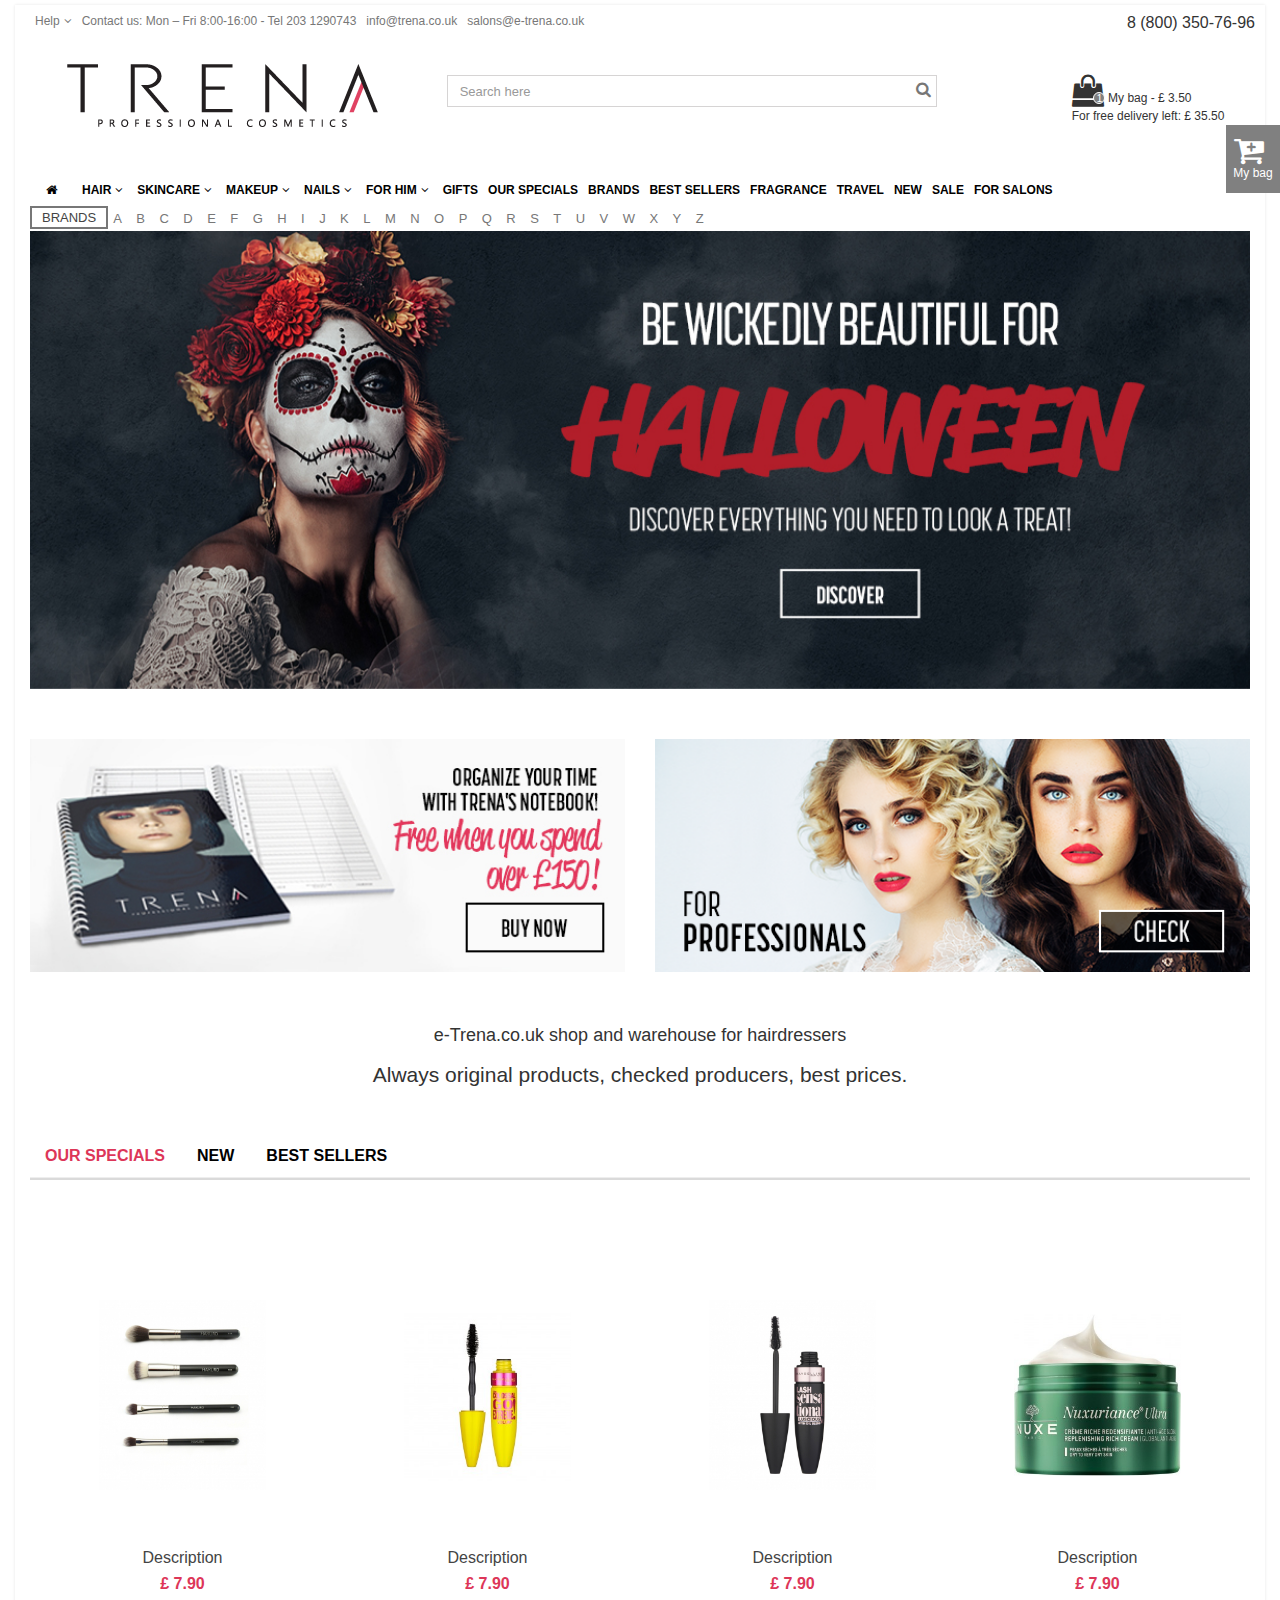
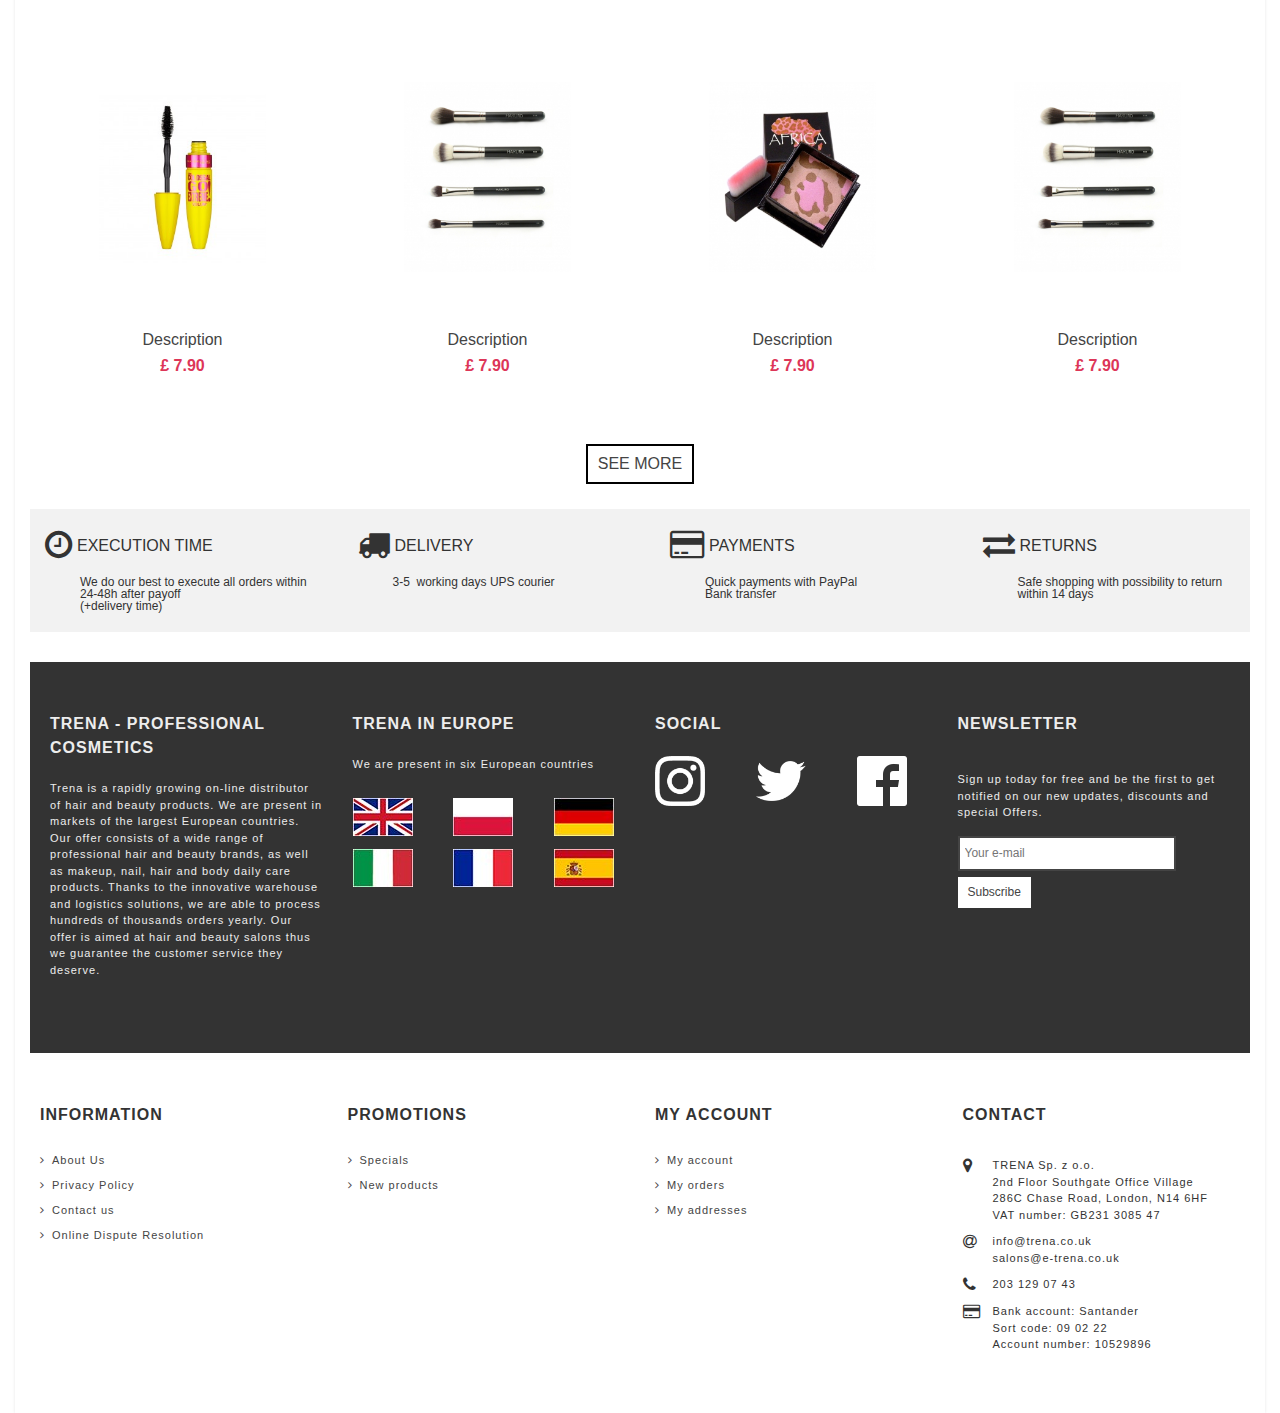
<file: index.html>
<!DOCTYPE html>
<html lang="en">
<head>
    <meta charset="UTF-8">
    <title>Title</title>
    <meta name="viewport" content="width=device-width, initial-scale=1">
    <link href="trena/skin/bootstrap.min.css" rel="stylesheet"/>
    <link href="trena/skin/fonts/bootstrap/bootstrap-social.css" rel="stylesheet"/>
    <link href="trena/skin/css/font-awesome.css" rel="stylesheet"/>
    <link href="trena/skin/css/font-awesome.min.css" rel="stylesheet"/>
    <link rel="stylesheet"
          href="trena/skin/js/OwlCarousel2-2.2.1/docs/assets/owlcarousel/assets/owl.carousel.min.css"/>
    <link rel="stylesheet"
          href="trena/skin/js/OwlCarousel2-2.2.1/docs/assets/owlcarousel/assets/owl.theme.default.css"/>
    <link rel="stylesheet"
          href="trena/skin/js/OwlCarousel2-2.2.1/docs_src/assets/css/animate.css"/>
    <!--<link href="trena/sass/styles.css" rel="stylesheet" type="text/css"/>-->
    <link href="trena/stylesheets/screen.css" rel="stylesheet" type="text/css"/>
    <link href="trena/stylesheets/print.css" rel="stylesheet" type="text/css"/>
    <!--[if IE]>
    <link href="trena/stylesheets/ie.css" media="screen, projection" rel="stylesheet" type="text/css"/>
    <![endif]-->
    <!--<link href="/stylesheets/styles.css" rel="stylesheet" type="text/css"/>-->
    <link href="trena/sass/styles.css" rel="stylesheet" type="text/css"/>
</head>
<body id="site-index" class="container" onscroll="fixedMainMenu()">
<div id="modal"></div>
<header>
    <div class="element_to_pop_up">
        <a class="b-close close_popup"><i class="fa fa-remove"></i></a>
        <div class="popup_cart_block">
            <div class="cart_block_list">
                <div class="products">
                    <div data-id="cart_block_product" class="clearfix">
                        <a class="cart_images" href="#" title="Maybelline Rocket Volume Express 9.6 ml"><img
                                src="trena/skin/images/products/mascara-colossal-volum-express-go-extreme-maybelline-noir.jpg"
                                alt="Maybelline Rocket Volume Express 9.6 ml"></a>
                        <a class="cart_block_product_name" href="#" title="Maybelline Rocket Volume Express 9.6 ml">Maybelline
                            Rocket Volume Express 9.6 ml</a>
                    </div>
                </div>
                <div id="pro_added_success" class="success">Product successfully added to your shopping cart</div>

                <div class="layer_details">
                    <div class="layer_popup_cart">
                        <span>There are&nbsp;<span>1&nbsp;</span>products in your cart.</span>
                    </div>
                    <div class="layer_popup_cart">
                        <span>Total products&nbsp;(tax incl.)</span>
                        <span class="cart_price">£ 77.61</span>
                    </div>
                    <div class="layer_popup_cart">
                        <span>Total with shipping&nbsp;(tax incl.)</span>
                        <span class="cart_price">£ 77.61</span>
                    </div>
                </div>
                <div class="buttons_container row">
                    <div class="col-xxs-12 col-xs-12 col-md-6">
            <span class="btn btn-default btn-bootstrap b-close" title="Back">
                Back
            </span>
                    </div>
                    <div class="col-xxs-12 col-xs-12 col-md-6 btn_checkout_container">
                        <a class="btn btn-default btn-bootstrap" href="trena/Pages/product-details-page.html"
                           title="Proceed to checkout" rel="nofollow">
                            Checkout
                        </a>
                    </div>
                </div>
            </div>
        </div>
    </div>
    <!-- /Element to pop up -->
    <!-- Contact us top header -->
    <section class="row top_information_links">
        <ul class="menu info_block hidden-xs hidden-sm">
            <li><h2>Help<i class="fa fa-angle-down" aria-hidden="true"></i></h2>
                <ul class="submenu">
                    <li class="border_bottom_links"><a href='trena/Pages/returns-payment-delivery.html'>Returns &
                        Payment Delivery</a></li>
                    <li><a href='trena/Pages/contact-us.html'>Contact us</a></li>
                </ul>
            </li>
        </ul>
        <ul class="info_block hidden-xs hidden-sm">
            <li><a href="#">Contact us: Mon – Fri 8:00-16:00 - Tel 203
                1290743</a></li>
        </ul>
        <ul class="info_block hidden-xs hidden-sm">
            <li><a href="#">info@trena.co.uk</a></li>
        </ul>
        <ul class="info_block">
            <li><a href="#">salons@e-trena.co.uk</a></li>
        </ul>
        <div class="phone-number">8 (800) 350-76-96</div>
    </section>
    <!-- middle header container (logo, search, my bag) -->
    <section class="middle_container">
        <div class="row">
            <div class="logo_left col-md-4 text-center">
                <a class="logo_brand" href="#"><img
                        src="trena/skin/images/e-trenacouk-1451293131-6.jpg" alt="Trena"/></a>
            </div>
            <!-- Mobile navigition menu -->
            <div class="mob_menu hidden-md hidden-lg col-sm-4 col-xs-4">
                <div id="mySidenav" class="sidenav">
                    <a href="#" class="closebtn" onclick="closeNav()"><i class="fa fa-angle-left"></i></a>
                    <aside class="column_block mobile_main_sidebar">
                        <h3 class="title_block"><span>Menu</span></h3>
                        <!--menu 2 -->
                        <div class="block_mob_content_menu">
                            <div class="group_list_mobile">
                                <a href="#open_group_list_2_1r" class="list_group_item open_close"
                                   data-toggle="collapse">
                                    Hair
                                    <i class="fa fa-plus "></i>
                                </a>
                                <!--submenu 2-1 -->
                                <div class="group_box_list collapse" id="open_group_list_2_1r">
                                    <a href="#open_submenu2_2r" data-toggle="collapse" class="open_close">
                                        Shampoos<i class="fa fa-plus "></i></a>
                                    <!--submenu 2-2 -->
                                    <div class="collapse open_indoor" id="open_submenu2_2r">
                                        <a href="#open_submenu2_3r" data-toggle="collapse" class="open_close">
                                            Conditioners<i class="fa fa-plus "></i>
                                        </a>
                                    </div>
                                    <!--submenu 2-3 -->
                                    <div class="collapse open_submenu_lvl3" id="open_submenu2_3r">
                                        <a href="#"><p>Product</p></a>
                                        <a href="#"><p>Product</p></a>
                                        <a href="#"><p>Product</p></a>
                                    </div>
                                </div>
                            </div>
                        </div>
                        <!--menu 3 -->
                        <div class="block_mob_content_menu">
                            <div class="group_list_mobile">
                                <a href="#open_group_list_3_1b" class="list_group_item open_close"
                                   data-toggle="collapse">
                                    Skincare
                                    <i class="fa fa-plus "></i>
                                </a>
                                <!--submenu 3-1 -->
                                <div class="group_box_list collapse" id="open_group_list_3_1b">
                                    <a href="#open_submenu3_2b" data-toggle="collapse" class="open_close">
                                        Make-up Removal<i class="fa fa-plus "></i></a>
                                    <!--submenu 3-2 -->
                                    <div class="collapse open_indoor" id="open_submenu3_2b">
                                        <a href="#open_submenu3_3b" data-toggle="collapse" class="open_close">
                                            Sets<i class="fa fa-plus "></i>
                                        </a>
                                    </div>
                                    <!--submenu 3-3 -->
                                    <div class="collapse open_submenu_lvl3" id="open_submenu3_3b">
                                        <a href="#"><p>Product</p></a>
                                        <a href="#"><p>Product</p></a>
                                        <a href="#"><p>Product</p></a>
                                    </div>
                                </div>
                            </div>
                        </div>
                    </aside>
                </div>
                <span class="mobile_menu_btn" onclick="openNav()">&#9776;
                    Menu</span>
            </div>

            <div class="header_top_right col-md-5 col-sm-4 col-xs-5">
                <form class="stylish-input-group">
                    <input type="text"
                           class="form-control search_field_header"
                           placeholder="Search here"/>
                    <button type="submit"
                            name="submit_search"
                            class="button-search button_search_header">
                        <i class="fa fa-search"></i></button>
                </form>
            </div>

            <div id="top_my_bag" class="top_my_bag col-sm-3 col-md-offset-1 col-md-2 col-xs-3">
                <!-- popup my bag -->
                <div class="popup_my_bag info_block hidden-xs hidden-sm">
                    <div class="popup_content_my_bag">
                        <div class="cart_block">
                            <div class="cart_block_list">
                                <div class="products">
                                    <div data-id="cart_block_product" class="clearfix">
                                        <a class="cart_images"
                                           href="#" title="Maybelline Rocket Volume Express 9.6 ml"><img
                                                src="trena/skin/images/products/mascara-colossal-volum-express-go-extreme-maybelline-noir.jpg"
                                                alt="Maybelline Rocket Volume Express 9.6 ml"></a>

                                        <span class="quantity_formated"><span class="quantity">1</span>x</span><a
                                            class="cart_block_product_name" href="#"
                                            title="Maybelline Rocket Volume Express 9.6 ml">Maybelline Rocket...</a>
                                        <span class="price_mob_cart">£ 6.99<i class="fa fa-remove"></i></span>
                                    </div>
                                </div>

                                <div class="cart_prices">
                                    <div class="cart_prices_line first-line">
                                        <span class="price_mob_cart">£ 5.35</span>
                                        <span>Shipping</span>
                                    </div>

                                    <div class="cart_prices_line">
                                        <span class="price_mob_cart">£ 2.06</span>
                                        <span>Tax</span>
                                    </div>

                                    <div class="cart_prices_line last-line">
                                        <span class="price_mob_cart cart_block_total">£ 12.34</span>
                                        <span>Total</span>
                                    </div>
                                    <p>Prices are tax included</p>
                                </div>
                                <div class="row">
                                    <div class="col-xs-6">
                                        <a class="btn_mob_cart btn_site_default"
                                           href="trena/Pages/product-details-page.html" title="Checkout" rel="nofollow">
                                            Checkout</a>
                                    </div>
                                </div>
                            </div>
                        </div>
                    </div>

                </div>
                <!-- /popup my bag -->
                <div class="quantity_bag"><span class="quantity_number">1</span></div>
                <i class="fa fa-shopping-bag fa-2x" aria-hidden="true"></i>
                <span class="sum_in_bag">My bag - £ 3.50</span><br>
                <span class="sum_in_bag">For free delivery left: £ 35.50</span>
            </div>

            <div class="right_bag_wrap hidden-sm">
                <a class="right_fix_shop_cart open_bt" href="#" onclick="openCart()">
                    <i class="fa fa-cart-plus fa-2x" aria-hidden="true"></i>
                    <p>My bag</p>
                </a>
            </div>
            <div id="myCart" class="sidenav_cart">
                <a href="#" class="closebtn" onclick="closeCart()"><i class="fa fa-angle-right"></i></a>

                <div class="st_menu_title">
                    <h3 class="">Shopping bag</h3>
                    <a href="#" class="close_right_side_cart"></a>
                </div>
                <div class="cart_block">
                    <div class="cart_block_list">
                        <div class="products">
                            <div data-id="cart_block_product" class="clearfix">
                                <a class="cart_images"
                                   href="#" title="Maybelline Rocket Volume Express 9.6 ml"><img
                                        src="trena/skin/images/products/mascara-colossal-volum-express-go-extreme-maybelline-noir.jpg"
                                        alt="Maybelline Rocket Volume Express 9.6 ml"></a>

                                <span class="quantity_formated"><span class="quantity">1</span>x</span><a
                                    class="cart_block_product_name" href="#"
                                    title="Maybelline Rocket Volume Express 9.6 ml">Maybelline Rocket...</a>
                                <span class="price_mob_cart">£ 6.99<i class="fa fa-remove"></i></span>
                            </div>
                        </div>

                        <div class="cart_prices">
                            <div class="cart_prices_line first-line">
                                <span class="price_mob_cart">£ 5.35</span>
                                <span>Shipping</span>
                            </div>

                            <div class="cart_prices_line">
                                <span class="price_mob_cart">£ 2.06</span>
                                <span>Tax</span>
                            </div>

                            <div class="cart_prices_line last-line">
                                <span class="price_mob_cart cart_block_total ajax_block_cart_total">£ 12.34</span>
                                <span>Total</span>
                            </div>
                            <p>Prices are tax included</p>
                        </div>
                        <div class="shopping_bag_btns_container row">
                            <div class="col-xxs-6 col-xs-6 col-md-6">
                                <a href="#" onclick="closeCart()" class="btn btn_site_default mob_btn_shopping_cart b-close"
                                   title="Back">Back</a>
                            </div>
                            <div class="col-xxs-6 col-xs-6 col-md-6">
                                <a class="btn btn_site_default mob_btn_shopping_cart"
                                   href="trena/Pages/product-details-page.html"
                                   title="Proceed to checkout" rel="nofollow">Checkout</a>
                            </div>
                        </div>
                    </div>
                </div>
            </div>
        </div>
    </section><!--/middle header container-->

    <div class="row nav_container">
        <!-- desktop main Menu -->
        <nav id="navbar" class="col-md-12 nav_bar_menu hidden-sm hidden-xs">
            <ul class="elem_menu menu">
                <li><a href="#"><i class="fa fa-home icon_home"></i></a>

                    <!-- dropdown submenu for main menu -->

                    <div id="float_wind" class="row col-md-12 float_main_menu">
                        <div class="col-md-2">
                            <div class="float_menu_block">
                                <ul class="mu_level_1">
                                    <li class="ml_level_1">
                                        <a href="#" title="Hair Care" class="ma_level_1 ma_item title_block">Hair
                                            Care</a>
                                        <ul class="mu_level_2">
                                            <li class="ml_level_2">
                                                <a href="trena/Pages/products-page.html" title="Shampoos"
                                                   class="ma_level_2 ma_item ">Shampoos</a>
                                            </li>
                                            <li class="ml_level_2">
                                                <a href="trena/Pages/products-page.html" title="Conditioners"
                                                   class="ma_level_2 ma_item ">Conditioners</a>
                                            </li>
                                            <li class="ml_level_2">
                                                <a href="trena/Pages/products-page.html" title="Masks"
                                                   class="ma_level_2 ma_item ">Masks</a>
                                            </li>
                                            <li class="ml_level_2">
                                                <a href="trena/Pages/products-page.html" title="Treatments"
                                                   class="ma_level_2 ma_item ">Treatments</a>
                                            </li>
                                            <li class="ml_level_2">
                                                <a href="trena/Pages/products-page.html" title="Oils"
                                                   class="ma_level_2 ma_item ">Oils</a>
                                            </li>
                                            <li class="ml_level_2">
                                                <a href="trena/Pages/products-page.html" title="Silks and Serums "
                                                   class="ma_level_2 ma_item ">Silks
                                                    and Serums </a>
                                            </li>
                                            <li class="ml_level_2">
                                                <a href="trena/Pages/products-page.html" title="Fluids and Tonics"
                                                   class="ma_level_2 ma_item ">Fluids
                                                    and Tonics</a>
                                            </li>
                                            <li class="ml_level_2">
                                                <a href="trena/Pages/products-page.html" title="Care Sets"
                                                   class="ma_level_2 ma_item ">Care Sets</a>
                                            </li>
                                        </ul>
                                    </li>
                                </ul>
                            </div>
                        </div>
                        <div class="col-md-2">
                            <div class="float_menu_block">
                                <ul class="mu_level_1">
                                    <li class="ml_level_1">
                                        <a href="#" title="Hair Care" class="ma_level_1 ma_item title_block">Hair
                                            Care</a>
                                        <ul class="mu_level_2">
                                            <li class="ml_level_2">
                                                <a href="trena/Pages/products-page.html" title="Shampoos"
                                                   class="ma_level_2 ma_item ">Shampoos</a>
                                            </li>
                                            <li class="ml_level_2">
                                                <a href="trena/Pages/products-page.html" title="Conditioners"
                                                   class="ma_level_2 ma_item ">Conditioners</a>
                                            </li>
                                            <li class="ml_level_2">
                                                <a href="trena/Pages/products-page.html" title="Masks"
                                                   class="ma_level_2 ma_item ">Masks</a>
                                            </li>
                                            <li class="ml_level_2">
                                                <a href="trena/Pages/products-page.html" title="Oils"
                                                   class="ma_level_2 ma_item ">Oils</a>
                                            </li>
                                            <li class="ml_level_2">
                                                <a href="trena/Pages/products-page.html" title="Silks and Serums "
                                                   class="ma_level_2 ma_item ">Silks
                                                    and Serums </a>
                                            </li>
                                            <li class="ml_level_2">
                                                <a href="trena/Pages/products-page.html" title="Fluids and Tonics"
                                                   class="ma_level_2 ma_item ">Fluids
                                                    and Tonics</a>
                                            </li>
                                            <li class="ml_level_2">
                                                <a href="trena/Pages/products-page.html" title="Care Sets"
                                                   class="ma_level_2 ma_item ">Care Sets</a>
                                            </li>
                                        </ul>
                                    </li>
                                </ul>
                            </div>
                        </div>
                        <div class="col-md-2">
                            <div class="float_menu_block">
                                <ul class="mu_level_1">
                                    <li class="ml_level_1">
                                        <a href="#" title="Hair Care" class="ma_level_1 ma_item title_block">Hair
                                            Care</a>
                                        <ul class="mu_level_2">
                                            <li class="ml_level_2">
                                                <a href="trena/Pages/products-page.html" title="Shampoos"
                                                   class="ma_level_2 ma_item ">Shampoos</a>
                                            </li>
                                            <li class="ml_level_2">
                                                <a href="trena/Pages/products-page.html" title="Conditioners"
                                                   class="ma_level_2 ma_item ">Conditioners</a>
                                            </li>
                                            <li class="ml_level_2">
                                                <a href="trena/Pages/products-page.html" title="Masks"
                                                   class="ma_level_2 ma_item ">Masks</a>
                                            </li>
                                            <li class="ml_level_2">
                                                <a href="trena/Pages/products-page.html" title="Treatments"
                                                   class="ma_level_2 ma_item ">Treatments</a>
                                            </li>
                                            <li class="ml_level_2">
                                                <a href="trena/Pages/products-page.html" title="Oils"
                                                   class="ma_level_2 ma_item ">Oils</a>
                                            </li>
                                            <li class="ml_level_2">
                                                <a href="trena/Pages/products-page.html" title="Silks and Serums "
                                                   class="ma_level_2 ma_item ">Silks
                                                    and Serums </a>
                                            </li>
                                            <li class="ml_level_2">
                                                <a href="trena/Pages/products-page.html" title="Fluids and Tonics"
                                                   class="ma_level_2 ma_item ">Fluids
                                                    and Tonics</a>
                                            </li>
                                            <li class="ml_level_2">
                                                <a href="trena/Pages/products-page.html" title="Care Sets"
                                                   class="ma_level_2 ma_item ">Care Sets</a>
                                            </li>
                                        </ul>
                                    </li>
                                </ul>
                            </div>
                        </div>
                        <div class="col-md-2">
                            <div class="float_menu_block">
                                <ul class="mu_level_1">
                                    <li class="ml_level_1">
                                        <a href="#" title="Hair Care" class="ma_level_1 ma_item title_block">Hair
                                            Care</a>
                                        <ul class="mu_level_2">
                                            <li class="ml_level_2">
                                                <a href="trena/Pages/products-page.html" title="Shampoos"
                                                   class="ma_level_2 ma_item ">Shampoos</a>
                                            </li>
                                            <li class="ml_level_2">
                                                <a href="trena/Pages/products-page.html" title="Conditioners"
                                                   class="ma_level_2 ma_item ">Conditioners</a>
                                            </li>
                                            <li class="ml_level_2">
                                                <a href="trena/Pages/products-page.html" title="Masks"
                                                   class="ma_level_2 ma_item ">Masks</a>
                                            </li>
                                            <li class="ml_level_2">
                                                <a href="trena/Pages/products-page.html" title="Treatments"
                                                   class="ma_level_2 ma_item ">Treatments</a>
                                            </li>
                                            <li class="ml_level_2">
                                                <a href="trena/Pages/products-page.html" title="Oils"
                                                   class="ma_level_2 ma_item ">Oils</a>
                                            </li>
                                            <li class="ml_level_2">
                                                <a href="trena/Pages/products-page.html" title="Silks and Serums "
                                                   class="ma_level_2 ma_item ">Silks
                                                    and Serums </a>
                                            </li>
                                            <li class="ml_level_2">
                                                <a href="trena/Pages/products-page.html" title="Fluids and Tonics"
                                                   class="ma_level_2 ma_item ">Fluids
                                                    and Tonics</a>
                                            </li>
                                            <li class="ml_level_2">
                                                <a href="trena/Pages/products-page.html" title="Care Sets"
                                                   class="ma_level_2 ma_item ">Care Sets</a>
                                            </li>
                                        </ul>
                                    </li>
                                </ul>
                            </div>
                        </div>
                    </div>

                    <!-- /dropdown submenu for main menu -->

                </li>
                <li><a class="show_el" id="a1" href=#>HAIR<i class="fa fa-angle-down"></i></a>
                </li>
                <li><a href="#" class="show_el">SKINCARE<i class="fa fa-angle-down" aria-hidden="true"></i></a>
                </li>
                <li><a href="#" class="show_el">MAKEUP<i class="fa fa-angle-down" aria-hidden="true"></i></a>
                </li>
                <li><a href="#" class="show_el">NAILS<i class="fa fa-angle-down" aria-hidden="true"></i></a>
                </li>
                <li><a href="#" class="show_el">FOR HIM<i class="fa fa-angle-down" aria-hidden="true"></i></a>
                </li>
                <li>
                    <a href="#">GIFTS</a>
                </li>
                <li>
                    <a href="#">OUR SPECIALS</a>
                </li>
                <li>
                    <a href="trena/Pages/brands-page.html">BRANDS</a>
                </li>
                <li>
                    <a href="trena/Pages/products-page.html">BEST SELLERS</a>
                </li>
                <li>
                    <a href="#">FRAGRANCE</a>
                </li>
                <li>
                    <a href="#">TRAVEL</a>
                </li>
                <li>
                    <a href="#">NEW</a>
                </li>
                <li>
                    <a href="#">SALE</a>
                </li>
                <li>
                    <a href="#">FOR SALONS</a>
                </li>
            </ul>
        </nav>
    </div>
    <!--brands-->
    <div class="row brands_nav">
        <div class="col-md-12 bradns_block">
            <a href="trena/Pages/brands-page.html"><button class="brands_btn btn_site_default">brands</button></a>
            <ul class="alphabet_nav">
                <li class="dropdown_brands">
                    <a href="#">A</a>
                    <!-- dropdowm list -->
                    <ul class="submenu_brands">
                        <li><a href="#">AAAAAAAAAAAAAAAA</a></li>
                        <li><a href="#">Brand</a></li>
                        <li><a href="#">Brand</a></li>
                        <li><a href="#">Brand</a></li>
                        <li><a href="#">Brand</a></li>
                        <li><a href="#">Brand</a></li>
                        <li><a href="#">Brand</a></li>
                        <li><a href="#">Brand</a></li>
                        <li><a href="#">Brand</a></li>
                    </ul><!-- /dropdowm list -->
                </li>
                <li class="dropdown_brands">
                    <a href="#">B</a>
                    <!-- dropdowm list -->
                    <ul class="submenu_brands">
                        <li><a href="#">BBBBBBBBBBBB</a></li>
                        <li><a href="#">Brand</a></li>
                        <li><a href="#">Brand</a></li>
                    </ul><!-- /dropdowm list -->
                </li>
                <li class="dropdown_brands">
                    <a href="#">C</a>
                    <ul class="submenu_brands">
                        <li><a href="#">CCCCCCCCCCCC</a></li>
                        <li><a href="#">Brand</a></li>
                        <li><a href="#">Brand</a></li>
                    </ul><!-- /dropdowm list -->
                </li>
                <li class="dropdown_brands">
                    <a href="#">D</a>
                    <!-- dropdowm list -->
                    <ul class="submenu_brands">
                        <li><a href="#">DDDDDDDDDDDDD</a></li>
                        <li><a href="#">Brand</a></li>
                        <li><a href="#">Brand</a></li>
                    </ul><!-- /dropdowm list -->
                </li>
                <li class="dropdown_brands">
                    <a href="#">E</a>
                    <!-- dropdowm list -->
                    <ul class="submenu_brands">
                        <li><a href="#">EEEEEEEE</a></li>
                        <li><a href="#">Brand</a></li>
                        <li><a href="#">Brand</a></li>
                    </ul><!-- /dropdowm list -->
                </li>
                <li class="dropdown_brands">
                    <a href="#">F</a>
                    <!-- dropdowm list -->
                    <ul class="submenu_brands">
                        <li><a href="#">FFFFFFFFFF</a></li>
                        <li><a href="#">Brand</a></li>
                        <li><a href="#">Brand</a></li>
                    </ul><!-- /dropdowm list -->
                </li>
                <li class="dropdown_brands">
                    <a href="#">G</a>
                    <!-- dropdowm list -->
                    <ul class="submenu_brands">
                        <li><a href="#">GGGGGGGGGGGG</a></li>
                        <li><a href="#">Brand</a></li>
                        <li><a href="#">Brand</a></li>
                    </ul><!-- /dropdowm list -->
                </li>
                <li class="dropdown_brands">
                    <a href="#">H</a>
                    <!-- dropdowm list -->
                    <ul class="submenu_brands">
                        <li><a href="#">HHHHHHHHHHHH</a></li>
                        <li><a href="#">Brand</a></li>
                        <li><a href="#">Brand</a></li>
                    </ul><!-- /dropdowm list -->
                </li>
                <li class="dropdown_brands">
                    <a href="#">I</a>
                    <!-- dropdowm list -->
                    <ul class="submenu_brands">
                        <li><a href="#">IIIIIIIIIIII</a></li>
                        <li><a href="#">Brand</a></li>
                        <li><a href="#">Brand</a></li>
                    </ul><!-- /dropdowm list -->
                </li>
                <li class="dropdown_brands">
                    <a href="#">J</a>
                    <!-- dropdowm list -->
                    <ul class="submenu_brands">
                        <li><a href="#">JJJJJJJJJJJJ</a></li>
                        <li><a href="#">Brand</a></li>
                        <li><a href="#">Brand</a></li>
                    </ul><!-- /dropdowm list -->
                </li>
                <li class="dropdown_brands">
                    <a href="#">K</a>
                    <!-- dropdowm list -->
                    <ul class="submenu_brands">
                        <li><a href="#">KKKKKKKKKKK</a></li>
                        <li><a href="#">Brand</a></li>
                        <li><a href="#">Brand</a></li>
                    </ul><!-- /dropdowm list -->
                </li>
                <li class="dropdown_brands">
                    <a href="#">L</a>
                    <!-- dropdowm list -->
                    <ul class="submenu_brands">
                        <li><a href="#">LLLLLLLLLLL</a></li>
                        <li><a href="#">Brand</a></li>
                        <li><a href="#">Brand</a></li>
                    </ul><!-- /dropdowm list -->
                </li>
                <li class="dropdown_brands">
                    <a href="#">M</a>
                    <!-- dropdowm list -->
                    <ul class="submenu_brands">
                        <li><a href="#">MMMMMMMMMMM</a></li>
                        <li><a href="#">Brand</a></li>
                        <li><a href="#">Brand</a></li>
                    </ul><!-- /dropdowm list -->
                </li>
                <li class="dropdown_brands">
                    <a href="#">N</a>
                    <!-- dropdowm list -->
                    <ul class="submenu_brands">
                        <li><a href="#">NNNNNNNNNNNN</a></li>
                        <li><a href="#">Brand</a></li>
                        <li><a href="#">Brand</a></li>
                    </ul><!-- /dropdowm list -->
                </li>
                <li class="dropdown_brands">
                    <a href="#">O</a>
                    <!-- dropdowm list -->
                    <ul class="submenu_brands">
                        <li><a href="#">OOOOOOOOOOOOO</a></li>
                        <li><a href="#">Brand</a></li>
                        <li><a href="#">Brand</a></li>
                    </ul><!-- /dropdowm list -->
                </li>
                <li class="dropdown_brands">
                    <a href="#">P</a>
                    <!-- dropdowm list -->
                    <ul class="submenu_brands">
                        <li><a href="#">PPPPPPPPPPPPP</a></li>
                        <li><a href="#">Brand</a></li>
                        <li><a href="#">Brand</a></li>
                    </ul><!-- /dropdowm list -->
                </li>
                <li class="dropdown_brands">
                    <a href="#">Q</a>
                    <!-- dropdowm list -->
                    <ul class="submenu_brands">
                        <li><a href="#">QQQQQQQQQQQQQ</a></li>
                        <li><a href="#">Brand</a></li>
                        <li><a href="#">Brand</a></li>
                    </ul><!-- /dropdowm list -->
                </li>
                <li class="dropdown_brands">
                    <a href="#">R</a>
                    <!-- dropdowm list -->
                    <ul class="submenu_brands">
                        <li><a href="#">RRRRRRRRRRRRR</a></li>
                        <li><a href="#">Brand</a></li>
                        <li><a href="#">Brand</a></li>
                    </ul><!-- /dropdowm list -->
                </li>
                <li class="dropdown_brands">
                    <a href="#">S</a>
                    <!-- dropdowm list -->
                    <ul class="submenu_brands">
                        <li><a href="#">SSSSSSSSSSSSS</a></li>
                        <li><a href="#">Brand</a></li>
                        <li><a href="#">Brand</a></li>
                    </ul><!-- /dropdowm list -->
                </li>
                <li class="dropdown_brands">
                    <a href="#">T</a>
                    <!-- dropdowm list -->
                    <ul class="submenu_brands">
                        <li><a href="#">TTTTTTTTTTTTT</a></li>
                        <li><a href="#">Brand</a></li>
                        <li><a href="#">Brand</a></li>
                    </ul><!-- /dropdowm list -->
                </li>
                <li class="dropdown_brands">
                    <a href="#">U</a>
                    <!-- dropdowm list -->
                    <ul class="submenu_brands">
                        <li><a href="#">UUUUUUUUU</a></li>
                        <li><a href="#">Brand</a></li>
                        <li><a href="#">Brand</a></li>
                    </ul><!-- /dropdowm list -->
                </li>
                <li class="dropdown_brands">
                    <a href="#">V</a>
                    <!-- dropdowm list -->
                    <ul class="submenu_brands">
                        <li><a href="#">VVVVVVVV</a></li>
                        <li><a href="#">Brand</a></li>
                        <li><a href="#">Brand</a></li>
                    </ul><!-- /dropdowm list -->
                </li>
                <li class="dropdown_brands">
                    <a href="#">W</a>
                    <!-- dropdowm list -->
                    <ul class="submenu_brands">
                        <li><a href="#">WWWWWWWWWWWW</a></li>
                        <li><a href="#">Brand</a></li>
                        <li><a href="#">Brand</a></li>
                    </ul><!-- /dropdowm list -->
                </li>
                <li class="dropdown_brands">
                    <a href="#">X</a>
                    <!-- dropdowm list -->
                    <ul class="submenu_brands">
                        <li><a href="#">XXXXXXXXXXX</a></li>
                        <li><a href="#">Brand</a></li>
                        <li><a href="#">Brand</a></li>
                    </ul><!-- /dropdowm list -->
                </li>
                <li class="dropdown_brands">
                    <a href="#">Y</a>
                    <!-- dropdowm list -->
                    <ul class="submenu_brands">
                        <li><a href="#">YYYYYYY</a></li>
                        <li><a href="#">Brand</a></li>
                        <li><a href="#">Brand</a></li>
                    </ul><!-- /dropdowm list -->
                </li>
                <li class="dropdown_brands">
                    <a href="#">Z</a>
                    <!-- dropdowm list -->
                    <ul class="submenu_brands">
                        <li><a href="#">ZZZZZZZZZZZZZ</a></li>
                        <li><a href="#">Brand</a></li>
                        <li><a href="#">Brand</a></li>
                    </ul><!-- /dropdowm list -->
                </li>
            </ul>
        </div>
    </div><!--/brands-->
</header>
<main>
    <section id="top_slider">
        <div class="container_slider">
            <div id="carousel_main_page" class="carousel">
                <div id="owl_carousel" class="owl-carousel carousel owl-theme main-owl-carousel">
                    <div class="item"><img src="trena/skin/images/slider/058b8d11180ff4878dddfc5f6b3fc55b.jpg" alt="Mirror Edge"></div>
                    <div class="item"><img src="trena/skin/images/slider/eece271004c21874228ab9a9e57e9e14.jpg" alt="The Last of us"></div>
                    <div class="item active"><img src="trena/skin/images/slider/c98053adee3efdae9f5ad07ae7d48726.jpg" alt="GTA V"></div>
                    <div class="item"><img src="trena/skin/images/slider/058b8d11180ff4878dddfc5f6b3fc55b.jpg" alt="Mirror Edge"></div>
                    <div class="item"><img src="trena/skin/images/slider/eece271004c21874228ab9a9e57e9e14.jpg" alt="The Last of us"></div>
                </div>
            </div>
        </div>
    </section> <!-- /#top_slider -->
    <!--banners-->
    <section id="banner_home_page">
        <div class="top_banner_container">
            <div class="row">
                <div class="col-sm-6 banner_block">
                    <a href="#" target="_self">
                        <img src="trena/skin/images/banners/3d7f82cec82e5024ea8b43750497dcca.jpg" alt="default-image">
                    </a>
                </div>
                <div class="col-sm-6 banner_block">
                    <h6><a href="#">
                        <img src="trena/skin/images/banners/8c9ee5798345da94024561e19f493221.png" alt="default-image">
                    </a></h6>
                </div>
            </div>
        </div>
    </section><!--/banners-->
    <!--short information about trena-->
    <article id="middle_info" class="hidden-xs middle_info_block">
        <h2>e-Trena.co.uk shop and warehouse for hairdressers</h2>
        <h5>Always original products, checked producers, best prices.</h5>
    </article>
    <!--Products container-->
    <section>
        <div class="tabs">
            <ul class="nav nav-tabs" id="tabs_list">
                <li class="active"><a href="#our_specials" data-toggle="tab">OUR SPECIALS</a></li>
                <li><a href="#tab_new" data-toggle="tab">NEW</a></li>
                <li><a href="#best_sellers" data-toggle="tab">BEST SELLERS</a></li>
            </ul>
            <hr class="top_line_product_list">
            <div class="tab-content tabs_container">
                <div class="tab-pane active" id="our_specials">
                    <div class="row">
                        <div class="col-xs-6 col-sm-4 col-md-3">
                            <div class="product_post">
                                <ul class="product_container">
                                    <li>
                                        <a href="trena/Pages/product-details-page.html"><img
                                                src="trena/skin/images/products/hakuro-set-de-brochas-de-maquillaje-y-contorno-de-ojos-h65-h69-h54-h14.jpg"
                                                alt="product-image"
                                                class="img-responsive"/>
                                        </a>
                                            <div class="show">
                                                <button type="button" class="btn_add_bag">
                                                    <span>Add to my bag</span>
                                                </button>
                                            </div>
                                    </li>
                                </ul>
                                <div class="product_name">
                                    <a href=""><span>Description</span></a>
                                    <div class="price_product_container">
                                        <span>£ 7.90</span>
                                    </div>
                                </div>
                            </div>
                        </div>
                        <div class="col-xs-6 col-sm-4 col-md-3">
                            <div class="product_post">
                                <ul class="product_container">
                                    <li>
                                        <a href="trena/Pages/product-details-page.html"><img
                                                src="trena/skin/images/products/mascara-colossal-volum-express-go-extreme-maybelline-noir.jpg"
                                                alt="product-image"
                                                class="img-responsive"/>
                                            </a>
                                            <div class="show">
                                                <button type="button" class="btn_add_bag"><span>Add to my bag</span>
                                                </button>
                                            </div>
                                    </li>
                                </ul>
                                <div class="product_name">
                                    <a href=""><span>Description</span></a>
                                    <div class="price_product_container">
                                        <span>£ 7.90</span>
                                    </div>
                                </div>
                            </div>
                        </div>
                        <div class="col-xs-6 col-sm-4 col-md-3">
                            <div class="product_post">
                                <ul class="product_container">
                                    <li>
                                        <a href="trena/Pages/product-details-page.html"><img
                                                src="trena/skin/images/products/maybelline-lash-sensational-luscious-mascara-occhi-nero-intenso-95ml.jpg"
                                                alt="product-image"
                                                class="img-responsive"/>
                                            </a>
                                            <div class="show">
                                                <button type="button" class="btn_add_bag"><span>Add to my bag</span>
                                                </button>
                                            </div>

                                    </li>
                                </ul>
                                <div class="product_name">
                                    <a href=""><span>Description</span></a>
                                    <div class="price_product_container">
                                        <span>£ 7.90</span>
                                    </div>
                                </div>
                            </div>
                        </div>
                        <div class="col-xs-6 col-sm-4 hidden-sm col-md-3">
                            <div class="product_post">
                                <ul class="product_container">
                                    <li>
                                        <a href="trena/Pages/product-details-page.html"><img
                                                src="trena/skin/images/products/nuxe-nuxuriance-ultra-replenishing-rich-cream-50ml.jpg"
                                                alt="product-image"
                                                class="img-responsive"/>
                                            </a>
                                            <div class="show">
                                                <button type="button" class="btn_add_bag"><span>Add to my bag</span>
                                                </button>
                                            </div>
                                    </li>
                                </ul>
                                <div class="product_name">
                                    <a href=""><span>Description</span></a>
                                    <div class="price_product_container">
                                        <span>£ 7.90</span>
                                    </div>
                                </div>
                            </div>
                        </div>
                    </div>
                    <div class="row">
                        <div class="col-xs-6 col-sm-4 col-md-3">
                            <div class="product_post">
                                <ul class="product_container">
                                    <li>
                                        <a href="trena/Pages/product-details-page.html"><img
                                                src="trena/skin/images/products/mascara-colossal-volum-express-go-extreme-maybelline-noir.jpg"
                                                alt="product-image"
                                                class="img-responsive"/>
                                            </a>
                                            <div class="show">
                                                <button type="button" class="btn_add_bag"><span>Add to my bag</span>
                                                </button>
                                            </div>
                                    </li>
                                </ul>
                                <div class="product_name">
                                    <a href=""><span>Description</span></a>
                                    <div class="price_product_container">
                                        <span>£ 7.90</span>
                                    </div>
                                </div>
                            </div>
                        </div>
                        <div class="col-xs-6 col-sm-4 col-md-3">
                            <div class="product_post">
                                <ul class="product_container">
                                    <li>
                                        <a href="trena/Pages/product-details-page.html"> <img
                                                src="trena/skin/images/products/hakuro-set-de-brochas-de-maquillaje-y-contorno-de-ojos-h65-h69-h54-h14.jpg"
                                                alt="product-image"
                                                class="img-responsive"/>
                                            </a>
                                            <div class="show">
                                                <button type="button" class="btn_add_bag"><span>Add to my bag</span>
                                                </button>
                                            </div>
                                    </li>
                                </ul>
                                <div class="product_name">
                                    <a href=""><span>Description</span></a>
                                    <div class="price_product_container">
                                        <span>£ 7.90</span>
                                    </div>
                                </div>
                            </div>
                        </div>
                        <div class="col-xs-6 col-sm-4 col-md-3">
                            <div class="product_post">
                                <ul class="product_container">
                                    <li>
                                        <a href="trena/Pages/product-details-page.html"><img
                                                src="trena/skin/images/products/w7-africa-blush-braungspuder-mit-pinsel-8g.jpg"
                                                alt="product-image"
                                                class="img-responsive"/>
                                            </a>
                                            <div class="show">
                                                <button type="button" class="btn_add_bag"><span>Add to my bag</span>
                                                </button>
                                            </div>
                                    </li>
                                </ul>
                                <div class="product_name">
                                    <a href=""><span>Description</span></a>
                                    <div class="price_product_container">
                                        <span>£ 7.90</span>
                                    </div>
                                </div>
                            </div>
                        </div>
                        <div class="col-xs-6 col-sm-4 hidden-sm col-md-3">
                            <div class="product_post">
                                <ul class="product_container">
                                    <li>
                                        <a href="trena/Pages/product-details-page.html"> <img
                                                src="trena/skin/images/products/hakuro-set-de-brochas-de-maquillaje-y-contorno-de-ojos-h65-h69-h54-h14.jpg"
                                                alt="product-image"
                                                class="img-responsive"/>
                                            </a>
                                            <div class="show">
                                                <button type="button" class="btn_add_bag"><span>Add to my bag</span>
                                                </button>
                                            </div>
                                    </li>
                                </ul>
                                <div class="product_name">
                                    <a href=""><span>Description</span></a>
                                    <div class="price_product_container">
                                        <span>£ 7.90</span>
                                    </div>
                                </div>
                            </div>
                        </div>
                    </div>
                </div>
                <div class="tab-pane" id="tab_new">

                    <div class="row">
                        <div class="col-xs-6 col-sm-4 col-md-3">
                            <div class="product_post">
                                <ul class="product_container">
                                    <li>
                                        <a href="trena/Pages/product-details-page.html"> <img
                                                src="trena/skin/images/products/hakuro-set-de-brochas-de-maquillaje-y-contorno-de-ojos-h65-h69-h54-h14.jpg"
                                                alt="product-image"
                                                class="img-responsive"/>
                                            </a>
                                            <div class="show">
                                                <button type="button" class="btn_add_bag"><span>Add to my bag</span>
                                                </button>
                                            </div>
                                    </li>
                                </ul>
                                <div class="product_name">
                                    <a href=""><span>Description</span></a>
                                    <div class="price_product_container">
                                        <span>£ 7.90</span>
                                    </div>
                                </div>
                            </div>
                        </div>
                        <div class="col-xs-6 col-sm-4 col-md-3">
                            <div class="product_post">
                                <ul class="product_container">
                                    <li>
                                        <a href="trena/Pages/product-details-page.html"><img
                                                src="trena/skin/images/products/hakuro-set-de-brochas-de-maquillaje-y-contorno-de-ojos-h65-h69-h54-h14.jpg"
                                                alt="product-image"
                                                class="img-responsive"/>
                                            </a>
                                            <div class="show">
                                                <button type="button" class="btn_add_bag"><span>Add to my bag</span>
                                                </button>
                                            </div>
                                    </li>
                                </ul>
                                <div class="product_name">
                                    <a href=""><span>Description</span></a>
                                    <div class="price_product_container">
                                        <span>£ 7.90</span>
                                    </div>
                                </div>
                            </div>
                        </div>
                        <div class="col-xs-6 col-sm-4 col-md-3">
                            <div class="product_post">
                                <ul class="product_container">
                                    <li>
                                        <a href="trena/Pages/product-details-page.html"><img
                                                src="trena/skin/images/products/hakuro-set-de-brochas-de-maquillaje-y-contorno-de-ojos-h65-h69-h54-h14.jpg"
                                                alt="product-image"
                                                class="img-responsive"/>
                                            </a>
                                            <div class="show">
                                                <button type="button" class="btn_add_bag"><span>Add to my bag</span>
                                                </button>
                                            </div>
                                    </li>
                                </ul>
                                <div class="product_name">
                                    <a href=""><span>Description</span></a>
                                    <div class="price_product_container">
                                        <span>£ 7.90</span>
                                    </div>
                                </div>
                            </div>
                        </div>
                        <div class="col-xs-6 col-sm-4 col-md-3">
                            <div class="product_post">
                                <ul class="product_container">
                                    <li>
                                        <a href="trena/Pages/product-details-page.html"><img
                                                src="trena/skin/images/products/hakuro-set-de-brochas-de-maquillaje-y-contorno-de-ojos-h65-h69-h54-h14.jpg"
                                                alt="product-image"
                                                class="img-responsive"/>
                                            </a>
                                            <div class="show">
                                                <button type="button" class="btn_add_bag"><span>Add to my bag</span>
                                                </button>
                                            </div>
                                    </li>
                                </ul>
                                <div class="product_name">
                                    <a href=""><span>Description</span></a>
                                    <div class="price_product_container">
                                        <span>£ 7.90</span>
                                    </div>
                                </div>
                            </div>
                        </div>

                    </div>

                    <div class="row">
                        <div class="col-xs-6 col-sm-4 col-md-3">
                            <div class="product_post">
                                <ul class="product_container">
                                    <li>
                                        <a href="trena/Pages/product-details-page.html"><img
                                                src="trena/skin/images/products/hakuro-set-de-brochas-de-maquillaje-y-contorno-de-ojos-h65-h69-h54-h14.jpg"
                                                alt="product-image"
                                                class="img-responsive"/>
                                            </a>
                                            <div class="show">
                                                <button type="button" class="btn_add_bag"><span>Add to my bag</span>
                                                </button>
                                            </div>
                                    </li>
                                </ul>
                                <div class="product_name">
                                    <a href=""><span>Description</span></a>
                                    <div class="price_product_container">
                                        <span>£ 7.90</span>
                                    </div>
                                </div>
                            </div>
                        </div>
                        <div class="col-xs-6 col-sm-4 col-md-3">
                            <div class="product_post">
                                <ul class="product_container">
                                    <li>
                                        <a href="trena/Pages/product-details-page.html"><img
                                                src="trena/skin/images/products/hakuro-set-de-brochas-de-maquillaje-y-contorno-de-ojos-h65-h69-h54-h14.jpg"
                                                alt="product-image"
                                                class="img-responsive"/>
                                            </a>
                                            <div class="show">
                                                <button type="button" class="btn_add_bag"><span>Add to my bag</span>
                                                </button>
                                            </div>
                                    </li>
                                </ul>
                                <div class="product_name">
                                    <a href=""><span>Description</span></a>
                                    <div class="price_product_container">
                                        <span>£ 7.90</span>
                                    </div>
                                </div>
                            </div>
                        </div>
                        <div class="col-xs-6 col-sm-4 col-md-3">
                            <div class="product_post">
                                <ul class="product_container">
                                    <li>
                                        <a href="trena/Pages/product-details-page.html"> <img
                                                src="trena/skin/images/products/hakuro-set-de-brochas-de-maquillaje-y-contorno-de-ojos-h65-h69-h54-h14.jpg"
                                                alt="product-image"
                                                class="img-responsive"/>
                                            </a>
                                            <div class="show">
                                                <button type="button" class="btn_add_bag"><span>Add to my bag</span>
                                                </button>
                                            </div>
                                    </li>
                                </ul>
                                <div class="product_name">
                                    <a href=""><span>Description</span></a>
                                    <div class="price_product_container">
                                        <span>£ 7.90</span>
                                    </div>
                                </div>
                            </div>
                        </div>
                        <div class="col-xs-6 col-sm-4 col-md-3">
                            <div class="product_post">
                                <ul class="product_container">
                                    <li>
                                        <a href="trena/Pages/product-details-page.html"> <img
                                                src="trena/skin/images/products/hakuro-set-de-brochas-de-maquillaje-y-contorno-de-ojos-h65-h69-h54-h14.jpg"
                                                alt="product-image"
                                                class="img-responsive"/>
                                            </a>
                                            <div class="show">
                                                <button type="button" class="btn_add_bag"><span>Add to my bag</span>
                                                </button>
                                            </div>
                                    </li>
                                </ul>
                                <div class="product_name">
                                    <a href=""><span>Description</span></a>
                                    <div class="price_product_container">
                                        <span>£ 7.90</span>
                                    </div>
                                </div>
                            </div>
                        </div>
                    </div>
                </div>
                <div class="tab-pane" id="best_sellers">

                    <div class="row">
                        <div class="col-xs-6 col-sm-4 col-md-3">
                            <div class="product_post">
                                <ul class="product_container">
                                    <li>
                                        <a href="trena/Pages/product-details-page.html"> <img
                                                src="trena/skin/images/products/maybelline-lash-sensational-luscious-mascara-occhi-nero-intenso-95ml.jpg"
                                                alt="product-image"
                                                class="img-responsive"/>
                                            </a>
                                            <div class="show">
                                                <button type="button" class="btn_add_bag"><span>Add to my bag</span>
                                                </button>
                                            </div>
                                    </li>
                                </ul>
                                <div class="product_name">
                                    <a href=""><span>Description</span></a>
                                    <div class="price_product_container">
                                        <span>£ 7.90</span>
                                    </div>
                                </div>
                            </div>
                        </div>
                        <div class="col-xs-6 col-sm-4 col-md-3">
                            <div class="product_post">
                                <ul class="product_container">
                                    <li>
                                        <a href="trena/Pages/product-details-page.html"><img
                                                src="trena/skin/images/products/w7-africa-blush-braungspuder-mit-pinsel-8g.jpg"
                                                alt="product-image"
                                                class="img-responsive"/>
                                            </a>
                                            <div class="show">
                                                <button type="button" class="btn_add_bag"><span>Add to my bag</span>
                                                </button>
                                            </div>
                                    </li>
                                </ul>
                                <div class="product_name">
                                    <a href=""><span>Description</span></a>
                                    <div class="price_product_container">
                                        <span>£ 7.90</span>
                                    </div>
                                </div>
                            </div>
                        </div>
                        <div class="col-xs-6 col-sm-4 col-md-3">
                            <div class="product_post">
                                <ul class="product_container">
                                    <li>
                                        <a href="trena/Pages/product-details-page.html"><img
                                                src="trena/skin/images/products/hakuro-set-de-brochas-de-maquillaje-y-contorno-de-ojos-h65-h69-h54-h14.jpg"
                                                alt="product-image"
                                                class="img-responsive"/>
                                            </a>
                                            <div class="show">
                                                <button type="button" class="btn_add_bag"><span>Add to my bag</span>
                                                </button>
                                            </div>
                                    </li>
                                </ul>
                                <div class="product_name">
                                    <a href=""><span>Description</span></a>
                                    <div class="price_product_container">
                                        <span>£ 7.90</span>
                                    </div>
                                </div>
                            </div>
                        </div>
                        <div class="col-xs-6 col-sm-4 hidden-sm col-md-3">
                            <div class="product_post">
                                <ul class="product_container">
                                    <li>
                                        <a href="trena/Pages/product-details-page.html"><img
                                                src="trena/skin/images/products/w7-africa-blush-braungspuder-mit-pinsel-8g.jpg"
                                                alt="product-image"
                                                class="img-responsive"/>
                                            </a>
                                            <div class="show">
                                                <button type="button" class="btn_add_bag"><span>Add to my bag</span>
                                                </button>
                                            </div>
                                    </li>
                                </ul>
                                <div class="product_name">
                                    <a href=""><span>Description</span></a>
                                    <div class="price_product_container">
                                        <span>£ 7.90</span>
                                    </div>
                                </div>
                            </div>
                        </div>
                    </div>

                    <div class="row">
                        <div class="col-xs-6 col-sm-4 col-md-3">
                            <div class="product_post">
                                <ul class="product_container">
                                    <li>
                                        <a href="trena/Pages/product-details-page.html"><img
                                                src="trena/skin/images/products/hakuro-set-de-brochas-de-maquillaje-y-contorno-de-ojos-h65-h69-h54-h14.jpg"
                                                alt="product-image"
                                                class="img-responsive"/>
                                            </a>
                                            <div class="show">
                                                <button type="button" class="btn_add_bag"><span>Add to my bag</span>
                                                </button>
                                            </div>
                                    </li>
                                </ul>
                                <div class="product_name">
                                    <a href=""><span>Description</span></a>
                                    <div class="price_product_container">
                                        <span>£ 7.90</span>
                                    </div>
                                </div>
                            </div>
                        </div>
                        <div class="col-xs-6 col-sm-4 col-md-3">
                            <div class="product_post">
                                <ul class="product_container">
                                    <li>
                                        <a href="trena/Pages/product-details-page.html"><img
                                                src="trena/skin/images/products/hakuro-set-de-brochas-de-maquillaje-y-contorno-de-ojos-h65-h69-h54-h14.jpg"
                                                alt="product-image"
                                                class="img-responsive"/>
                                            </a>
                                            <div class="show">
                                                <button type="button" class="btn_add_bag"><span>Add to my bag</span>
                                                </button>
                                            </div>
                                    </li>
                                </ul>
                                <div class="product_name">
                                    <a href=""><span>Description</span></a>
                                    <div class="price_product_container">
                                        <span>£ 7.90</span>
                                    </div>
                                </div>
                            </div>
                        </div>
                        <div class="col-xs-6 col-sm-4 col-md-3">
                            <div class="product_post">
                                <ul class="product_container">
                                    <li>
                                        <a href="trena/Pages/product-details-page.html"> <img
                                                src="trena/skin/images/products/hakuro-set-de-brochas-de-maquillaje-y-contorno-de-ojos-h65-h69-h54-h14.jpg"
                                                alt="product-image"
                                                class="img-responsive"/>
                                            </a>
                                            <div class="show">
                                                <button type="button" class="btn_add_bag"><span>Add to my bag</span>
                                                </button>
                                            </div>
                                    </li>
                                </ul>
                                <div class="product_name">
                                    <a href=""><span>Description</span></a>
                                    <div class="price_product_container">
                                        <span>£ 7.90</span>
                                    </div>
                                </div>
                            </div>
                        </div>
                        <div class="col-xs-6 col-sm-4 hidden-sm col-md-3">
                            <div class="product_post">
                                <ul class="product_container">
                                    <li>
                                        <a href="trena/Pages/product-details-page.html"><img
                                                src="trena/skin/images/products/hakuro-set-de-brochas-de-maquillaje-y-contorno-de-ojos-h65-h69-h54-h14.jpg"
                                                alt="product-image"
                                                class="img-responsive"/>
                                            </a>
                                            <div class="show">
                                                <button type="button" class="btn_add_bag"><span>Add to my bag</span>
                                                </button>
                                            </div>
                                    </li>
                                </ul>
                                <div class="product_name">
                                    <a href=""><span>Description</span></a>
                                    <div class="price_product_container">
                                        <span>£ 7.90</span>
                                    </div>
                                </div>
                            </div>
                        </div>
                    </div>
                </div>
            </div>
            <div class="block_more_products">
                <button class="btn_see_more btn_site_default">
                    <span>See more</span>
                </button>
            </div>
        </div>
        <!--Information block after products-->
        <aside>
            <div class="bottom_block_content">
                <div class="row">
                    <div class="col-xs-12 col-sm-3">
                        <div class="bottom_small_block">
                            <div class="clearfix small_content"><i
                                    class="fa fa-clock-o fa-2x" aria-hidden="true"></i>
                                <span>EXECUTION TIME</span>
                            </div>
                            <div class="clearfix small_description">
                                <p>We do our best to execute all orders within 24-48h after payoff <br>(+delivery
                                    time)</p>
                            </div>
                        </div>
                    </div>
                    <div class="col-xs-12 col-sm-3">
                        <div class="bottom_small_block">
                            <div class="clearfix small_content"><i class="fa fa-truck fa-2x"
                                                                   aria-hidden="true"></i><span>DELIVERY</span>
                            </div>
                            <div class="clearfix small_description"><strong>3-5 &nbsp;working days </strong>UPS
                                courier<span><br></span></div>
                        </div>
                    </div>
                    <div class="col-xs-12 col-sm-3">
                        <div class="bottom_small_block">
                            <div class="clearfix small_content"><i class="fa fa-credit-card fa-2x"
                                                                   aria-hidden="true"></i><span>PAYMENTS</span>
                            </div>
                            <div class="clearfix small_description"><p>Quick payments with PayPal<br>Bank
                                transfer</p></div>
                        </div>
                    </div>
                    <div class="col-xs-12 col-sm-3">
                        <div class="bottom_small_block">
                            <div class="clearfix small_content">
                                <i class="fa fa-exchange fa-2x"
                                   aria-hidden="true"></i>
                                <span>RETURNS</span>
                            </div>
                            <div class="clearfix small_description">
                                <p>Safe shopping with possibility to return within 14 days<br></p>
                            </div>
                        </div>
                    </div>
                </div>
            </div>
        </aside> <!--/Information block after products-->
    </section>
</main>
<!-- FOOTER-->
<footer>
    <!--Top black part of footer-->
    <section id="footer-top">
        <div class="row">
            <div class="about_block col-xs-12 col-sm-3">
                <div class="row">
                    <h3 class="title_block panel-title col-xs-11" id="headingOne">TRENA - PROFESSIONAL COSMETICS</h3>
                    <a class="btn collapse-button collapsed visible-xs col-xs-1 open_close"
                       data-toggle="collapse"
                       data-parent="#accordion" href="#collapseOne" aria-expanded="false"
                       aria-controls="collapseOne"><i class="fa fa-plus"></i></a>
                </div>
                <div class="footer_block_content">
                    <div id="collapseOne" class="js-collapsible collapse in" role="tabpanel"
                         aria-labelledby="headingOne">
                        <p>Trena is a rapidly growing on-line distributor of hair and beauty products. We are
                            present in
                            markets of the largest European countries. Our offer consists of a wide range of
                            professional hair and beauty brands, as well as makeup, nail, hair and body daily
                            care
                            products. Thanks to the innovative warehouse and logistics solutions, we are able to
                            process
                            hundreds of thousands orders yearly. Our offer is aimed at hair and beauty salons
                            thus
                            we
                            guarantee the customer service they deserve.</p>
                    </div>
                </div>
            </div>
            <hr class="visible-xs mobile_white_line">
            <!--End - About Block-->

            <!--Block with flags-->
            <div class="flags_block col-xs-12 col-sm-3">
                <div class="row">
                    <h3 class="title_block panel-title col-xs-11" id="headingTwo">TRENA IN EUROPE</h3>
                    <a class="btn collapse-button collapsed visible-xs col-xs-1 open_close" data-toggle="collapse"
                       data-parent="#accordion" href="#collapseTwo" aria-expanded="false"
                       aria-controls="collapseTwo"><i class="fa fa-plus"></i></a>
                </div>
                <div class="footer_block_content">
                    <div id="collapseTwo" class="js-collapsible collapse in" role="tabpanel"
                         aria-labelledby="headingTwo">
                        <p>We are present in six European countries</p>
                        <div class="row flag_container">
                            <div class="col-xs-4">
                                <a href="#" target="_blank">
                                    <img src="trena/skin/images/CO-UK.JPG" alt="flag-image"></a>
                            </div>
                            <div class="col-xs-4">
                                <a href="#" target="_blank">
                                    <img src="trena/skin/images/PL.JPG" alt="flag-image"></a>
                            </div>
                            <div class="col-xs-4">
                                <a href="#" target="_blank">
                                    <img src="trena/skin/images/DE.JPG" alt="flag-image"></a>
                            </div>
                        </div>
                        <div class="row flag_container">
                            <div class="col-xs-4">
                                <a href="#" target="_blank">
                                    <img src="trena/skin/images/IT.JPG" alt="flag-image"></a>
                            </div>
                            <div class="col-xs-4">
                                <a href="#" target="_blank">
                                    <img src="trena/skin/images/FR.JPG" alt="flag-image"></a>
                            </div>
                            <div class="col-xs-4">
                                <a href="#" target="_blank">
                                    <img src="trena/skin/images/ES.JPG" alt="flag-image"></a>
                            </div>
                        </div>
                    </div>
                </div>
            </div>
            <hr class="visible-xs mobile_white_line">
            <!--End - Block with flags-->

            <!--Social accounts block-->
            <div class="social_accounts_block col-xs-12 col-sm-3">
                <div class="row">
                    <h3 class="title_block panel-title col-xs-11" id="headingThree">SOCIAL</h3>
                    <a class="btn collapse-button collapsed visible-xs col-xs-1 open_close" data-toggle="collapse"
                       data-parent="#accordion" href="#collapseThree" aria-expanded="false"
                       aria-controls="collapseThree"><i class="fa fa-plus"></i>
                    </a>
                </div>
                <div id="collapseThree" class="js-collapsible collapse in" role="tabpanel"
                     aria-labelledby="headingThree">
                    <div class="row footer_social_links">
                        <div class="col-xs-4">
                            <a href="#" target="_blank">
                                <img src="trena/skin/images/instagram.png" alt="social-network-image"></a>
                        </div>
                        <div class="col-xs-4">
                            <a href="#" target="_blank">
                                <img src="trena/skin/images/twitter.png" alt="social-network-image"></a>
                        </div>
                        <div class="col-xs-4">
                            <a href="#" target="_blank">
                                <img src="trena/skin/images/faceboook.png" alt="social-network-image"></a>
                        </div>
                    </div>
                </div>
            </div>
            <hr class="visible-xs mobile_white_line">
            <!--End - Social accounts block-->

            <!-- Newsletter block-->
            <div class="newsletter_block col-xs-12 col-sm-3">
                <div class="row">
                    <h3 class="title_block panel-title col-xs-11" id="headingFour">Newsletter</h3>
                    <a class="btn collapse-button collapsed visible-xs col-xs-1 open_close" data-toggle="collapse"
                       data-parent="#accordion" href="#collapseFour" aria-expanded="false"
                       aria-controls="collapseFour"><i class="fa fa-plus"></i></a>
                </div>
                <div id="collapseFour" class="js-collapsible collapse in" role="tabpanel"
                     aria-labelledby="headingFour">
                    <div class="footer_block_content">
                        <form action="//e-trena.co.uk/" method="post">
                            <div class="form-group">
                                <div class="footer_block_content">
                                    <p>Sign up today for free and be the first to get notified on our new
                                        updates,
                                        discounts and special Offers.</p>
                                </div>
                                <input class="newsletter_input" id="newsletter-input" type="text"
                                       name="email" size="18" value="" placeholder="Your e-mail"><br>
                                <button type="submit" class="btn btn-primary btn_subscribe">
                                    Subscribe
                                </button>
                            </div>
                        </form>
                    </div>
                </div>
            </div>
            <hr class="visible-xs mobile_white_line">
            <!--End - Newsletter block-->
        </div>
    </section>
    <!--End - Top black part of footer-->

    <!--Bottom white part of footer-->
    <section id="footer-bottom">
        <div class="row">
            <!-- Information footer block -->
            <div class="links_footer col-xs-12 col-sm-3">
                <div class="row">
                    <h3 class="title_block panel-title col-xs-11" id="headingFive">INFORMATION</h3>
                    <a class="btn collapse-button collapsed visible-xs col-xs-1 open_close" data-toggle="collapse"
                       data-parent="#accordion" href="#collapseFive" aria-expanded="false"
                       aria-controls="collapseFive"><i class="fa fa-plus"></i></a>
                </div>
                <div id="collapseFive" class="js-collapsible collapse in" role="tabpanel"
                     aria-labelledby="headingFive">
                    <ul class="links_list">
                        <li>
                            <a href="#">About Us</a>
                        </li>
                        <li>
                            <a href="#">Privacy Policy</a>
                        </li>
                        <li>
                            <a href="#">Contact us</a>
                        </li>
                        <li>
                            <a href="#">Online Dispute Resolution</a>
                        </li>
                    </ul>
                </div>
            </div>

            <hr class="visible-xs mobile_grey_line">
            <!-- End - Information footer block -->

            <!-- Promotions footer block-->
            <div class="links_footer col-xs-12 col-sm-3">
                <div class="row">
                    <h3 class="title_block panel-title col-xs-11" id="headingSix">PROMOTIONS</h3>
                    <a class="btn collapse-button collapsed visible-xs col-xs-1 open_close" data-toggle="collapse"
                       data-parent="#accordion" href="#collapseSix" aria-expanded="false"
                       aria-controls="collapseSix"><i class="fa fa-plus"></i></a>
                </div>
                <div id="collapseSix" class="js-collapsible collapse in" role="tabpanel"
                     aria-labelledby="headingSix">
                    <ul class="links_list">
                        <li>
                            <a href="#">Specials</a>
                        </li>
                        <li>
                            <a href="#">New products</a>
                        </li>

                    </ul>
                </div>
            </div>
            <hr class="visible-xs mobile_grey_line">
            <!-- End - Promotions footer block-->

            <!--My account footer block-->
            <div class="links_footer col-xs-12 col-sm-3">
                <div class="row">
                    <h3 class="title_block panel-title col-xs-11" id="headingSeven">MY ACCOUNT</h3>
                    <a class="btn collapse-button collapsed visible-xs col-xs-1 open_close" data-toggle="collapse"
                       data-parent="#accordion" href="#collapseSeven" aria-expanded="false"
                       aria-controls="collapseSeven"><i class="fa fa-plus"></i></a>
                </div>
                <div id="collapseSeven" class="js-collapsible collapse in" role="tabpanel"
                     aria-labelledby="headingSeven">
                    <ul class="links_list">
                        <li>
                            <a href="#">My account</a>
                        </li>
                        <li>
                            <a href="#">My orders</a>
                        </li>
                        <li>
                            <a href="#">My addresses</a>
                        </li>
                    </ul>
                </div>
            </div>
            <hr class="visible-xs mobile_grey_line">
            <!--End - My account footer block-->


            <!-- Contact footer block -->
            <div class="contact_block col-xs-12 col-sm-3">
                <div class="row">
                    <h3 class="title_block panel-title col-xs-11" id="headingEight">CONTACT</h3>
                    <a class="btn collapse-button collapsed visible-xs col-xs-1 open_close" data-toggle="collapse"
                       data-parent="#accordion" href="#collapseEight" aria-expanded="false"
                       aria-controls="collapseEight"><i class="fa fa-plus"></i></a>
                </div>
                <div id="collapseEight" class="js-collapsible collapse in" role="tabpanel"
                     aria-labelledby="headingSeven">
                    <div class="row">
                        <div class="col-xs-1">
                            <i class="fa fa-map-marker"></i>
                        </div>
                        <div class="footer_info_block col-xs-10">
                            <p>TRENA Sp. z o.o.</p>
                            <p>2nd Floor Southgate Office Village</p>
                            <p>286C Chase Road, London, N14 6HF</p>
                            <p>VAT number: GB231 3085 47</p>
                        </div>
                    </div>
                    <div class="row">
                        <div class="col-xs-1">
                            <i class="fa fa-at"></i>
                        </div>
                        <div class="footer_info_block col-xs-10">
                            <p>info@trena.co.uk</p>
                            <p>salons@e-trena.co.uk</p>
                        </div>
                    </div>
                    <div class="row">
                        <div class="col-xs-1">
                            <i class="fa fa-phone"></i>
                        </div>
                        <div class="footer_info_block col-xs-10">
                            <p>203 129 07 43</p>
                        </div>
                    </div>
                    <div class="row">
                        <div class="col-xs-1">
                            <i class="fa fa-credit-card"></i>
                        </div>
                        <div class="footer_info_block col-xs-10">
                            <p>Bank account: Santander</p>
                            <p>Sort code: 09 02 22</p>
                            <p>Account number: 10529896</p>
                        </div>
                    </div>
                </div>
            </div>
            <hr class="visible-xs mobile_grey_line">
        </div>
        <!-- End - Contact footer block -->

    </section>
    <!--End - Bottom white part of footer-->
</footer>

<script src="jQuery-1.12.4.js"></script>
<script src="trena/skin/js/bPopup/bpopup-x.x.x.min.js"></script>
<script src="bootstrap.js"></script>
<script src="trena/skin/js/OwlCarousel2-2.2.1/docs/assets/owlcarousel/owl.carousel.min.js"></script>
<script src="trena/skin/js/owlCarousel.js"></script>
<script src="trena/skin/js/custom.js"></script>
</body>
</html>
</file>
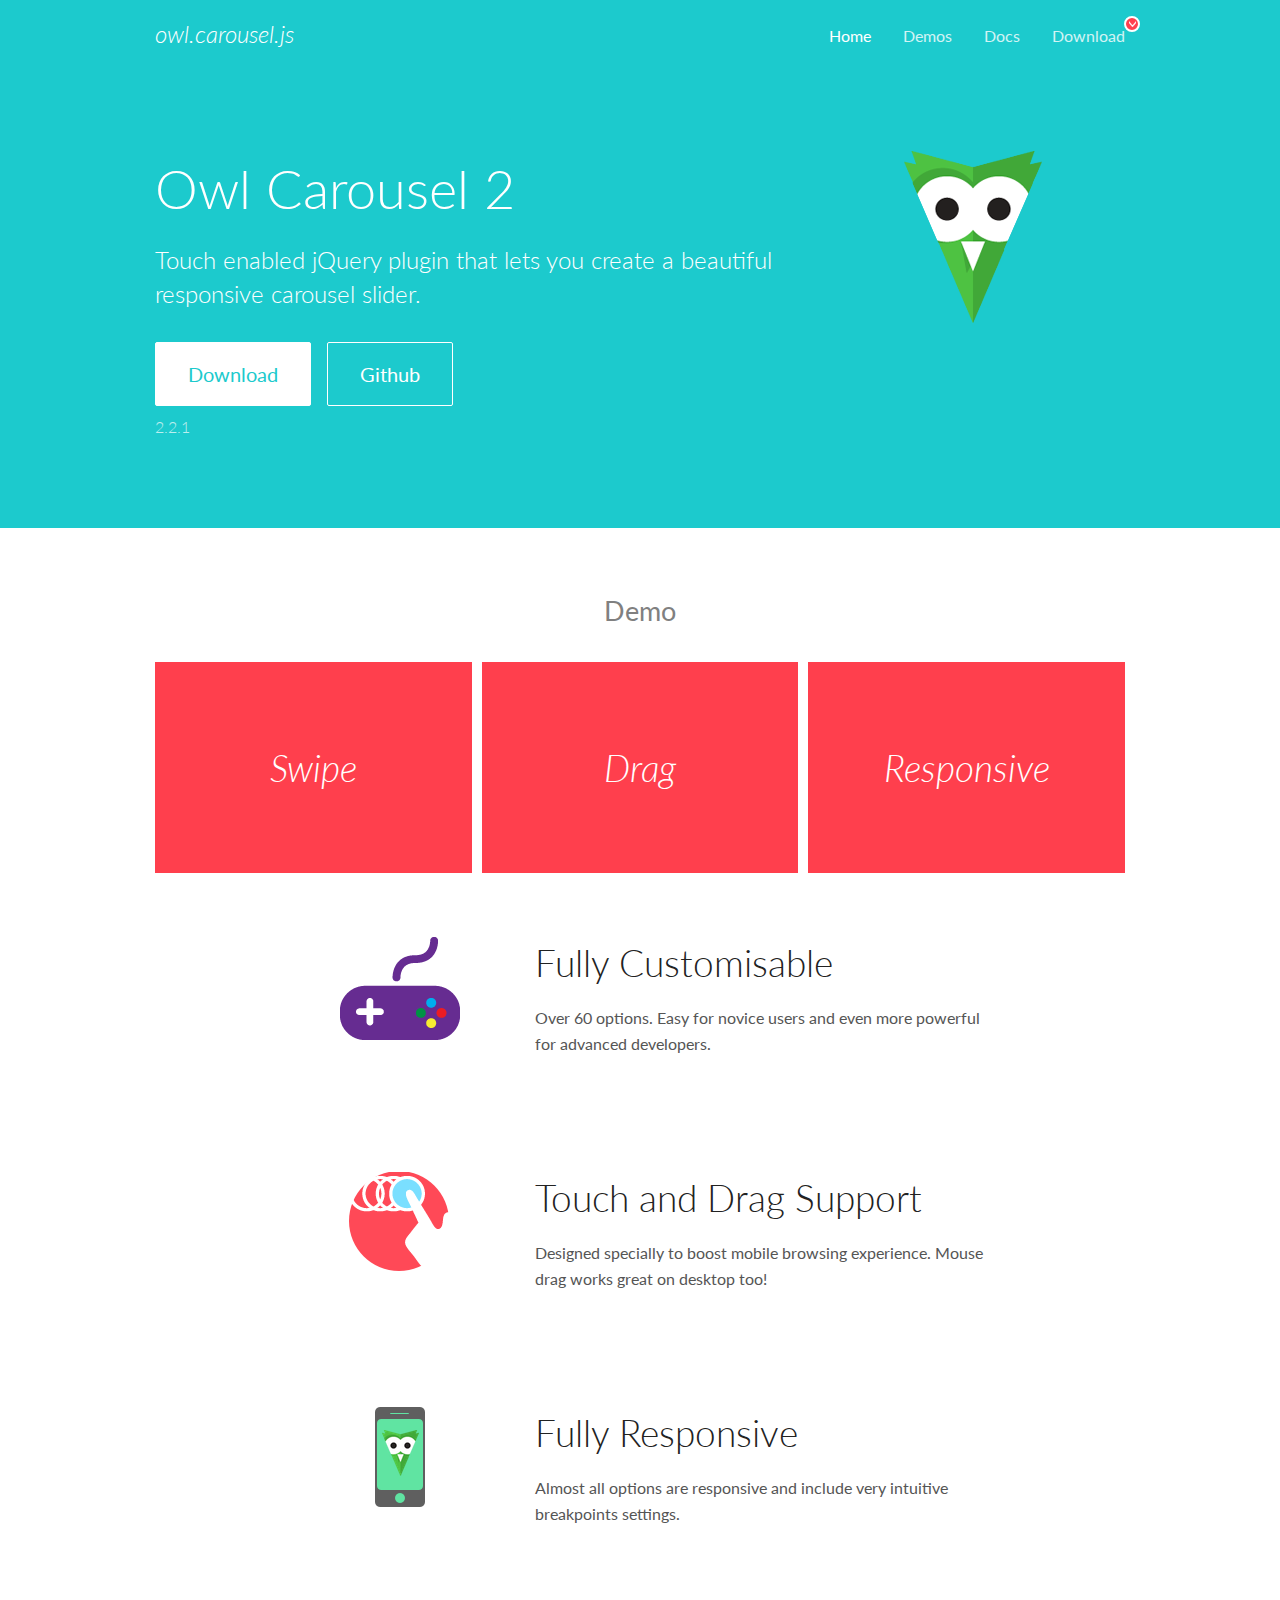
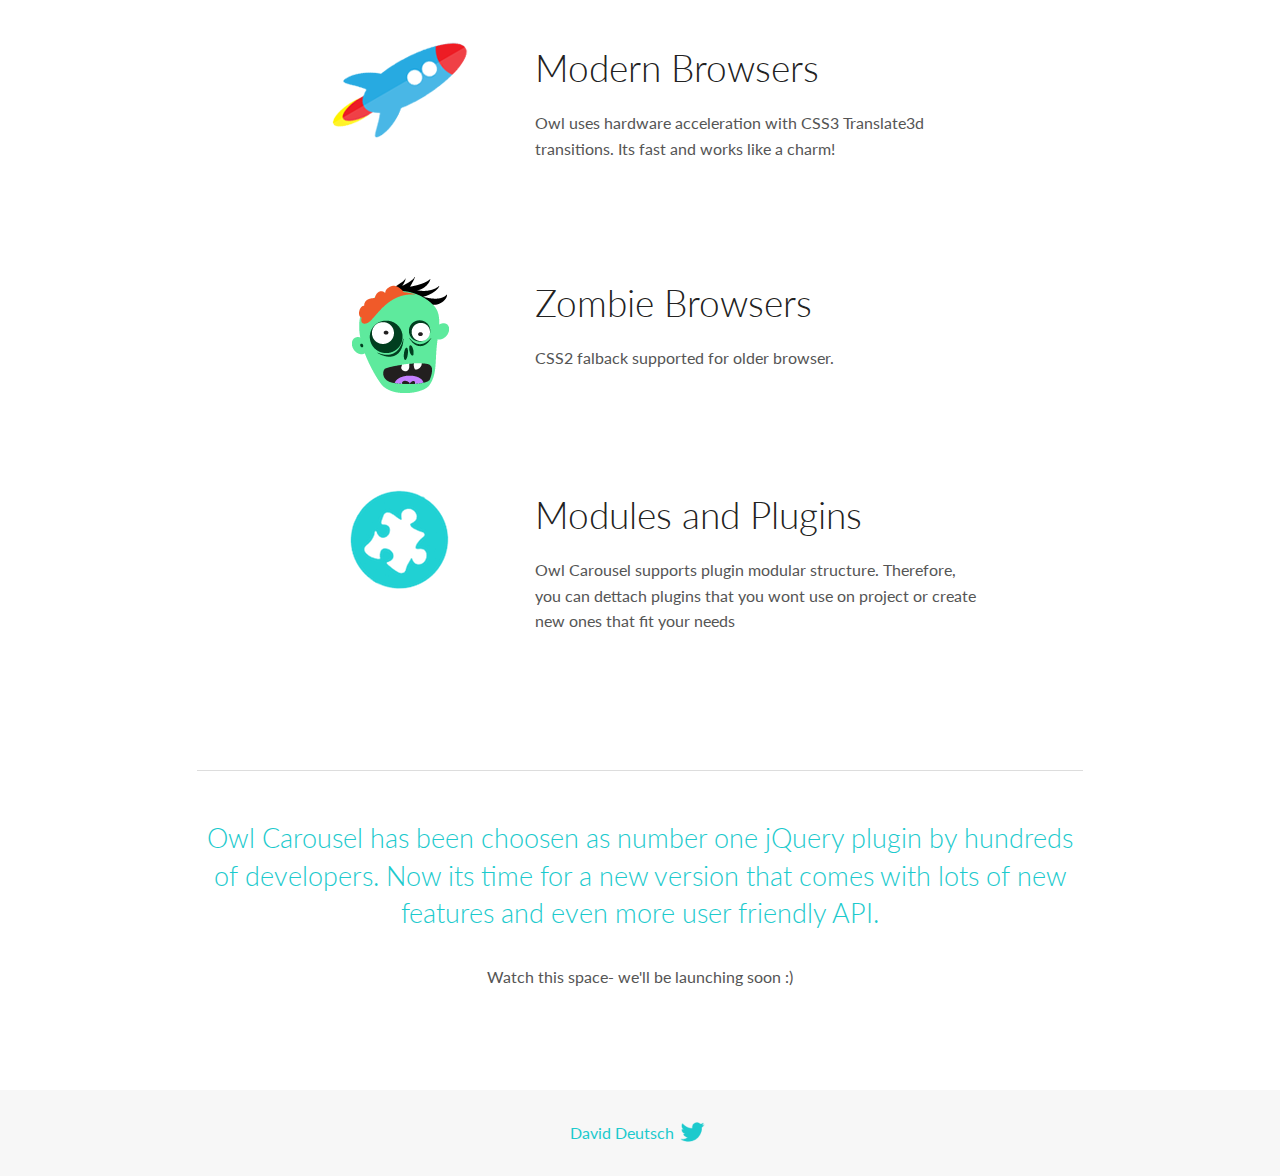
<file: trena/skin/js/OwlCarousel2-2.2.1/docs/index.html>
<!DOCTYPE html>
<html lang="en">
  <head>

    <!-- head -->
    <meta charset="utf-8">
    <meta name="msapplication-tap-highlight" content="no" />
    <meta name="viewport" content="width=device-width, initial-scale=1.0" />
    <meta name="description" content="Touch enabled jQuery plugin that lets you create beautiful responsive carousel slider.">
    <meta name="author" content="David Deutsch">
    <title>
      Home | Owl Carousel | 2.2.1
    </title>

    <!-- Stylesheets -->
    <link href='https://fonts.googleapis.com/css?family=Lato:300,400,700,400italic,300italic' rel='stylesheet' type='text/css'>
    <link rel="stylesheet" href="assets/css/docs.theme.min.css">

    <!-- Owl Stylesheets -->
    <link rel="stylesheet" href="assets/owlcarousel/assets/owl.carousel.min.css">
    <link rel="stylesheet" href="assets/owlcarousel/assets/owl.theme.default.min.css">

    <!-- HTML5 shim and Respond.js IE8 support of HTML5 elements and media queries -->

    <!--[if lt IE 9]>
      <script src="https://oss.maxcdn.com/libs/html5shiv/3.7.0/html5shiv.js"></script>
      <script src="https://oss.maxcdn.com/libs/respond.js/1.3.0/respond.min.js"></script>
    <![endif]-->

    <!-- Favicons -->
    <link rel="apple-touch-icon-precomposed" sizes="144x144" href="assets/ico/apple-touch-icon-144-precomposed.png">
    <link rel="shortcut icon" href="assets/ico/favicon.png">
    <link rel="shortcut icon" href="favicon.ico">

    <!-- Yeah i know js should not be in header. Its required for demos.-->

    <!-- javascript -->
    <script src="assets/vendors/jquery.min.js"></script>
    <script src="assets/owlcarousel/owl.carousel.js"></script>
  </head>
  <body>

    <!-- header -->
    <header class="header">
      <div class="row">
        <div class="large-12 columns">
          <div class="brand left">
            <h3>
              <a href="/OwlCarousel2/">owl.carousel.js</a> 
            </h3>
          </div>
          <a id="toggle-nav" class="right">
            <span></span> <span></span> <span></span> 
          </a> 
          <div class="nav-bar">
            <ul class="clearfix">
              <li class="active">
                <a href="/OwlCarousel2/index.html">Home</a> 
              </li>
              <li> <a href="/OwlCarousel2/demos/demos.html">Demos</a>  </li>
              <li> <a href="/OwlCarousel2/docs/started-welcome.html">Docs</a>  </li>
              <li>
                <a href="https://github.com/OwlCarousel2/OwlCarousel2/archive/2.2.1.zip">Download</a> 
                <span class="download"></span> 
              </li>
            </ul>
          </div>
        </div>
      </div>
    </header>

    <!-- home panel -->
    <section id="hero">
      <div class="row">
        <div class="large-8 medium-8 columns">
          <h1>Owl Carousel 2</h1>
          <h4>Touch enabled jQuery plugin that lets you create a beautiful responsive carousel slider.</h4>
          <a href="https://github.com/OwlCarousel2/OwlCarousel2/archive/2.2.1.zip" class="hero-button">Download</a> 
          <a href="https://github.com/OwlCarousel2/OwlCarousel2" class="hero-button outline">Github</a> 
          <p>2.2.1</p>
        </div>
        <div class="large-4 medium-4 columns">
          <img class="owl-logo" src="assets/img/owl-logo.png" alt="mr. Owl">
        </div>
      </div>
    </section>

    <!-- body -->
    <div class="home-demo">
      <div class="row">
        <div class="large-12 columns">
          <h3>Demo</h3>
          <div class="owl-carousel">
            <div class="item">
              <h2>Swipe</h2>
            </div>
            <div class="item">
              <h2>Drag</h2>
            </div>
            <div class="item">
              <h2>Responsive</h2>
            </div>
            <div class="item">
              <h2>CSS3</h2>
            </div>
            <div class="item">
              <h2>Fast</h2>
            </div>
            <div class="item">
              <h2>Easy</h2>
            </div>
            <div class="item">
              <h2>Free</h2>
            </div>
            <div class="item">
              <h2>Upgradable</h2>
            </div>
            <div class="item">
              <h2>Tons of options</h2>
            </div>
            <div class="item">
              <h2>Infinity</h2>
            </div>
            <div class="item">
              <h2>Auto Width</h2>
            </div>
          </div>
        </div>
      </div>
    </div>
    <script>
      var owl = $('.owl-carousel');
      owl.owlCarousel({
        margin: 10,
        loop: true,
        responsive: {
          0: {
            items: 1
          },
          600: {
            items: 2
          },
          1000: {
            items: 3
          }
        }
      })
    </script>

    <!-- features -->
    <div id="features">
      <div class="row">
        <div class="small-12 medium-9 small-centered columns">
          <section class="row feature">
            <div class="medium-4 small-12 columns">
              <img src="assets/img/feature-options.png" alt="">
            </div>
            <div class="medium-8 small-12 columns">
              <h2>Fully Customisable</h2>
              <p>Over 60 options. Easy for novice users and even more powerful for advanced developers.</p>
            </div>
          </section>
          <section class="row feature">
            <div class="medium-4 small-12 columns">
              <img src="assets/img/feature-drag.png" alt="">
            </div>
            <div class="medium-8 small-12 columns">
              <h2>Touch and Drag Support</h2>
              <p>Designed specially to boost mobile browsing experience. Mouse drag works great on desktop too!</p>
            </div>
          </section>
          <section class="row feature">
            <div class="medium-4 small-12 columns">
              <img src="assets/img/feature-responsive.png" alt="">
            </div>
            <div class="medium-8 small-12 columns">
              <h2>Fully Responsive</h2>
              <p>Almost all options are responsive and include very intuitive breakpoints settings.</p>
            </div>
          </section>
          <section class="row feature">
            <div class="medium-4 small-12 columns">
              <img src="assets/img/feature-modern.png" alt="">
            </div>
            <div class="medium-8 small-12 columns">
              <h2>Modern Browsers</h2>
              <p>Owl uses hardware acceleration with CSS3 Translate3d transitions. Its fast and works like a charm! </p>
            </div>
          </section>
          <section class="row feature">
            <div class="medium-4 small-12 columns">
              <img src="assets/img/feature-zombie.png" alt="">
            </div>
            <div class="medium-8 small-12 columns">
              <h2>Zombie Browsers</h2>
              <p>CSS2 falback supported for older browser.</p>
            </div>
          </section>
          <section class="row feature">
            <div class="medium-4 small-12 columns">
              <img src="assets/img/feature-module.png" alt="">
            </div>
            <div class="medium-8 small-12 columns">
              <h2>Modules and Plugins</h2>
              <p>Owl Carousel supports plugin modular structure. Therefore, you can dettach plugins that you wont use on project or create new ones that fit your needs</p>
            </div>
          </section>
        </div>
      </div>
    </div>

    <!-- footer -->
    <section id="teaser-text">
      <div class="row">
        <div class="small-12 medium-11 small-centered columns">
          <hr>
          <h3 id="owl-carousel-has-been-choosen-as-number-one-jquery-plugin-by-hundreds-of-developers-now-its-time-for-a-new-version-that-comes-with-lots-of-new-features-and-even-more-user-friendly-api-">Owl Carousel has been choosen as number one jQuery plugin by hundreds of developers. Now its time for a new version that comes with lots of new features and even more user friendly API.</h3>
          <p>Watch this space- we&#39;ll be launching soon :)</p>
        </div>
      </div>
    </section>

    <!-- footer -->
    <footer class="footer">
      <div class="row">
        <div class="large-12 columns">
          <h5>
            <a href="/OwlCarousel2/docs/support-contact.html">David Deutsch</a> 
            <a id="custom-tweet-button" href="https://twitter.com/share?url=https://github.com/OwlCarousel2/OwlCarousel2&text=Owl Carousel - This is so awesome! " target="_blank"></a> 
          </h5>
        </div>
      </div>
    </footer>

    <!-- vendors -->
    <script src="assets/vendors/highlight.js"></script>
    <script src="assets/js/app.js"></script>
  </body>
</html>
</file>
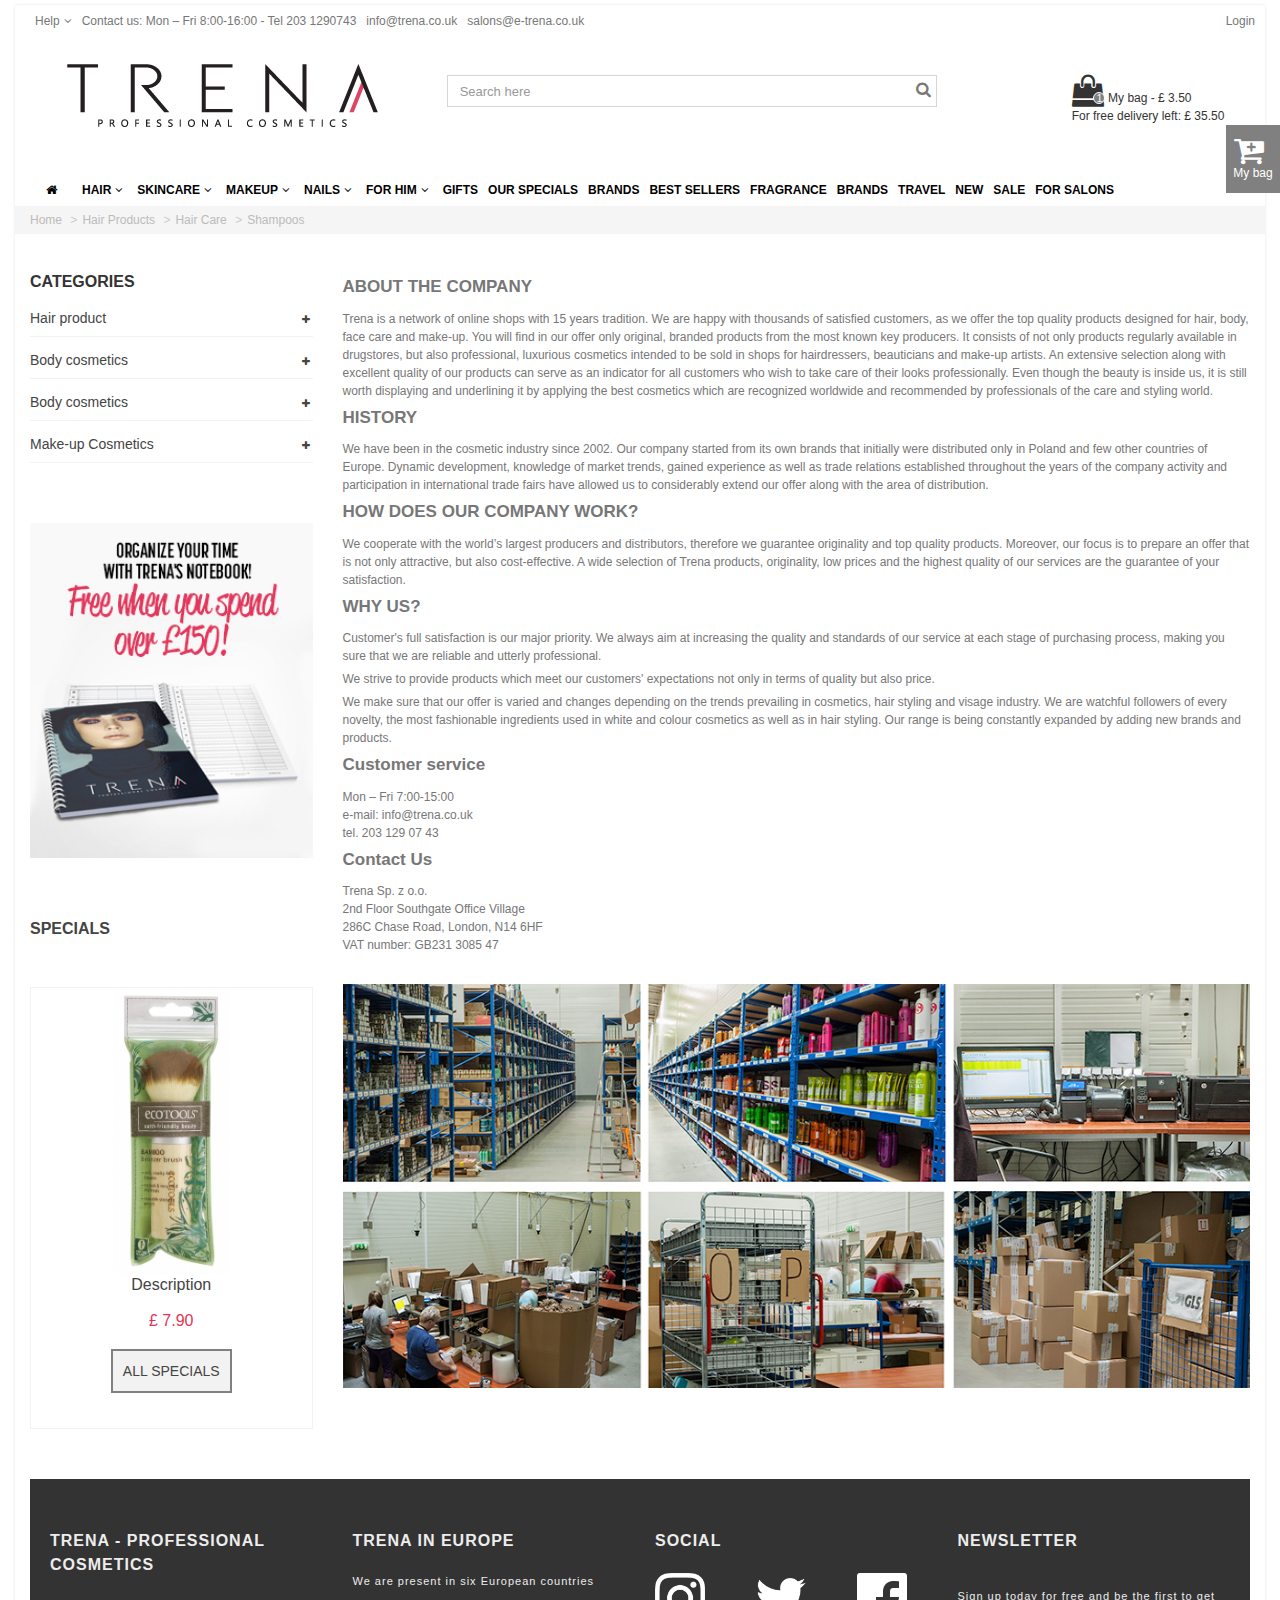
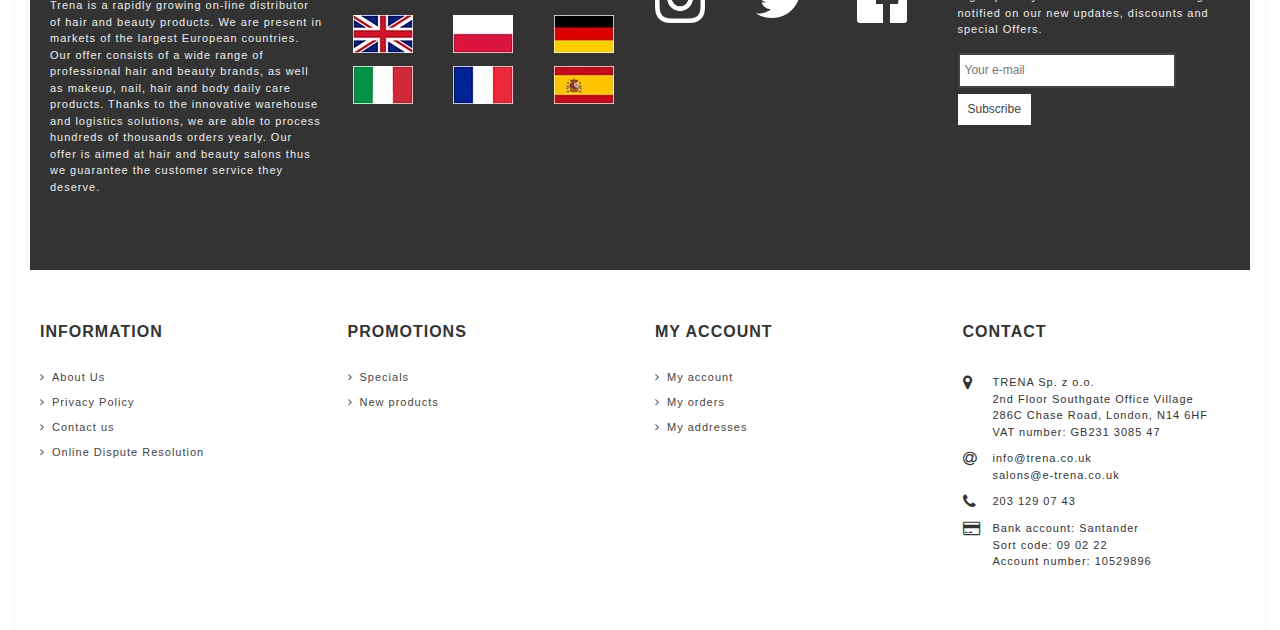
<file: trena/Pages/about-us.html>
<!DOCTYPE html>
<html lang="en">
<head>
    <meta charset="UTF-8">
    <title>Title</title>
    <meta name="viewport" content="width=device-width, initial-scale=1">
    <link href="../../trena/skin/bootstrap.min.css" rel="stylesheet"/>
    <link href="../../trena/skin/fonts/bootstrap/bootstrap-social.css" rel="stylesheet"/>
    <link href="../../trena/skin/css/font-awesome.css" rel="stylesheet"/>
    <link href="../../trena/skin/css/font-awesome.min.css" rel="stylesheet"/>
    <!-- slider-range -->
    <link rel="stylesheet" href="../../trena/skin/js/jQuery.ui/jquery-ui.min.css"/>
    <!-- /slider-range -->
    <link href="../../trena/stylesheets/screen.css" rel="stylesheet" type="text/css"/>
    <link href="../../trena/stylesheets/print.css" rel="stylesheet" type="text/css"/>
    <!--[if IE]>
    <link href="../../trena/stylesheets/ie.css" media="screen, projection" rel="stylesheet" type="text/css"/>
    <![endif]-->
    <!--<link href="/stylesheets/styles.css" rel="stylesheet" type="text/css"/>-->
    <link href="../../trena/sass/styles.css" rel="stylesheet" type="text/css"/>


</head>
<body id="site-index" class="container" onscroll="fixedMainMenu()">
<div id="modal"></div>
<header>
    <div class="element_to_pop_up">
        <a class="b-close"><i class="fa fa-remove"></i></a>
        <div class="popup_cart_block">
            <div class="cart_block_list">
                <div class="products">
                    <div data-id="cart_block_product" class="clearfix">
                        <a class="cart_images" href="#" title="Maybelline Rocket Volume Express 9.6 ml"><img
                                src="../../trena/skin/images/products/mascara-colossal-volum-express-go-extreme-maybelline-noir.jpg"
                                alt="Maybelline Rocket Volume Express 9.6 ml"></a>
                        <a class="cart_block_product_name" href="#" title="Maybelline Rocket Volume Express 9.6 ml">Maybelline
                            Rocket Volume Express 9.6 ml</a>
                    </div>
                </div>
                <div id="pro_added_success" class="success">Product successfully added to your shopping cart</div>

                <div class="layer_details">
                    <div class="layer_popup_cart">
                        <span>There are&nbsp;<span>1&nbsp;</span>products in your cart.</span>
                    </div>
                    <div class="layer_popup_cart">
                        <span>Total products&nbsp;(tax incl.)</span>
                        <span class="cart_price">£ 77.61</span>
                    </div>
                    <div class="layer_popup_cart">
                        <span>Total with shipping&nbsp;(tax incl.)</span>
                        <span class="cart_price">£ 77.61</span>
                    </div>
                </div>
                <div class="buttons_container row">
                    <div class="col-xxs-12 col-xs-12 col-md-6">
            <span class="btn btn-default btn-bootstrap" title="Back">
                Back
            </span>
                    </div>
                    <div class="col-xxs-12 col-xs-12 col-md-6 btn_checkout_container">
                        <a class="btn btn-default btn-bootstrap" href="../../trena/Pages/product-details-page.html"
                           title="Proceed to checkout" rel="nofollow">
                            Checkout
                        </a>
                    </div>
                </div>
            </div>
        </div>
    </div>
    <!-- /Element to pop up -->
    <!-- Contact us top header -->
    <section class="row top_information_links">
        <ul class="menu info_block hidden-xs hidden-sm">
            <li><h2>Help<i class="fa fa-angle-down" aria-hidden="true"></i></h2>
                <ul class="submenu">
                    <li class="border_bottom_links"><a href='../../trena/Pages/returns-payment-delivery.html'>Returns &
                        Payment Delivery</a></li>
                    <li><a href='../../trena/Pages/contact-us.html'>Contact us</a></li>
                </ul>
            </li>
        </ul>
        <ul class="info_block hidden-xs hidden-sm">
            <li><a href="#">Contact us: Mon – Fri 8:00-16:00 - Tel 203
                1290743</a></li>
        </ul>
        <ul class="info_block hidden-xs hidden-sm">
            <li><a href="#">info@trena.co.uk</a></li>
        </ul>
        <ul class="info_block">
            <li><a href="#">salons@e-trena.co.uk</a></li>
        </ul>
        <ul class="info_block login_site pull-right">
            <li>
                <a class="header_login_item"
                   href="../../trena/Pages/login.html"><span class="header_item">Login</span></a>
            </li>
        </ul>
    </section>
    <!-- middle header container (logo, search, my bag) -->
    <section class="middle_container">
        <div class="row">
            <div class="logo_left col-md-4 text-center">
                <a class="logo_brand" href="../../index.html"><img
                        src="../../trena/skin/images/e-trenacouk-1451293131-6.jpg" alt="Trena"/></a>
            </div>
            <!-- Mobile navigition menu -->
            <div class="mob_menu hidden-md hidden-lg col-sm-4 col-xs-4">
                <div id="mySidenav" class="sidenav">
                    <a href="#" class="closebtn" onclick="closeNav()"><i class="fa fa-angle-left"></i></a>
                    <aside class="column_block mobile_main_sidebar">
                        <h3 class="title_block"><span>Menu</span></h3>
                        <!--menu 2 -->
                        <div class="block_mob_content_menu">
                            <div class="group_list_mobile">
                                <a href="#open_group_list_2_1r" class="list_group_item open_close"
                                   data-toggle="collapse">
                                    Hair
                                    <i class="fa fa-plus "></i>
                                </a>
                                <!--submenu 2-1 -->
                                <div class="group_box_list collapse" id="open_group_list_2_1r">
                                    <a href="#open_submenu2_2r" data-toggle="collapse" class="open_close">
                                        Shampoos<i class="fa fa-plus "></i></a>
                                    <!--submenu 2-2 -->
                                    <div class="collapse open_indoor" id="open_submenu2_2r">
                                        <a href="#open_submenu2_3r" data-toggle="collapse" class="open_close">
                                            Conditioners<i class="fa fa-plus "></i>
                                        </a>
                                    </div>
                                    <!--submenu 2-3 -->
                                    <div class="collapse open_submenu_lvl3" id="open_submenu2_3r">
                                        <a href="#"><p>Product</p></a>
                                        <a href="#"><p>Product</p></a>
                                        <a href="#"><p>Product</p></a>
                                    </div>
                                </div>
                            </div>
                        </div>
                        <!--menu 3 -->
                        <div class="block_mob_content_menu">
                            <div class="group_list_mobile">
                                <a href="#open_group_list_3_1b" class="list_group_item open_close"
                                   data-toggle="collapse">
                                    Skincare
                                    <i class="fa fa-plus "></i>
                                </a>
                                <!--submenu 3-1 -->
                                <div class="group_box_list collapse" id="open_group_list_3_1b">
                                    <a href="#open_submenu3_2b" data-toggle="collapse" class="open_close">
                                        Make-up Removal<i class="fa fa-plus "></i></a>
                                    <!--submenu 3-2 -->
                                    <div class="collapse open_indoor" id="open_submenu3_2b">
                                        <a href="#open_submenu3_3b" data-toggle="collapse" class="open_close">
                                            Sets<i class="fa fa-plus "></i>
                                        </a>
                                    </div>
                                    <!--submenu 3-3 -->
                                    <div class="collapse open_submenu_lvl3" id="open_submenu3_3b">
                                        <a href="#"><p>Product</p></a>
                                        <a href="#"><p>Product</p></a>
                                        <a href="#"><p>Product</p></a>
                                    </div>
                                </div>
                            </div>
                        </div>
                    </aside>
                </div>
                <span class="mobile_menu_btn" onclick="openNav()">&#9776;
                    Menu</span>
            </div>

            <div class="header_top_right col-md-5 col-sm-4 col-xs-5">
                <form class="stylish-input-group">
                    <input type="text"
                           class="form-control search_field_header"
                           placeholder="Search here"/>
                    <button type="submit"
                            name="submit_search"
                            class="button-search button_search_header">
                        <i class="fa fa-search"></i></button>
                </form>
            </div>

            <div id="top_my_bag" class="top_my_bag col-sm-3 col-md-offset-1 col-md-2 col-xs-3">
                <!-- popup my bag -->
                <div class="popup_my_bag info_block hidden-xs hidden-sm">
                    <div class="popup_content_my_bag">
                        <div class="cart_block">
                            <div class="cart_block_list">
                                <div class="products">
                                    <div data-id="cart_block_product" class="clearfix">
                                        <a class="cart_images"
                                           href="#" title="Maybelline Rocket Volume Express 9.6 ml"><img
                                                src="../../trena/skin/images/products/mascara-colossal-volum-express-go-extreme-maybelline-noir.jpg"
                                                alt="Maybelline Rocket Volume Express 9.6 ml"></a>

                                        <span class="quantity_formated"><span class="quantity">1</span>x</span><a
                                            class="cart_block_product_name" href="#"
                                            title="Maybelline Rocket Volume Express 9.6 ml">Maybelline Rocket...</a>
                                        <span class="price_mob_cart">£ 6.99<i class="fa fa-remove"></i></span>
                                    </div>
                                </div>

                                <div class="cart_prices">
                                    <div class="cart_prices_line first-line">
                                        <span class="price_mob_cart">£ 5.35</span>
                                        <span>Shipping</span>
                                    </div>

                                    <div class="cart_prices_line">
                                        <span class="price_mob_cart">£ 2.06</span>
                                        <span>Tax</span>
                                    </div>

                                    <div class="cart_prices_line last-line">
                                        <span class="price_mob_cart cart_block_total">£ 12.34</span>
                                        <span>Total</span>
                                    </div>
                                    <p>Prices are tax included</p>
                                </div>
                                <div class="row">
                                    <div class="col-xs-6">
                                        <a class="btn_mob_cart btn_site_default"
                                           href="../../trena/Pages/product-details-page.html" title="Checkout" rel="nofollow">
                                            Checkout</a>
                                    </div>
                                </div>
                            </div>
                        </div>
                    </div>

                </div>
                <!-- /popup my bag -->
                <div class="quantity_bag"><span class="quantity_number">1</span></div>
                <i class="fa fa-shopping-bag fa-2x" aria-hidden="true"></i>
                <span class="sum_in_bag">My bag - £ 3.50</span><br>
                <span class="sum_in_bag">For free delivery left: £ 35.50</span>
            </div>

            <div class="right_bag_wrap hidden-sm">
                <a class="right_fix_shop_cart open_bt" href="#" onclick="openCart()">
                    <i class="fa fa-cart-plus fa-2x" aria-hidden="true"></i>
                    <p>My bag</p>
                </a>
            </div>
            <div id="myCart" class="sidenav_cart">
                <a href="#" class="closebtn" onclick="closeCart()"><i class="fa fa-angle-right"></i></a>

                <!--<div class="st_menu_title">-->
                <h3 class="title_block">
                    <span>Shopping bag</span>
                </h3>
                <a href="#" class="close_right_side_cart"></a>
                <!--</div>-->
                <div class="cart_block">
                    <div class="cart_block_list">
                        <div class="products">
                            <div data-id="cart_block_product" class="clearfix">
                                <a class="cart_images"
                                   href="#" title="Maybelline Rocket Volume Express 9.6 ml"><img
                                        src="../../trena/skin/images/products/mascara-colossal-volum-express-go-extreme-maybelline-noir.jpg"
                                        alt="Maybelline Rocket Volume Express 9.6 ml"></a>

                                <span class="quantity_formated"><span class="quantity">1</span>x</span><a
                                    class="cart_block_product_name" href="#"
                                    title="Maybelline Rocket Volume Express 9.6 ml">Maybelline Rocket...</a>
                                <span class="price_mob_cart">£ 6.99<i class="fa fa-remove"></i></span>
                            </div>
                        </div>

                        <div class="cart_prices">
                            <div class="cart_prices_line first-line">
                                <span class="price_mob_cart">£ 5.35</span>
                                <span>Shipping</span>
                            </div>

                            <div class="cart_prices_line">
                                <span class="price_mob_cart">£ 2.06</span>
                                <span>Tax</span>
                            </div>

                            <div class="cart_prices_line last-line">
                                <span class="price_mob_cart cart_block_total ajax_block_cart_total">£ 12.34</span>
                                <span>Total</span>
                            </div>
                            <p>Prices are tax included</p>
                        </div>
                        <div class="shopping_bag_btns_container row">
                            <div class="col-xxs-6 col-xs-6 col-md-6">
                                <a href="#" onclick="closeCart()" class="btn btn_site_default mob_btn_shopping_cart b-close"
                                   title="Back">Back</a>
                            </div>
                            <div class="col-xxs-6 col-xs-6 col-md-6">
                                <a class="btn btn_site_default mob_btn_shopping_cart"
                                   href="../../trena/Pages/product-details-page.html"
                                   title="Proceed to checkout" rel="nofollow">Checkout</a>
                            </div>
                        </div>
                    </div>
                </div>
            </div>
        </div>
    </section><!--/middle header container-->


        <!-- desktop main Menu -->
    <div class="row nav_container">
        <!-- desktop main Menu -->
        <nav id="navbar" class="col-md-12 nav_bar_menu hidden-sm hidden-xs">
            <ul class="elem_menu menu">
                <li><a href="#"><i class="fa fa-home icon_home"></i></a>

                    <!-- dropdown submenu for main menu -->

                    <div id="float_wind" class="row col-md-12 float_main_menu">
                        <div class="col-md-2">
                            <div class="float_menu_block">
                                <ul class="mu_level_1">
                                    <li class="ml_level_1">
                                        <a href="#" title="Hair Care" class="ma_level_1 ma_item title_block">Hair
                                            Care</a>
                                        <ul class="mu_level_2">
                                            <li class="ml_level_2">
                                                <a href="../../trena/Pages/products-page.html" title="Shampoos"
                                                   class="ma_level_2 ma_item ">Shampoos</a>
                                            </li>
                                            <li class="ml_level_2">
                                                <a href="../../trena/Pages/products-page.html" title="Conditioners"
                                                   class="ma_level_2 ma_item ">Conditioners</a>
                                            </li>
                                            <li class="ml_level_2">
                                                <a href="../../trena/Pages/products-page.html" title="Masks"
                                                   class="ma_level_2 ma_item ">Masks</a>
                                            </li>
                                            <li class="ml_level_2">
                                                <a href="../../trena/Pages/products-page.html" title="Treatments"
                                                   class="ma_level_2 ma_item ">Treatments</a>
                                            </li>
                                            <li class="ml_level_2">
                                                <a href="../../trena/Pages/products-page.html" title="Oils"
                                                   class="ma_level_2 ma_item ">Oils</a>
                                            </li>
                                            <li class="ml_level_2">
                                                <a href="../../trena/Pages/products-page.html" title="Silks and Serums "
                                                   class="ma_level_2 ma_item ">Silks
                                                    and Serums </a>
                                            </li>
                                            <li class="ml_level_2">
                                                <a href="../../trena/Pages/products-page.html" title="Fluids and Tonics"
                                                   class="ma_level_2 ma_item ">Fluids
                                                    and Tonics</a>
                                            </li>
                                            <li class="ml_level_2">
                                                <a href="../../trena/Pages/products-page.html" title="Care Sets"
                                                   class="ma_level_2 ma_item ">Care Sets</a>
                                            </li>
                                        </ul>
                                    </li>
                                </ul>
                            </div>
                        </div>
                        <div class="col-md-2">
                            <div class="float_menu_block">
                                <ul class="mu_level_1">
                                    <li class="ml_level_1">
                                        <a href="#" title="Hair Care" class="ma_level_1 ma_item title_block">Hair
                                            Care</a>
                                        <ul class="mu_level_2">
                                            <li class="ml_level_2">
                                                <a href="../../trena/Pages/products-page.html" title="Shampoos"
                                                   class="ma_level_2 ma_item ">Shampoos</a>
                                            </li>
                                            <li class="ml_level_2">
                                                <a href="../../trena/Pages/products-page.html" title="Conditioners"
                                                   class="ma_level_2 ma_item ">Conditioners</a>
                                            </li>
                                            <li class="ml_level_2">
                                                <a href="../../trena/Pages/products-page.html" title="Masks"
                                                   class="ma_level_2 ma_item ">Masks</a>
                                            </li>
                                            <li class="ml_level_2">
                                                <a href="../../trena/Pages/products-page.html" title="Oils"
                                                   class="ma_level_2 ma_item ">Oils</a>
                                            </li>
                                            <li class="ml_level_2">
                                                <a href="../../trena/Pages/products-page.html" title="Silks and Serums "
                                                   class="ma_level_2 ma_item ">Silks
                                                    and Serums </a>
                                            </li>
                                            <li class="ml_level_2">
                                                <a href="../../trena/Pages/products-page.html" title="Fluids and Tonics"
                                                   class="ma_level_2 ma_item ">Fluids
                                                    and Tonics</a>
                                            </li>
                                            <li class="ml_level_2">
                                                <a href="../../trena/Pages/products-page.html" title="Care Sets"
                                                   class="ma_level_2 ma_item ">Care Sets</a>
                                            </li>
                                        </ul>
                                    </li>
                                </ul>
                            </div>
                        </div>
                        <div class="col-md-2">
                            <div class="float_menu_block">
                                <ul class="mu_level_1">
                                    <li class="ml_level_1">
                                        <a href="#" title="Hair Care" class="ma_level_1 ma_item title_block">Hair
                                            Care</a>
                                        <ul class="mu_level_2">
                                            <li class="ml_level_2">
                                                <a href="../../trena/Pages/products-page.html" title="Shampoos"
                                                   class="ma_level_2 ma_item ">Shampoos</a>
                                            </li>
                                            <li class="ml_level_2">
                                                <a href="../../trena/Pages/products-page.html" title="Conditioners"
                                                   class="ma_level_2 ma_item ">Conditioners</a>
                                            </li>
                                            <li class="ml_level_2">
                                                <a href="../../trena/Pages/products-page.html" title="Masks"
                                                   class="ma_level_2 ma_item ">Masks</a>
                                            </li>
                                            <li class="ml_level_2">
                                                <a href="../../trena/Pages/products-page.html" title="Treatments"
                                                   class="ma_level_2 ma_item ">Treatments</a>
                                            </li>
                                            <li class="ml_level_2">
                                                <a href="../../trena/Pages/products-page.html" title="Oils"
                                                   class="ma_level_2 ma_item ">Oils</a>
                                            </li>
                                            <li class="ml_level_2">
                                                <a href="../../trena/Pages/products-page.html" title="Silks and Serums "
                                                   class="ma_level_2 ma_item ">Silks
                                                    and Serums </a>
                                            </li>
                                            <li class="ml_level_2">
                                                <a href="../../trena/Pages/products-page.html" title="Fluids and Tonics"
                                                   class="ma_level_2 ma_item ">Fluids
                                                    and Tonics</a>
                                            </li>
                                            <li class="ml_level_2">
                                                <a href="../../trena/Pages/products-page.html" title="Care Sets"
                                                   class="ma_level_2 ma_item ">Care Sets</a>
                                            </li>
                                        </ul>
                                    </li>
                                </ul>
                            </div>
                        </div>
                        <div class="col-md-2">
                            <div class="float_menu_block">
                                <ul class="mu_level_1">
                                    <li class="ml_level_1">
                                        <a href="#" title="Hair Care" class="ma_level_1 ma_item title_block">Hair
                                            Care</a>
                                        <ul class="mu_level_2">
                                            <li class="ml_level_2">
                                                <a href="../../trena/Pages/products-page.html" title="Shampoos"
                                                   class="ma_level_2 ma_item ">Shampoos</a>
                                            </li>
                                            <li class="ml_level_2">
                                                <a href="../../trena/Pages/products-page.html" title="Conditioners"
                                                   class="ma_level_2 ma_item ">Conditioners</a>
                                            </li>
                                            <li class="ml_level_2">
                                                <a href="../../trena/Pages/products-page.html" title="Masks"
                                                   class="ma_level_2 ma_item ">Masks</a>
                                            </li>
                                            <li class="ml_level_2">
                                                <a href="../../trena/Pages/products-page.html" title="Treatments"
                                                   class="ma_level_2 ma_item ">Treatments</a>
                                            </li>
                                            <li class="ml_level_2">
                                                <a href="../../trena/Pages/products-page.html" title="Oils"
                                                   class="ma_level_2 ma_item ">Oils</a>
                                            </li>
                                            <li class="ml_level_2">
                                                <a href="../../trena/Pages/products-page.html" title="Silks and Serums "
                                                   class="ma_level_2 ma_item ">Silks
                                                    and Serums </a>
                                            </li>
                                            <li class="ml_level_2">
                                                <a href="../../trena/Pages/products-page.html" title="Fluids and Tonics"
                                                   class="ma_level_2 ma_item ">Fluids
                                                    and Tonics</a>
                                            </li>
                                            <li class="ml_level_2">
                                                <a href="../../trena/Pages/products-page.html" title="Care Sets"
                                                   class="ma_level_2 ma_item ">Care Sets</a>
                                            </li>
                                        </ul>
                                    </li>
                                </ul>
                            </div>
                        </div>
                    </div>

                    <!-- /dropdown submenu for main menu -->

                </li>
                <li><a class="show_el" id="a1" href=#>HAIR<i class="fa fa-angle-down"></i></a>
                </li>
                <li><a href="#" class="show_el">SKINCARE<i class="fa fa-angle-down" aria-hidden="true"></i></a>
                </li>
                <li><a href="#" class="show_el">MAKEUP<i class="fa fa-angle-down" aria-hidden="true"></i></a>
                </li>
                <li><a href="#" class="show_el">NAILS<i class="fa fa-angle-down" aria-hidden="true"></i></a>
                </li>
                <li><a href="#" class="show_el">FOR HIM<i class="fa fa-angle-down" aria-hidden="true"></i></a>
                </li>
                <li>
                    <a href="#">GIFTS</a>
                </li>
                <li>
                    <a href="#">OUR SPECIALS</a>
                </li>
                <li>
                    <a href="#">BRANDS</a>
                </li>
                <li>
                    <a href="#">BEST SELLERS</a>
                </li>
                <li>
                    <a href="#">FRAGRANCE</a>
                </li>
                <li>
                    <a href="#">BRANDS</a>
                </li>
                <li>
                    <a href="#">TRAVEL</a>
                </li>
                <li>
                    <a href="#">NEW</a>
                </li>
                <li>
                    <a href="#">SALE</a>
                </li>
                <li>
                    <a href="#">FOR SALONS</a>
                </li>
            </ul>
        </nav>
    </div>

</header>
<section class="row">
    <div class="col-xs-12 clearfix breadcrumb_container">
        <ul class="breadcrumb breadcrumb_ul">
            <li><a href="#"><h2>Home</h2></a></li>
            <li><a href="#">Hair Products</a></li>
            <li><a href="#">Hair Care</a></li>
            <li><a href="#">Shampoos</a></li>
        </ul>
    </div>
</section>

<div class="contact_page">
    <div class="row">
        <div id="sidebar" class="left_bar col-xs-12 col-sm-3">    <!-- Block categories -->

            <aside class="column_block left_dropdown_menu left_sidebar">
                <h3 class="title_block"><span>Categories</span></h3>
                <!--menu 1 -->
                <div class="block_content">
                    <div class="group_list">
                        <a href="#open_group_list_1_1u" class="list_group_item open_close"
                           data-toggle="collapse">
                            Hair product
                            <i class="fa fa-plus "></i>
                        </a>
                        <!--submenu 1-1-->
                        <div class="group_box_list collapse" id="open_group_list_1_1u">
                            <a href="#open_submenu1_2u" data-toggle="collapse" class="open_close">
                                Hair care<i class="fa fa-plus "></i></a>
                            <!--submenu 1-2-->
                            <div class="collapse open_indoor" id="open_submenu1_2u">
                                <a href="#open_submenu1_3u" data-toggle="collapse" class="open_close">
                                    Hair styling<i class="fa fa-plus "></i>
                                </a>
                            </div>
                            <!--submenu 1-3-->
                            <div class="collapse open_submenu_lvl3" id="open_submenu1_3u">
                                <a href="#"><p>Product</p></a>
                                <a href="#"><p>Product</p></a>
                                <a href="#"><p>Product</p></a>
                            </div>


                            <a href="#open_group_list_1_2_1u" class="list_group_item open_close"
                               data-toggle="collapse">
                                Hair styling
                                <i class="fa fa-plus "></i>
                            </a>
                            <div class="group_box_list collapse" id="open_group_list_1_2_1u">
                                <a href="#open_submenu1_3_1u" data-toggle="collapse" class="open_close">
                                    Hairsprays<i class="fa fa-plus "></i></a>
                            </div>
                            <div class="collapse open_submenu_lvl3" id="open_submenu1_3_1u">
                                <a href="#"><p>Product</p></a>
                                <a href="#"><p>Product</p></a>
                                <a href="#"><p>Product</p></a>
                            </div>
                        </div>
                    </div>
                </div>

                <!--menu 2-->
                <div class="block_content">
                    <div class="group_list">
                        <a href="#open_group_list_2_1u" class="list_group_item open_close"
                           data-toggle="collapse">
                            Body cosmetics
                            <i class="fa fa-plus "></i>
                        </a>
                        <!--submenu 2-1-->
                        <div class="group_box_list collapse" id="open_group_list_2_1u">
                            <a href="#open_submenu2_2u" data-toggle="collapse" class="open_close">
                                Face<i class="fa fa-plus "></i></a>
                            <!--submenu 2-2-->
                            <div class="collapse open_indoor" id="open_submenu2_2u">
                                <a href="#open_submenu2_3u" data-toggle="collapse">
                                    Make-up Removal<i class="fa fa-plus "></i>
                                </a>
                            </div>
                            <!--submenu 2-3-->
                            <div class="collapse open_submenu_lvl3" id="open_submenu2_3u">
                                <a href="#"><p>Product</p></a>
                                <a href="#"><p>Product</p></a>
                                <a href="#"><p>Product</p></a>
                            </div>
                        </div>
                    </div>
                </div>
                <!--menu 3-->
                <div class="block_content">
                    <div class="group_list">
                        <a href="#open_group_list_3_1" class="list_group_item open_close"
                           data-toggle="collapse">
                            Body cosmetics
                            <i class="fa fa-plus "></i>
                        </a>
                        <!--submenu 3-1-->
                        <div class="group_box_list collapse" id="open_group_list_3_1">
                            <a href="#open_submenu3_2" data-toggle="collapse" class="open_close">
                                Face<i class="fa fa-plus "></i></a>
                            <!--submenu 3-2-->
                            <div class="collapse open_indoor" id="open_submenu3_2">
                                <a href="#open_submenu3_3" data-toggle="collapse" class="open_close">
                                    Make-up Removal<i class="fa fa-plus "></i>
                                </a>
                            </div>
                            <!--submenu 3-3-->
                            <div class="collapse open_submenu_lvl3" id="open_submenu3_3">
                                <a href="#"><p>Product</p></a>
                                <a href="#"><p>Product</p></a>
                                <a href="#"><p>Product</p></a>
                            </div>
                        </div>
                    </div>
                </div>
                <!--menu 4-->
                <div class="block_content">
                    <div class="group_list">
                        <a href="#open_group_list_4_1" class="list_group_item open_close"
                           data-toggle="collapse">
                            Make-up Cosmetics
                            <i class="fa fa-plus "></i>
                        </a>
                        <!--submenu 4-1 -->
                        <div class="group_box_list collapse" id="open_group_list_4_1">
                            <a href="#open_submenu4_2" data-toggle="collapse" class="open_close">
                                Accessories<i class="fa fa-plus "></i></a>
                            <!--submenu 4-2-->
                            <div class="collapse open_indoor" id="open_submenu4_2">
                                <a href="#open_submenu4_3" data-toggle="collapse" class="open_close">
                                    Brushes and sponges
                                    <i class="fa fa-plus "></i>
                                </a>
                            </div>
                            <!--submenu 4-3-->
                            <div class="collapse open_submenu_lvl3" id="open_submenu4_3">
                                <a href="#"><p>Product</p></a>
                                <a href="#"><p>Product</p></a>
                                <a href="#"><p>Product</p></a>
                            </div>
                        </div>
                    </div>
                </div>
            </aside>

            <aside class="col-xs-12 col-sm-12 left_banners_product_page">
                <a href="#"
                   target="_self" title="">
                    <img class="top_banner_image"
                         src="../../trena/skin/images/banners/7c2cfa11ad7aab2f34d98df6aa090d99.jpg"
                         alt="left_banner_image"></a>
            </aside>
            <aside class="col-xs-12 left_banners_product_page">
                <h2 class="title_block">
                    <a href="" title="Specials">Specials</a>
                </h2>
            </aside>
            <aside class="col-xs-12 col-sm-12 bottom_banners_product_page">
                <a href="#"
                   target="_self" title="">
                    <img class="bottom_banner_image"
                         src="../../trena/skin/images/banners/ecotools-bronzer-brush.jpg"
                         alt="left_banner_image"></a>

                <div class="product_name_banners text-center">
                    <a href=""><h5><span>Description</span></h5></a>
                    <div class="price_product_banner">
                        <span>£ 7.90</span>
                    </div>
                    <p>
                        <a class="btn btn-default btn_all_specials" href="#" title="All specials">All specials</a>
                    </p>
                </div>
            </aside>
        </div>
        <!--RTE list-->
        <section class="info_container col-xs-12 col-sm-9">
            <h4 class="title_block">ABOUT THE COMPANY</h4>
            <p>Trena is a network of online shops with 15 years tradition. We are happy with thousands of satisfied customers, as we offer the top quality products designed for hair, body, face care and make-up. You will find in our offer only original, branded products from the most known key producers. It consists of not only products regularly available in drugstores, but also professional, luxurious cosmetics intended to be sold in shops for hairdressers, beauticians and make-up artists. An extensive selection along with excellent quality of our products can serve as an indicator for all customers who wish to take care of their looks professionally. Even though the beauty is inside us, it is still worth displaying and underlining it by applying the best cosmetics which are recognized worldwide and recommended by professionals of the care and styling world.</p>
            <h4 class="title_block">HISTORY</h4>
            <p>We have been in the cosmetic industry since 2002. Our company started from its own brands that initially were distributed only in Poland and few other countries of Europe. Dynamic development, knowledge of market trends, gained experience as well as trade relations established throughout the years of the company activity and participation in international trade fairs have allowed us to considerably extend our offer along with the area of distribution.</p>
            <h4 class="title_block">HOW DOES OUR COMPANY WORK?</h4>
            <p>We cooperate with the world’s largest producers and distributors, therefore we guarantee originality and top quality products. Moreover, our focus is to prepare an offer that is not only attractive, but also cost-effective. A wide selection of Trena products, originality, low prices and the highest quality of our services are the guarantee of your satisfaction.</p>
            <h4 class="title_block">WHY US?</h4>
            <p>Customer's full satisfaction is our major priority. We always aim at increasing the quality and standards of our service at each stage of purchasing process, making you sure that we are reliable and utterly professional.</p>
            <p>We strive to provide products which meet our customers' expectations not only in terms of quality but also price.</p>
            <p>We make sure that our offer is varied and changes depending on the trends prevailing in cosmetics, hair styling and visage industry. We are watchful followers of every novelty, the most fashionable ingredients used in white and colour cosmetics as well as in hair styling. Our range is being constantly expanded by adding new brands and products.</p>
            <h4 class="title_block_small">Customer service</h4>
            <p>Mon – Fri 7:00-15:00<br>
                e-mail: info@trena.co.uk<br>
                tel. 203 129 07 43</p>
            <h4 class="title_block_small">Contact Us</h4>
            <p>Trena Sp. z o.o.<br>
                2nd Floor Southgate Office Village<br>
                286C Chase Road, London, N14 6HF<br>
                VAT number: GB231 3085 47</p>
            <img src="../../trena/skin/images/magazyn_1.jpg" class="img-responsive" alt="about company">
            <!--END-->
        </section>
    </div>
</div>


<footer>
    <!--Top black part of footer-->
    <section id="footer-top">
        <div class="row">
            <div class="about_block col-xs-12 col-sm-3">
                <div class="row">
                    <h3 class="title_block panel-title col-xs-11" id="headingOne">TRENA - PROFESSIONAL COSMETICS</h3>
                    <a class="btn collapse-button collapsed visible-xs col-xs-1 open_close"
                       data-toggle="collapse"
                       data-parent="#accordion" href="#collapseOne" aria-expanded="false"
                       aria-controls="collapseOne"><i class="fa fa-plus"></i></a>
                </div>
                <div class="footer_block_content">
                    <div id="collapseOne" class="js-collapsible collapse in" role="tabpanel"
                         aria-labelledby="headingOne">
                        <p>Trena is a rapidly growing on-line distributor of hair and beauty products. We are
                            present in
                            markets of the largest European countries. Our offer consists of a wide range of
                            professional hair and beauty brands, as well as makeup, nail, hair and body daily
                            care
                            products. Thanks to the innovative warehouse and logistics solutions, we are able to
                            process
                            hundreds of thousands orders yearly. Our offer is aimed at hair and beauty salons
                            thus
                            we
                            guarantee the customer service they deserve.</p>
                    </div>
                </div>
            </div>
            <hr class="visible-xs mobile_white_line">
            <!--End - About Block-->

            <!--Block with flags-->
            <div class="flags_block col-xs-12 col-sm-3">
                <div class="row">
                    <h3 class="title_block panel-title col-xs-11" id="headingTwo">TRENA IN EUROPE</h3>
                    <a class="btn collapse-button collapsed visible-xs col-xs-1 open_close" data-toggle="collapse"
                       data-parent="#accordion" href="#collapseTwo" aria-expanded="false"
                       aria-controls="collapseTwo"><i class="fa fa-plus"></i></a>
                </div>
                <div class="footer_block_content">
                    <div id="collapseTwo" class="js-collapsible collapse in" role="tabpanel"
                         aria-labelledby="headingTwo">
                        <p>We are present in six European countries</p>
                        <div class="row flag_container">
                            <div class="col-xs-4">
                                <a href="#" target="_blank">
                                    <img src="../../trena/skin/images/CO-UK.JPG" alt="flag-image"></a>
                            </div>
                            <div class="col-xs-4">
                                <a href="#" target="_blank">
                                    <img src="../../trena/skin/images/PL.JPG" alt="flag-image"></a>
                            </div>
                            <div class="col-xs-4">
                                <a href="#" target="_blank">
                                    <img src="../../trena/skin/images/DE.JPG" alt="flag-image"></a>
                            </div>
                        </div>
                        <div class="row flag_container">
                            <div class="col-xs-4">
                                <a href="#" target="_blank">
                                    <img src="../../trena/skin/images/IT.JPG" alt="flag-image"></a>
                            </div>
                            <div class="col-xs-4">
                                <a href="#" target="_blank">
                                    <img src="../../trena/skin/images/FR.JPG" alt="flag-image"></a>
                            </div>
                            <div class="col-xs-4">
                                <a href="#" target="_blank">
                                    <img src="../../trena/skin/images/ES.JPG" alt="flag-image"></a>
                            </div>
                        </div>
                    </div>
                </div>
            </div>
            <hr class="visible-xs mobile_white_line">
            <!--End - Block with flags-->

            <!--Social accounts block-->
            <div class="social_accounts_block col-xs-12 col-sm-3">
                <div class="row">
                    <h3 class="title_block panel-title col-xs-11" id="headingThree">SOCIAL</h3>
                    <a class="btn collapse-button collapsed visible-xs col-xs-1 open_close" data-toggle="collapse"
                       data-parent="#accordion" href="#collapseThree" aria-expanded="false"
                       aria-controls="collapseThree"><i class="fa fa-plus"></i>
                    </a>
                </div>
                <div id="collapseThree" class="js-collapsible collapse in" role="tabpanel"
                     aria-labelledby="headingThree">
                    <div class="row footer_social_links">
                        <div class="col-xs-4">
                            <a href="#" target="_blank">
                                <img src="../../trena/skin/images/instagram.png" alt="social-network-image"></a>
                        </div>
                        <div class="col-xs-4">
                            <a href="#" target="_blank">
                                <img src="../../trena/skin/images/twitter.png" alt="social-network-image"></a>
                        </div>
                        <div class="col-xs-4">
                            <a href="#" target="_blank">
                                <img src="../../trena/skin/images/faceboook.png" alt="social-network-image"></a>
                        </div>
                    </div>
                </div>
            </div>
            <hr class="visible-xs mobile_white_line">
            <!--End - Social accounts block-->

            <!-- Newsletter block-->
            <div class="newsletter_block col-xs-12 col-sm-3">
                <div class="row">
                    <h3 class="title_block panel-title col-xs-11" id="headingFour">Newsletter</h3>
                    <a class="btn collapse-button collapsed visible-xs col-xs-1 open_close" data-toggle="collapse"
                       data-parent="#accordion" href="#collapseFour" aria-expanded="false"
                       aria-controls="collapseFour"><i class="fa fa-plus"></i></a>
                </div>
                <div id="collapseFour" class="js-collapsible collapse in" role="tabpanel"
                     aria-labelledby="headingFour">
                    <div class="footer_block_content">
                        <form action="//e-trena.co.uk/" method="post">
                            <div class="form-group">
                                <div class="footer_block_content">
                                    <p>Sign up today for free and be the first to get notified on our new
                                        updates,
                                        discounts and special Offers.</p>
                                </div>
                                <input class="newsletter_input" id="newsletter-input" type="text"
                                       name="email" size="18" value="" placeholder="Your e-mail"><br>
                                <button type="submit" class="btn btn-primary btn_subscribe">
                                    Subscribe
                                </button>
                            </div>
                        </form>
                    </div>
                </div>
            </div>
            <hr class="visible-xs mobile_white_line">
            <!--End - Newsletter block-->
        </div>
    </section>
    <!--End - Top black part of footer-->

    <!--Bottom white part of footer-->
    <section id="footer-bottom">
        <div class="row">
            <!-- Information footer block -->
            <div class="links_footer col-xs-12 col-sm-3">
                <div class="row">
                    <h3 class="title_block panel-title col-xs-11" id="headingFive">INFORMATION</h3>
                    <a class="btn collapse-button collapsed visible-xs col-xs-1 open_close" data-toggle="collapse"
                       data-parent="#accordion" href="#collapseFive" aria-expanded="false"
                       aria-controls="collapseFive"><i class="fa fa-plus"></i></a>
                </div>
                <div id="collapseFive" class="js-collapsible collapse in" role="tabpanel"
                     aria-labelledby="headingFive">
                    <ul class="links_list">
                        <li>
                            <a href="#">About Us</a>
                        </li>
                        <li>
                            <a href="#">Privacy Policy</a>
                        </li>
                        <li>
                            <a href="#">Contact us</a>
                        </li>
                        <li>
                            <a href="#">Online Dispute Resolution</a>
                        </li>
                    </ul>
                </div>
            </div>

            <hr class="visible-xs mobile_grey_line">
            <!-- End - Information footer block -->

            <!-- Promotions footer block-->
            <div class="links_footer col-xs-12 col-sm-3">
                <div class="row">
                    <h3 class="title_block panel-title col-xs-11" id="headingSix">PROMOTIONS</h3>
                    <a class="btn collapse-button collapsed visible-xs col-xs-1 open_close" data-toggle="collapse"
                       data-parent="#accordion" href="#collapseSix" aria-expanded="false"
                       aria-controls="collapseSix"><i class="fa fa-plus"></i></a>
                </div>
                <div id="collapseSix" class="js-collapsible collapse in" role="tabpanel"
                     aria-labelledby="headingSix">
                    <ul class="links_list">
                        <li>
                            <a href="#">Specials</a>
                        </li>
                        <li>
                            <a href="#">New products</a>
                        </li>

                    </ul>
                </div>
            </div>
            <hr class="visible-xs mobile_grey_line">
            <!-- End - Promotions footer block-->

            <!--My account footer block-->
            <div class="links_footer col-xs-12 col-sm-3">
                <div class="row">
                    <h3 class="title_block panel-title col-xs-11" id="headingSeven">MY ACCOUNT</h3>
                    <a class="btn collapse-button collapsed visible-xs col-xs-1 open_close" data-toggle="collapse"
                       data-parent="#accordion" href="#collapseSeven" aria-expanded="false"
                       aria-controls="collapseSeven"><i class="fa fa-plus"></i></a>
                </div>
                <div id="collapseSeven" class="js-collapsible collapse in" role="tabpanel"
                     aria-labelledby="headingSeven">
                    <ul class="links_list">
                        <li>
                            <a href="#">My account</a>
                        </li>
                        <li>
                            <a href="#">My orders</a>
                        </li>
                        <li>
                            <a href="#">My addresses</a>
                        </li>
                    </ul>
                </div>
            </div>
            <hr class="visible-xs mobile_grey_line">
            <!--End - My account footer block-->


            <!-- Contact footer block -->
            <div class="contact_block col-xs-12 col-sm-3">
                <div class="row">
                    <h3 class="title_block panel-title col-xs-11" id="headingEight">CONTACT</h3>
                    <a class="btn collapse-button collapsed visible-xs col-xs-1 open_close" data-toggle="collapse"
                       data-parent="#accordion" href="#collapseEight" aria-expanded="false"
                       aria-controls="collapseEight"><i class="fa fa-plus"></i></a>
                </div>
                <div id="collapseEight" class="js-collapsible collapse in" role="tabpanel"
                     aria-labelledby="headingSeven">
                    <div class="row">
                        <div class="col-xs-1">
                            <i class="fa fa-map-marker"></i>
                        </div>
                        <div class="footer_info_block col-xs-10">
                            <p>TRENA Sp. z o.o.</p>
                            <p>2nd Floor Southgate Office Village</p>
                            <p>286C Chase Road, London, N14 6HF</p>
                            <p>VAT number: GB231 3085 47</p>
                        </div>
                    </div>
                    <div class="row">
                        <div class="col-xs-1">
                            <i class="fa fa-at"></i>
                        </div>
                        <div class="footer_info_block col-xs-10">
                            <p>info@trena.co.uk</p>
                            <p>salons@e-trena.co.uk</p>
                        </div>
                    </div>
                    <div class="row">
                        <div class="col-xs-1">
                            <i class="fa fa-phone"></i>
                        </div>
                        <div class="footer_info_block col-xs-10">
                            <p>203 129 07 43</p>
                        </div>
                    </div>
                    <div class="row">
                        <div class="col-xs-1">
                            <i class="fa fa-credit-card"></i>
                        </div>
                        <div class="footer_info_block col-xs-10">
                            <p>Bank account: Santander</p>
                            <p>Sort code: 09 02 22</p>
                            <p>Account number: 10529896</p>
                        </div>
                    </div>
                </div>
            </div>
            <hr class="visible-xs mobile_grey_line">
        </div>
        <!-- End - Contact footer block -->

    </section>
    <!--End - Bottom white part of footer-->
</footer>

<script src="../../jQuery-1.12.4.js"></script>
<script src="../../trena/skin/js/jQuery.ui/jquery-ui.min.js"></script>
<script src="../../bootstrap.js"></script>
<script src="../../trena/skin/js/custom.js"></script>
</body>
</html>
</file>
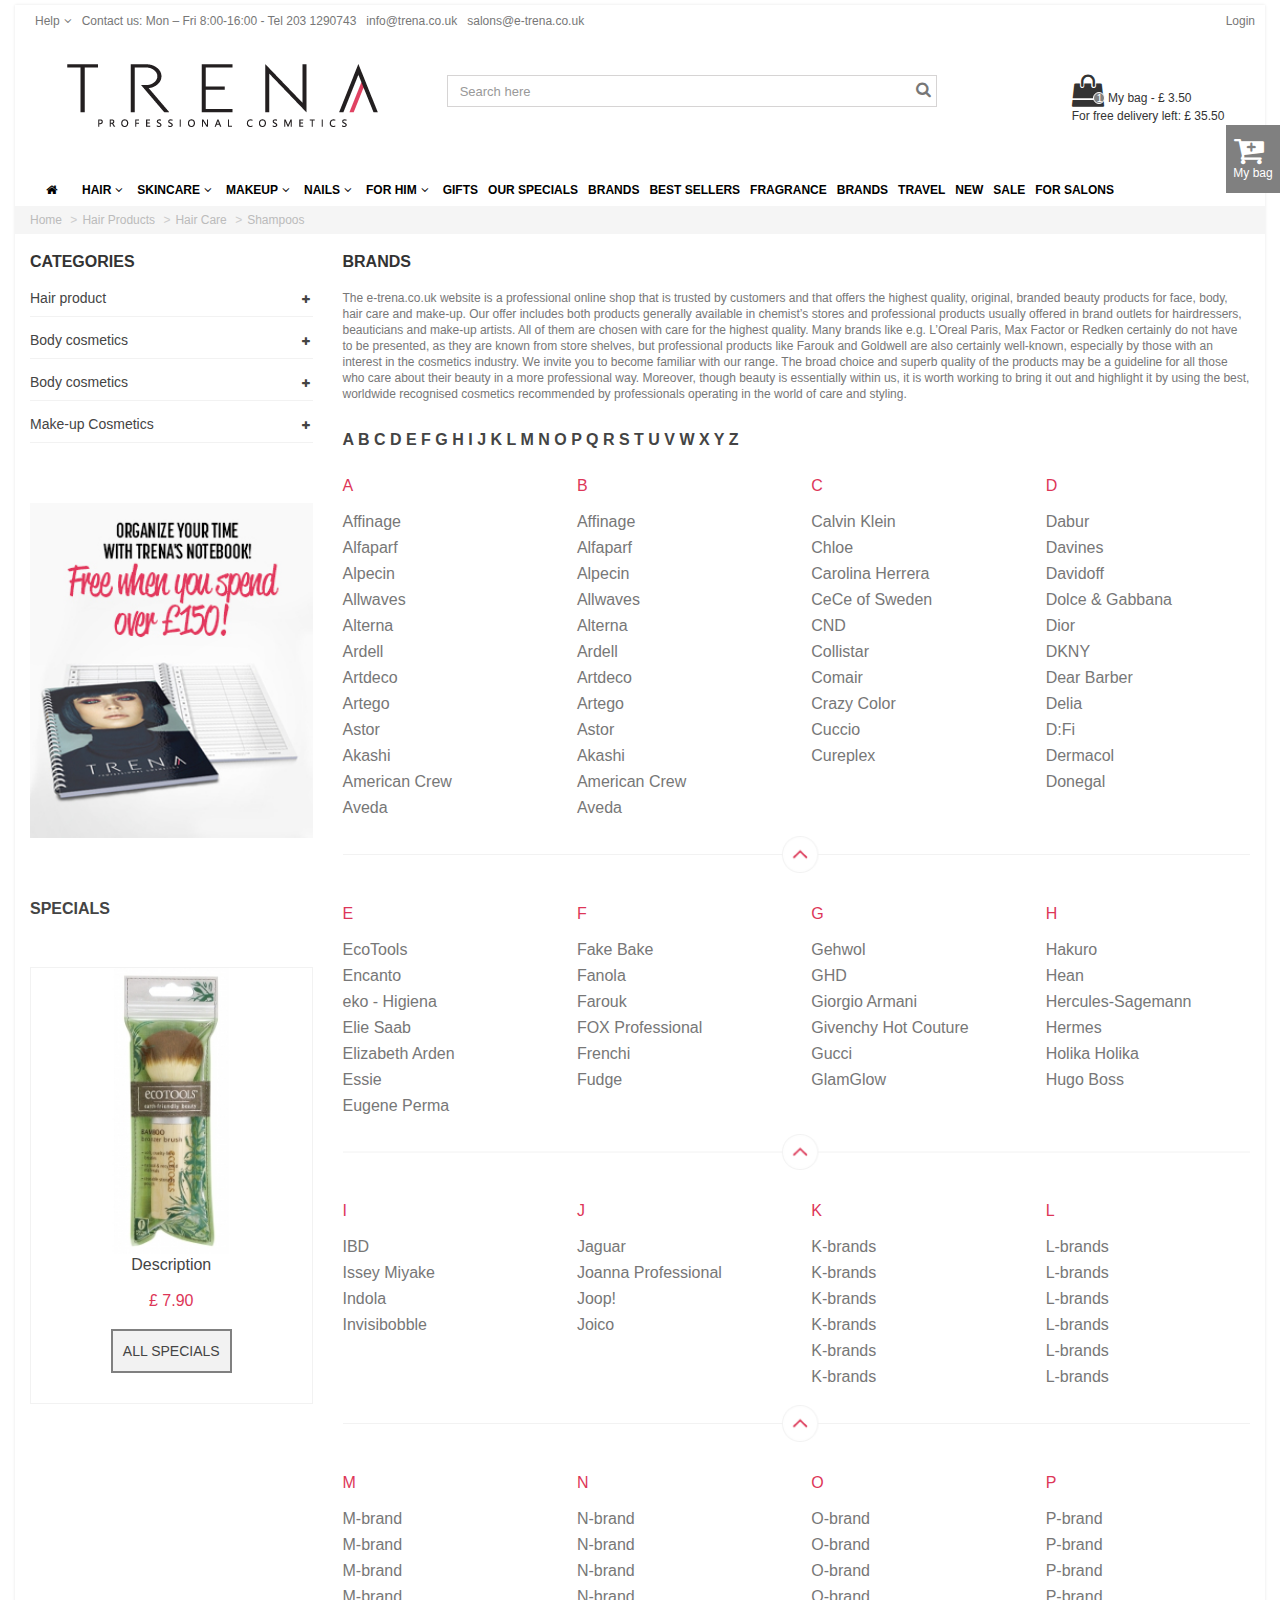
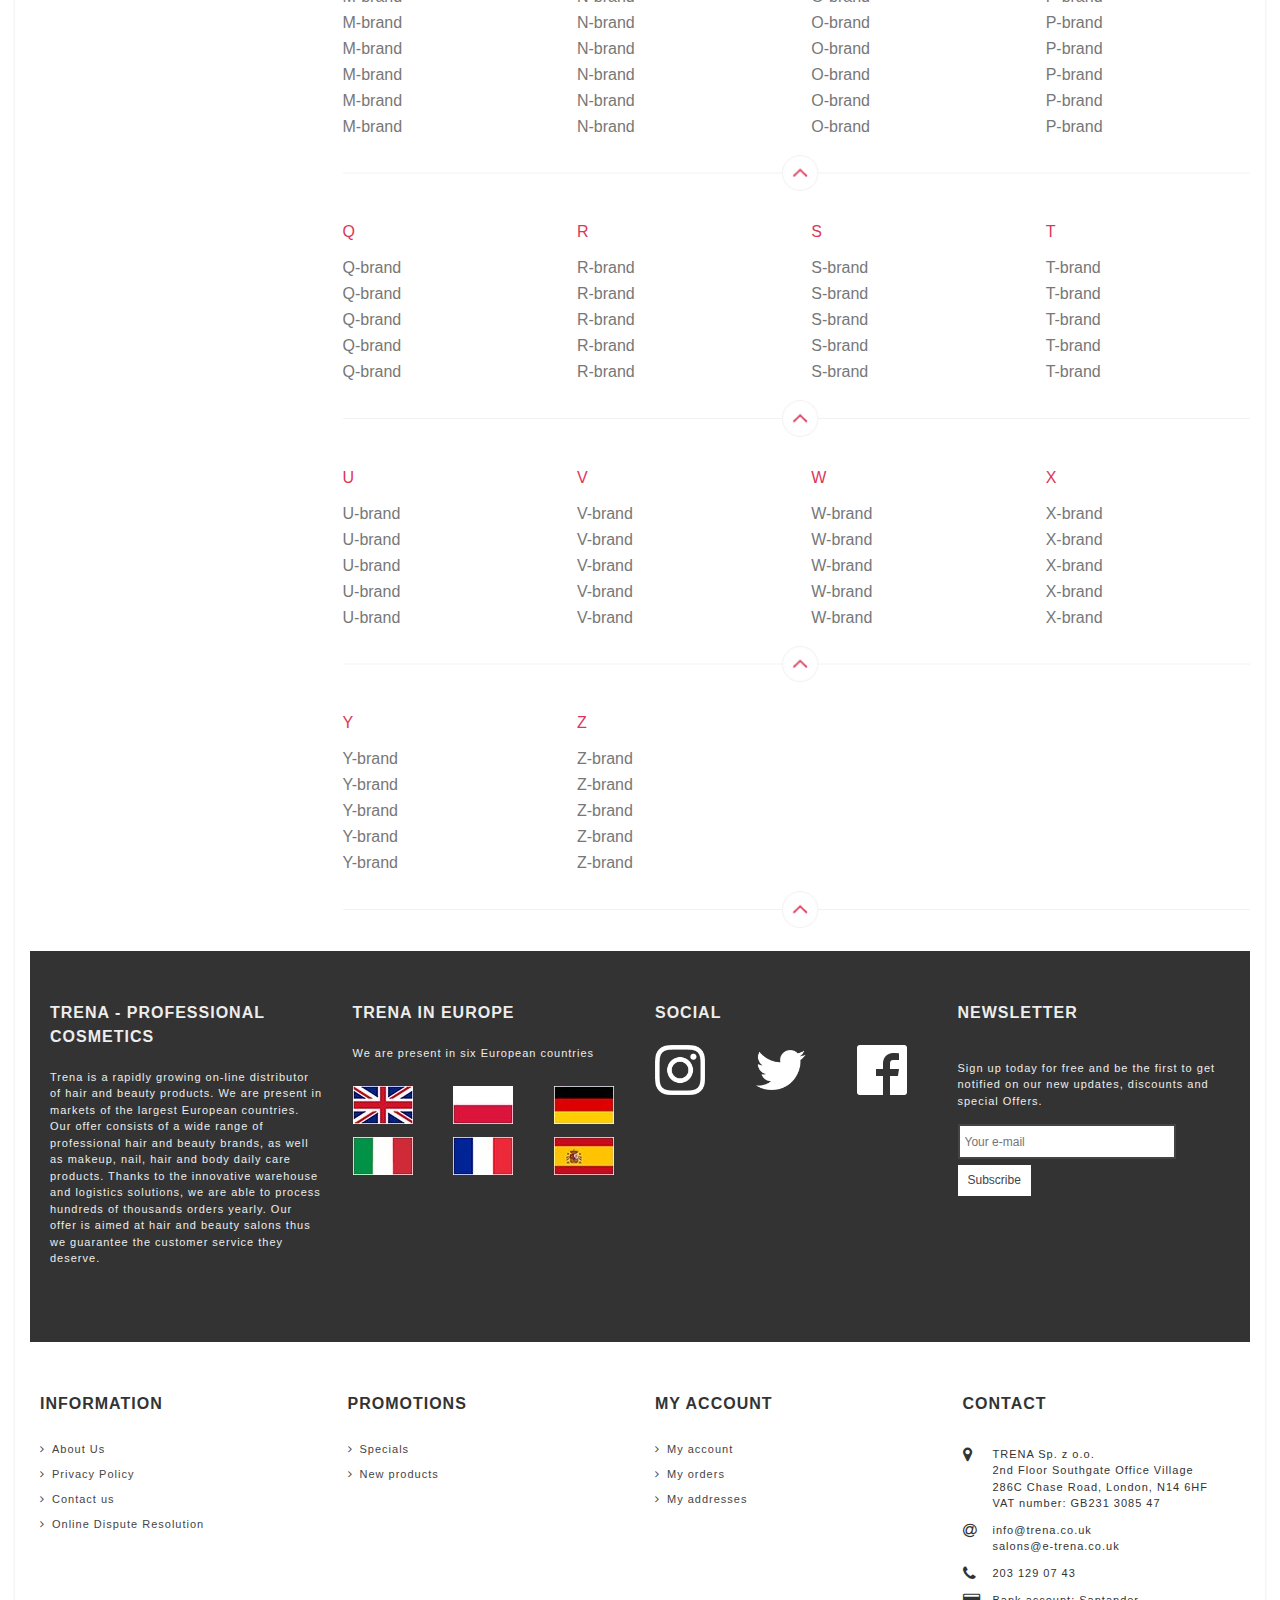
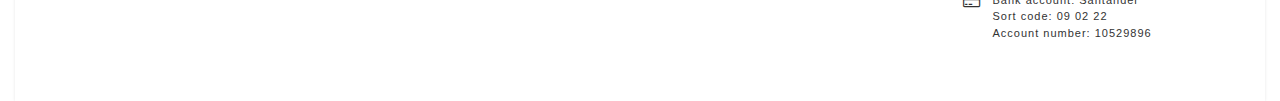
<file: trena/Pages/brands-page.html>
<!DOCTYPE html>
<html lang="en">
<head>
    <meta charset="UTF-8">
    <title>Title</title>
    <meta name="viewport" content="width=device-width, initial-scale=1">
    <link href="../../trena/skin/bootstrap.min.css" rel="stylesheet"/>
    <link href="../../trena/skin/fonts/bootstrap/bootstrap-social.css" rel="stylesheet"/>
    <link href="../../trena/skin/css/font-awesome.css" rel="stylesheet"/>
    <link href="../../trena/skin/css/font-awesome.min.css" rel="stylesheet"/>
    <!-- slider-range -->
    <link rel="stylesheet" href="../../trena/skin/js/jQuery.ui/jquery-ui.min.css"/>
    <!-- /slider-range -->
    <link href="../../trena/stylesheets/screen.css" rel="stylesheet" type="text/css"/>
    <link href="../../trena/stylesheets/print.css" rel="stylesheet" type="text/css"/>
    <!--[if IE]>
    <link href="../../trena/stylesheets/ie.css" media="screen, projection" rel="stylesheet" type="text/css"/>
    <![endif]-->
    <!--<link href="/stylesheets/styles.css" rel="stylesheet" type="text/css"/>-->
    <link href="../../trena/sass/styles.css" rel="stylesheet" type="text/css"/>


</head>
<body id="site-index" class="container" onscroll="fixedMainMenu()">
<div id="modal"></div>
<header>

    <div class="element_to_pop_up">
        <a class="b-close"><i class="fa fa-remove"></i></a>
        <div class="popup_cart_block">
            <div class="cart_block_list">
                <div class="products">
                    <div data-id="cart_block_product" class="clearfix">
                        <a class="cart_images" href="#" title="Maybelline Rocket Volume Express 9.6 ml"><img
                                src="../../trena/skin/images/products/mascara-colossal-volum-express-go-extreme-maybelline-noir.jpg"
                                alt="Maybelline Rocket Volume Express 9.6 ml"></a>
                        <a class="cart_block_product_name" href="#" title="Maybelline Rocket Volume Express 9.6 ml">Maybelline
                            Rocket Volume Express 9.6 ml</a>
                    </div>
                </div>
                <div id="pro_added_success" class="success">Product successfully added to your shopping cart</div>

                <div class="layer_details">
                    <div class="layer_popup_cart">
                        <span>There are&nbsp;<span>1&nbsp;</span>products in your cart.</span>
                    </div>
                    <div class="layer_popup_cart">
                        <span>Total products&nbsp;(tax incl.)</span>
                        <span class="cart_price">£ 77.61</span>
                    </div>
                    <div class="layer_popup_cart">
                        <span>Total with shipping&nbsp;(tax incl.)</span>
                        <span class="cart_price">£ 77.61</span>
                    </div>
                </div>
                <div class="buttons_container row">
                    <div class="col-xxs-12 col-xs-12 col-md-6">
            <span class="btn btn-default btn-bootstrap" title="Back">
                Back
            </span>
                    </div>
                    <div class="col-xxs-12 col-xs-12 col-md-6 btn_checkout_container">
                        <a class="btn btn-default btn-bootstrap" href="../../trena/Pages/product-details-page.html"
                           title="Proceed to checkout" rel="nofollow">
                            Checkout
                        </a>
                    </div>
                </div>
            </div>
        </div>
    </div>
    <!-- /Element to pop up -->
    <!-- Contact us top header -->
    <section class="row top_information_links">
        <ul class="menu info_block hidden-xs hidden-sm">
            <li><h2>Help<i class="fa fa-angle-down" aria-hidden="true"></i></h2>
                <ul class="submenu">
                    <li class="border_bottom_links"><a href='../../trena/Pages/returns-payment-delivery.html'>Returns &
                        Payment Delivery</a></li>
                    <li><a href='../../trena/Pages/contact-us.html'>Contact us</a></li>
                </ul>
            </li>
        </ul>
        <ul class="info_block hidden-xs hidden-sm">
            <li><a href="#">Contact us: Mon – Fri 8:00-16:00 - Tel 203
                1290743</a></li>
        </ul>
        <ul class="info_block hidden-xs hidden-sm">
            <li><a href="#">info@trena.co.uk</a></li>
        </ul>
        <ul class="info_block">
            <li><a href="#">salons@e-trena.co.uk</a></li>
        </ul>
        <ul class="info_block login_site pull-right">
            <li>
                <a class="header_login_item"
                   href="../../trena/Pages/login.html"><span class="header_item">Login</span></a>
            </li>
        </ul>
    </section>
    <!-- middle header container (logo, search, my bag) -->
    <section class="middle_container">
        <div class="row">
            <div class="logo_left col-md-4 text-center">
                <a class="logo_brand" href="../../index.html"><img
                        src="../../trena/skin/images/e-trenacouk-1451293131-6.jpg" alt="Trena"/></a>
            </div>
            <!-- Mobile navigition menu -->
            <div class="mob_menu hidden-md hidden-lg col-sm-4 col-xs-4">
                <div id="mySidenav" class="sidenav">
                    <a href="#" class="closebtn" onclick="closeNav()"><i class="fa fa-angle-left"></i></a>
                    <aside class="column_block mobile_main_sidebar">
                        <h3 class="title_block"><span>Menu</span></h3>
                        <!--menu 2 -->
                        <div class="block_mob_content_menu">
                            <div class="group_list_mobile">
                                <a href="#open_group_list_2_1r" class="list_group_item open_close"
                                   data-toggle="collapse">
                                    Hair
                                    <i class="fa fa-plus"></i>
                                </a>
                                <!--submenu 2-1 -->
                                <div class="group_box_list collapse" id="open_group_list_2_1r">
                                    <a href="#open_submenu2_2r" data-toggle="collapse" class="open_close">
                                        Shampoos<i class="fa fa-plus"></i></a>
                                    <!--submenu 2-2 -->
                                    <div class="collapse open_indoor" id="open_submenu2_2r">
                                        <a href="#open_submenu2_3r" data-toggle="collapse" class="open_close">
                                            Conditioners<i class="fa fa-plus"></i>
                                        </a>
                                    </div>
                                    <!--submenu 2-3 -->
                                    <div class="collapse open_submenu_lvl3" id="open_submenu2_3r">
                                        <a href="#"><p>Product</p></a>
                                        <a href="#"><p>Product</p></a>
                                        <a href="#"><p>Product</p></a>
                                    </div>
                                </div>
                            </div>
                        </div>
                        <!--menu 3 -->
                        <div class="block_mob_content_menu">
                            <div class="group_list_mobile">
                                <a href="#open_group_list_3_1b" class="list_group_item open_close"
                                   data-toggle="collapse">
                                    Skincare
                                    <i class="fa fa-plus"></i>
                                </a>
                                <!--submenu 3-1 -->
                                <div class="group_box_list collapse" id="open_group_list_3_1b">
                                    <a href="#open_submenu3_2b" data-toggle="collapse" class="open_close">
                                        Make-up Removal<i class="fa fa-plus"></i></a>
                                    <!--submenu 3-2 -->
                                    <div class="collapse open_indoor" id="open_submenu3_2b">
                                        <a href="#open_submenu3_3b" data-toggle="collapse" class="open_close">
                                            Sets<i class="fa fa-plus"></i>
                                        </a>
                                    </div>
                                    <!--submenu 3-3 -->
                                    <div class="collapse open_submenu_lvl3" id="open_submenu3_3b">
                                        <a href="#"><p>Product</p></a>
                                        <a href="#"><p>Product</p></a>
                                        <a href="#"><p>Product</p></a>
                                    </div>
                                </div>
                            </div>
                        </div>
                    </aside>
                </div>
                <span class="mobile_menu_btn" onclick="openNav()">&#9776;
                    Menu</span>
            </div>

            <div class="header_top_right col-md-5 col-sm-4 col-xs-5">
                <form class="stylish-input-group">
                    <input type="text"
                           class="form-control search_field_header"
                           placeholder="Search here"/>
                    <button type="submit"
                            name="submit_search"
                            class="button-search button_search_header">
                        <i class="fa fa-search"></i></button>
                </form>
            </div>

            <div id="top_my_bag" class="top_my_bag col-sm-3 col-md-offset-1 col-md-2 col-xs-3">
                <!-- popup my bag -->
                <div class="popup_my_bag info_block hidden-xs hidden-sm">
                    <div class="popup_content_my_bag">
                        <div class="cart_block">
                            <div class="cart_block_list">
                                <div class="products">
                                    <div data-id="cart_block_product" class="clearfix">
                                        <a class="cart_images"
                                           href="#" title="Maybelline Rocket Volume Express 9.6 ml"><img
                                                src="../../trena/skin/images/products/mascara-colossal-volum-express-go-extreme-maybelline-noir.jpg"
                                                alt="Maybelline Rocket Volume Express 9.6 ml"></a>

                                        <span class="quantity_formated"><span class="quantity">1</span>x</span><a
                                            class="cart_block_product_name" href="#"
                                            title="Maybelline Rocket Volume Express 9.6 ml">Maybelline Rocket...</a>
                                        <span class="price_mob_cart">£ 6.99<i class="fa fa-remove"></i></span>
                                    </div>
                                </div>

                                <div class="cart_prices">
                                    <div class="cart_prices_line first-line">
                                        <span class="price_mob_cart">£ 5.35</span>
                                        <span>Shipping</span>
                                    </div>

                                    <div class="cart_prices_line">
                                        <span class="price_mob_cart">£ 2.06</span>
                                        <span>Tax</span>
                                    </div>

                                    <div class="cart_prices_line last-line">
                                        <span class="price_mob_cart cart_block_total">£ 12.34</span>
                                        <span>Total</span>
                                    </div>
                                    <p>Prices are tax included</p>
                                </div>
                                <div class="row">
                                    <div class="col-xs-6">
                                        <a class="btn_mob_cart btn_site_default"
                                           href="../../trena/Pages/product-details-page.html" title="Checkout"
                                           rel="nofollow">
                                            Checkout</a>
                                    </div>
                                </div>
                            </div>
                        </div>
                    </div>

                </div>
                <!-- /popup my bag -->
                <div class="quantity_bag"><span class="quantity_number">1</span></div>
                <i class="fa fa-shopping-bag fa-2x" aria-hidden="true"></i>
                <span class="sum_in_bag">My bag - £ 3.50</span><br>
                <span class="sum_in_bag">For free delivery left: £ 35.50</span>
            </div>

            <div class="right_bag_wrap hidden-sm">
                <a class="right_fix_shop_cart open_bt" href="#" onclick="openCart()">
                    <i class="fa fa-cart-plus fa-2x" aria-hidden="true"></i>
                    <p>My bag</p>
                </a>
            </div>
            <div id="myCart" class="sidenav_cart">
                <a href="#" class="closebtn" onclick="closeCart()"><i class="fa fa-angle-right"></i></a>
                <h3 class="title_block">
                    <span>Shopping bag</span>
                </h3>
                <a href="#" class="close_right_side_cart"></a>
                <div class="cart_block">
                    <div class="cart_block_list">
                        <div class="products">
                            <div data-id="cart_block_product" class="clearfix">
                                <a class="cart_images"
                                   href="#" title="Maybelline Rocket Volume Express 9.6 ml"><img
                                        src="../../trena/skin/images/products/mascara-colossal-volum-express-go-extreme-maybelline-noir.jpg"
                                        alt="Maybelline Rocket Volume Express 9.6 ml"></a>

                                <span class="quantity_formated"><span class="quantity">1</span>x</span><a
                                    class="cart_block_product_name" href="#"
                                    title="Maybelline Rocket Volume Express 9.6 ml">Maybelline Rocket...</a>
                                <span class="price_mob_cart">£ 6.99<i class="fa fa-remove"></i></span>
                            </div>
                        </div>

                        <div class="cart_prices">
                            <div class="cart_prices_line first-line">
                                <span class="price_mob_cart">£ 5.35</span>
                                <span>Shipping</span>
                            </div>

                            <div class="cart_prices_line">
                                <span class="price_mob_cart">£ 2.06</span>
                                <span>Tax</span>
                            </div>

                            <div class="cart_prices_line last-line">
                                <span class="price_mob_cart cart_block_total">£ 12.34</span>
                                <span>Total</span>
                            </div>
                            <p>Prices are tax included</p>
                        </div>
                        <div class="shopping_bag_btns_container row">
                            <div class="col-xxs-6 col-xs-6 col-md-6">
                                <a href="#" onclick="closeCart()"
                                   class="btn btn_site_default mob_btn_shopping_cart"
                                   title="Back">Back</a>
                            </div>
                            <div class="col-xxs-6 col-xs-6 col-md-6">
                                <a class="btn btn_site_default mob_btn_shopping_cart"
                                   href="../../trena/Pages/product-details-page.html"
                                   title="Proceed to checkout" rel="nofollow">Checkout</a>
                            </div>
                        </div>
                    </div>
                </div>
            </div>
        </div>
    </section><!--/middle header container-->


    <div class="row nav_container">
        <!-- desktop main Menu -->
        <nav id="navbar" class="col-md-12 nav_bar_menu hidden-sm hidden-xs">
            <ul class="elem_menu menu">
                <li><a href="#"><i class="fa fa-home icon_home"></i></a>

                    <!-- dropdown submenu for main menu -->

                    <div id="float_wind" class="row col-md-12 float_main_menu">
                        <div class="col-md-2">
                            <div class="float_menu_block">
                                <ul class="mu_level_1">
                                    <li class="ml_level_1">
                                        <a href="#" title="Hair Care" class="ma_level_1 ma_item title_block">Hair
                                            Care</a>
                                        <ul class="mu_level_2">
                                            <li class="ml_level_2">
                                                <a href="../../trena/Pages/products-page.html" title="Shampoos"
                                                   class="ma_level_2 ma_item ">Shampoos</a>
                                            </li>
                                            <li class="ml_level_2">
                                                <a href="../../trena/Pages/products-page.html" title="Conditioners"
                                                   class="ma_level_2 ma_item ">Conditioners</a>
                                            </li>
                                            <li class="ml_level_2">
                                                <a href="../../trena/Pages/products-page.html" title="Masks"
                                                   class="ma_level_2 ma_item ">Masks</a>
                                            </li>
                                            <li class="ml_level_2">
                                                <a href="../../trena/Pages/products-page.html" title="Treatments"
                                                   class="ma_level_2 ma_item ">Treatments</a>
                                            </li>
                                            <li class="ml_level_2">
                                                <a href="../../trena/Pages/products-page.html" title="Oils"
                                                   class="ma_level_2 ma_item ">Oils</a>
                                            </li>
                                            <li class="ml_level_2">
                                                <a href="../../trena/Pages/products-page.html" title="Silks and Serums "
                                                   class="ma_level_2 ma_item ">Silks
                                                    and Serums </a>
                                            </li>
                                            <li class="ml_level_2">
                                                <a href="../../trena/Pages/products-page.html" title="Fluids and Tonics"
                                                   class="ma_level_2 ma_item ">Fluids
                                                    and Tonics</a>
                                            </li>
                                            <li class="ml_level_2">
                                                <a href="../../trena/Pages/products-page.html" title="Care Sets"
                                                   class="ma_level_2 ma_item ">Care Sets</a>
                                            </li>
                                        </ul>
                                    </li>
                                </ul>
                            </div>
                        </div>
                        <div class="col-md-2">
                            <div class="float_menu_block">
                                <ul class="mu_level_1">
                                    <li class="ml_level_1">
                                        <a href="#" title="Hair Care" class="ma_level_1 ma_item title_block">Hair
                                            Care</a>
                                        <ul class="mu_level_2">
                                            <li class="ml_level_2">
                                                <a href="../../trena/Pages/products-page.html" title="Shampoos"
                                                   class="ma_level_2 ma_item ">Shampoos</a>
                                            </li>
                                            <li class="ml_level_2">
                                                <a href="../../trena/Pages/products-page.html" title="Conditioners"
                                                   class="ma_level_2 ma_item ">Conditioners</a>
                                            </li>
                                            <li class="ml_level_2">
                                                <a href="../../trena/Pages/products-page.html" title="Masks"
                                                   class="ma_level_2 ma_item ">Masks</a>
                                            </li>
                                            <li class="ml_level_2">
                                                <a href="../../trena/Pages/products-page.html" title="Oils"
                                                   class="ma_level_2 ma_item ">Oils</a>
                                            </li>
                                            <li class="ml_level_2">
                                                <a href="../../trena/Pages/products-page.html" title="Silks and Serums "
                                                   class="ma_level_2 ma_item ">Silks
                                                    and Serums </a>
                                            </li>
                                            <li class="ml_level_2">
                                                <a href="../../trena/Pages/products-page.html" title="Fluids and Tonics"
                                                   class="ma_level_2 ma_item ">Fluids
                                                    and Tonics</a>
                                            </li>
                                            <li class="ml_level_2">
                                                <a href="../../trena/Pages/products-page.html" title="Care Sets"
                                                   class="ma_level_2 ma_item ">Care Sets</a>
                                            </li>
                                        </ul>
                                    </li>
                                </ul>
                            </div>
                        </div>
                        <div class="col-md-2">
                            <div class="float_menu_block">
                                <ul class="mu_level_1">
                                    <li class="ml_level_1">
                                        <a href="#" title="Hair Care" class="ma_level_1 ma_item title_block">Hair
                                            Care</a>
                                        <ul class="mu_level_2">
                                            <li class="ml_level_2">
                                                <a href="../../trena/Pages/products-page.html" title="Shampoos"
                                                   class="ma_level_2 ma_item ">Shampoos</a>
                                            </li>
                                            <li class="ml_level_2">
                                                <a href="../../trena/Pages/products-page.html" title="Conditioners"
                                                   class="ma_level_2 ma_item ">Conditioners</a>
                                            </li>
                                            <li class="ml_level_2">
                                                <a href="../../trena/Pages/products-page.html" title="Masks"
                                                   class="ma_level_2 ma_item ">Masks</a>
                                            </li>
                                            <li class="ml_level_2">
                                                <a href="../../trena/Pages/products-page.html" title="Treatments"
                                                   class="ma_level_2 ma_item ">Treatments</a>
                                            </li>
                                            <li class="ml_level_2">
                                                <a href="../../trena/Pages/products-page.html" title="Oils"
                                                   class="ma_level_2 ma_item ">Oils</a>
                                            </li>
                                            <li class="ml_level_2">
                                                <a href="../../trena/Pages/products-page.html" title="Silks and Serums "
                                                   class="ma_level_2 ma_item ">Silks
                                                    and Serums </a>
                                            </li>
                                            <li class="ml_level_2">
                                                <a href="../../trena/Pages/products-page.html" title="Fluids and Tonics"
                                                   class="ma_level_2 ma_item ">Fluids
                                                    and Tonics</a>
                                            </li>
                                            <li class="ml_level_2">
                                                <a href="../../trena/Pages/products-page.html" title="Care Sets"
                                                   class="ma_level_2 ma_item ">Care Sets</a>
                                            </li>
                                        </ul>
                                    </li>
                                </ul>
                            </div>
                        </div>
                        <div class="col-md-2">
                            <div class="float_menu_block">
                                <ul class="mu_level_1">
                                    <li class="ml_level_1">
                                        <a href="#" title="Hair Care" class="ma_level_1 ma_item title_block">Hair
                                            Care</a>
                                        <ul class="mu_level_2">
                                            <li class="ml_level_2">
                                                <a href="../../trena/Pages/products-page.html" title="Shampoos"
                                                   class="ma_level_2 ma_item ">Shampoos</a>
                                            </li>
                                            <li class="ml_level_2">
                                                <a href="../../trena/Pages/products-page.html" title="Conditioners"
                                                   class="ma_level_2 ma_item ">Conditioners</a>
                                            </li>
                                            <li class="ml_level_2">
                                                <a href="../../trena/Pages/products-page.html" title="Masks"
                                                   class="ma_level_2 ma_item ">Masks</a>
                                            </li>
                                            <li class="ml_level_2">
                                                <a href="../../trena/Pages/products-page.html" title="Treatments"
                                                   class="ma_level_2 ma_item ">Treatments</a>
                                            </li>
                                            <li class="ml_level_2">
                                                <a href="../../trena/Pages/products-page.html" title="Oils"
                                                   class="ma_level_2 ma_item ">Oils</a>
                                            </li>
                                            <li class="ml_level_2">
                                                <a href="../../trena/Pages/products-page.html" title="Silks and Serums "
                                                   class="ma_level_2 ma_item ">Silks
                                                    and Serums </a>
                                            </li>
                                            <li class="ml_level_2">
                                                <a href="../../trena/Pages/products-page.html" title="Fluids and Tonics"
                                                   class="ma_level_2 ma_item ">Fluids
                                                    and Tonics</a>
                                            </li>
                                            <li class="ml_level_2">
                                                <a href="../../trena/Pages/products-page.html" title="Care Sets"
                                                   class="ma_level_2 ma_item ">Care Sets</a>
                                            </li>
                                        </ul>
                                    </li>
                                </ul>
                            </div>
                        </div>
                    </div>

                    <!-- /dropdown submenu for main menu -->
                </li>
                <li><a class="show_el" id="a1" href=#>HAIR<i class="fa fa-angle-down"></i></a>
                </li>
                <li><a href="#" class="show_el">SKINCARE<i class="fa fa-angle-down" aria-hidden="true"></i></a>
                </li>
                <li><a href="#" class="show_el">MAKEUP<i class="fa fa-angle-down" aria-hidden="true"></i></a>
                </li>
                <li><a href="#" class="show_el">NAILS<i class="fa fa-angle-down" aria-hidden="true"></i></a>
                </li>
                <li><a href="#" class="show_el">FOR HIM<i class="fa fa-angle-down" aria-hidden="true"></i></a>
                </li>
                <li>
                    <a href="#">GIFTS</a>
                </li>
                <li>
                    <a href="#">OUR SPECIALS</a>
                </li>
                <li>
                    <a href="#">BRANDS</a>
                </li>
                <li>
                    <a href="#">BEST SELLERS</a>
                </li>
                <li>
                    <a href="#">FRAGRANCE</a>
                </li>
                <li>
                    <a href="#">BRANDS</a>
                </li>
                <li>
                    <a href="#">TRAVEL</a>
                </li>
                <li>
                    <a href="#">NEW</a>
                </li>
                <li>
                    <a href="#">SALE</a>
                </li>
                <li>
                    <a href="#">FOR SALONS</a>
                </li>
            </ul>
        </nav>
    </div>

</header>
<section class="row">
    <div class="col-xs-12 clearfix breadcrumb_container">
        <ul class="breadcrumb breadcrumb_ul">
            <li><a href="#"><h2>Home</h2></a></li>
            <li><a href="#">Hair Products</a></li>
            <li><a href="#">Hair Care</a></li>
            <li><a href="#">Shampoos</a></li>
        </ul>
    </div>
</section>

<div class="brands_page">
    <div class="row">
        <div id="sidebar" class="left_bar col-xs-12 col-sm-3">    <!-- Block categories -->

            <aside class="column_block left_dropdown_menu left_sidebar">
                <h3 class="title_block"><span>Categories</span></h3>
                <!--menu 1 -->
                <div class="block_content">
                    <div class="group_list">
                        <a href="#open_group_list_1_1d" class="list_group_item open_close"
                           data-toggle="collapse">
                            Hair product
                            <i class="fa fa-plus"></i>
                        </a>
                        <!--submenu 1-1-->
                        <div class="group_box_list collapse" id="open_group_list_1_1d">
                            <a href="#open_submenu1_2d" data-toggle="collapse" class="open_close">
                                Hair care<i class="fa fa-plus"></i></a>
                            <!--submenu 1-2-->
                            <div class="collapse open_indoor" id="open_submenu1_2d">
                                <a href="#open_submenu1_3d" data-toggle="collapse" class="open_close">
                                    Hair styling<i class="fa fa-plus"></i>
                                </a>
                            </div>
                            <!--submenu 1-3-->
                            <div class="collapse open_submenu_lvl3" id="open_submenu1_3d">
                                <a href="#"><p>Product</p></a>
                                <a href="#"><p>Product</p></a>
                                <a href="#"><p>Product</p></a>
                            </div>


                            <a href="#open_group_list_1_2_1d" class="list_group_item open_close"
                               data-toggle="collapse">
                                Hair styling
                                <i class="fa fa-plus"></i>
                            </a>
                            <div class="group_box_list collapse" id="open_group_list_1_2_1d">
                                <a href="#open_submenu1_3_1d" data-toggle="collapse" class="open_close">
                                    Hairsprays<i class="fa fa-plus"></i></a>
                            </div>
                            <div class="collapse open_submenu_lvl3" id="open_submenu1_3_1d">
                                <a href="#"><p>Product</p></a>
                                <a href="#"><p>Product</p></a>
                                <a href="#"><p>Product</p></a>
                            </div>
                        </div>
                    </div>
                </div>

                <!--menu 2-->
                <div class="block_content">
                    <div class="group_list">
                        <a href="#open_group_list_2_1d" class="list_group_item open_close"
                           data-toggle="collapse">
                            Body cosmetics
                            <i class="fa fa-plus"></i>
                        </a>
                        <!--submenu 2-1-->
                        <div class="group_box_list collapse" id="open_group_list_2_1d">
                            <a href="#open_submenu2_2d" data-toggle="collapse" class="open_close">
                                Face<i class="fa fa-plus"></i></a>
                            <!--submenu 2-2-->
                            <div class="collapse open_indoor" id="open_submenu2_2d">
                                <a href="#open_submenu2_3d" data-toggle="collapse" class="open_close">
                                    Make-up Removal<i class="fa fa-plus"></i>
                                </a>
                            </div>
                            <!--submenu 2-3-->
                            <div class="collapse open_submenu_lvl3" id="open_submenu2_3d">
                                <a href="#"><p>Product</p></a>
                                <a href="#"><p>Product</p></a>
                                <a href="#"><p>Product</p></a>
                            </div>
                        </div>
                    </div>
                </div>
                <!--menu 3-->
                <div class="block_content">
                    <div class="group_list">
                        <a href="#open_group_list_3_1" class="list_group_item open_close"
                           data-toggle="collapse">
                            Body cosmetics
                            <i class="fa fa-plus"></i>
                        </a>
                        <!--submenu 3-1-->
                        <div class="group_box_list collapse" id="open_group_list_3_1">
                            <a href="#open_submenu3_2" data-toggle="collapse" class="open_close">
                                Face<i class="fa fa-plus"></i></a>
                            <!--submenu 3-2-->
                            <div class="collapse open_indoor" id="open_submenu3_2">
                                <a href="#open_submenu3_3" data-toggle="collapse" class="open_close">
                                    Make-up Removal<i class="fa fa-plus"></i>
                                </a>
                            </div>
                            <!--submenu 3-3-->
                            <div class="collapse open_submenu_lvl3" id="open_submenu3_3">
                                <a href="#"><p>Product</p></a>
                                <a href="#"><p>Product</p></a>
                                <a href="#"><p>Product</p></a>
                            </div>
                        </div>
                    </div>
                </div>
                <!--menu 4-->
                <div class="block_content">
                    <div class="group_list">
                        <a href="#open_group_list_4_1" class="list_group_item open_close"
                           data-toggle="collapse">
                            Make-up Cosmetics
                            <i class="fa fa-plus"></i>
                        </a>
                        <!--submenu 4-1 -->
                        <div class="group_box_list collapse" id="open_group_list_4_1">
                            <a href="#open_submenu4_2" data-toggle="collapse" class="open_close">
                                Accessories<i class="fa fa-plus"></i></a>
                            <!--submenu 4-2-->
                            <div class="collapse open_indoor" id="open_submenu4_2">
                                <a href="#open_submenu4_3" data-toggle="collapse" class="open_close">
                                    Brushes and sponges <i class="fa fa-plus"></i>
                                </a>
                            </div>
                            <!--submenu 4-3-->
                            <div class="collapse open_submenu_lvl3" id="open_submenu4_3">
                                <a href="#"><p>Product</p></a>
                                <a href="#"><p>Product</p></a>
                                <a href="#"><p>Product</p></a>
                            </div>
                        </div>
                    </div>
                </div>
            </aside>

            <aside class="col-xs-12 col-sm-12 left_banners_product_page">
                <a href="#"
                   target="_self" title="">
                    <img class="top_banner_image"
                         src="../../trena/skin/images/banners/7c2cfa11ad7aab2f34d98df6aa090d99.jpg"
                         alt="left_banner_image"></a>
            </aside>
            <aside class="col-xs-12 left_banners_product_page">
                <h2 class="title_block">
                    <a href="" title="Specials">Specials</a>
                </h2>
            </aside>
            <aside class="col-xs-12 col-sm-12 bottom_banners_product_page">
                <a href="#"
                   target="_self" title="">
                    <img class="bottom_banner_image"
                         src="../../trena/skin/images/banners/ecotools-bronzer-brush.jpg"
                         alt="left_banner_image"></a>

                <div class="product_name_banners text-center">
                    <a href=""><h5><span>Description</span></h5></a>
                    <div class="price_product_banner">
                        <span>£ 7.90</span>
                    </div>
                    <p>
                        <a class="btn btn-default btn_all_specials" href="#" title="All specials">All specials</a>
                    </p>
                </div>
            </aside>
        </div>
        <!--RTE list-->
        <section id="center_column" class="rte_container center_column col-xs-12 col-sm-9">

            <!--<div class="rte_container">-->
            <h4 class="title_block">BRANDS</h4>
            <p>The e-trena.co.uk website is a professional online shop that is trusted by customers and that offers
                the highest quality, original, branded beauty products for face, body, hair care and make-up. Our
                offer includes both products generally available in chemist’s stores and professional products
                usually offered in brand outlets for hairdressers, beauticians and make-up artists. All of them are
                chosen with care for the highest quality. Many brands like e.g. L’Oreal Paris, Max Factor or Redken
                certainly do not have to be presented, as they are known from store shelves, but professional
                products like Farouk and Goldwell are also certainly well-known, especially by those with an
                interest in the cosmetics industry. We invite you to become familiar with our range. The broad
                choice and superb quality of the products may be a guideline for all those who care about their
                beauty in a more professional way. Moreover, though beauty is essentially within us, it is worth
                working to bring it out and highlight it by using the best, worldwide recognised cosmetics
                recommended by professionals operating in the world of care and styling.</p>
            <div class="title_block">
                <h3><a href="#A">A</a>
                    <a href="#B">B</a>
                    <a href="#C">C</a>
                    <a href="#D">D</a>
                    <a href="#E">E</a>
                    <a href="#F">F</a>
                    <a href="#G">G</a>
                    <a href="#H">H</a>
                    <a href="#I">I</a>
                    <a href="#J">J</a>
                    <a href="#K">K</a>
                    <a href="#L">L</a>
                    <a href="#M">M</a>
                    <a href="#N">N</a>
                    <a href="#O">O</a>
                    <a href="#P">P</a>
                    <a href="#Q">Q</a>
                    <a href="#R">R</a>
                    <a href="#S">S</a>
                    <a href="#T">T</a>
                    <a href="#U">U</a>
                    <a href="#V">V</a>
                    <a href="#W">W</a>
                    <a href="#X">X</a>
                    <a href="#Y">Y</a>
                    <a href="#Z">Z</a></h3>
            </div>

            <div class="row">
                <div class="col-xs-3 col-md-3 rte_small_block">
                    <h3><a id="A"></a><span>A</span></h3>
                    <h4><a href="#">Affinage</a>
                        <a href="#">Alfaparf</a>
                        <a href="#">Alpecin</a>
                        <a href="#">Allwaves</a>
                        <a href="#">Alterna</a>
                        <a href="#">Ardell</a>
                        <a href="#">Artdeco</a>
                        <a href="#">Artego</a>
                        <a href="#">Astor</a>
                        <a href="#">Akashi</a>
                        <a href="#">American Crew</a>
                        <a href="#">Aveda</a>
                    </h4>
                </div>
                <div class="col-xs-3 col-md-3 rte_small_block">
                    <h3><a id="B"></a><span>B</span></h3>
                    <h4><a href="#">Affinage</a>
                        <a href="#">Alfaparf</a>
                        <a href="#">Alpecin</a>
                        <a href="#">Allwaves</a>
                        <a href="#">Alterna</a>
                        <a href="#">Ardell</a>
                        <a href="#">Artdeco</a>
                        <a href="#">Artego</a>
                        <a href="#">Astor</a>
                        <a href="#">Akashi</a>
                        <a href="#">American Crew</a>
                        <a href="#">Aveda</a>
                    </h4>
                </div>
                <div class="col-xs-3 col-md-3 rte_small_block">
                    <h3><a id="C"></a><span>C</span></h3>
                    <h4><a href="#">Calvin Klein</a>
                        <a href="#">Chloe</a>
                        <a href="#">Carolina Herrera</a>
                        <a href="#">CeCe of Sweden</a>
                        <a href="#">CND</a>
                        <a href="#">Collistar</a>
                        <a href="#">Comair</a>
                        <a href="#">Crazy Color</a>
                        <a href="#">Cuccio</a>
                        <a href="#">Cureplex</a>
                    </h4>
                </div>
                <div class="col-xs-3 col-md-3 rte_small_block">
                    <h3><a id="D"></a><span>D</span></h3>
                    <h4><a href="#">Dabur</a>
                        <a href="#">Davines</a>
                        <a href="#">Davidoff</a>
                        <a href="#">Dolce & Gabbana</a>
                        <a href="#">Dior</a>
                        <a href="#">DKNY</a>
                        <a href="#">Dear Barber</a>
                        <a href="#">Delia</a>
                        <a href="#">D:Fi</a>
                        <a href="#">Dermacol</a>
                        <a href="#">Donegal</a>
                    </h4>
                </div>
            </div>
            <div class="rte_line">
                <a href="#"><img src="../../trena/skin/images/top_line1.png" alt="top_line"></a>
            </div>

            <div class="row">
                <div class="col-xs-3 col-md-3 rte_small_block">
                    <h3><a id="E"></a><span>E</span></h3>
                    <h4><a href="#">EcoTools</a>
                        <a href="#">Encanto</a>
                        <a href="#">eko - Higiena</a>
                        <a href="#">Elie Saab</a>
                        <a href="#">Elizabeth Arden</a>
                        <a href="#">Essie</a>
                        <a href="#">Eugene Perma</a>
                    </h4>
                </div>
                <div class="col-xs-3 col-md-3 rte_small_block">
                    <h3><a id="F"></a><span>F</span></h3>
                    <h4><a href="#">Fake Bake</a>
                        <a href="#">Fanola</a>
                        <a href="#">Farouk</a>
                        <a href="#">FOX Professional</a>
                        <a href="#">Frenchi</a>
                        <a href="#">Fudge</a>
                    </h4>
                </div>
                <div class="col-xs-3 col-md-3 rte_small_block">
                    <h3><a id="G"></a><span>G</span></h3>
                    <h4><a href="#">Gehwol</a>
                        <a href="#">GHD</a>
                        <a href="#">Giorgio Armani</a>
                        <a href="#">Givenchy Hot Couture</a>
                        <a href="#">Gucci</a>
                        <a href="#">GlamGlow</a>
                    </h4>
                </div>
                <div class="col-xs-3 col-md-3 rte_small_block">
                    <h3><a id="H"></a><span>H</span></h3>
                    <h4><a href="#">Hakuro</a>
                        <a href="#">Hean</a>
                        <a href="#">Hercules-Sagemann</a>
                        <a href="#">Hermes</a>
                        <a href="#">Holika Holika</a>
                        <a href="#">Hugo Boss</a>
                    </h4>
                </div>
            </div>
            <div class="rte_line">
                <a href="#"><img src="../../trena/skin/images/top_line1.png" alt="top_line"></a>
            </div>

            <div class="row">
                <div class="col-xs-3 col-md-3 rte_small_block">
                    <h3><a id="I"></a><span>I</span></h3>
                    <h4><a href="#">IBD</a>
                        <a href="#">Issey Miyake</a>
                        <a href="#">Indola</a>
                        <a href="#">Invisibobble</a>
                    </h4>
                </div>
                <div class="col-xs-3 col-md-3 rte_small_block">
                    <h3><a id="J"></a><span>J</span></h3>
                    <h4><a href="#">Jaguar</a>
                        <a href="#">Joanna Professional</a>
                        <a href="#">Joop!</a>
                        <a href="#">Joico</a>
                    </h4>
                </div>
                <div class="col-xs-3 col-md-3 rte_small_block">
                    <h3><a id="K"></a><span>K</span></h3>
                    <h4><a href="#">K-brands</a>
                        <a href="#">K-brands</a>
                        <a href="#">K-brands</a>
                        <a href="#">K-brands</a>
                        <a href="#">K-brands</a>
                        <a href="#">K-brands</a>
                    </h4>
                </div>
                <div class="col-xs-3 col-md-3 rte_small_block">
                    <h3><a id="L"></a><span>L</span></h3>
                    <h4><a href="#">L-brands</a>
                        <a href="#">L-brands</a>
                        <a href="#">L-brands</a>
                        <a href="#">L-brands</a>
                        <a href="#">L-brands</a>
                        <a href="#">L-brands</a>
                    </h4>
                </div>
            </div>
            <div class="rte_line">
                <a href="#"><img src="../../trena/skin/images/top_line1.png" alt="top_line"></a>
            </div>

            <div class="row">
                <div class="col-xs-3 col-md-3 rte_small_block">
                    <h3><a id="M"></a><span>M</span></h3>
                    <h4><a href="#">M-brand</a>
                        <a href="#">M-brand</a>
                        <a href="#">M-brand</a>
                        <a href="#">M-brand</a>
                        <a href="#">M-brand</a>
                        <a href="#">M-brand</a>
                        <a href="#">M-brand</a>
                        <a href="#">M-brand</a>
                        <a href="#">M-brand</a>
                    </h4>
                </div>
                <div class="col-xs-3 col-md-3 rte_small_block">
                    <h3><a id="N"></a><span>N</span></h3>
                    <h4><a href="#">N-brand</a>
                        <a href="#">N-brand</a>
                        <a href="#">N-brand</a>
                        <a href="#">N-brand</a>
                        <a href="#">N-brand</a>
                        <a href="#">N-brand</a>
                        <a href="#">N-brand</a>
                        <a href="#">N-brand</a>
                        <a href="#">N-brand</a>
                    </h4>
                </div>
                <div class="col-xs-3 col-md-3 rte_small_block">
                    <h3><a id="O"></a><span>O</span></h3>
                    <h4><a href="#">O-brand</a>
                        <a href="#">O-brand</a>
                        <a href="#">O-brand</a>
                        <a href="#">O-brand</a>
                        <a href="#">O-brand</a>
                        <a href="#">O-brand</a>
                        <a href="#">O-brand</a>
                        <a href="#">O-brand</a>
                        <a href="#">O-brand</a>
                    </h4>
                </div>
                <div class="col-xs-3 col-md-3 rte_small_block">
                    <h3><a id="P"></a><span>P</span></h3>
                    <h4><a href="#">P-brand</a>
                        <a href="#">P-brand</a>
                        <a href="#">P-brand</a>
                        <a href="#">P-brand</a>
                        <a href="#">P-brand</a>
                        <a href="#">P-brand</a>
                        <a href="#">P-brand</a>
                        <a href="#">P-brand</a>
                        <a href="#">P-brand</a>
                    </h4>
                </div>
            </div>
            <div class="rte_line">
                <a href="#"><img src="../../trena/skin/images/top_line1.png" alt="top_line"></a>
            </div>

            <div class="row">
                <div class="col-xs-3 col-md-3 rte_small_block">
                    <h3><a id="Q"></a><span>Q</span></h3>
                    <h4><a href="#">Q-brand</a>
                        <a href="#">Q-brand</a>
                        <a href="#">Q-brand</a>
                        <a href="#">Q-brand</a>
                        <a href="#">Q-brand</a>
                    </h4>
                </div>
                <div class="col-xs-3 col-md-3 rte_small_block">
                    <h3><a id="R"></a><span>R</span></h3>
                    <h4><a href="#">R-brand</a>
                        <a href="#">R-brand</a>
                        <a href="#">R-brand</a>
                        <a href="#">R-brand</a>
                        <a href="#">R-brand</a>
                    </h4>
                </div>
                <div class="col-xs-3 col-md-3 rte_small_block">
                    <h3><a id="S"></a><span>S</span></h3>
                    <h4><a href="#">S-brand</a>
                        <a href="#">S-brand</a>
                        <a href="#">S-brand</a>
                        <a href="#">S-brand</a>
                        <a href="#">S-brand</a>
                    </h4>
                </div>
                <div class="col-xs-3 col-md-3 rte_small_block">
                    <h3><a id="T"></a><span>T</span></h3>
                    <h4><a href="#">T-brand</a>
                        <a href="#">T-brand</a>
                        <a href="#">T-brand</a>
                        <a href="#">T-brand</a>
                        <a href="#">T-brand</a>
                    </h4>
                </div>
            </div>
            <div class="rte_line">
                <a href="#"><img src="../../trena/skin/images/top_line1.png" alt="top_line"></a>
            </div>

            <div class="row">
                <div class="col-xs-3 col-md-3 rte_small_block">
                    <h3><a id="U"></a><span>U</span></h3>
                    <h4><a href="#">U-brand</a>
                        <a href="#">U-brand</a>
                        <a href="#">U-brand</a>
                        <a href="#">U-brand</a>
                        <a href="#">U-brand</a>
                    </h4>
                </div>
                <div class="col-xs-3 col-md-3 rte_small_block">
                    <h3><a id="V"></a><span>V</span></h3>
                    <h4><a href="#">V-brand</a>
                        <a href="#">V-brand</a>
                        <a href="#">V-brand</a>
                        <a href="#">V-brand</a>
                        <a href="#">V-brand</a>
                    </h4>
                </div>
                <div class="col-xs-3 col-md-3 rte_small_block">
                    <h3><a id="W"></a><span>W</span></h3>
                    <h4><a href="#">W-brand</a>
                        <a href="#">W-brand</a>
                        <a href="#">W-brand</a>
                        <a href="#">W-brand</a>
                        <a href="#">W-brand</a>
                    </h4>
                </div>
                <div class="col-xs-3 col-md-3 rte_small_block">
                    <h3><a id="X"></a><span>X</span></h3>
                    <h4><a href="#">X-brand</a>
                        <a href="#">X-brand</a>
                        <a href="#">X-brand</a>
                        <a href="#">X-brand</a>
                        <a href="#">X-brand</a>
                    </h4>
                </div>

            </div>
            <div class="rte_line">
                <a href="#"><img src="../../trena/skin/images/top_line1.png" alt="top_line"></a>
            </div>

            <div class="row">
                <div class="col-xs-3 col-md-3 rte_small_block">
                    <h3><a id="Y"></a><span>Y</span></h3>
                    <h4><a href="#">Y-brand</a>
                        <a href="#">Y-brand</a>
                        <a href="#">Y-brand</a>
                        <a href="#">Y-brand</a>
                        <a href="#">Y-brand</a>
                    </h4>
                </div>
                <div class="col-xs-3 col-md-3 rte_small_block">
                    <h3><a id="Z"></a><span>Z</span></h3>
                    <h4><a href="#">Z-brand</a>
                        <a href="#">Z-brand</a>
                        <a href="#">Z-brand</a>
                        <a href="#">Z-brand</a>
                        <a href="#">Z-brand</a>
                    </h4>
                </div>
            </div>
            <div class="rte_line">
                <a href="#"><img src="../../trena/skin/images/top_line1.png" alt=""></a>
            </div>
            <!--END-->
   
        </section>
    </div>
</div>


<footer>
    <!--Top black part of footer-->
    <section id="footer-top">
        <div class="row">
            <div class="about_block col-xs-12 col-sm-3">
                <div class="row">
                    <h3 class="title_block panel-title col-xs-11" id="headingOne">TRENA - PROFESSIONAL COSMETICS</h3>
                    <a class="btn collapse-button collapsed visible-xs col-xs-1 open_close"
                       data-toggle="collapse"
                       data-parent="#accordion" href="#collapseOne" aria-expanded="false"
                       aria-controls="collapseOne"><i class="fa fa-plus"></i></a>
                </div>
                <div class="footer_block_content">
                    <div id="collapseOne" class="js-collapsible collapse in" role="tabpanel"
                         aria-labelledby="headingOne">
                        <p>Trena is a rapidly growing on-line distributor of hair and beauty products. We are
                            present in
                            markets of the largest European countries. Our offer consists of a wide range of
                            professional hair and beauty brands, as well as makeup, nail, hair and body daily
                            care
                            products. Thanks to the innovative warehouse and logistics solutions, we are able to
                            process
                            hundreds of thousands orders yearly. Our offer is aimed at hair and beauty salons
                            thus
                            we
                            guarantee the customer service they deserve.</p>
                    </div>
                </div>
            </div>
            <hr class="visible-xs mobile_white_line">
            <!--End - About Block-->

            <!--Block with flags-->
            <div class="flags_block col-xs-12 col-sm-3">
                <div class="row">
                    <h3 class="title_block panel-title col-xs-11" id="headingTwo">TRENA IN EUROPE</h3>
                    <a class="btn collapse-button collapsed visible-xs col-xs-1 open_close" data-toggle="collapse"
                       data-parent="#accordion" href="#collapseTwo" aria-expanded="false"
                       aria-controls="collapseTwo"><i class="fa fa-plus"></i></a>
                </div>
                <div class="footer_block_content">
                    <div id="collapseTwo" class="js-collapsible collapse in" role="tabpanel"
                         aria-labelledby="headingTwo">
                        <p>We are present in six European countries</p>
                        <div class="row flag_container">
                            <div class="col-xs-4">
                                <a href="#" target="_blank">
                                    <img src="../../trena/skin/images/CO-UK.JPG" alt="flag-image"></a>
                            </div>
                            <div class="col-xs-4">
                                <a href="#" target="_blank">
                                    <img src="../../trena/skin/images/PL.JPG" alt="flag-image"></a>
                            </div>
                            <div class="col-xs-4">
                                <a href="#" target="_blank">
                                    <img src="../../trena/skin/images/DE.JPG" alt="flag-image"></a>
                            </div>
                        </div>
                        <div class="row flag_container">
                            <div class="col-xs-4">
                                <a href="#" target="_blank">
                                    <img src="../../trena/skin/images/IT.JPG" alt="flag-image"></a>
                            </div>
                            <div class="col-xs-4">
                                <a href="#" target="_blank">
                                    <img src="../../trena/skin/images/FR.JPG" alt="flag-image"></a>
                            </div>
                            <div class="col-xs-4">
                                <a href="#" target="_blank">
                                    <img src="../../trena/skin/images/ES.JPG" alt="flag-image"></a>
                            </div>
                        </div>
                    </div>
                </div>
            </div>
            <hr class="visible-xs mobile_white_line">
            <!--End - Block with flags-->

            <!--Social accounts block-->
            <div class="social_accounts_block col-xs-12 col-sm-3">
                <div class="row">
                    <h3 class="title_block panel-title col-xs-11" id="headingThree">SOCIAL</h3>
                    <a class="btn collapse-button collapsed visible-xs col-xs-1 open_close" data-toggle="collapse"
                       data-parent="#accordion" href="#collapseThree" aria-expanded="false"
                       aria-controls="collapseThree"><i class="fa fa-plus"></i>
                    </a>
                </div>
                <div id="collapseThree" class="js-collapsible collapse in" role="tabpanel"
                     aria-labelledby="headingThree">
                    <div class="row footer_social_links">
                        <div class="col-xs-4">
                            <a href="#" target="_blank">
                                <img src="../../trena/skin/images/instagram.png" alt="social-network-image"></a>
                        </div>
                        <div class="col-xs-4">
                            <a href="#" target="_blank">
                                <img src="../../trena/skin/images/twitter.png" alt="social-network-image"></a>
                        </div>
                        <div class="col-xs-4">
                            <a href="#" target="_blank">
                                <img src="../../trena/skin/images/faceboook.png" alt="social-network-image"></a>
                        </div>
                    </div>
                </div>
            </div>
            <hr class="visible-xs mobile_white_line">
            <!--End - Social accounts block-->

            <!-- Newsletter block-->
            <div class="newsletter_block col-xs-12 col-sm-3">
                <div class="row">
                    <h3 class="title_block panel-title col-xs-11" id="headingFour">Newsletter</h3>
                    <a class="btn collapse-button collapsed visible-xs col-xs-1 open_close" data-toggle="collapse"
                       data-parent="#accordion" href="#collapseFour" aria-expanded="false"
                       aria-controls="collapseFour"><i class="fa fa-plus"></i></a>
                </div>
                <div id="collapseFour" class="js-collapsible collapse in" role="tabpanel"
                     aria-labelledby="headingFour">
                    <div class="footer_block_content">
                        <form action="//e-trena.co.uk/" method="post">
                            <div class="form-group">
                                <div class="footer_block_content">
                                    <p>Sign up today for free and be the first to get notified on our new
                                        updates,
                                        discounts and special Offers.</p>
                                </div>
                                <input class="newsletter_input" id="newsletter-input" type="text"
                                       name="email" size="18" value="" placeholder="Your e-mail"><br>
                                <button type="submit" class="btn btn-primary btn_subscribe">
                                    Subscribe
                                </button>
                            </div>
                        </form>
                    </div>
                </div>
            </div>
            <hr class="visible-xs mobile_white_line">
            <!--End - Newsletter block-->
        </div>
    </section>
    <!--End - Top black part of footer-->

    <!--Bottom white part of footer-->
    <section id="footer-bottom">
        <div class="row">
            <!-- Information footer block -->
            <div class="links_footer col-xs-12 col-sm-3">
                <div class="row">
                    <h3 class="title_block panel-title col-xs-11" id="headingFive">INFORMATION</h3>
                    <a class="btn collapse-button collapsed visible-xs col-xs-1 open_close" data-toggle="collapse"
                       data-parent="#accordion" href="#collapseFive" aria-expanded="false"
                       aria-controls="collapseFive"><i class="fa fa-plus"></i></a>
                </div>
                <div id="collapseFive" class="js-collapsible collapse in" role="tabpanel"
                     aria-labelledby="headingFive">
                    <ul class="links_list">
                        <li>
                            <a href="#">About Us</a>
                        </li>
                        <li>
                            <a href="#">Privacy Policy</a>
                        </li>
                        <li>
                            <a href="#">Contact us</a>
                        </li>
                        <li>
                            <a href="#">Online Dispute Resolution</a>
                        </li>
                    </ul>
                </div>
            </div>

            <hr class="visible-xs mobile_grey_line">
            <!-- End - Information footer block -->

            <!-- Promotions footer block-->
            <div class="links_footer col-xs-12 col-sm-3">
                <div class="row">
                    <h3 class="title_block panel-title col-xs-11" id="headingSix">PROMOTIONS</h3>
                    <a class="btn collapse-button collapsed visible-xs col-xs-1 open_close" data-toggle="collapse"
                       data-parent="#accordion" href="#collapseSix" aria-expanded="false"
                       aria-controls="collapseSix"><i class="fa fa-plus"></i></a>
                </div>
                <div id="collapseSix" class="js-collapsible collapse in" role="tabpanel"
                     aria-labelledby="headingSix">
                    <ul class="links_list">
                        <li>
                            <a href="#">Specials</a>
                        </li>
                        <li>
                            <a href="#">New products</a>
                        </li>

                    </ul>
                </div>
            </div>
            <hr class="visible-xs mobile_grey_line">
            <!-- End - Promotions footer block-->

            <!--My account footer block-->
            <div class="links_footer col-xs-12 col-sm-3">
                <div class="row">
                    <h3 class="title_block panel-title col-xs-11" id="headingSeven">MY ACCOUNT</h3>
                    <a class="btn collapse-button collapsed visible-xs col-xs-1 open_close" data-toggle="collapse"
                       data-parent="#accordion" href="#collapseSeven" aria-expanded="false"
                       aria-controls="collapseSeven"><i class="fa fa-plus"></i></a>
                </div>
                <div id="collapseSeven" class="js-collapsible collapse in" role="tabpanel"
                     aria-labelledby="headingSeven">
                    <ul class="links_list">
                        <li>
                            <a href="#">My account</a>
                        </li>
                        <li>
                            <a href="#">My orders</a>
                        </li>
                        <li>
                            <a href="#">My addresses</a>
                        </li>
                    </ul>
                </div>
            </div>
            <hr class="visible-xs mobile_grey_line">
            <!--End - My account footer block-->


            <!-- Contact footer block -->
            <div class="contact_block col-xs-12 col-sm-3">
                <div class="row">
                    <h3 class="title_block panel-title col-xs-11" id="headingEight">CONTACT</h3>
                    <a class="btn collapse-button collapsed visible-xs col-xs-1 open_close" data-toggle="collapse"
                       data-parent="#accordion" href="#collapseEight" aria-expanded="false"
                       aria-controls="collapseEight"><i class="fa fa-plus"></i></a>
                </div>
                <div id="collapseEight" class="js-collapsible collapse in" role="tabpanel"
                     aria-labelledby="headingSeven">
                    <div class="row">
                        <div class="col-xs-1">
                            <i class="fa fa-map-marker"></i>
                        </div>
                        <div class="footer_info_block col-xs-10">
                            <p>TRENA Sp. z o.o.</p>
                            <p>2nd Floor Southgate Office Village</p>
                            <p>286C Chase Road, London, N14 6HF</p>
                            <p>VAT number: GB231 3085 47</p>
                        </div>
                    </div>
                    <div class="row">
                        <div class="col-xs-1">
                            <i class="fa fa-at"></i>
                        </div>
                        <div class="footer_info_block col-xs-10">
                            <p>info@trena.co.uk</p>
                            <p>salons@e-trena.co.uk</p>
                        </div>
                    </div>
                    <div class="row">
                        <div class="col-xs-1">
                            <i class="fa fa-phone"></i>
                        </div>
                        <div class="footer_info_block col-xs-10">
                            <p>203 129 07 43</p>
                        </div>
                    </div>
                    <div class="row">
                        <div class="col-xs-1">
                            <i class="fa fa-credit-card"></i>
                        </div>
                        <div class="footer_info_block col-xs-10">
                            <p>Bank account: Santander</p>
                            <p>Sort code: 09 02 22</p>
                            <p>Account number: 10529896</p>
                        </div>
                    </div>
                </div>
            </div>
            <hr class="visible-xs mobile_grey_line">
        </div>
        <!-- End - Contact footer block -->

    </section>
    <!--End - Bottom white part of footer-->
</footer>

<script src="../../jQuery-1.12.4.js"></script>
<script src="../../trena/skin/js/jQuery.ui/jquery-ui.min.js"></script>
<script src="../../bootstrap.js"></script>
<script src="../../trena/skin/js/custom.js"></script>
</body>
</html>
</file>
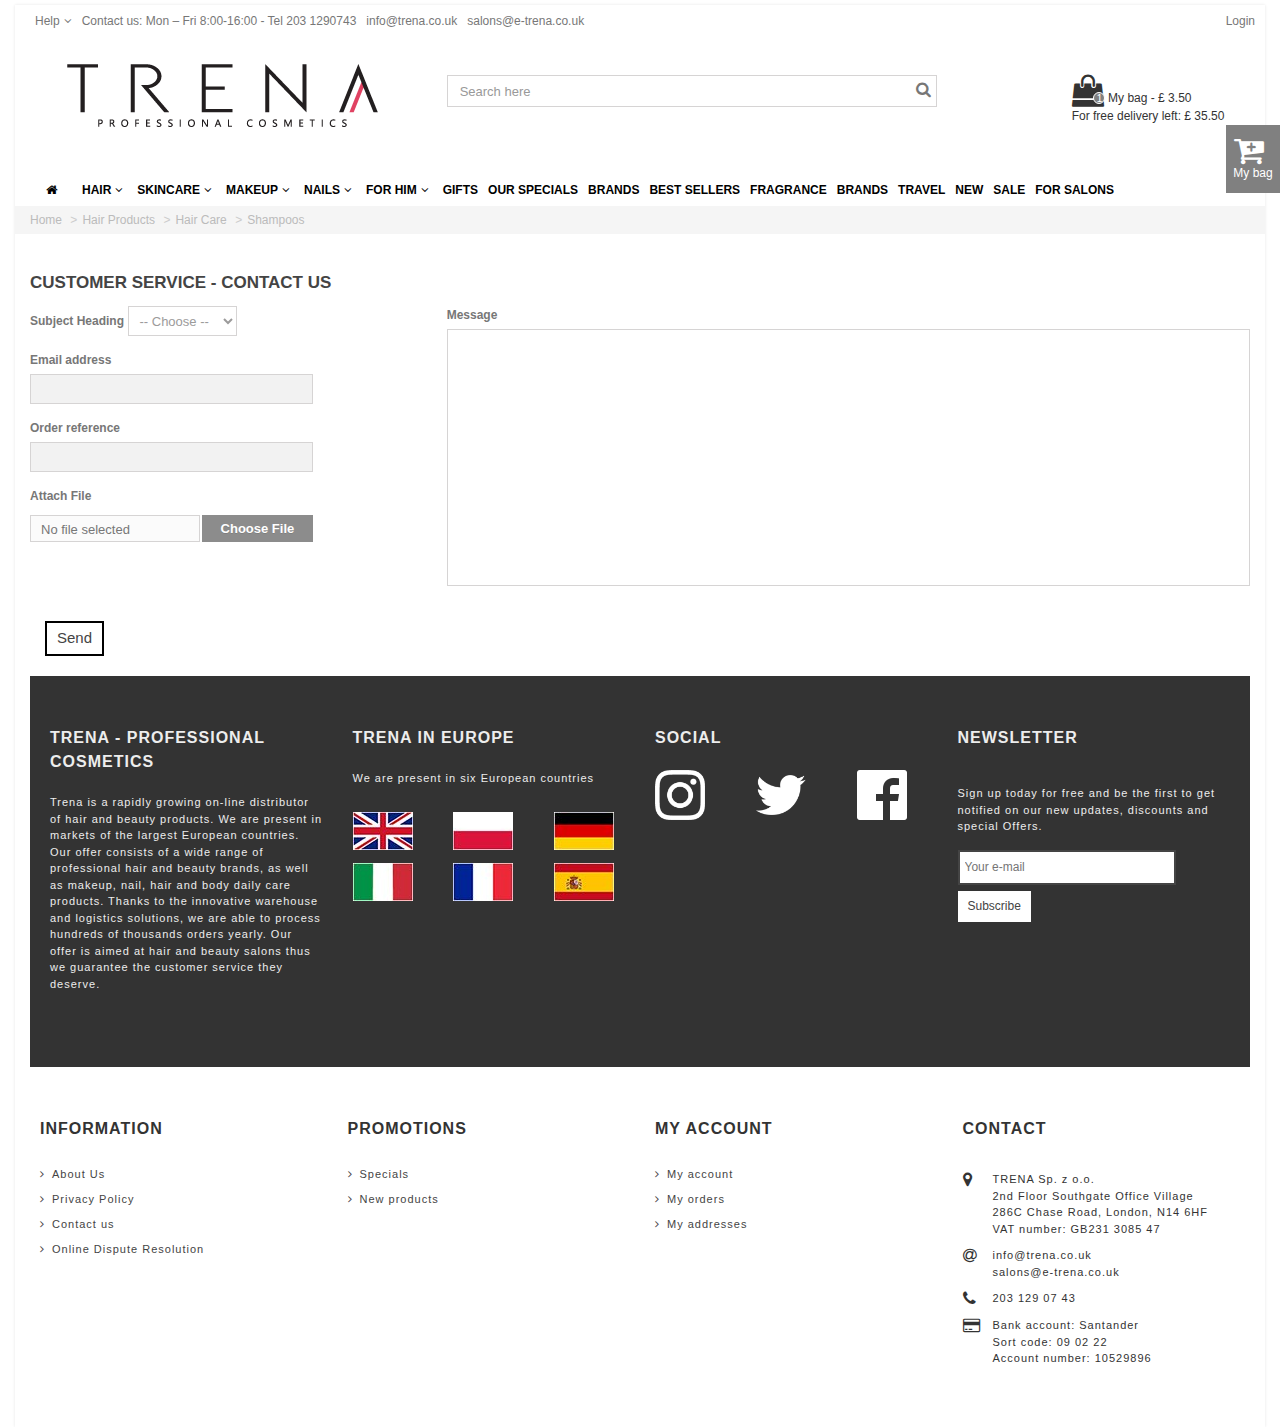
<file: trena/Pages/contact-us.html>
<!DOCTYPE html>
<html lang="en">
<head>
    <meta charset="UTF-8">
    <title>Title</title>
    <meta name="viewport" content="width=device-width, initial-scale=1">
    <link href="../../trena/skin/bootstrap.min.css" rel="stylesheet"/>
    <link href="../../trena/skin/fonts/bootstrap/bootstrap-social.css" rel="stylesheet"/>
    <link href="../../trena/skin/css/font-awesome.css" rel="stylesheet"/>
    <link href="../../trena/skin/css/font-awesome.min.css" rel="stylesheet"/>
    <!-- slider-range -->
    <link rel="stylesheet" href="../../trena/skin/js/jQuery.ui/jquery-ui.min.css"/>
    <!-- /slider-range -->
    <link href="../../trena/stylesheets/screen.css" rel="stylesheet" type="text/css"/>
    <link href="../../trena/stylesheets/print.css" rel="stylesheet" type="text/css"/>
    <!--[if IE]>
    <link href="../../trena/stylesheets/ie.css" media="screen, projection" rel="stylesheet" type="text/css"/>
    <![endif]-->
    <!--<link href="/stylesheets/styles.css" rel="stylesheet" type="text/css"/>-->
    <link href="../../trena/sass/styles.css" rel="stylesheet" type="text/css"/>
</head>
<body id="site-index" class="container" onscroll="fixedMainMenu()">
<div id="modal"></div>
<header>
    <div class="element_to_pop_up">
        <a class="b-close"><i class="fa fa-remove"></i></a>
        <div class="popup_cart_block">
            <div class="cart_block_list">
                <div class="products">
                    <div data-id="cart_block_product" class="clearfix">
                        <a class="cart_images" href="#" title="Maybelline Rocket Volume Express 9.6 ml"><img
                                src="../../trena/skin/images/products/mascara-colossal-volum-express-go-extreme-maybelline-noir.jpg"
                                alt="Maybelline Rocket Volume Express 9.6 ml"></a>
                        <a class="cart_block_product_name" href="#" title="Maybelline Rocket Volume Express 9.6 ml">Maybelline
                            Rocket Volume Express 9.6 ml</a>
                    </div>
                </div>
                <div id="pro_added_success" class="success">Product successfully added to your shopping cart</div>

                <div class="layer_details">
                    <div class="layer_popup_cart">
                        <span>There are&nbsp;<span>1&nbsp;</span>products in your cart.</span>
                    </div>
                    <div class="layer_popup_cart">
                        <span>Total products&nbsp;(tax incl.)</span>
                        <span class="cart_price">£ 77.61</span>
                    </div>
                    <div class="layer_popup_cart">
                        <span>Total with shipping&nbsp;(tax incl.)</span>
                        <span class="cart_price">£ 77.61</span>
                    </div>
                </div>
                <div class="buttons_container row">
                    <div class="col-xxs-12 col-xs-12 col-md-6">
            <span class="btn btn-default btn-bootstrap" title="Back">
                Back
            </span>
                    </div>
                    <div class="col-xxs-12 col-xs-12 col-md-6 btn_checkout_container">
                        <a class="btn btn-default btn-bootstrap" href="../../trena/Pages/product-details-page.html"
                           title="Proceed to checkout" rel="nofollow">
                            Checkout
                        </a>
                    </div>
                </div>
            </div>
        </div>
    </div>
    <!-- /Element to pop up -->
    <!-- Contact us top header -->
    <section class="row top_information_links">
        <ul class="menu info_block hidden-xs hidden-sm">
            <li><h2>Help<i class="fa fa-angle-down" aria-hidden="true"></i></h2>
                <ul class="submenu">
                    <li class="border_bottom_links"><a href='../../trena/Pages/returns-payment-delivery.html'>Returns &
                        Payment Delivery</a></li>
                    <li><a href='../../trena/Pages/contact-us.html'>Contact us</a></li>
                </ul>
            </li>
        </ul>
        <ul class="info_block hidden-xs hidden-sm">
            <li><a href="#">Contact us: Mon – Fri 8:00-16:00 - Tel 203
                1290743</a></li>
        </ul>
        <ul class="info_block hidden-xs hidden-sm">
            <li><a href="#">info@trena.co.uk</a></li>
        </ul>
        <ul class="info_block">
            <li><a href="#">salons@e-trena.co.uk</a></li>
        </ul>
        <ul class="info_block login_site pull-right">
            <li>
                <a class="header_login_item"
                   href="../../trena/Pages/login.html"><span class="header_item">Login</span></a>
            </li>
        </ul>
    </section>
    <!-- middle header container (logo, search, my bag) -->
    <section class="middle_container">
        <div class="row">
            <div class="logo_left col-md-4 text-center">
                <a class="logo_brand" href="../../index.html"><img
                        src="../../trena/skin/images/e-trenacouk-1451293131-6.jpg" alt="Trena"/></a>
            </div>
            <!-- Mobile navigition menu -->
            <div class="mob_menu hidden-md hidden-lg col-sm-4 col-xs-4">
                <div id="mySidenav" class="sidenav">
                    <a href="#" class="closebtn" onclick="closeNav()"><i class="fa fa-angle-left"></i></a>
                    <aside class="column_block mobile_main_sidebar">
                        <h3 class="title_block"><span>Menu</span></h3>
                        <!--menu 2 -->
                        <div class="block_mob_content_menu">
                            <div class="group_list_mobile">
                                <a href="#open_group_list_2_1r" class="list_group_item open_close"
                                   data-toggle="collapse">
                                    Hair
                                    <i class="fa fa-plus "></i>
                                </a>
                                <!--submenu 2-1 -->
                                <div class="group_box_list collapse" id="open_group_list_2_1r">
                                    <a href="#open_submenu2_2r" data-toggle="collapse" class="open_close">
                                        Shampoos<i class="fa fa-plus "></i></a>
                                    <!--submenu 2-2 -->
                                    <div class="collapse open_indoor" id="open_submenu2_2r">
                                        <a href="#open_submenu2_3r" data-toggle="collapse" class="open_close">
                                            Conditioners<i class="fa fa-plus "></i>
                                        </a>
                                    </div>
                                    <!--submenu 2-3 -->
                                    <div class="collapse open_submenu_lvl3" id="open_submenu2_3r">
                                        <a href="#"><p>Product</p></a>
                                        <a href="#"><p>Product</p></a>
                                        <a href="#"><p>Product</p></a>
                                    </div>
                                </div>
                            </div>
                        </div>
                        <!--menu 3 -->
                        <div class="block_mob_content_menu">
                            <div class="group_list_mobile">
                                <a href="#open_group_list_3_1b" class="list_group_item open_close"
                                   data-toggle="collapse">
                                    Skincare
                                    <i class="fa fa-plus "></i>
                                </a>
                                <!--submenu 3-1 -->
                                <div class="group_box_list collapse" id="open_group_list_3_1b">
                                    <a href="#open_submenu3_2b" data-toggle="collapse" class="open_close">
                                        Make-up Removal<i class="fa fa-plus "></i></a>
                                    <!--submenu 3-2 -->
                                    <div class="collapse open_indoor" id="open_submenu3_2b">
                                        <a href="#open_submenu3_3b" data-toggle="collapse" class="open_close">
                                            Sets<i class="fa fa-plus "></i>
                                        </a>
                                    </div>
                                    <!--submenu 3-3 -->
                                    <div class="collapse open_submenu_lvl3" id="open_submenu3_3b">
                                        <a href="#"><p>Product</p></a>
                                        <a href="#"><p>Product</p></a>
                                        <a href="#"><p>Product</p></a>
                                    </div>
                                </div>
                            </div>
                        </div>
                    </aside>
                </div>
                <span class="mobile_menu_btn" onclick="openNav()">&#9776;
                    Menu</span>
            </div>

            <div class="header_top_right col-md-5 col-sm-4 col-xs-5">
                <form class="stylish-input-group">
                    <input type="text"
                           class="form-control search_field_header"
                           placeholder="Search here"/>
                    <button type="submit"
                            name="submit_search"
                            class="button-search button_search_header">
                        <i class="fa fa-search"></i></button>
                </form>
            </div>

            <div id="top_my_bag" class="top_my_bag col-sm-3 col-md-offset-1 col-md-2 col-xs-3">
                <!-- popup my bag -->
                <div class="popup_my_bag info_block hidden-xs hidden-sm">
                    <div class="popup_content_my_bag">
                        <div class="cart_block">
                            <div class="cart_block_list">
                                <div class="products">btn_site_default
                                    <div data-id="cart_block_product" class="clearfix">
                                        <a class="cart_images"
                                           href="#" title="Maybelline Rocket Volume Express 9.6 ml"><img
                                                src="../../trena/skin/images/products/mascara-colossal-volum-express-go-extreme-maybelline-noir.jpg"
                                                alt="Maybelline Rocket Volume Express 9.6 ml"></a>

                                        <span class="quantity_formated"><span class="quantity">1</span>x</span><a
                                            class="cart_block_product_name" href="#"
                                            title="Maybelline Rocket Volume Express 9.6 ml">Maybelline Rocket...</a>
                                        <span class="price_mob_cart">£ 6.99<i class="fa fa-remove"></i></span>
                                    </div>
                                </div>

                                <div class="cart_prices">
                                    <div class="cart_prices_line first-line">
                                        <span class="price_mob_cart">£ 5.35</span>
                                        <span>Shipping</span>
                                    </div>

                                    <div class="cart_prices_line">
                                        <span class="price_mob_cart">£ 2.06</span>
                                        <span>Tax</span>
                                    </div>

                                    <div class="cart_prices_line last-line">
                                        <span class="price_mob_cart cart_block_total">£ 12.34</span>
                                        <span>Total</span>
                                    </div>
                                    <p>Prices are tax included</p>
                                </div>
                                <div class="row">
                                    <div class="col-xs-6">
                                        <a class="btn_mob_cart btn_site_default"
                                           href="../../trena/Pages/product-details-page.html" title="Checkout" rel="nofollow">
                                            Checkout</a>
                                    </div>
                                </div>
                            </div>
                        </div>
                    </div>

                </div>
                <!-- /popup my bag -->
                <div class="quantity_bag"><span class="quantity_number">1</span></div>
                <i class="fa fa-shopping-bag fa-2x" aria-hidden="true"></i>
                <span class="sum_in_bag">My bag - £ 3.50</span><br>
                <span class="sum_in_bag">For free delivery left: £ 35.50</span>
            </div>

            <div class="right_bag_wrap hidden-sm">
                <a class="right_fix_shop_cart open_bt" href="#" onclick="openCart()">
                    <i class="fa fa-cart-plus fa-2x" aria-hidden="true"></i>
                    <p>My bag</p>
                </a>
            </div>
            <div id="myCart" class="sidenav_cart">
                <a href="#" class="closebtn" onclick="closeCart()"><i class="fa fa-angle-right"></i></a>
                <h3 class="title_block">
                    <span>Shopping bag</span>
                </h3>
                <a href="#" class="close_right_side_cart"></a>
                <div class="cart_block">
                    <div class="cart_block_list">
                        <div class="products">
                            <div data-id="cart_block_product" class="clearfix">
                                <a class="cart_images"
                                   href="#" title="Maybelline Rocket Volume Express 9.6 ml"><img
                                        src="../../trena/skin/images/products/mascara-colossal-volum-express-go-extreme-maybelline-noir.jpg"
                                        alt="Maybelline Rocket Volume Express 9.6 ml"></a>

                                <span class="quantity_formated"><span class="quantity">1</span>x</span><a
                                    class="cart_block_product_name" href="#"
                                    title="Maybelline Rocket Volume Express 9.6 ml">Maybelline Rocket...</a>
                                <span class="price_mob_cart">£ 6.99<i class="fa fa-remove"></i></span>
                            </div>
                        </div>

                        <div class="cart_prices">
                            <div class="cart_prices_line first-line">
                                <span class="price_mob_cart">£ 5.35</span>
                                <span>Shipping</span>
                            </div>

                            <div class="cart_prices_line">
                                <span class="price_mob_cart">£ 2.06</span>
                                <span>Tax</span>
                            </div>

                            <div class="cart_prices_line last-line">
                                <span class="price_mob_cart cart_block_total ajax_block_cart_total">£ 12.34</span>
                                <span>Total</span>
                            </div>
                            <p>Prices are tax included</p>
                        </div>
                        <div class="shopping_bag_btns_container row">
                            <div class="col-xxs-6 col-xs-6 col-md-6">
                                <a href="#" onclick="closeCart()" class="btn btn_site_default mob_btn_shopping_cart b-close"
                                   title="Back">Back</a>
                            </div>
                            <div class="col-xxs-6 col-xs-6 col-md-6">
                                <a class="btn btn_site_default mob_btn_shopping_cart"
                                   href="../../trena/Pages/product-details-page.html"
                                   title="Proceed to checkout" rel="nofollow">Checkout</a>
                            </div>
                        </div>
                    </div>
                </div>
            </div>
        </div>
    </section><!--/middle header container-->


    <div class="row nav_container">
        <!-- desktop main Menu -->
        <nav id="navbar" class="col-md-12 nav_bar_menu hidden-sm hidden-xs">
            <ul class="elem_menu menu">
                <li><a href="#"><i class="fa fa-home icon_home"></i></a>

                    <!-- dropdown submenu for main menu -->

                    <div id="float_wind" class="row col-md-12 float_main_menu">
                        <div class="col-md-2">
                            <div class="float_menu_block">
                                <ul class="mu_level_1">
                                    <li class="ml_level_1">
                                        <a href="#" title="Hair Care" class="ma_level_1 ma_item title_block">Hair
                                            Care</a>
                                        <ul class="mu_level_2">
                                            <li class="ml_level_2">
                                                <a href="../../trena/Pages/products-page.html" title="Shampoos"
                                                   class="ma_level_2 ma_item ">Shampoos</a>
                                            </li>
                                            <li class="ml_level_2">
                                                <a href="../../trena/Pages/products-page.html" title="Conditioners"
                                                   class="ma_level_2 ma_item ">Conditioners</a>
                                            </li>
                                            <li class="ml_level_2">
                                                <a href="../../trena/Pages/products-page.html" title="Masks"
                                                   class="ma_level_2 ma_item ">Masks</a>
                                            </li>
                                            <li class="ml_level_2">
                                                <a href="../../trena/Pages/products-page.html" title="Treatments"
                                                   class="ma_level_2 ma_item ">Treatments</a>
                                            </li>
                                            <li class="ml_level_2">
                                                <a href="../../trena/Pages/products-page.html" title="Oils"
                                                   class="ma_level_2 ma_item ">Oils</a>
                                            </li>
                                            <li class="ml_level_2">
                                                <a href="../../trena/Pages/products-page.html" title="Silks and Serums "
                                                   class="ma_level_2 ma_item ">Silks
                                                    and Serums </a>
                                            </li>
                                            <li class="ml_level_2">
                                                <a href="../../trena/Pages/products-page.html" title="Fluids and Tonics"
                                                   class="ma_level_2 ma_item ">Fluids
                                                    and Tonics</a>
                                            </li>
                                            <li class="ml_level_2">
                                                <a href="../../trena/Pages/products-page.html" title="Care Sets"
                                                   class="ma_level_2 ma_item ">Care Sets</a>
                                            </li>
                                        </ul>
                                    </li>
                                </ul>
                            </div>
                        </div>
                        <div class="col-md-2">
                            <div class="float_menu_block">
                                <ul class="mu_level_1">
                                    <li class="ml_level_1">
                                        <a href="#" title="Hair Care" class="ma_level_1 ma_item title_block">Hair
                                            Care</a>
                                        <ul class="mu_level_2">
                                            <li class="ml_level_2">
                                                <a href="../../trena/Pages/products-page.html" title="Shampoos"
                                                   class="ma_level_2 ma_item ">Shampoos</a>
                                            </li>
                                            <li class="ml_level_2">
                                                <a href="../../trena/Pages/products-page.html" title="Conditioners"
                                                   class="ma_level_2 ma_item ">Conditioners</a>
                                            </li>
                                            <li class="ml_level_2">
                                                <a href="../../trena/Pages/products-page.html" title="Masks"
                                                   class="ma_level_2 ma_item ">Masks</a>
                                            </li>
                                            <li class="ml_level_2">
                                                <a href="../../trena/Pages/products-page.html" title="Oils"
                                                   class="ma_level_2 ma_item ">Oils</a>
                                            </li>
                                            <li class="ml_level_2">
                                                <a href="../../trena/Pages/products-page.html" title="Silks and Serums "
                                                   class="ma_level_2 ma_item ">Silks
                                                    and Serums </a>
                                            </li>
                                            <li class="ml_level_2">
                                                <a href="../../trena/Pages/products-page.html" title="Fluids and Tonics"
                                                   class="ma_level_2 ma_item ">Fluids
                                                    and Tonics</a>
                                            </li>
                                            <li class="ml_level_2">
                                                <a href="../../trena/Pages/products-page.html" title="Care Sets"
                                                   class="ma_level_2 ma_item ">Care Sets</a>
                                            </li>
                                        </ul>
                                    </li>
                                </ul>
                            </div>
                        </div>
                        <div class="col-md-2">
                            <div class="float_menu_block">
                                <ul class="mu_level_1">
                                    <li class="ml_level_1">
                                        <a href="#" title="Hair Care" class="ma_level_1 ma_item title_block">Hair
                                            Care</a>
                                        <ul class="mu_level_2">
                                            <li class="ml_level_2">
                                                <a href="../../trena/Pages/products-page.html" title="Shampoos"
                                                   class="ma_level_2 ma_item ">Shampoos</a>
                                            </li>
                                            <li class="ml_level_2">
                                                <a href="../../trena/Pages/products-page.html" title="Conditioners"
                                                   class="ma_level_2 ma_item ">Conditioners</a>
                                            </li>
                                            <li class="ml_level_2">
                                                <a href="../../trena/Pages/products-page.html" title="Masks"
                                                   class="ma_level_2 ma_item ">Masks</a>
                                            </li>
                                            <li class="ml_level_2">
                                                <a href="../../trena/Pages/products-page.html" title="Treatments"
                                                   class="ma_level_2 ma_item ">Treatments</a>
                                            </li>
                                            <li class="ml_level_2">
                                                <a href="../../trena/Pages/products-page.html" title="Oils"
                                                   class="ma_level_2 ma_item ">Oils</a>
                                            </li>
                                            <li class="ml_level_2">
                                                <a href="../../trena/Pages/products-page.html" title="Silks and Serums "
                                                   class="ma_level_2 ma_item ">Silks
                                                    and Serums </a>
                                            </li>
                                            <li class="ml_level_2">
                                                <a href="../../trena/Pages/products-page.html" title="Fluids and Tonics"
                                                   class="ma_level_2 ma_item ">Fluids
                                                    and Tonics</a>
                                            </li>
                                            <li class="ml_level_2">
                                                <a href="../../trena/Pages/products-page.html" title="Care Sets"
                                                   class="ma_level_2 ma_item ">Care Sets</a>
                                            </li>
                                        </ul>
                                    </li>
                                </ul>
                            </div>
                        </div>
                        <div class="col-md-2">
                            <div class="float_menu_block">
                                <ul class="mu_level_1">
                                    <li class="ml_level_1">
                                        <a href="#" title="Hair Care" class="ma_level_1 ma_item title_block">Hair
                                            Care</a>
                                        <ul class="mu_level_2">
                                            <li class="ml_level_2">
                                                <a href="../../trena/Pages/products-page.html" title="Shampoos"
                                                   class="ma_level_2 ma_item ">Shampoos</a>
                                            </li>
                                            <li class="ml_level_2">
                                                <a href="../../trena/Pages/products-page.html" title="Conditioners"
                                                   class="ma_level_2 ma_item ">Conditioners</a>
                                            </li>
                                            <li class="ml_level_2">
                                                <a href="../../trena/Pages/products-page.html" title="Masks"
                                                   class="ma_level_2 ma_item ">Masks</a>
                                            </li>
                                            <li class="ml_level_2">
                                                <a href="../../trena/Pages/products-page.html" title="Treatments"
                                                   class="ma_level_2 ma_item ">Treatments</a>
                                            </li>
                                            <li class="ml_level_2">
                                                <a href="../../trena/Pages/products-page.html" title="Oils"
                                                   class="ma_level_2 ma_item ">Oils</a>
                                            </li>
                                            <li class="ml_level_2">
                                                <a href="../../trena/Pages/products-page.html" title="Silks and Serums "
                                                   class="ma_level_2 ma_item ">Silks
                                                    and Serums </a>
                                            </li>
                                            <li class="ml_level_2">
                                                <a href="../../trena/Pages/products-page.html" title="Fluids and Tonics"
                                                   class="ma_level_2 ma_item ">Fluids
                                                    and Tonics</a>
                                            </li>
                                            <li class="ml_level_2">
                                                <a href="../../trena/Pages/products-page.html" title="Care Sets"
                                                   class="ma_level_2 ma_item ">Care Sets</a>
                                            </li>
                                        </ul>
                                    </li>
                                </ul>
                            </div>
                        </div>
                    </div>

                    <!-- /dropdown submenu for main menu -->

                </li>
                <li><a class="show_el" id="a1" href=#>HAIR<i class="fa fa-angle-down"></i></a>
                </li>
                <li><a href="#" class="show_el">SKINCARE<i class="fa fa-angle-down" aria-hidden="true"></i></a>
                </li>
                <li><a href="#" class="show_el">MAKEUP<i class="fa fa-angle-down" aria-hidden="true"></i></a>
                </li>
                <li><a href="#" class="show_el">NAILS<i class="fa fa-angle-down" aria-hidden="true"></i></a>
                </li>
                <li><a href="#" class="show_el">FOR HIM<i class="fa fa-angle-down" aria-hidden="true"></i></a>
                </li>
                <li>
                    <a href="#">GIFTS</a>
                </li>
                <li>
                    <a href="#">OUR SPECIALS</a>
                </li>
                <li>
                    <a href="#">BRANDS</a>
                </li>
                <li>
                    <a href="#">BEST SELLERS</a>
                </li>
                <li>
                    <a href="#">FRAGRANCE</a>
                </li>
                <li>
                    <a href="#">BRANDS</a>
                </li>
                <li>
                    <a href="#">TRAVEL</a>
                </li>
                <li>
                    <a href="#">NEW</a>
                </li>
                <li>
                    <a href="#">SALE</a>
                </li>
                <li>
                    <a href="#">FOR SALONS</a>
                </li>
            </ul>
        </nav>
    </div>

</header>
<section class="row">
    <div class="col-xs-12 clearfix breadcrumb_container">
        <ul class="breadcrumb breadcrumb_ul">
            <li><a href="#"><h2>Home</h2></a></li>
            <li><a href="#">Hair Products</a></li>
            <li><a href="#">Hair Care</a></li>
            <li><a href="#">Shampoos</a></li>
        </ul>
    </div>
</section>

<div class="contact_page">
    <div class="row">
        <div class="col-xs-12">
            <h1>Customer service - Contact us</h1>
            <form method="post" enctype="multipart/form-data">
                <fieldset>
                    <h3 class="hidden">send a message</h3>
                    <div class="row">
                        <div class="col-xs-12 col-md-3">
                            <div class="form-group">
                                <label for="id_contact">Subject Heading</label>
                                <div class="selector" id="uniform-id_contact">
                                    <select id="id_contact" class="form-control" name="id_contact">
                                        <option value="0">-- Choose --</option>
                                        <option value="5">Contact form</option>
                                    </select>
                                </div>
                            </div>
                            <p class="form-group">
                                <label for="email">Email address</label>
                                <input class="form-control grey validate" type="text"
                                       id="email" name="from" data-validate="isEmail" value="">
                            </p>
                            <div class="form-group">
                                <label>Order reference</label>
                                <input class="form-control grey" type="text"
                                       name="id_order" id="id_order" value="">
                            </div>
                            <p class="form-group">
                                <label for="fileUpload">Attach File</label>
                                <input type="hidden" name="MAX_FILE_SIZE" value="3145728000">
                            </p>
                            <div class="uploader" id="uniform-fileUpload">
                                <input type="file" name="fileUpload" id="fileUpload" class="form-control">
                                <span class="filename" style="user-select: none;">No file selected</span>
                                <span class="action" style="user-select: none;">Choose File</span>
                            </div>
                        </div>
                        <div class="col-xs-12 col-md-offset-1 col-md-8">
                            <div class="form-group">
                                <label for="message">Message</label>
                                <textarea class="form-control" id="message" name="message"></textarea>
                            </div>
                        </div>
                    </div>
                    <div class="col-xs-12">
                        <button type="submit" name="submitMessage" id="submitMessage" class="btn_send btn_site_default">
                            Send
                        </button>
                    </div>
                </fieldset>
            </form>
        </div>
    </div>
</div>
<footer>
    <!--Top black part of footer-->
    <section id="footer-top">
        <div class="row">
            <div class="about_block col-xs-12 col-sm-3">
                <div class="row">
                    <h3 class="title_block panel-title col-xs-11" id="headingOne">TRENA - PROFESSIONAL COSMETICS</h3>
                    <a class="btn collapse-button collapsed visible-xs col-xs-1 open_close"
                       data-toggle="collapse"
                       data-parent="#accordion" href="#collapseOne" aria-expanded="false"
                       aria-controls="collapseOne"><i class="fa fa-plus"></i></a>
                </div>
                <div class="footer_block_content">
                    <div id="collapseOne" class="js-collapsible collapse in" role="tabpanel"
                         aria-labelledby="headingOne">
                        <p>Trena is a rapidly growing on-line distributor of hair and beauty products. We are
                            present in
                            markets of the largest European countries. Our offer consists of a wide range of
                            professional hair and beauty brands, as well as makeup, nail, hair and body daily
                            care
                            products. Thanks to the innovative warehouse and logistics solutions, we are able to
                            process
                            hundreds of thousands orders yearly. Our offer is aimed at hair and beauty salons
                            thus
                            we
                            guarantee the customer service they deserve.</p>
                    </div>
                </div>
            </div>
            <hr class="visible-xs mobile_white_line">
            <!--End - About Block-->

            <!--Block with flags-->
            <div class="flags_block col-xs-12 col-sm-3">
                <div class="row">
                    <h3 class="title_block panel-title col-xs-11" id="headingTwo">TRENA IN EUROPE</h3>
                    <a class="btn collapse-button collapsed visible-xs col-xs-1 open_close" data-toggle="collapse"
                       data-parent="#accordion" href="#collapseTwo" aria-expanded="false"
                       aria-controls="collapseTwo"><i class="fa fa-plus"></i></a>
                </div>
                <div class="footer_block_content">
                    <div id="collapseTwo" class="js-collapsible collapse in" role="tabpanel"
                         aria-labelledby="headingTwo">
                        <p>We are present in six European countries</p>
                        <div class="row flag_container">
                            <div class="col-xs-4">
                                <a href="#" target="_blank">
                                    <img src="../../trena/skin/images/CO-UK.JPG" alt="flag-image"></a>
                            </div>
                            <div class="col-xs-4">
                                <a href="#" target="_blank">
                                    <img src="../../trena/skin/images/PL.JPG" alt="flag-image"></a>
                            </div>
                            <div class="col-xs-4">
                                <a href="#" target="_blank">
                                    <img src="../../trena/skin/images/DE.JPG" alt="flag-image"></a>
                            </div>
                        </div>
                        <div class="row flag_container">
                            <div class="col-xs-4">
                                <a href="#" target="_blank">
                                    <img src="../../trena/skin/images/IT.JPG" alt="flag-image"></a>
                            </div>
                            <div class="col-xs-4">
                                <a href="#" target="_blank">
                                    <img src="../../trena/skin/images/FR.JPG" alt="flag-image"></a>
                            </div>
                            <div class="col-xs-4">
                                <a href="#" target="_blank">
                                    <img src="../../trena/skin/images/ES.JPG" alt="flag-image"></a>
                            </div>
                        </div>
                    </div>
                </div>
            </div>
            <hr class="visible-xs mobile_white_line">
            <!--End - Block with flags-->

            <!--Social accounts block-->
            <div class="social_accounts_block col-xs-12 col-sm-3">
                <div class="row">
                    <h3 class="title_block panel-title col-xs-11" id="headingThree">SOCIAL</h3>
                    <a class="btn collapse-button collapsed visible-xs col-xs-1 open_close" data-toggle="collapse"
                       data-parent="#accordion" href="#collapseThree" aria-expanded="false"
                       aria-controls="collapseThree"><i class="fa fa-plus"></i>
                    </a>
                </div>
                <div id="collapseThree" class="js-collapsible collapse in" role="tabpanel"
                     aria-labelledby="headingThree">
                    <div class="row footer_social_links">
                        <div class="col-xs-4">
                            <a href="#" target="_blank">
                                <img src="../../trena/skin/images/instagram.png" alt="social-network-image"></a>
                        </div>
                        <div class="col-xs-4">
                            <a href="#" target="_blank">
                                <img src="../../trena/skin/images/twitter.png" alt="social-network-image"></a>
                        </div>
                        <div class="col-xs-4">
                            <a href="#" target="_blank">
                                <img src="../../trena/skin/images/faceboook.png" alt="social-network-image"></a>
                        </div>
                    </div>
                </div>
            </div>
            <hr class="visible-xs mobile_white_line">
            <!--End - Social accounts block-->

            <!-- Newsletter block-->
            <div class="newsletter_block col-xs-12 col-sm-3">
                <div class="row">
                    <h3 class="title_block panel-title col-xs-11" id="headingFour">Newsletter</h3>
                    <a class="btn collapse-button collapsed visible-xs col-xs-1 open_close" data-toggle="collapse"
                       data-parent="#accordion" href="#collapseFour" aria-expanded="false"
                       aria-controls="collapseFour"><i class="fa fa-plus"></i></a>
                </div>
                <div id="collapseFour" class="js-collapsible collapse in" role="tabpanel"
                     aria-labelledby="headingFour">
                    <div class="footer_block_content">
                        <form action="//e-trena.co.uk/" method="post">
                            <div class="form-group">
                                <div class="footer_block_content">
                                    <p>Sign up today for free and be the first to get notified on our new
                                        updates,
                                        discounts and special Offers.</p>
                                </div>
                                <input class="newsletter_input" id="newsletter-input" type="text"
                                       name="email" size="18" value="" placeholder="Your e-mail"><br>
                                <button type="submit" class="btn btn-primary btn_subscribe">
                                    Subscribe
                                </button>
                            </div>
                        </form>
                    </div>
                </div>
            </div>
            <hr class="visible-xs mobile_white_line">
            <!--End - Newsletter block-->
        </div>
    </section>
    <!--End - Top black part of footer-->

    <!--Bottom white part of footer-->
    <section id="footer-bottom">
        <div class="row">
            <!-- Information footer block -->
            <div class="links_footer col-xs-12 col-sm-3">
                <div class="row">
                    <h3 class="title_block panel-title col-xs-11" id="headingFive">INFORMATION</h3>
                    <a class="btn collapse-button collapsed visible-xs col-xs-1 open_close" data-toggle="collapse"
                       data-parent="#accordion" href="#collapseFive" aria-expanded="false"
                       aria-controls="collapseFive"><i class="fa fa-plus"></i></a>
                </div>
                <div id="collapseFive" class="js-collapsible collapse in" role="tabpanel"
                     aria-labelledby="headingFive">
                    <ul class="links_list">
                        <li>
                            <a href="#">About Us</a>
                        </li>
                        <li>
                            <a href="#">Privacy Policy</a>
                        </li>
                        <li>
                            <a href="#">Contact us</a>
                        </li>
                        <li>
                            <a href="#">Online Dispute Resolution</a>
                        </li>
                    </ul>
                </div>
            </div>

            <hr class="visible-xs mobile_grey_line">
            <!-- End - Information footer block -->

            <!-- Promotions footer block-->
            <div class="links_footer col-xs-12 col-sm-3">
                <div class="row">
                    <h3 class="title_block panel-title col-xs-11" id="headingSix">PROMOTIONS</h3>
                    <a class="btn collapse-button collapsed visible-xs col-xs-1 open_close" data-toggle="collapse"
                       data-parent="#accordion" href="#collapseSix" aria-expanded="false"
                       aria-controls="collapseSix"><i class="fa fa-plus"></i></a>
                </div>
                <div id="collapseSix" class="js-collapsible collapse in" role="tabpanel"
                     aria-labelledby="headingSix">
                    <ul class="links_list">
                        <li>
                            <a href="#">Specials</a>
                        </li>
                        <li>
                            <a href="#">New products</a>
                        </li>

                    </ul>
                </div>
            </div>
            <hr class="visible-xs mobile_grey_line">
            <!-- End - Promotions footer block-->

            <!--My account footer block-->
            <div class="links_footer col-xs-12 col-sm-3">
                <div class="row">
                    <h3 class="title_block panel-title col-xs-11" id="headingSeven">MY ACCOUNT</h3>
                    <a class="btn collapse-button collapsed visible-xs col-xs-1 open_close" data-toggle="collapse"
                       data-parent="#accordion" href="#collapseSeven" aria-expanded="false"
                       aria-controls="collapseSeven"><i class="fa fa-plus"></i></a>
                </div>
                <div id="collapseSeven" class="js-collapsible collapse in" role="tabpanel"
                     aria-labelledby="headingSeven">
                    <ul class="links_list">
                        <li>
                            <a href="#">My account</a>
                        </li>
                        <li>
                            <a href="#">My orders</a>
                        </li>
                        <li>
                            <a href="#">My addresses</a>
                        </li>
                    </ul>
                </div>
            </div>
            <hr class="visible-xs mobile_grey_line">
            <!--End - My account footer block-->


            <!-- Contact footer block -->
            <div class="contact_block col-xs-12 col-sm-3">
                <div class="row">
                    <h3 class="title_block panel-title col-xs-11" id="headingEight">CONTACT</h3>
                    <a class="btn collapse-button collapsed visible-xs col-xs-1 open_close" data-toggle="collapse"
                       data-parent="#accordion" href="#collapseEight" aria-expanded="false"
                       aria-controls="collapseEight"><i class="fa fa-plus"></i></a>
                </div>
                <div id="collapseEight" class="js-collapsible collapse in" role="tabpanel"
                     aria-labelledby="headingSeven">
                    <div class="row">
                        <div class="col-xs-1">
                            <i class="fa fa-map-marker"></i>
                        </div>
                        <div class="footer_info_block col-xs-10">
                            <p>TRENA Sp. z o.o.</p>
                            <p>2nd Floor Southgate Office Village</p>
                            <p>286C Chase Road, London, N14 6HF</p>
                            <p>VAT number: GB231 3085 47</p>
                        </div>
                    </div>
                    <div class="row">
                        <div class="col-xs-1">
                            <i class="fa fa-at"></i>
                        </div>
                        <div class="footer_info_block col-xs-10">
                            <p>info@trena.co.uk</p>
                            <p>salons@e-trena.co.uk</p>
                        </div>
                    </div>
                    <div class="row">
                        <div class="col-xs-1">
                            <i class="fa fa-phone"></i>
                        </div>
                        <div class="footer_info_block col-xs-10">
                            <p>203 129 07 43</p>
                        </div>
                    </div>
                    <div class="row">
                        <div class="col-xs-1">
                            <i class="fa fa-credit-card"></i>
                        </div>
                        <div class="footer_info_block col-xs-10">
                            <p>Bank account: Santander</p>
                            <p>Sort code: 09 02 22</p>
                            <p>Account number: 10529896</p>
                        </div>
                    </div>
                </div>
            </div>
            <hr class="visible-xs mobile_grey_line">
        </div>
        <!-- End - Contact footer block -->

    </section>
    <!--End - Bottom white part of footer-->
</footer>

<script src="../../jQuery-1.12.4.js"></script>
<script src="../../trena/skin/js/jQuery.ui/jquery-ui.min.js"></script>
<script src="../../bootstrap.js"></script>
<script src="../../trena/skin/js/custom.js"></script>
</body>
</html>
</file>
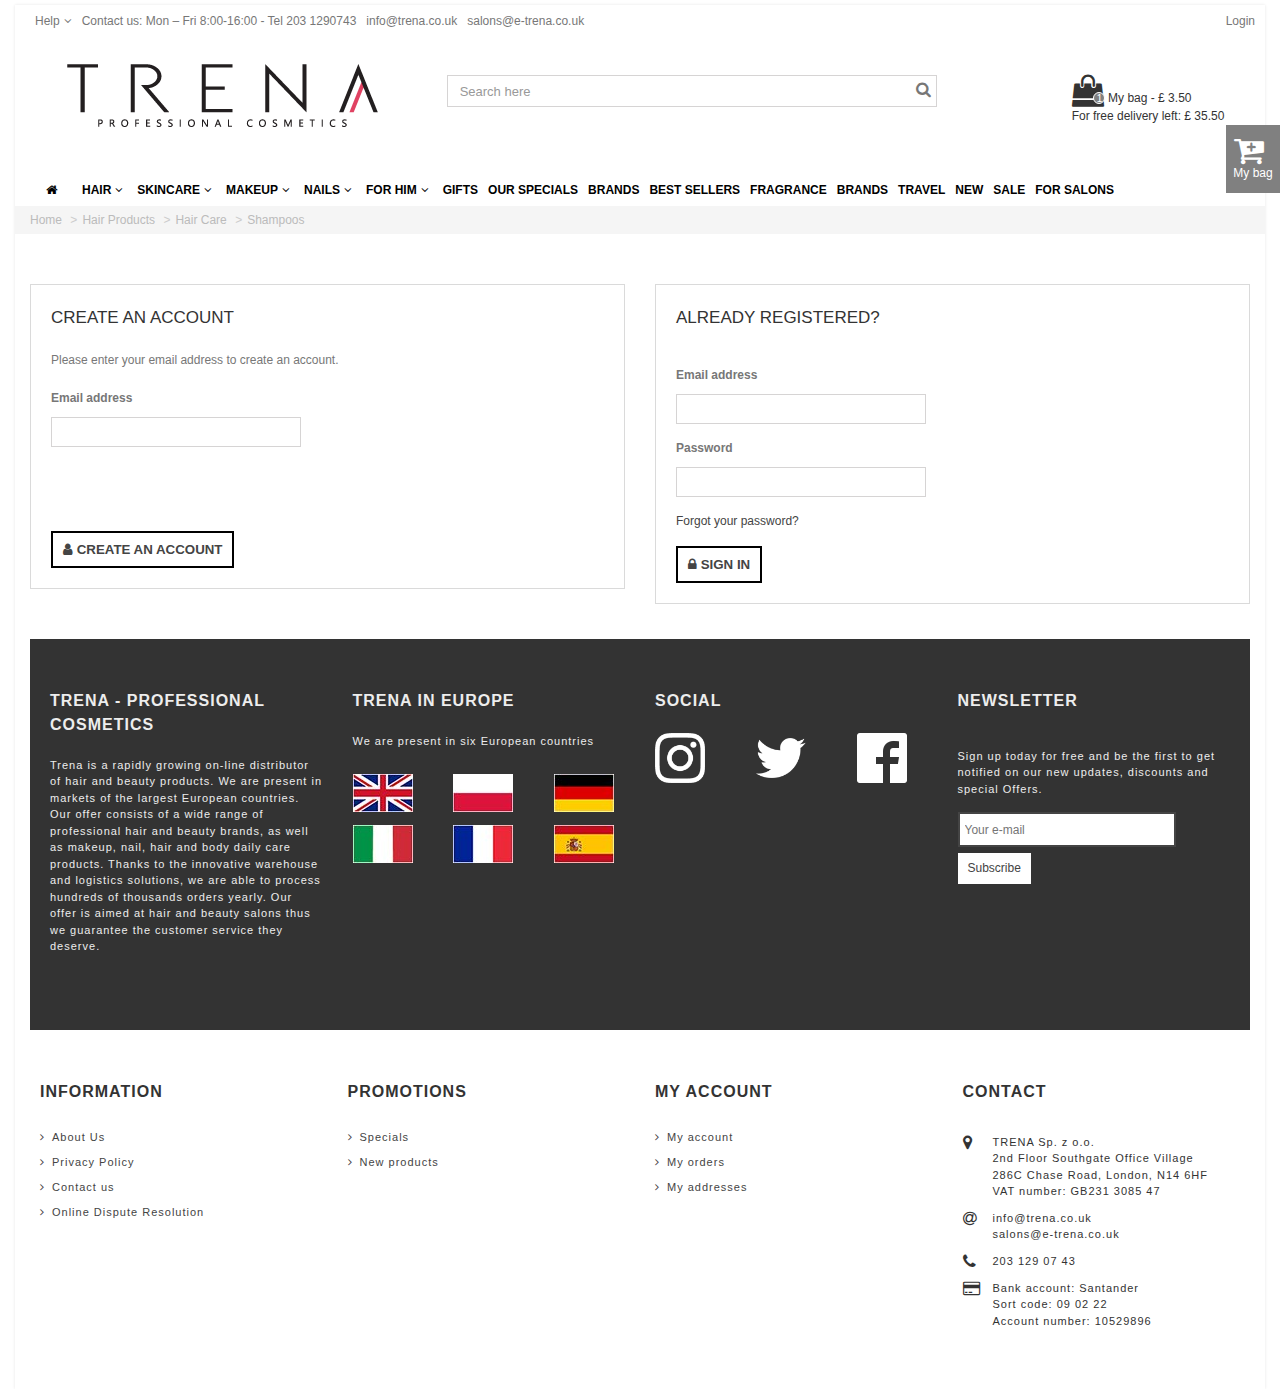
<file: trena/Pages/login.html>
<!DOCTYPE html>
<html lang="en">
<head>
    <meta charset="UTF-8">
    <title>Title</title>
    <meta name="viewport" content="width=device-width, initial-scale=1">
    <link href="../../trena/skin/bootstrap.min.css" rel="stylesheet"/>
    <link href="../../trena/skin/fonts/bootstrap/bootstrap-social.css" rel="stylesheet"/>
    <link href="../../trena/skin/css/font-awesome.css" rel="stylesheet"/>
    <link href="../../trena/skin/css/font-awesome.min.css" rel="stylesheet"/>
    <!-- slider-range -->
    <link rel="stylesheet" href="../../trena/skin/js/jQuery.ui/jquery-ui.min.css"/>
    <!-- /slider-range -->
    <link href="../../trena/stylesheets/screen.css" rel="stylesheet" type="text/css"/>
    <link href="../../trena/stylesheets/print.css" rel="stylesheet" type="text/css"/>
    <!--[if IE]>
    <link href="../../trena/stylesheets/ie.css" media="screen, projection" rel="stylesheet" type="text/css"/>
    <![endif]-->
    <!--<link href="/stylesheets/styles.css" rel="stylesheet" type="text/css"/>-->
    <link href="../../trena/sass/styles.css" rel="stylesheet" type="text/css"/>


</head>
<body id="site-index" class="container" onscroll="fixedMainMenu()">
<div id="modal"></div>
<header>
    <div class="element_to_pop_up">
        <a class="b-close"><i class="fa fa-remove"></i></a>
        <div class="popup_cart_block">
            <div class="cart_block_list">
                <div class="products">
                    <div data-id="cart_block_product" class="clearfix">
                        <a class="cart_images" href="#" title="Maybelline Rocket Volume Express 9.6 ml"><img
                                src="../../trena/skin/images/products/mascara-colossal-volum-express-go-extreme-maybelline-noir.jpg"
                                alt="Maybelline Rocket Volume Express 9.6 ml"></a>
                        <a class="cart_block_product_name" href="#" title="Maybelline Rocket Volume Express 9.6 ml">Maybelline
                            Rocket Volume Express 9.6 ml</a>
                    </div>
                </div>
                <div id="pro_added_success" class="success">Product successfully added to your shopping cart</div>

                <div class="layer_details">
                    <div class="layer_popup_cart">
                        <span>There are&nbsp;<span>1&nbsp;</span>products in your cart.</span>
                    </div>
                    <div class="layer_popup_cart">
                        <span>Total products&nbsp;(tax incl.)</span>
                        <span class="cart_price">£ 77.61</span>
                    </div>
                    <div class="layer_popup_cart">
                        <span>Total with shipping&nbsp;(tax incl.)</span>
                        <span class="cart_price">£ 77.61</span>
                    </div>
                </div>
                <div class="buttons_container row">
                    <div class="col-xxs-12 col-xs-12 col-md-6">
            <span class="btn btn-default btn-bootstrap" title="Back">
                Back
            </span>
                    </div>
                    <div class="col-xxs-12 col-xs-12 col-md-6 btn_checkout_container">
                        <a class="btn btn-default btn-bootstrap" href="../../trena/Pages/product-details-page.html"
                           title="Proceed to checkout" rel="nofollow">
                            Checkout
                        </a>
                    </div>
                </div>
            </div>
        </div>
    </div>
    <!-- /Element to pop up -->
    <!-- Contact us top header -->
    <section class="row top_information_links">
        <ul class="menu info_block hidden-xs hidden-sm">
            <li><h2>Help<i class="fa fa-angle-down" aria-hidden="true"></i></h2>
                <ul class="submenu">
                    <li class="border_bottom_links"><a href='../../trena/Pages/returns-payment-delivery.html'>Returns &
                        Payment Delivery</a></li>
                    <li><a href='../../trena/Pages/contact-us.html'>Contact us</a></li>
                </ul>
            </li>
        </ul>
        <ul class="info_block hidden-xs hidden-sm">
            <li><a href="#">Contact us: Mon – Fri 8:00-16:00 - Tel 203
                1290743</a></li>
        </ul>
        <ul class="info_block hidden-xs hidden-sm">
            <li><a href="#">info@trena.co.uk</a></li>
        </ul>
        <ul class="info_block">
            <li><a href="#">salons@e-trena.co.uk</a></li>
        </ul>
        <ul class="info_block login_site pull-right">
            <li>
                <a class="header_login_item"
                   href="../../trena/Pages/login.html"><span class="header_item">Login</span></a>
            </li>
        </ul>
    </section>
    <!-- middle header container (logo, search, my bag) -->
    <section class="middle_container">
        <div class="row">
            <div class="logo_left col-md-4 text-center">
                <a class="logo_brand" href="../../index.html"><img
                        src="../../trena/skin/images/e-trenacouk-1451293131-6.jpg" alt="Trena"/></a>
            </div>
            <!-- Mobile navigition menu -->
            <div class="mob_menu hidden-md hidden-lg col-sm-4 col-xs-4">
                <div id="mySidenav" class="sidenav">
                    <a href="#" class="closebtn" onclick="closeNav()"><i class="fa fa-angle-left"></i></a>
                    <aside class="column_block mobile_main_sidebar">
                        <h3 class="title_block"><span>Menu</span></h3>
                        <!--menu 2 -->
                        <div class="block_mob_content_menu">
                            <div class="group_list_mobile">
                                <a href="#open_group_list_2_1r" class="list_group_item open_close"
                                   data-toggle="collapse">
                                    Hair
                                    <i class="fa fa-plus "></i>
                                </a>
                                <!--submenu 2-1 -->
                                <div class="group_box_list collapse" id="open_group_list_2_1r">
                                    <a href="#open_submenu2_2r" data-toggle="collapse" class="open_close">
                                        Shampoos<i class="fa fa-plus "></i></a>
                                    <!--submenu 2-2 -->
                                    <div class="collapse open_indoor" id="open_submenu2_2r">
                                        <a href="#open_submenu2_3r" data-toggle="collapse" class="open_close">
                                            Conditioners<i class="fa fa-plus "></i>
                                        </a>
                                    </div>
                                    <!--submenu 2-3 -->
                                    <div class="collapse open_submenu_lvl3" id="open_submenu2_3r">
                                        <a href="#"><p>Product</p></a>
                                        <a href="#"><p>Product</p></a>
                                        <a href="#"><p>Product</p></a>
                                    </div>
                                </div>
                            </div>
                        </div>
                        <!--menu 3 -->
                        <div class="block_mob_content_menu">
                            <div class="group_list_mobile">
                                <a href="#open_group_list_3_1b" class="list_group_item open_close"
                                   data-toggle="collapse">
                                    Skincare
                                    <i class="fa fa-plus "></i>
                                </a>
                                <!--submenu 3-1 -->
                                <div class="group_box_list collapse" id="open_group_list_3_1b">
                                    <a href="#open_submenu3_2b" data-toggle="collapse" class="open_close">
                                        Make-up Removal<i class="fa fa-plus "></i></a>
                                    <!--submenu 3-2 -->
                                    <div class="collapse open_indoor" id="open_submenu3_2b">
                                        <a href="#open_submenu3_3b" data-toggle="collapse" class="open_close">
                                            Sets<i class="fa fa-plus "></i>
                                        </a>
                                    </div>
                                    <!--submenu 3-3 -->
                                    <div class="collapse open_submenu_lvl3" id="open_submenu3_3b">
                                        <a href="#"><p>Product</p></a>
                                        <a href="#"><p>Product</p></a>
                                        <a href="#"><p>Product</p></a>
                                    </div>
                                </div>
                            </div>
                        </div>
                    </aside>
                </div>
                <span class="mobile_menu_btn" onclick="openNav()">&#9776;Menu</span>
            </div>

            <div class="header_top_right col-md-5 col-sm-4 col-xs-5">
                <form class="stylish-input-group">
                    <input type="text"
                           class="form-control search_field_header"
                           placeholder="Search here"/>
                    <button type="submit"
                            name="submit_search"
                            class="button-search button_search_header">
                        <i class="fa fa-search"></i></button>
                </form>
            </div>

            <div id="top_my_bag" class="top_my_bag col-sm-3 col-md-offset-1 col-md-2 col-xs-3">
                <!-- popup my bag -->
                <div class="popup_my_bag info_block hidden-xs hidden-sm">
                    <div class="popup_content_my_bag">
                        <div class="cart_block">
                            <div class="cart_block_list">
                                <div class="products">
                                    <div data-id="cart_block_product" class="clearfix">
                                        <a class="cart_images"
                                           href="#" title="Maybelline Rocket Volume Express 9.6 ml"><img
                                                src="../../trena/skin/images/products/mascara-colossal-volum-express-go-extreme-maybelline-noir.jpg"
                                                alt="Maybelline Rocket Volume Express 9.6 ml"></a>

                                        <span class="quantity_formated"><span class="quantity">1</span>x</span><a
                                            class="cart_block_product_name" href="#"
                                            title="Maybelline Rocket Volume Express 9.6 ml">Maybelline Rocket...</a>
                                        <span class="price_mob_cart">£ 6.99<i class="fa fa-remove"></i></span>
                                    </div>
                                </div>

                                <div class="cart_prices">
                                    <div class="cart_prices_line first-line">
                                        <span class="price_mob_cart">£ 5.35</span>
                                        <span>Shipping</span>
                                    </div>

                                    <div class="cart_prices_line">
                                        <span class="price_mob_cart">£ 2.06</span>
                                        <span>Tax</span>
                                    </div>

                                    <div class="cart_prices_line last-line">
                                        <span class="price_mob_cart cart_block_total">£ 12.34</span>
                                        <span>Total</span>
                                    </div>
                                    <p>Prices are tax included</p>
                                </div>
                                <div class="row">
                                    <div class="col-xs-6">
                                        <a class="btn_mob_cart btn_site_default"
                                           href="../../trena/Pages/product-details-page.html" title="Checkout" rel="nofollow">
                                            Checkout</a>
                                    </div>
                                </div>
                            </div>
                        </div>
                    </div>
                </div>
                <!-- /popup my bag -->
                <div class="quantity_bag"><span class="quantity_number">1</span></div>
                <i class="fa fa-shopping-bag fa-2x" aria-hidden="true"></i>
                <span class="sum_in_bag">My bag - £ 3.50</span><br>
                <span class="sum_in_bag">For free delivery left: £ 35.50</span>
            </div>

            <div class="right_bag_wrap hidden-sm">
                <a class="right_fix_shop_cart open_bt" href="#" onclick="openCart()">
                    <i class="fa fa-cart-plus fa-2x" aria-hidden="true"></i>
                    <p>My bag</p>
                </a>
            </div>
            <div id="myCart" class="sidenav_cart">
                <a href="#" class="closebtn" onclick="closeCart()"><i class="fa fa-angle-right"></i></a>
                <h3 class="title_block">
                    <span>Shopping bag</span>
                </h3>
                <a href="#" class="close_right_side_cart"></a>
                <div class="cart_block">
                    <div class="cart_block_list">
                        <div class="products">
                            <div data-id="cart_block_product" class="clearfix">
                                <a class="cart_images"
                                   href="#" title="Maybelline Rocket Volume Express 9.6 ml"><img
                                        src="../../trena/skin/images/products/mascara-colossal-volum-express-go-extreme-maybelline-noir.jpg"
                                        alt="Maybelline Rocket Volume Express 9.6 ml"></a>

                                <span class="quantity_formated"><span class="quantity">1</span>x</span><a
                                    class="cart_block_product_name" href="#"
                                    title="Maybelline Rocket Volume Express 9.6 ml">Maybelline Rocket...</a>
                                <span class="price_mob_cart">£ 6.99<i class="fa fa-remove"></i></span>
                            </div>
                        </div>

                        <div class="cart_prices">
                            <div class="cart_prices_line first-line">
                                <span class="price_mob_cart">£ 5.35</span>
                                <span>Shipping</span>
                            </div>

                            <div class="cart_prices_line">
                                <span class="price_mob_cart">£ 2.06</span>
                                <span>Tax</span>
                            </div>

                            <div class="cart_prices_line last-line">
                                <span class="price_mob_cart cart_block_total ajax_block_cart_total">£ 12.34</span>
                                <span>Total</span>
                            </div>
                            <p>Prices are tax included</p>
                        </div>
                        <div class="shopping_bag_btns_container row">
                            <div class="col-xxs-6 col-xs-6 col-md-6">
                                <a href="#" onclick="closeCart()" class="btn btn_site_default mob_btn_shopping_cart b-close"
                                   title="Back">Back</a>
                            </div>
                            <div class="col-xxs-6 col-xs-6 col-md-6">
                                <a class="btn btn_site_default mob_btn_shopping_cart"
                                   href="../../trena/Pages/product-details-page.html"
                                   title="Proceed to checkout" rel="nofollow">Checkout</a>
                            </div>
                        </div>
                    </div>
                </div>
            </div>
        </div>
    </section><!--/middle header container-->


    <div class="row nav_container">
        <!-- desktop main Menu -->
        <nav id="navbar" class="col-md-12 nav_bar_menu hidden-sm hidden-xs">
            <ul class="elem_menu menu">
                <li><a href="#"><i class="fa fa-home icon_home"></i></a>

                    <!-- dropdown submenu for main menu -->

                    <div id="float_wind" class="row col-md-12 float_main_menu">
                        <div class="col-md-2">
                            <div class="float_menu_block">
                                <ul class="mu_level_1">
                                    <li class="ml_level_1">
                                        <a href="#" title="Hair Care" class="ma_level_1 ma_item title_block">Hair
                                            Care</a>
                                        <ul class="mu_level_2">
                                            <li class="ml_level_2">
                                                <a href="../../trena/Pages/products-page.html" title="Shampoos"
                                                   class="ma_level_2 ma_item ">Shampoos</a>
                                            </li>
                                            <li class="ml_level_2">
                                                <a href="../../trena/Pages/products-page.html" title="Conditioners"
                                                   class="ma_level_2 ma_item ">Conditioners</a>
                                            </li>
                                            <li class="ml_level_2">
                                                <a href="../../trena/Pages/products-page.html" title="Masks"
                                                   class="ma_level_2 ma_item ">Masks</a>
                                            </li>
                                            <li class="ml_level_2">
                                                <a href="../../trena/Pages/products-page.html" title="Treatments"
                                                   class="ma_level_2 ma_item ">Treatments</a>
                                            </li>
                                            <li class="ml_level_2">
                                                <a href="../../trena/Pages/products-page.html" title="Oils"
                                                   class="ma_level_2 ma_item ">Oils</a>
                                            </li>
                                            <li class="ml_level_2">
                                                <a href="../../trena/Pages/products-page.html" title="Silks and Serums "
                                                   class="ma_level_2 ma_item ">Silks
                                                    and Serums </a>
                                            </li>
                                            <li class="ml_level_2">
                                                <a href="../../trena/Pages/products-page.html" title="Fluids and Tonics"
                                                   class="ma_level_2 ma_item ">Fluids
                                                    and Tonics</a>
                                            </li>
                                            <li class="ml_level_2">
                                                <a href="../../trena/Pages/products-page.html" title="Care Sets"
                                                   class="ma_level_2 ma_item ">Care Sets</a>
                                            </li>
                                        </ul>
                                    </li>
                                </ul>
                            </div>
                        </div>
                        <div class="col-md-2">
                            <div class="float_menu_block">
                                <ul class="mu_level_1">
                                    <li class="ml_level_1">
                                        <a href="#" title="Hair Care" class="ma_level_1 ma_item title_block">Hair
                                            Care</a>
                                        <ul class="mu_level_2">
                                            <li class="ml_level_2">
                                                <a href="../../trena/Pages/products-page.html" title="Shampoos"
                                                   class="ma_level_2 ma_item ">Shampoos</a>
                                            </li>
                                            <li class="ml_level_2">
                                                <a href="../../trena/Pages/products-page.html" title="Conditioners"
                                                   class="ma_level_2 ma_item ">Conditioners</a>
                                            </li>
                                            <li class="ml_level_2">
                                                <a href="../../trena/Pages/products-page.html" title="Masks"
                                                   class="ma_level_2 ma_item ">Masks</a>
                                            </li>
                                            <li class="ml_level_2">
                                                <a href="../../trena/Pages/products-page.html" title="Oils"
                                                   class="ma_level_2 ma_item ">Oils</a>
                                            </li>
                                            <li class="ml_level_2">
                                                <a href="../../trena/Pages/products-page.html" title="Silks and Serums "
                                                   class="ma_level_2 ma_item ">Silks
                                                    and Serums </a>
                                            </li>
                                            <li class="ml_level_2">
                                                <a href="../../trena/Pages/products-page.html" title="Fluids and Tonics"
                                                   class="ma_level_2 ma_item ">Fluids
                                                    and Tonics</a>
                                            </li>
                                            <li class="ml_level_2">
                                                <a href="../../trena/Pages/products-page.html" title="Care Sets"
                                                   class="ma_level_2 ma_item ">Care Sets</a>
                                            </li>
                                        </ul>
                                    </li>
                                </ul>
                            </div>
                        </div>
                        <div class="col-md-2">
                            <div class="float_menu_block">
                                <ul class="mu_level_1">
                                    <li class="ml_level_1">
                                        <a href="#" title="Hair Care" class="ma_level_1 ma_item title_block">Hair
                                            Care</a>
                                        <ul class="mu_level_2">
                                            <li class="ml_level_2">
                                                <a href="../../trena/Pages/products-page.html" title="Shampoos"
                                                   class="ma_level_2 ma_item ">Shampoos</a>
                                            </li>
                                            <li class="ml_level_2">
                                                <a href="../../trena/Pages/products-page.html" title="Conditioners"
                                                   class="ma_level_2 ma_item ">Conditioners</a>
                                            </li>
                                            <li class="ml_level_2">
                                                <a href="../../trena/Pages/products-page.html" title="Masks"
                                                   class="ma_level_2 ma_item ">Masks</a>
                                            </li>
                                            <li class="ml_level_2">
                                                <a href="../../trena/Pages/products-page.html" title="Treatments"
                                                   class="ma_level_2 ma_item ">Treatments</a>
                                            </li>
                                            <li class="ml_level_2">
                                                <a href="../../trena/Pages/products-page.html" title="Oils"
                                                   class="ma_level_2 ma_item ">Oils</a>
                                            </li>
                                            <li class="ml_level_2">
                                                <a href="../../trena/Pages/products-page.html" title="Silks and Serums "
                                                   class="ma_level_2 ma_item ">Silks
                                                    and Serums </a>
                                            </li>
                                            <li class="ml_level_2">
                                                <a href="../../trena/Pages/products-page.html" title="Fluids and Tonics"
                                                   class="ma_level_2 ma_item ">Fluids
                                                    and Tonics</a>
                                            </li>
                                            <li class="ml_level_2">
                                                <a href="../../trena/Pages/products-page.html" title="Care Sets"
                                                   class="ma_level_2 ma_item ">Care Sets</a>
                                            </li>
                                        </ul>
                                    </li>
                                </ul>
                            </div>
                        </div>
                        <div class="col-md-2">
                            <div class="float_menu_block">
                                <ul class="mu_level_1">
                                    <li class="ml_level_1">
                                        <a href="#" title="Hair Care" class="ma_level_1 ma_item title_block">Hair
                                            Care</a>
                                        <ul class="mu_level_2">
                                            <li class="ml_level_2">
                                                <a href="../../trena/Pages/products-page.html" title="Shampoos"
                                                   class="ma_level_2 ma_item ">Shampoos</a>
                                            </li>
                                            <li class="ml_level_2">
                                                <a href="../../trena/Pages/products-page.html" title="Conditioners"
                                                   class="ma_level_2 ma_item ">Conditioners</a>
                                            </li>
                                            <li class="ml_level_2">
                                                <a href="../../trena/Pages/products-page.html" title="Masks"
                                                   class="ma_level_2 ma_item ">Masks</a>
                                            </li>
                                            <li class="ml_level_2">
                                                <a href="../../trena/Pages/products-page.html" title="Treatments"
                                                   class="ma_level_2 ma_item ">Treatments</a>
                                            </li>
                                            <li class="ml_level_2">
                                                <a href="../../trena/Pages/products-page.html" title="Oils"
                                                   class="ma_level_2 ma_item ">Oils</a>
                                            </li>
                                            <li class="ml_level_2">
                                                <a href="../../trena/Pages/products-page.html" title="Silks and Serums "
                                                   class="ma_level_2 ma_item ">Silks and Serums </a>
                                            </li>
                                            <li class="ml_level_2">
                                                <a href="../../trena/Pages/products-page.html" title="Fluids and Tonics"
                                                   class="ma_level_2 ma_item ">Fluids and Tonics</a>
                                            </li>
                                            <li class="ml_level_2">
                                                <a href="../../trena/Pages/products-page.html" title="Care Sets"
                                                   class="ma_level_2 ma_item ">Care Sets</a>
                                            </li>
                                        </ul>
                                    </li>
                                </ul>
                            </div>
                        </div>
                    </div>

                    <!-- /dropdown submenu for main menu -->

                </li>
                <li><a class="show_el" id="a1" href=#>HAIR<i class="fa fa-angle-down"></i></a>
                </li>
                <li><a href="#" class="show_el">SKINCARE<i class="fa fa-angle-down" aria-hidden="true"></i></a>
                </li>
                <li><a href="#" class="show_el">MAKEUP<i class="fa fa-angle-down" aria-hidden="true"></i></a>
                </li>
                <li><a href="#" class="show_el">NAILS<i class="fa fa-angle-down" aria-hidden="true"></i></a>
                </li>
                <li><a href="#" class="show_el">FOR HIM<i class="fa fa-angle-down" aria-hidden="true"></i></a>
                </li>
                <li>
                    <a href="#">GIFTS</a>
                </li>
                <li>
                    <a href="#">OUR SPECIALS</a>
                </li>
                <li>
                    <a href="#">BRANDS</a>
                </li>
                <li>
                    <a href="#">BEST SELLERS</a>
                </li>
                <li>
                    <a href="#">FRAGRANCE</a>
                </li>
                <li>
                    <a href="#">BRANDS</a>
                </li>
                <li>
                    <a href="#">TRAVEL</a>
                </li>
                <li>
                    <a href="#">NEW</a>
                </li>
                <li>
                    <a href="#">SALE</a>
                </li>
                <li>
                    <a href="#">FOR SALONS</a>
                </li>
            </ul>
        </nav>
    </div>

</header>
<section class="row">
    <div class="col-xs-12 clearfix breadcrumb_container">
        <ul class="breadcrumb breadcrumb_ul">
            <li><a href="#"><h2>Home</h2></a></li>
            <li><a href="#">Hair Products</a></li>
            <li><a href="#">Hair Care</a></li>
            <li><a href="#">Shampoos</a></li>
        </ul>
    </div>
</section>

<div class="login_page">
    <div class="row">
        <div class="col-xs-12 col-sm-6">
            <form action="#" method="post" id="create-account_form">
                <section>
                    <h3 class="title_block">Create an account</h3>
                    <div class="form_content ">
                        <div class="form_content">
                            <p>Please enter your email address to create an account.</p>
                            <div class="form-group">
                                <label for="email_create">Email address</label>
                                <input type="text" class="validate form-control"
                                       data-validate="isEmail" id="email_create" name="email_create" value="">
                            </div>
                        </div>
                    </div>
                    <div class="submit">
                        <button class="btn_site_default" type="submit" id="SubmitCreate" name="SubmitCreate">
                            <i class="fa fa-user"></i>
                            Create an account
                        </button>
                    </div>
                </section>
            </form>
        </div>
        <div class="col-xs-12 col-sm-6">
            <form action="#" method="post" id="login_form" class="">
                <section>
                    <h3 class="title_block">Already registered?</h3>
                    <div class="form_content ">
                        <div class="register_form">
                            <div class="form-group">
                                <label for="email">Email address</label>
                                <input class="validate form-control" data-validate="isEmail"
                                       type="text" id="email" name="email" value="">
                            </div>
                            <div class="form-group">
                                <label for="passwd">Password</label>
                                <input class="validate form-control" type="password"
                                       data-validate="isPasswd" id="passwd" name="passwd" value="">
                            </div>
                            <p class="form-group"><a href="#" title="Recover your forgotten password"
                                                     rel="nofollow">Forgot your password?</a>
                            </p>
                        </div>
                    </div>
                    <div class="submit">
                        <button type="submit" id="SubmitLogin" name="SubmitLogin" class="btn_site_default">
                            <i class="fa fa-lock"></i>
                            Sign in
                        </button>
                    </div>
                </section>
            </form>
        </div>
    </div>
</div>
<footer>
    <!--Top black part of footer-->
    <section id="footer-top">
        <div class="row">
            <div class="about_block col-xs-12 col-sm-3">
                <div class="row">
                    <h3 class="title_block panel-title col-xs-11" id="headingOne">TRENA - PROFESSIONAL COSMETICS</h3>
                    <a class="btn collapse-button collapsed visible-xs col-xs-1 open_close"
                       data-toggle="collapse"
                       data-parent="#accordion" href="#collapseOne" aria-expanded="false"
                       aria-controls="collapseOne"><i class="fa fa-plus"></i></a>
                </div>
                <div class="footer_block_content">
                    <div id="collapseOne" class="js-collapsible collapse in" role="tabpanel"
                         aria-labelledby="headingOne">
                        <p>Trena is a rapidly growing on-line distributor of hair and beauty products. We are
                            present in
                            markets of the largest European countries. Our offer consists of a wide range of
                            professional hair and beauty brands, as well as makeup, nail, hair and body daily
                            care
                            products. Thanks to the innovative warehouse and logistics solutions, we are able to
                            process
                            hundreds of thousands orders yearly. Our offer is aimed at hair and beauty salons
                            thus
                            we
                            guarantee the customer service they deserve.</p>
                    </div>
                </div>
            </div>
            <hr class="visible-xs mobile_white_line">
            <!--End - About Block-->

            <!--Block with flags-->
            <div class="flags_block col-xs-12 col-sm-3">
                <div class="row">
                    <h3 class="title_block panel-title col-xs-11" id="headingTwo">TRENA IN EUROPE</h3>
                    <a class="btn collapse-button collapsed visible-xs col-xs-1 open_close" data-toggle="collapse"
                       data-parent="#accordion" href="#collapseTwo" aria-expanded="false"
                       aria-controls="collapseTwo"><i class="fa fa-plus"></i></a>
                </div>
                <div class="footer_block_content">
                    <div id="collapseTwo" class="js-collapsible collapse in" role="tabpanel"
                         aria-labelledby="headingTwo">
                        <p>We are present in six European countries</p>
                        <div class="row flag_container">
                            <div class="col-xs-4">
                                <a href="#" target="_blank">
                                    <img src="../../trena/skin/images/CO-UK.JPG" alt="flag-image"></a>
                            </div>
                            <div class="col-xs-4">
                                <a href="#" target="_blank">
                                    <img src="../../trena/skin/images/PL.JPG" alt="flag-image"></a>
                            </div>
                            <div class="col-xs-4">
                                <a href="#" target="_blank">
                                    <img src="../../trena/skin/images/DE.JPG" alt="flag-image"></a>
                            </div>
                        </div>
                        <div class="row flag_container">
                            <div class="col-xs-4">
                                <a href="#" target="_blank">
                                    <img src="../../trena/skin/images/IT.JPG" alt="flag-image"></a>
                            </div>
                            <div class="col-xs-4">
                                <a href="#" target="_blank">
                                    <img src="../../trena/skin/images/FR.JPG" alt="flag-image"></a>
                            </div>
                            <div class="col-xs-4">
                                <a href="#" target="_blank">
                                    <img src="../../trena/skin/images/ES.JPG" alt="flag-image"></a>
                            </div>
                        </div>
                    </div>
                </div>
            </div>
            <hr class="visible-xs mobile_white_line">
            <!--End - Block with flags-->

            <!--Social accounts block-->
            <div class="social_accounts_block col-xs-12 col-sm-3">
                <div class="row">
                    <h3 class="title_block panel-title col-xs-11" id="headingThree">SOCIAL</h3>
                    <a class="btn collapse-button collapsed visible-xs col-xs-1 open_close" data-toggle="collapse"
                       data-parent="#accordion" href="#collapseThree" aria-expanded="false"
                       aria-controls="collapseThree"><i class="fa fa-plus"></i>
                    </a>
                </div>
                <div id="collapseThree" class="js-collapsible collapse in" role="tabpanel"
                     aria-labelledby="headingThree">
                    <div class="row footer_social_links">
                        <div class="col-xs-4">
                            <a href="#" target="_blank">
                                <img src="../../trena/skin/images/instagram.png" alt="social-network-image"></a>
                        </div>
                        <div class="col-xs-4">
                            <a href="#" target="_blank">
                                <img src="../../trena/skin/images/twitter.png" alt="social-network-image"></a>
                        </div>
                        <div class="col-xs-4">
                            <a href="#" target="_blank">
                                <img src="../../trena/skin/images/faceboook.png" alt="social-network-image"></a>
                        </div>
                    </div>
                </div>
            </div>
            <hr class="visible-xs mobile_white_line">
            <!--End - Social accounts block-->

            <!-- Newsletter block-->
            <div class="newsletter_block col-xs-12 col-sm-3">
                <div class="row">
                    <h3 class="title_block panel-title col-xs-11" id="headingFour">Newsletter</h3>
                    <a class="btn collapse-button collapsed visible-xs col-xs-1 open_close" data-toggle="collapse"
                       data-parent="#accordion" href="#collapseFour" aria-expanded="false"
                       aria-controls="collapseFour"><i class="fa fa-plus"></i></a>
                </div>
                <div id="collapseFour" class="js-collapsible collapse in" role="tabpanel"
                     aria-labelledby="headingFour">
                    <div class="footer_block_content">
                        <form action="//e-trena.co.uk/" method="post">
                            <div class="form-group">
                                <div class="footer_block_content">
                                    <p>Sign up today for free and be the first to get notified on our new
                                        updates,
                                        discounts and special Offers.</p>
                                </div>
                                <input class="newsletter_input" id="newsletter-input" type="text"
                                       name="email" size="18" value="" placeholder="Your e-mail"><br>
                                <button type="submit" class="btn btn-primary btn_subscribe">
                                    Subscribe
                                </button>
                            </div>
                        </form>
                    </div>
                </div>
            </div>
            <hr class="visible-xs mobile_white_line">
            <!--End - Newsletter block-->
        </div>
    </section>
    <!--End - Top black part of footer-->

    <!--Bottom white part of footer-->
    <section id="footer-bottom">
        <div class="row">
            <!-- Information footer block -->
            <div class="links_footer col-xs-12 col-sm-3">
                <div class="row">
                    <h3 class="title_block panel-title col-xs-11" id="headingFive">INFORMATION</h3>
                    <a class="btn collapse-button collapsed visible-xs col-xs-1 open_close" data-toggle="collapse"
                       data-parent="#accordion" href="#collapseFive" aria-expanded="false"
                       aria-controls="collapseFive"><i class="fa fa-plus"></i></a>
                </div>
                <div id="collapseFive" class="js-collapsible collapse in" role="tabpanel"
                     aria-labelledby="headingFive">
                    <ul class="links_list">
                        <li>
                            <a href="#">About Us</a>
                        </li>
                        <li>
                            <a href="#">Privacy Policy</a>
                        </li>
                        <li>
                            <a href="#">Contact us</a>
                        </li>
                        <li>
                            <a href="#">Online Dispute Resolution</a>
                        </li>
                    </ul>
                </div>
            </div>

            <hr class="visible-xs mobile_grey_line">
            <!-- End - Information footer block -->

            <!-- Promotions footer block-->
            <div class="links_footer col-xs-12 col-sm-3">
                <div class="row">
                    <h3 class="title_block panel-title col-xs-11" id="headingSix">PROMOTIONS</h3>
                    <a class="btn collapse-button collapsed visible-xs col-xs-1 open_close" data-toggle="collapse"
                       data-parent="#accordion" href="#collapseSix" aria-expanded="false"
                       aria-controls="collapseSix"><i class="fa fa-plus"></i></a>
                </div>
                <div id="collapseSix" class="js-collapsible collapse in" role="tabpanel"
                     aria-labelledby="headingSix">
                    <ul class="links_list">
                        <li>
                            <a href="#">Specials</a>
                        </li>
                        <li>
                            <a href="#">New products</a>
                        </li>

                    </ul>
                </div>
            </div>
            <hr class="visible-xs mobile_grey_line">
            <!-- End - Promotions footer block-->

            <!--My account footer block-->
            <div class="links_footer col-xs-12 col-sm-3">
                <div class="row">
                    <h3 class="title_block panel-title col-xs-11" id="headingSeven">MY ACCOUNT</h3>
                    <a class="btn collapse-button collapsed visible-xs col-xs-1 open_close" data-toggle="collapse"
                       data-parent="#accordion" href="#collapseSeven" aria-expanded="false"
                       aria-controls="collapseSeven"><i class="fa fa-plus"></i></a>
                </div>
                <div id="collapseSeven" class="js-collapsible collapse in" role="tabpanel"
                     aria-labelledby="headingSeven">
                    <ul class="links_list">
                        <li>
                            <a href="#">My account</a>
                        </li>
                        <li>
                            <a href="#">My orders</a>
                        </li>
                        <li>
                            <a href="#">My addresses</a>
                        </li>
                    </ul>
                </div>
            </div>
            <hr class="visible-xs mobile_grey_line">
            <!--End - My account footer block-->


            <!-- Contact footer block -->
            <div class="contact_block col-xs-12 col-sm-3">
                <div class="row">
                    <h3 class="title_block panel-title col-xs-11" id="headingEight">CONTACT</h3>
                    <a class="btn collapse-button collapsed visible-xs col-xs-1 open_close" data-toggle="collapse"
                       data-parent="#accordion" href="#collapseEight" aria-expanded="false"
                       aria-controls="collapseEight"><i class="fa fa-plus"></i></a>
                </div>
                <div id="collapseEight" class="js-collapsible collapse in" role="tabpanel"
                     aria-labelledby="headingSeven">
                    <div class="row">
                        <div class="col-xs-1">
                            <i class="fa fa-map-marker"></i>
                        </div>
                        <div class="footer_info_block col-xs-10">
                            <p>TRENA Sp. z o.o.</p>
                            <p>2nd Floor Southgate Office Village</p>
                            <p>286C Chase Road, London, N14 6HF</p>
                            <p>VAT number: GB231 3085 47</p>
                        </div>
                    </div>
                    <div class="row">
                        <div class="col-xs-1">
                            <i class="fa fa-at"></i>
                        </div>
                        <div class="footer_info_block col-xs-10">
                            <p>info@trena.co.uk</p>
                            <p>salons@e-trena.co.uk</p>
                        </div>
                    </div>
                    <div class="row">
                        <div class="col-xs-1">
                            <i class="fa fa-phone"></i>
                        </div>
                        <div class="footer_info_block col-xs-10">
                            <p>203 129 07 43</p>
                        </div>
                    </div>
                    <div class="row">
                        <div class="col-xs-1">
                            <i class="fa fa-credit-card"></i>
                        </div>
                        <div class="footer_info_block col-xs-10">
                            <p>Bank account: Santander</p>
                            <p>Sort code: 09 02 22</p>
                            <p>Account number: 10529896</p>
                        </div>
                    </div>
                </div>
            </div>
            <hr class="visible-xs mobile_grey_line">
        </div>
        <!-- End - Contact footer block -->

    </section>
    <!--End - Bottom white part of footer-->
</footer>

<script src="../../jQuery-1.12.4.js"></script>
<script src="../../trena/skin/js/jQuery.ui/jquery-ui.min.js"></script>
<script src="../../bootstrap.js"></script>
<script src="../../trena/skin/js/custom.js"></script>
</body>
</html>
</file>
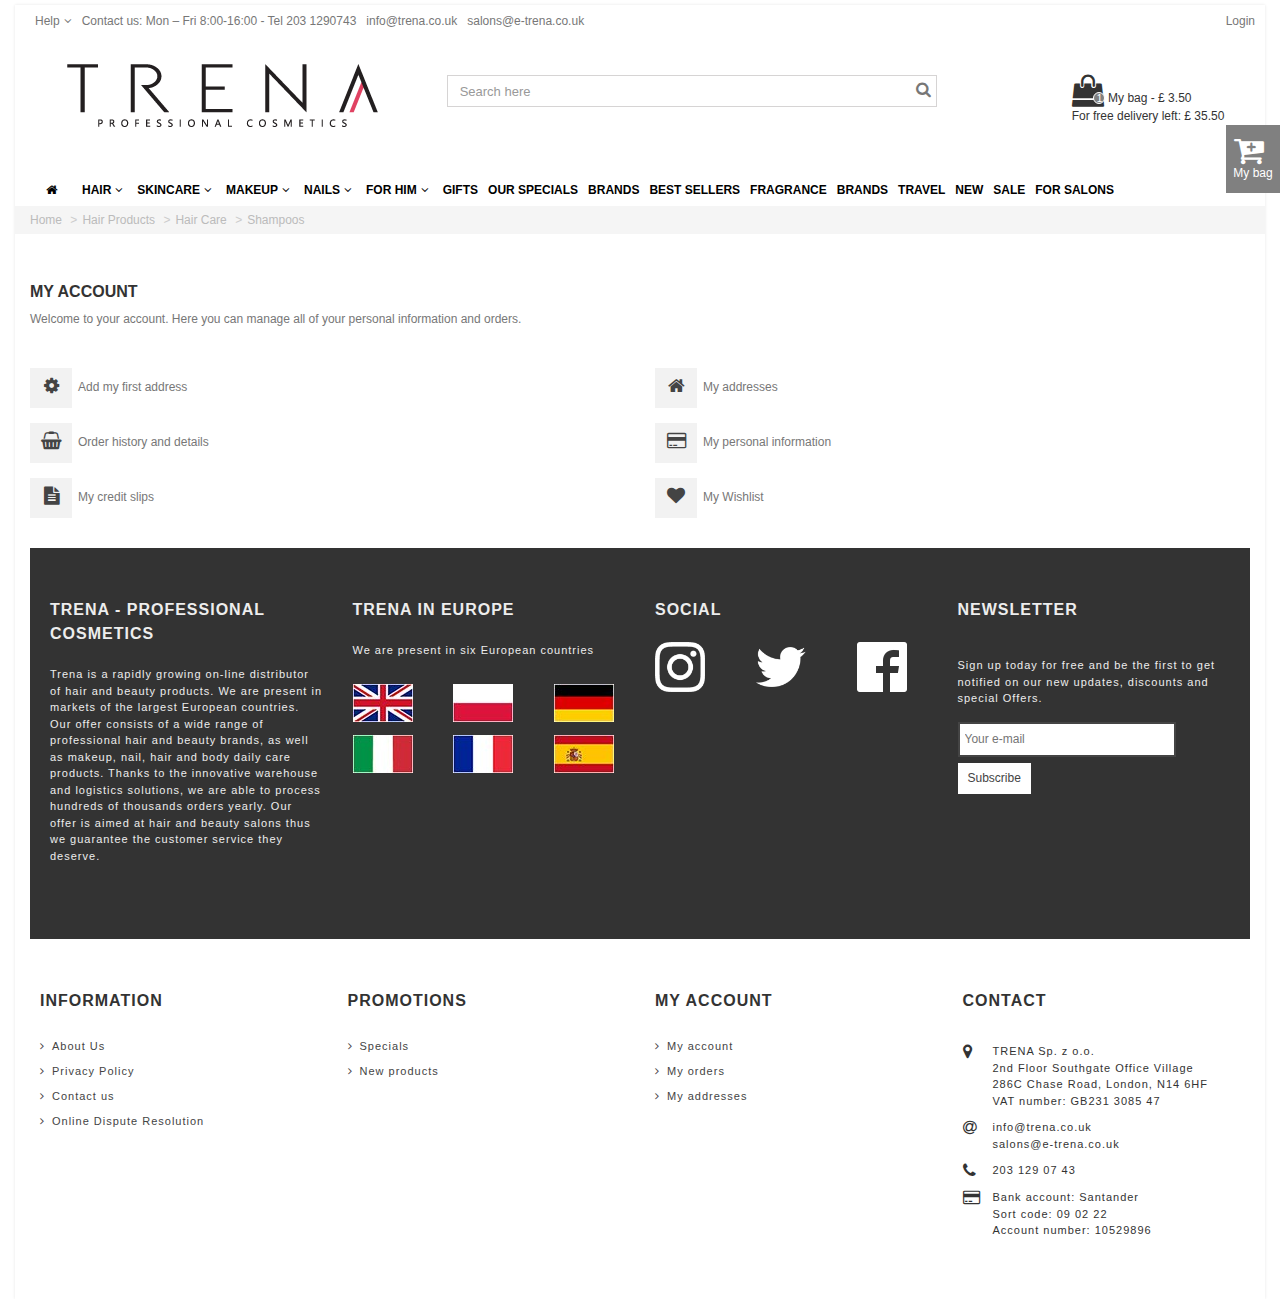
<file: trena/Pages/my-account.html>
<!DOCTYPE html>
<html lang="en">
<head>
    <meta charset="UTF-8">
    <title>Title</title>
    <meta name="viewport" content="width=device-width, initial-scale=1">
    <link href="../../trena/skin/bootstrap.min.css" rel="stylesheet"/>
    <link href="../../trena/skin/fonts/bootstrap/bootstrap-social.css" rel="stylesheet"/>
    <link href="../../trena/skin/css/font-awesome.css" rel="stylesheet"/>
    <link href="../../trena/skin/css/font-awesome.min.css" rel="stylesheet"/>
    <!-- slider-range -->
    <link rel="stylesheet" href="../../trena/skin/js/jQuery.ui/jquery-ui.min.css"/>
    <!-- /slider-range -->
    <link href="../../trena/stylesheets/screen.css" rel="stylesheet" type="text/css"/>
    <link href="../../trena/stylesheets/print.css" rel="stylesheet" type="text/css"/>
    <!--[if IE]>
    <link href="../../trena/stylesheets/ie.css" media="screen, projection" rel="stylesheet" type="text/css"/>
    <![endif]-->
    <!--<link href="/stylesheets/styles.css" rel="stylesheet" type="text/css"/>-->
    <link href="../../trena/sass/styles.css" rel="stylesheet" type="text/css"/>


</head>
<body id="site-index" class="container" onscroll="fixedMainMenu()">
<div id="modal"></div>
<header>
    <div class="element_to_pop_up">
        <a class="b-close"><i class="fa fa-remove"></i></a>
        <div class="popup_cart_block">
            <div class="cart_block_list">
                <div class="products">
                    <div data-id="cart_block_product" class="clearfix">
                        <a class="cart_images" href="#" title="Maybelline Rocket Volume Express 9.6 ml"><img
                                src="../../trena/skin/images/products/mascara-colossal-volum-express-go-extreme-maybelline-noir.jpg"
                                alt="Maybelline Rocket Volume Express 9.6 ml"></a>
                        <a class="cart_block_product_name" href="#" title="Maybelline Rocket Volume Express 9.6 ml">Maybelline
                            Rocket Volume Express 9.6 ml</a>
                    </div>
                </div>
                <div id="pro_added_success" class="success">Product successfully added to your shopping cart</div>

                <div class="layer_details">
                    <div class="layer_popup_cart">
                        <span>There are&nbsp;<span>1&nbsp;</span>products in your cart.</span>
                    </div>
                    <div class="layer_popup_cart">
                        <span>Total products&nbsp;(tax incl.)</span>
                        <span class="cart_price">£ 77.61</span>
                    </div>
                    <div class="layer_popup_cart">
                        <span>Total with shipping&nbsp;(tax incl.)</span>
                        <span class="cart_price">£ 77.61</span>
                    </div>
                </div>
                <div class="buttons_container row">
                    <div class="col-xxs-12 col-xs-12 col-md-6">
            <span class="btn btn-default btn-bootstrap" title="Back">
                Back
            </span>
                    </div>
                    <div class="col-xxs-12 col-xs-12 col-md-6 btn_checkout_container">
                        <a class="btn btn-default btn-bootstrap" href="../../trena/Pages/product-details-page.html"
                           title="Proceed to checkout" rel="nofollow">
                            Checkout
                        </a>
                    </div>
                </div>
            </div>
        </div>
    </div>
    <!-- /Element to pop up -->
    <!-- Contact us top header -->
    <section class="row top_information_links">
        <ul class="menu info_block hidden-xs hidden-sm">
            <li><h2>Help<i class="fa fa-angle-down" aria-hidden="true"></i></h2>
                <ul class="submenu">
                    <li class="border_bottom_links"><a href='../../trena/Pages/returns-payment-delivery.html'>Returns &
                        Payment Delivery</a></li>
                    <li><a href='../../trena/Pages/contact-us.html'>Contact us</a></li>
                </ul>
            </li>
        </ul>
        <ul class="info_block hidden-xs hidden-sm">
            <li><a href="#">Contact us: Mon – Fri 8:00-16:00 - Tel 203
                1290743</a></li>
        </ul>
        <ul class="info_block hidden-xs hidden-sm">
            <li><a href="#">info@trena.co.uk</a></li>
        </ul>
        <ul class="info_block">
            <li><a href="#">salons@e-trena.co.uk</a></li>
        </ul>
        <ul class="info_block login_site pull-right">
            <li>
                <a class="header_login_item"
                   href="../../trena/Pages/login.html"><span class="header_item">Login</span></a>
            </li>
        </ul>
    </section>
    <!-- middle header container (logo, search, my bag) -->
    <section class="middle_container">
        <div class="row">
            <div class="logo_left col-md-4 text-center">
                <a class="logo_brand" href="#../../index.html"><img
                        src="../../trena/skin/images/e-trenacouk-1451293131-6.jpg" alt="Trena"/></a>
            </div>
            <!-- Mobile navigition menu -->
            <div class="mob_menu hidden-md hidden-lg col-sm-4 col-xs-4">
                <div id="mySidenav" class="sidenav">
                    <a href="#" class="closebtn" onclick="closeNav()"><i class="fa fa-angle-left"></i></a>
                    <aside class="column_block mobile_main_sidebar">
                        <h3 class="title_block"><span>Menu</span></h3>
                        <!--menu 2 -->
                        <div class="block_mob_content_menu">
                            <div class="group_list_mobile">
                                <a href="#open_group_list_2_1r" class="list_group_item open_close"
                                   data-toggle="collapse">
                                    Hair
                                    <i class="fa fa-plus "></i>
                                </a>
                                <!--submenu 2-1 -->
                                <div class="group_box_list collapse" id="open_group_list_2_1r">
                                    <a href="#open_submenu2_2r" data-toggle="collapse" class="open_close">
                                        Shampoos<i class="fa fa-plus "></i></a>
                                    <!--submenu 2-2 -->
                                    <div class="collapse open_indoor" id="open_submenu2_2r">
                                        <a href="#open_submenu2_3r" data-toggle="collapse" class="open_close">
                                            Conditioners<i class="fa fa-plus "></i>
                                        </a>
                                    </div>
                                    <!--submenu 2-3 -->
                                    <div class="collapse open_submenu_lvl3" id="open_submenu2_3r">
                                        <a href="#"><p>Product</p></a>
                                        <a href="#"><p>Product</p></a>
                                        <a href="#"><p>Product</p></a>
                                    </div>
                                </div>
                            </div>
                        </div>
                        <!--menu 3 -->
                        <div class="block_mob_content_menu">
                            <div class="group_list_mobile">
                                <a href="#open_group_list_3_1b" class="list_group_item open_close"
                                   data-toggle="collapse">
                                    Skincare
                                    <i class="fa fa-plus "></i>
                                </a>
                                <!--submenu 3-1 -->
                                <div class="group_box_list collapse" id="open_group_list_3_1b">
                                    <a href="#open_submenu3_2b" data-toggle="collapse" class="open_close">
                                        Make-up Removal<i class="fa fa-plus "></i></a>
                                    <!--submenu 3-2 -->
                                    <div class="collapse open_indoor" id="open_submenu3_2b">
                                        <a href="#open_submenu3_3b" data-toggle="collapse" class="open_close">
                                            Sets<i class="fa fa-plus "></i>
                                        </a>
                                    </div>
                                    <!--submenu 3-3 -->
                                    <div class="collapse open_submenu_lvl3" id="open_submenu3_3b">
                                        <a href="#"><p>Product</p></a>
                                        <a href="#"><p>Product</p></a>
                                        <a href="#"><p>Product</p></a>
                                    </div>
                                </div>
                            </div>
                        </div>
                    </aside>
                </div>
                <span class="mobile_menu_btn" onclick="openNav()">&#9776;
                    Menu</span>
            </div>

            <div class="header_top_right col-md-5 col-sm-4 col-xs-5">
                <form class="stylish-input-group">
                    <input type="text"
                           class="form-control search_field_header"
                           placeholder="Search here"/>
                    <button type="submit"
                            name="submit_search"
                            class="button-search button_search_header">
                        <i class="fa fa-search"></i></button>
                </form>
            </div>

            <div id="top_my_bag" class="top_my_bag col-sm-3 col-md-offset-1 col-md-2 col-xs-3">
                <!-- popup my bag -->
                <div class="popup_my_bag info_block hidden-xs hidden-sm">
                    <div class="popup_content_my_bag">
                        <div class="cart_block">
                            <div class="cart_block_list">
                                <div class="products">
                                    <div data-id="cart_block_product" class="clearfix">
                                        <a class="cart_images"
                                           href="#" title="Maybelline Rocket Volume Express 9.6 ml"><img
                                                src="../../trena/skin/images/products/mascara-colossal-volum-express-go-extreme-maybelline-noir.jpg"
                                                alt="Maybelline Rocket Volume Express 9.6 ml"></a>

                                        <span class="quantity_formated"><span class="quantity">1</span>x</span><a
                                            class="cart_block_product_name" href="#"
                                            title="Maybelline Rocket Volume Express 9.6 ml">Maybelline Rocket...</a>
                                        <span class="price_mob_cart">£ 6.99<i class="fa fa-remove"></i></span>
                                    </div>
                                </div>

                                <div class="cart_prices">
                                    <div class="cart_prices_line first-line">
                                        <span class="price_mob_cart">£ 5.35</span>
                                        <span>Shipping</span>
                                    </div>

                                    <div class="cart_prices_line">
                                        <span class="price_mob_cart">£ 2.06</span>
                                        <span>Tax</span>
                                    </div>

                                    <div class="cart_prices_line last-line">
                                        <span class="price_mob_cart cart_block_total">£ 12.34</span>
                                        <span>Total</span>
                                    </div>
                                    <p>Prices are tax included</p>
                                </div>
                                <div class="row">
                                    <div class="col-xs-6">
                                        <a class="btn_mob_cart btn_site_default"
                                           href="../../trena/Pages/product-details-page.html" title="Checkout" rel="nofollow">
                                            Checkout</a>
                                    </div>
                                </div>
                            </div>
                        </div>
                    </div>

                </div>
                <!-- /popup my bag -->
                <div class="quantity_bag"><span class="quantity_number">1</span></div>
                <i class="fa fa-shopping-bag fa-2x" aria-hidden="true"></i>
                <span class="sum_in_bag">My bag - £ 3.50</span><br>
                <span class="sum_in_bag">For free delivery left: £ 35.50</span>
            </div>

            <div class="right_bag_wrap hidden-sm">
                <a class="right_fix_shop_cart open_bt" href="#" onclick="openCart()">
                    <i class="fa fa-cart-plus fa-2x" aria-hidden="true"></i>
                    <p>My bag</p>
                </a>
            </div>
            <div id="myCart" class="sidenav_cart">
                <a href="#" class="closebtn" onclick="closeCart()"><i class="fa fa-angle-right"></i></a>
                <h3 class="title_block">
                    <span>Shopping bag</span>
                </h3>
                <a href="#" class="close_right_side_cart"></a>
                <div class="cart_block">
                    <div class="cart_block_list">
                        <div class="products">
                            <div data-id="cart_block_product" class="clearfix">
                                <a class="cart_images"
                                   href="#" title="Maybelline Rocket Volume Express 9.6 ml"><img
                                        src="../../trena/skin/images/products/mascara-colossal-volum-express-go-extreme-maybelline-noir.jpg"
                                        alt="Maybelline Rocket Volume Express 9.6 ml"></a>

                                <span class="quantity_formated"><span class="quantity">1</span>x</span><a
                                    class="cart_block_product_name" href="#"
                                    title="Maybelline Rocket Volume Express 9.6 ml">Maybelline Rocket...</a>
                                <span class="price_mob_cart">£ 6.99<i class="fa fa-remove"></i></span>
                            </div>
                        </div>

                        <div class="cart_prices">
                            <div class="cart_prices_line first-line">
                                <span class="price_mob_cart">£ 5.35</span>
                                <span>Shipping</span>
                            </div>

                            <div class="cart_prices_line">
                                <span class="price_mob_cart">£ 2.06</span>
                                <span>Tax</span>
                            </div>

                            <div class="cart_prices_line last-line">
                                <span class="price_mob_cart cart_block_total">£ 12.34</span>
                                <span>Total</span>
                            </div>
                            <p>Prices are tax included</p>
                        </div>
                        <div class="shopping_bag_btns_container row">
                            <div class="col-xxs-6 col-xs-6 col-md-6">
                                <a href="#" onclick="closeCart()" class="btn btn_site_default mob_btn_shopping_cart b-close"
                                   title="Back">Back</a>
                            </div>
                            <div class="col-xxs-6 col-xs-6 col-md-6">
                                <a class="btn btn_site_default mob_btn_shopping_cart"
                                   href="../../trena/Pages/product-details-page.html"
                                   title="Proceed to checkout" rel="nofollow">Checkout</a>
                            </div>
                        </div>
                    </div>
                </div>
            </div>
        </div>
    </section><!--/middle header container-->

    <div class="row nav_container">
        <!-- desktop main Menu -->
        <nav id="navbar" class="col-md-12 nav_bar_menu hidden-sm hidden-xs">
            <ul class="elem_menu menu">
                <li><a href="#"><i class="fa fa-home icon_home"></i></a>
                    <!-- dropdown submenu for main menu -->
                    <div id="float_wind" class="row col-md-12 float_main_menu">
                        <div class="col-md-2">
                            <div class="float_menu_block">
                                <ul class="mu_level_1">
                                    <li class="ml_level_1">
                                        <a href="#" title="Hair Care" class="ma_level_1 ma_item title_block">Hair
                                            Care</a>
                                        <ul class="mu_level_2">
                                            <li class="ml_level_2">
                                                <a href="../../trena/Pages/products-page.html" title="Shampoos"
                                                   class="ma_level_2 ma_item ">Shampoos</a>
                                            </li>
                                            <li class="ml_level_2">
                                                <a href="../../trena/Pages/products-page.html" title="Conditioners"
                                                   class="ma_level_2 ma_item ">Conditioners</a>
                                            </li>
                                            <li class="ml_level_2">
                                                <a href="../../trena/Pages/products-page.html" title="Masks"
                                                   class="ma_level_2 ma_item ">Masks</a>
                                            </li>
                                            <li class="ml_level_2">
                                                <a href="../../trena/Pages/products-page.html" title="Treatments"
                                                   class="ma_level_2 ma_item ">Treatments</a>
                                            </li>
                                            <li class="ml_level_2">
                                                <a href="../../trena/Pages/products-page.html" title="Oils"
                                                   class="ma_level_2 ma_item ">Oils</a>
                                            </li>
                                            <li class="ml_level_2">
                                                <a href="../../trena/Pages/products-page.html" title="Silks and Serums "
                                                   class="ma_level_2 ma_item ">Silks
                                                    and Serums </a>
                                            </li>
                                            <li class="ml_level_2">
                                                <a href="../../trena/Pages/products-page.html" title="Fluids and Tonics"
                                                   class="ma_level_2 ma_item ">Fluids
                                                    and Tonics</a>
                                            </li>
                                            <li class="ml_level_2">
                                                <a href="../../trena/Pages/products-page.html" title="Care Sets"
                                                   class="ma_level_2 ma_item ">Care Sets</a>
                                            </li>
                                        </ul>
                                    </li>
                                </ul>
                            </div>
                        </div>
                        <div class="col-md-2">
                            <div class="float_menu_block">
                                <ul class="mu_level_1">
                                    <li class="ml_level_1">
                                        <a href="#" title="Hair Care" class="ma_level_1 ma_item title_block">Hair
                                            Care</a>
                                        <ul class="mu_level_2">
                                            <li class="ml_level_2">
                                                <a href="../../trena/Pages/products-page.html" title="Shampoos"
                                                   class="ma_level_2 ma_item ">Shampoos</a>
                                            </li>
                                            <li class="ml_level_2">
                                                <a href="../../trena/Pages/products-page.html" title="Conditioners"
                                                   class="ma_level_2 ma_item ">Conditioners</a>
                                            </li>
                                            <li class="ml_level_2">
                                                <a href="../../trena/Pages/products-page.html" title="Masks"
                                                   class="ma_level_2 ma_item ">Masks</a>
                                            </li>
                                            <li class="ml_level_2">
                                                <a href="../../trena/Pages/products-page.html" title="Oils"
                                                   class="ma_level_2 ma_item ">Oils</a>
                                            </li>
                                            <li class="ml_level_2">
                                                <a href="../../trena/Pages/products-page.html" title="Silks and Serums "
                                                   class="ma_level_2 ma_item ">Silks
                                                    and Serums </a>
                                            </li>
                                            <li class="ml_level_2">
                                                <a href="../../trena/Pages/products-page.html" title="Fluids and Tonics"
                                                   class="ma_level_2 ma_item ">Fluids
                                                    and Tonics</a>
                                            </li>
                                            <li class="ml_level_2">
                                                <a href="../../trena/Pages/products-page.html" title="Care Sets"
                                                   class="ma_level_2 ma_item ">Care Sets</a>
                                            </li>
                                        </ul>
                                    </li>
                                </ul>
                            </div>
                        </div>
                        <div class="col-md-2">
                            <div class="float_menu_block">
                                <ul class="mu_level_1">
                                    <li class="ml_level_1">
                                        <a href="#" title="Hair Care" class="ma_level_1 ma_item title_block">Hair
                                            Care</a>
                                        <ul class="mu_level_2">
                                            <li class="ml_level_2">
                                                <a href="../../trena/Pages/products-page.html" title="Shampoos"
                                                   class="ma_level_2 ma_item ">Shampoos</a>
                                            </li>
                                            <li class="ml_level_2">
                                                <a href="../../trena/Pages/products-page.html" title="Conditioners"
                                                   class="ma_level_2 ma_item ">Conditioners</a>
                                            </li>
                                            <li class="ml_level_2">
                                                <a href="../../trena/Pages/products-page.html" title="Masks"
                                                   class="ma_level_2 ma_item ">Masks</a>
                                            </li>
                                            <li class="ml_level_2">
                                                <a href="../../trena/Pages/products-page.html" title="Treatments"
                                                   class="ma_level_2 ma_item ">Treatments</a>
                                            </li>
                                            <li class="ml_level_2">
                                                <a href="../../trena/Pages/products-page.html" title="Oils"
                                                   class="ma_level_2 ma_item ">Oils</a>
                                            </li>
                                            <li class="ml_level_2">
                                                <a href="../../trena/Pages/products-page.html" title="Silks and Serums "
                                                   class="ma_level_2 ma_item ">Silks
                                                    and Serums </a>
                                            </li>
                                            <li class="ml_level_2">
                                                <a href="../../trena/Pages/products-page.html" title="Fluids and Tonics"
                                                   class="ma_level_2 ma_item ">Fluids
                                                    and Tonics</a>
                                            </li>
                                            <li class="ml_level_2">
                                                <a href="../../trena/Pages/products-page.html" title="Care Sets"
                                                   class="ma_level_2 ma_item ">Care Sets</a>
                                            </li>
                                        </ul>
                                    </li>
                                </ul>
                            </div>
                        </div>
                        <div class="col-md-2">
                            <div class="float_menu_block">
                                <ul class="mu_level_1">
                                    <li class="ml_level_1">
                                        <a href="#" title="Hair Care" class="ma_level_1 ma_item title_block">Hair
                                            Care</a>
                                        <ul class="mu_level_2">
                                            <li class="ml_level_2">
                                                <a href="../../trena/Pages/products-page.html" title="Shampoos"
                                                   class="ma_level_2 ma_item ">Shampoos</a>
                                            </li>
                                            <li class="ml_level_2">
                                                <a href="../../trena/Pages/products-page.html" title="Conditioners"
                                                   class="ma_level_2 ma_item ">Conditioners</a>
                                            </li>
                                            <li class="ml_level_2">
                                                <a href="../../trena/Pages/products-page.html" title="Masks"
                                                   class="ma_level_2 ma_item ">Masks</a>
                                            </li>
                                            <li class="ml_level_2">
                                                <a href="../../trena/Pages/products-page.html" title="Treatments"
                                                   class="ma_level_2 ma_item ">Treatments</a>
                                            </li>
                                            <li class="ml_level_2">
                                                <a href="../../trena/Pages/products-page.html" title="Oils"
                                                   class="ma_level_2 ma_item ">Oils</a>
                                            </li>
                                            <li class="ml_level_2">
                                                <a href="../../trena/Pages/products-page.html" title="Silks and Serums "
                                                   class="ma_level_2 ma_item ">Silks
                                                    and Serums </a>
                                            </li>
                                            <li class="ml_level_2">
                                                <a href="../../trena/Pages/products-page.html" title="Fluids and Tonics"
                                                   class="ma_level_2 ma_item ">Fluids
                                                    and Tonics</a>
                                            </li>
                                            <li class="ml_level_2">
                                                <a href="../../trena/Pages/products-page.html" title="Care Sets"
                                                   class="ma_level_2 ma_item ">Care Sets</a>
                                            </li>
                                        </ul>
                                    </li>
                                </ul>
                            </div>
                        </div>
                    </div>

                    <!-- /dropdown submenu for main menu -->

                </li>
                <li><a class="show_el" id="a1" href=#>HAIR<i class="fa fa-angle-down"></i></a>
                </li>
                <li><a href="#" class="show_el">SKINCARE<i class="fa fa-angle-down" aria-hidden="true"></i></a>
                </li>
                <li><a href="#" class="show_el">MAKEUP<i class="fa fa-angle-down" aria-hidden="true"></i></a>
                </li>
                <li><a href="#" class="show_el">NAILS<i class="fa fa-angle-down" aria-hidden="true"></i></a>
                </li>
                <li><a href="#" class="show_el">FOR HIM<i class="fa fa-angle-down" aria-hidden="true"></i></a>
                </li>
                <li>
                    <a href="#">GIFTS</a>
                </li>
                <li>
                    <a href="#">OUR SPECIALS</a>
                </li>
                <li>
                    <a href="#">BRANDS</a>
                </li>
                <li>
                    <a href="#">BEST SELLERS</a>
                </li>
                <li>
                    <a href="#">FRAGRANCE</a>
                </li>
                <li>
                    <a href="#">BRANDS</a>
                </li>
                <li>
                    <a href="#">TRAVEL</a>
                </li>
                <li>
                    <a href="#">NEW</a>
                </li>
                <li>
                    <a href="#">SALE</a>
                </li>
                <li>
                    <a href="#">FOR SALONS</a>
                </li>
            </ul>
        </nav>
    </div>
</header>
<section class="row">
    <div class="col-xs-12 clearfix breadcrumb_container">
        <ul class="breadcrumb breadcrumb_ul">
            <li><a href="#"><h2>Home</h2></a></li>
            <li><a href="#">Hair Products</a></li>
            <li><a href="#">Hair Care</a></li>
            <li><a href="#">Shampoos</a></li>
        </ul>
    </div>
</section>

<div class="my_account_page">
    <div class="row">
        <div id="center_column" class="center_column col-xs-12 col-sm-12">
            <h1 class="title_block">My account</h1>
            <p class="info-account">Welcome to your account. Here you can manage all of your personal information and
                orders. </p>
            <div class="row addresses-lists">
                <div class="col-xs-12 col-sm-6">
                    <ul class="myaccount-link-list">
                        <li><a href="#" title="Add my first address">
                            <span class="icon_wrap">
                                <i class="fa fa-cog"></i>
                            </span>Add my first address</a></li>
                        <li><a href="#" title="Orders">
                            <span class="icon_wrap">
                                <i class="fa fa-shopping-basket"></i>
                            </span>Order history and details</a></li>
                        <li><a href="#" title="Credit slips">
                            <span class="icon_wrap">
                                <i class="fa fa-file-text"></i>
                            </span>My credit slips</a></li>
                    </ul>
                </div>
                <div class="col-xs-12 col-sm-6">
                    <ul class="myaccount-link-list">
                        <li>
                            <a href="#" title="Addresses">
                            <span class="icon_wrap">
                                <i class="fa fa-home"></i>
                            </span>My addresses</a></li>
                        <li><a href="#" title="Information">
                            <span class="icon_wrap"><i
                                class="fa fa-credit-card"></i>
                            </span>My personal information</a></li>
                        <li><a href="#" title="Information">
                            <span class="icon_wrap"><i
                                    class="fa fa-heart"></i>
                            </span>My Wishlist</a></li>
                    </ul>
                </div>
            </div>
        </div>
    </div>
</div>
<footer>
    <!--Top black part of footer-->
    <section id="footer-top">
        <div class="row">
            <div class="about_block col-xs-12 col-sm-3">
                <div class="row">
                    <h3 class="title_block panel-title col-xs-11" id="headingOne">TRENA - PROFESSIONAL COSMETICS</h3>
                    <a class="btn collapse-button collapsed visible-xs col-xs-1 open_close"
                       data-toggle="collapse"
                       data-parent="#accordion" href="#collapseOne" aria-expanded="false"
                       aria-controls="collapseOne"><i class="fa fa-plus"></i></a>
                </div>
                <div class="footer_block_content">
                    <div id="collapseOne" class="js-collapsible collapse in" role="tabpanel"
                         aria-labelledby="headingOne">
                        <p>Trena is a rapidly growing on-line distributor of hair and beauty products. We are
                            present in
                            markets of the largest European countries. Our offer consists of a wide range of
                            professional hair and beauty brands, as well as makeup, nail, hair and body daily
                            care
                            products. Thanks to the innovative warehouse and logistics solutions, we are able to
                            process
                            hundreds of thousands orders yearly. Our offer is aimed at hair and beauty salons
                            thus
                            we
                            guarantee the customer service they deserve.</p>
                    </div>
                </div>
            </div>
            <hr class="visible-xs mobile_white_line">
            <!--End - About Block-->

            <!--Block with flags-->
            <div class="flags_block col-xs-12 col-sm-3">
                <div class="row">
                    <h3 class="title_block panel-title col-xs-11" id="headingTwo">TRENA IN EUROPE</h3>
                    <a class="btn collapse-button collapsed visible-xs col-xs-1 open_close" data-toggle="collapse"
                       data-parent="#accordion" href="#collapseTwo" aria-expanded="false"
                       aria-controls="collapseTwo"><i class="fa fa-plus"></i></a>
                </div>
                <div class="footer_block_content">
                    <div id="collapseTwo" class="js-collapsible collapse in" role="tabpanel"
                         aria-labelledby="headingTwo">
                        <p>We are present in six European countries</p>
                        <div class="row flag_container">
                            <div class="col-xs-4">
                                <a href="#" target="_blank">
                                    <img src="../../trena/skin/images/CO-UK.JPG" alt="flag-image"></a>
                            </div>
                            <div class="col-xs-4">
                                <a href="#" target="_blank">
                                    <img src="../../trena/skin/images/PL.JPG" alt="flag-image"></a>
                            </div>
                            <div class="col-xs-4">
                                <a href="#" target="_blank">
                                    <img src="../../trena/skin/images/DE.JPG" alt="flag-image"></a>
                            </div>
                        </div>
                        <div class="row flag_container">
                            <div class="col-xs-4">
                                <a href="#" target="_blank">
                                    <img src="../../trena/skin/images/IT.JPG" alt="flag-image"></a>
                            </div>
                            <div class="col-xs-4">
                                <a href="#" target="_blank">
                                    <img src="../../trena/skin/images/FR.JPG" alt="flag-image"></a>
                            </div>
                            <div class="col-xs-4">
                                <a href="#" target="_blank">
                                    <img src="../../trena/skin/images/ES.JPG" alt="flag-image"></a>
                            </div>
                        </div>
                    </div>
                </div>
            </div>
            <hr class="visible-xs mobile_white_line">
            <!--End - Block with flags-->

            <!--Social accounts block-->
            <div class="social_accounts_block col-xs-12 col-sm-3">
                <div class="row">
                    <h3 class="title_block panel-title col-xs-11" id="headingThree">SOCIAL</h3>
                    <a class="btn collapse-button collapsed visible-xs col-xs-1 open_close" data-toggle="collapse"
                       data-parent="#accordion" href="#collapseThree" aria-expanded="false"
                       aria-controls="collapseThree"><i class="fa fa-plus"></i>
                    </a>
                </div>
                <div id="collapseThree" class="js-collapsible collapse in" role="tabpanel"
                     aria-labelledby="headingThree">
                    <div class="row footer_social_links">
                        <div class="col-xs-4">
                            <a href="#" target="_blank">
                                <img src="../../trena/skin/images/instagram.png" alt="social-network-image"></a>
                        </div>
                        <div class="col-xs-4">
                            <a href="#" target="_blank">
                                <img src="../../trena/skin/images/twitter.png" alt="social-network-image"></a>
                        </div>
                        <div class="col-xs-4">
                            <a href="#" target="_blank">
                                <img src="../../trena/skin/images/faceboook.png" alt="social-network-image"></a>
                        </div>
                    </div>
                </div>
            </div>
            <hr class="visible-xs mobile_white_line">
            <!--End - Social accounts block-->

            <!-- Newsletter block-->
            <div class="newsletter_block col-xs-12 col-sm-3">
                <div class="row">
                    <h3 class="title_block panel-title col-xs-11" id="headingFour">Newsletter</h3>
                    <a class="btn collapse-button collapsed visible-xs col-xs-1 open_close" data-toggle="collapse"
                       data-parent="#accordion" href="#collapseFour" aria-expanded="false"
                       aria-controls="collapseFour"><i class="fa fa-plus"></i></a>
                </div>
                <div id="collapseFour" class="js-collapsible collapse in" role="tabpanel"
                     aria-labelledby="headingFour">
                    <div class="footer_block_content">
                        <form action="//e-trena.co.uk/" method="post">
                            <div class="form-group">
                                <div class="footer_block_content">
                                    <p>Sign up today for free and be the first to get notified on our new
                                        updates,
                                        discounts and special Offers.</p>
                                </div>
                                <input class="newsletter_input" id="newsletter-input" type="text"
                                       name="email" size="18" value="" placeholder="Your e-mail"><br>
                                <button type="submit" class="btn btn-primary btn_subscribe">
                                    Subscribe
                                </button>
                            </div>
                        </form>
                    </div>
                </div>
            </div>
            <hr class="visible-xs mobile_white_line">
            <!--End - Newsletter block-->
        </div>
    </section>
    <!--End - Top black part of footer-->

    <!--Bottom white part of footer-->
    <section id="footer-bottom">
        <div class="row">
            <!-- Information footer block -->
            <div class="links_footer col-xs-12 col-sm-3">
                <div class="row">
                    <h3 class="title_block panel-title col-xs-11" id="headingFive">INFORMATION</h3>
                    <a class="btn collapse-button collapsed visible-xs col-xs-1 open_close" data-toggle="collapse"
                       data-parent="#accordion" href="#collapseFive" aria-expanded="false"
                       aria-controls="collapseFive"><i class="fa fa-plus"></i></a>
                </div>
                <div id="collapseFive" class="js-collapsible collapse in" role="tabpanel"
                     aria-labelledby="headingFive">
                    <ul class="links_list">
                        <li>
                            <a href="#">About Us</a>
                        </li>
                        <li>
                            <a href="#">Privacy Policy</a>
                        </li>
                        <li>
                            <a href="#">Contact us</a>
                        </li>
                        <li>
                            <a href="#">Online Dispute Resolution</a>
                        </li>
                    </ul>
                </div>
            </div>

            <hr class="visible-xs mobile_grey_line">
            <!-- End - Information footer block -->

            <!-- Promotions footer block-->
            <div class="links_footer col-xs-12 col-sm-3">
                <div class="row">
                    <h3 class="title_block panel-title col-xs-11" id="headingSix">PROMOTIONS</h3>
                    <a class="btn collapse-button collapsed visible-xs col-xs-1 open_close" data-toggle="collapse"
                       data-parent="#accordion" href="#collapseSix" aria-expanded="false"
                       aria-controls="collapseSix"><i class="fa fa-plus"></i></a>
                </div>
                <div id="collapseSix" class="js-collapsible collapse in" role="tabpanel"
                     aria-labelledby="headingSix">
                    <ul class="links_list">
                        <li>
                            <a href="#">Specials</a>
                        </li>
                        <li>
                            <a href="#">New products</a>
                        </li>

                    </ul>
                </div>
            </div>
            <hr class="visible-xs mobile_grey_line">
            <!-- End - Promotions footer block-->

            <!--My account footer block-->
            <div class="links_footer col-xs-12 col-sm-3">
                <div class="row">
                    <h3 class="title_block panel-title col-xs-11" id="headingSeven">MY ACCOUNT</h3>
                    <a class="btn collapse-button collapsed visible-xs col-xs-1 open_close" data-toggle="collapse"
                       data-parent="#accordion" href="#collapseSeven" aria-expanded="false"
                       aria-controls="collapseSeven"><i class="fa fa-plus"></i></a>
                </div>
                <div id="collapseSeven" class="js-collapsible collapse in" role="tabpanel"
                     aria-labelledby="headingSeven">
                    <ul class="links_list">
                        <li>
                            <a href="#">My account</a>
                        </li>
                        <li>
                            <a href="#">My orders</a>
                        </li>
                        <li>
                            <a href="#">My addresses</a>
                        </li>
                    </ul>
                </div>
            </div>
            <hr class="visible-xs mobile_grey_line">
            <!--End - My account footer block-->


            <!-- Contact footer block -->
            <div class="contact_block col-xs-12 col-sm-3">
                <div class="row">
                    <h3 class="title_block panel-title col-xs-11" id="headingEight">CONTACT</h3>
                    <a class="btn collapse-button collapsed visible-xs col-xs-1 open_close" data-toggle="collapse"
                       data-parent="#accordion" href="#collapseEight" aria-expanded="false"
                       aria-controls="collapseEight"><i class="fa fa-plus"></i></a>
                </div>
                <div id="collapseEight" class="js-collapsible collapse in" role="tabpanel"
                     aria-labelledby="headingSeven">
                    <div class="row">
                        <div class="col-xs-1">
                            <i class="fa fa-map-marker"></i>
                        </div>
                        <div class="footer_info_block col-xs-10">
                            <p>TRENA Sp. z o.o.</p>
                            <p>2nd Floor Southgate Office Village</p>
                            <p>286C Chase Road, London, N14 6HF</p>
                            <p>VAT number: GB231 3085 47</p>
                        </div>
                    </div>
                    <div class="row">
                        <div class="col-xs-1">
                            <i class="fa fa-at"></i>
                        </div>
                        <div class="footer_info_block col-xs-10">
                            <p>info@trena.co.uk</p>
                            <p>salons@e-trena.co.uk</p>
                        </div>
                    </div>
                    <div class="row">
                        <div class="col-xs-1">
                            <i class="fa fa-phone"></i>
                        </div>
                        <div class="footer_info_block col-xs-10">
                            <p>203 129 07 43</p>
                        </div>
                    </div>
                    <div class="row">
                        <div class="col-xs-1">
                            <i class="fa fa-credit-card"></i>
                        </div>
                        <div class="footer_info_block col-xs-10">
                            <p>Bank account: Santander</p>
                            <p>Sort code: 09 02 22</p>
                            <p>Account number: 10529896</p>
                        </div>
                    </div>
                </div>
            </div>
            <hr class="visible-xs mobile_grey_line">
        </div>
        <!-- End - Contact footer block -->
    </section>
    <!--End - Bottom white part of footer-->
</footer>

<script src="../../jQuery-1.12.4.js"></script>
<script src="../../trena/skin/js/jQuery.ui/jquery-ui.min.js"></script>
<script src="../../bootstrap.js"></script>
<script src="../../trena/skin/js/custom.js"></script>
</body>
</html>
</file>
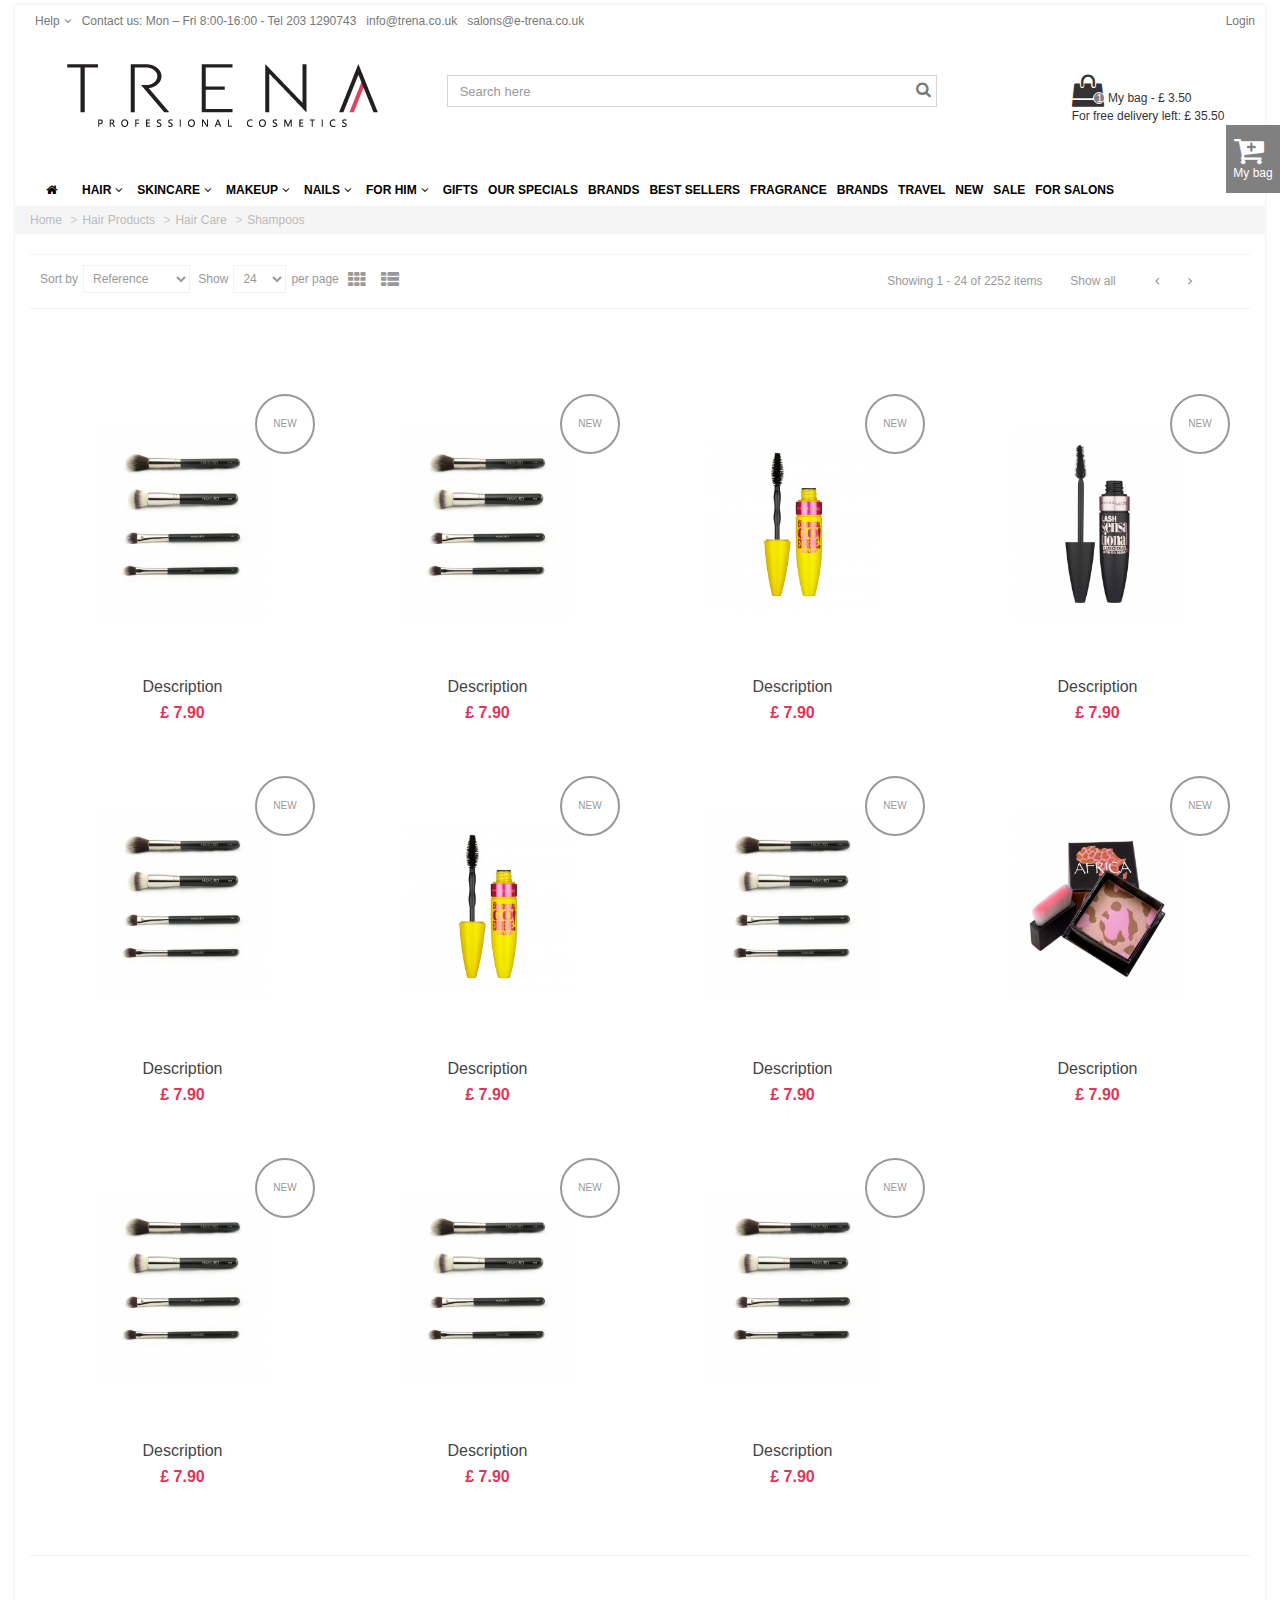
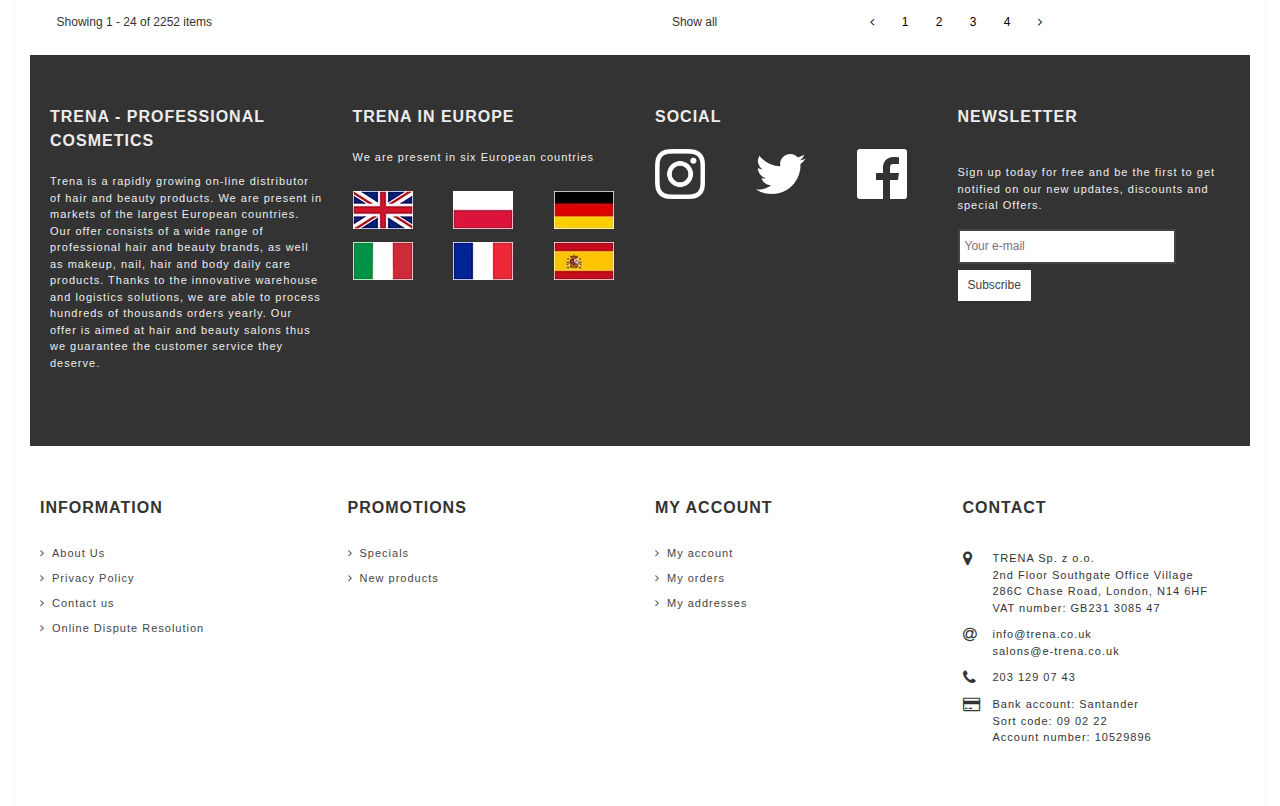
<file: trena/Pages/new-products.html>
<!DOCTYPE html>
<html lang="en">
<head>
    <meta charset="UTF-8">
    <title>Title</title>
    <meta name="viewport" content="width=device-width, initial-scale=1">
    <link href="../../trena/skin/bootstrap.min.css" rel="stylesheet"/>
    <link href="../../trena/skin/fonts/bootstrap/bootstrap-social.css" rel="stylesheet"/>
    <link href="../../trena/skin/css/font-awesome.css" rel="stylesheet"/>
    <link href="../../trena/skin/css/font-awesome.min.css" rel="stylesheet"/>
    <!-- slider-range -->
    <link rel="stylesheet" href="../../trena/skin/js/jQuery.ui/jquery-ui.min.css"/>
    <!-- /slider-range -->
    <link href="../../trena/stylesheets/screen.css" rel="stylesheet" type="text/css"/>
    <link href="../../trena/stylesheets/print.css" rel="stylesheet" type="text/css"/>
    <!--[if IE]>
    <link href="../../trena/stylesheets/ie.css" media="screen, projection" rel="stylesheet" type="text/css"/>
    <![endif]-->
    <!--<link href="/stylesheets/styles.css" rel="stylesheet" type="text/css"/>-->
    <link href="../../trena/sass/styles.css" rel="stylesheet" type="text/css"/>


</head>
<body id="site-index" class="container" onscroll="fixedMainMenu()">
<div id="modal"></div>
<header>
    <div class="element_to_pop_up">
        <a class="b-close close_popup"><i class="fa fa-remove"></i></a>
        <div class="popup_cart_block">
            <div class="cart_block_list">
                <div class="products">
                    <div data-id="cart_block_product" class="clearfix">
                        <a class="cart_images" href="#" title="Maybelline Rocket Volume Express 9.6 ml"><img
                                src="../../trena/skin/images/products/mascara-colossal-volum-express-go-extreme-maybelline-noir.jpg"
                                alt="Maybelline Rocket Volume Express 9.6 ml"></a>
                        <a class="cart_block_product_name" href="#" title="Maybelline Rocket Volume Express 9.6 ml">Maybelline
                            Rocket Volume Express 9.6 ml</a>
                    </div>
                </div>
                <div id="pro_added_success" class="success">Product successfully added to your shopping cart</div>

                <div class="layer_details">
                    <div class="layer_popup_cart">
                        <span>There are&nbsp;<span>1&nbsp;</span>products in your cart.</span>
                    </div>
                    <div class="layer_popup_cart">
                        <span>Total products&nbsp;(tax incl.)</span>
                        <span class="cart_price">£ 77.61</span>
                    </div>
                    <div class="layer_popup_cart">
                        <span>Total with shipping&nbsp;(tax incl.)</span>
                        <span class="cart_price">£ 77.61</span>
                    </div>
                </div>
                <div class="buttons_container row">
                    <div class="col-xxs-12 col-xs-12 col-md-6">
            <span class="btn btn-default btn-bootstrap" title="Back">
                Back
            </span>
                    </div>
                    <div class="col-xxs-12 col-xs-12 col-md-6 btn_checkout_container">
                        <a class="btn btn-default btn-bootstrap" href="../../trena/Pages/product-details-page.html"
                           title="Proceed to checkout" rel="nofollow">
                            Checkout
                        </a>
                    </div>
                </div>
            </div>
        </div>
    </div>
    <!-- /Element to pop up -->
    <!-- Contact us top header -->
    <section class="row top_information_links">
        <ul class="menu info_block hidden-xs hidden-sm">
            <li><h2>Help<i class="fa fa-angle-down" aria-hidden="true"></i></h2>
                <ul class="submenu">
                    <li class="border_bottom_links"><a href='../../trena/Pages/returns-payment-delivery.html'>Returns &
                        Payment Delivery</a></li>
                    <li><a href='../../trena/Pages/contact-us.html'>Contact us</a></li>
                </ul>
            </li>
        </ul>
        <ul class="info_block hidden-xs hidden-sm">
            <li><a href="#">Contact us: Mon – Fri 8:00-16:00 - Tel 203
                1290743</a></li>
        </ul>
        <ul class="info_block hidden-xs hidden-sm">
            <li><a href="#">info@trena.co.uk</a></li>
        </ul>
        <ul class="info_block">
            <li><a href="#">salons@e-trena.co.uk</a></li>
        </ul>
        <ul class="info_block login_site pull-right">
            <li>
                <a class="header_login_item"
                   href="../../trena/Pages/login.html"><span class="header_item">Login</span></a>
            </li>
        </ul>
    </section>
    <!-- middle header container (logo, search, my bag) -->
    <!--<section class="middle_container">-->
        <div class="row middle_container">
            <div class="logo_left col-md-4 text-center">
                <a class="logo_brand" href="../../index.html"><img
                        src="../../trena/skin/images/e-trenacouk-1451293131-6.jpg" alt="Trena"/></a>
            </div>
            <!-- Mobile navigation menu -->
            <div class="mob_menu hidden-md hidden-lg col-sm-4 col-xs-4">
                <div id="mySidenav" class="sidenav">
                    <a href="#" class="closebtn" onclick="closeNav()"><i class="fa fa-angle-left"></i></a>
                    <aside class="column_block mobile_main_sidebar">
                        <h3 class="title_block"><span>Menu</span></h3>
                        <!--menu 2 -->
                        <div class="block_mob_content_menu">
                            <div class="group_list_mobile">
                                <a href="#open_group_list_2_1r" class="list_group_item open_close"
                                   data-toggle="collapse">
                                    Hair
                                    <i class="fa fa-plus "></i>
                                </a>
                                <!--submenu 2-1 -->
                                <div class="group_box_list collapse" id="open_group_list_2_1r">
                                    <a href="#open_submenu2_2r" data-toggle="collapse" class="open_close">
                                        Shampoos<i class="fa fa-plus "></i></a>
                                    <!--submenu 2-2 -->
                                    <div class="collapse open_indoor" id="open_submenu2_2r">
                                        <a href="#open_submenu2_3r" data-toggle="collapse" class="open_close">
                                            Conditioners<i class="fa fa-plus "></i>
                                        </a>
                                    </div>
                                    <!--submenu 2-3 -->
                                    <div class="collapse open_submenu_lvl3" id="open_submenu2_3r">
                                        <a href="#"><p>Product</p></a>
                                        <a href="#"><p>Product</p></a>
                                        <a href="#"><p>Product</p></a>
                                    </div>
                                </div>
                            </div>
                        </div>
                        <!--menu 3 -->
                        <div class="block_mob_content_menu">
                            <div class="group_list_mobile">
                                <a href="#open_group_list_3_1b" class="list_group_item open_close"
                                   data-toggle="collapse">
                                    Skincare
                                    <i class="fa fa-plus "></i>
                                </a>
                                <!--submenu 3-1 -->
                                <div class="group_box_list collapse" id="open_group_list_3_1b">
                                    <a href="#open_submenu3_2b" data-toggle="collapse" class="open_close">
                                        Make-up Removal<i class="fa fa-plus "></i></a>
                                    <!--submenu 3-2 -->
                                    <div class="collapse open_indoor" id="open_submenu3_2b">
                                        <a href="#open_submenu3_3b" data-toggle="collapse" class="open_close">
                                            Sets<i class="fa fa-plus "></i>
                                        </a>
                                    </div>
                                    <!--submenu 3-3 -->
                                    <div class="collapse open_submenu_lvl3" id="open_submenu3_3b">
                                        <a href="#"><p>Product</p></a>
                                        <a href="#"><p>Product</p></a>
                                        <a href="#"><p>Product</p></a>
                                    </div>
                                </div>
                            </div>
                        </div>
                    </aside>
                </div>
                <span class="mobile_menu_btn" onclick="openNav()">&#9776;
                    Menu</span>
            </div>

            <div class="header_top_right col-md-5 col-sm-4 col-xs-5">
                <form class="stylish-input-group">
                    <input type="text"
                           class="form-control search_field_header"
                           placeholder="Search here"/>
                    <button type="submit"
                            name="submit_search"
                            class="button-search button_search_header">
                        <i class="fa fa-search"></i></button>
                </form>
            </div>

            <div id="top_my_bag" class="top_my_bag col-sm-3 col-md-offset-1 col-md-2 col-xs-3">
                <!-- popup my bag -->
                <div class="popup_my_bag info_block hidden-xs hidden-sm">
                    <div class="popup_content_my_bag">
                        <div class="cart_block">
                            <div class="cart_block_list">
                                <div class="products">
                                    <div data-id="cart_block_product" class="clearfix">
                                        <a class="cart_images"
                                           href="#" title="Maybelline Rocket Volume Express 9.6 ml"><img
                                                src="../../trena/skin/images/products/mascara-colossal-volum-express-go-extreme-maybelline-noir.jpg"
                                                alt="Maybelline Rocket Volume Express 9.6 ml"></a>

                                        <span class="quantity_formated"><span class="quantity">1</span>x</span><a
                                            class="cart_block_product_name" href="#"
                                            title="Maybelline Rocket Volume Express 9.6 ml">Maybelline Rocket...</a>
                                        <span class="price_mob_cart">£ 6.99<i class="fa fa-remove"></i></span>
                                    </div>
                                </div>

                                <div class="cart_prices">
                                    <div class="cart_prices_line first-line">
                                        <span class="price_mob_cart">£ 5.35</span>
                                        <span>Shipping</span>
                                    </div>

                                    <div class="cart_prices_line">
                                        <span class="price_mob_cart">£ 2.06</span>
                                        <span>Tax</span>
                                    </div>

                                    <div class="cart_prices_line last-line">
                                        <span class="price_mob_cart cart_block_total">£ 12.34</span>
                                        <span>Total</span>
                                    </div>
                                    <p>Prices are tax included</p>
                                </div>
                                <div class="row">
                                    <div class="col-xs-6">
                                        <a class="btn_mob_cart btn_site_default"
                                           href="../../trena/Pages/product-details-page.html" title="Checkout" rel="nofollow">
                                            Checkout</a>
                                    </div>
                                </div>
                            </div>
                        </div>
                    </div>

                </div>
                <!-- /popup my bag -->
                <div class="quantity_bag"><span class="quantity_number">1</span></div>
                <i class="fa fa-shopping-bag fa-2x" aria-hidden="true"></i>
                <span class="sum_in_bag">My bag - £ 3.50</span><br>
                <span class="sum_in_bag">For free delivery left: £ 35.50</span>
            </div>

            <div class="right_bag_wrap hidden-sm">
                <a class="right_fix_shop_cart open_bt" href="#" onclick="openCart()">
                    <i class="fa fa-cart-plus fa-2x" aria-hidden="true"></i>
                    <p>My bag</p>
                </a>
            </div>
            <div id="myCart" class="sidenav_cart">
                <a href="#" class="closebtn" onclick="closeCart()"><i class="fa fa-angle-right"></i></a>

                <div class="st_menu_title">
                    <h3 class="">Shopping bag</h3>
                    <a href="#" class="close_right_side_cart"></a>
                </div>
                <div class="cart_block">
                    <div class="cart_block_list">
                        <div class="products">
                            <div data-id="cart_block_product" class="clearfix">
                                <a class="cart_images"
                                   href="#" title="Maybelline Rocket Volume Express 9.6 ml"><img
                                        src="../../trena/skin/images/products/mascara-colossal-volum-express-go-extreme-maybelline-noir.jpg"
                                        alt="Maybelline Rocket Volume Express 9.6 ml"></a>

                                <span class="quantity_formated"><span class="quantity">1</span>x</span><a
                                    class="cart_block_product_name" href="#"
                                    title="Maybelline Rocket Volume Express 9.6 ml">Maybelline Rocket...</a>
                                <span class="price_mob_cart">£ 6.99<i class="fa fa-remove"></i></span>
                            </div>
                        </div>

                        <div class="cart_prices">
                            <div class="cart_prices_line first-line">
                                <span class="price_mob_cart">£ 5.35</span>
                                <span>Shipping</span>
                            </div>

                            <div class="cart_prices_line">
                                <span class="price_mob_cart">£ 2.06</span>
                                <span>Tax</span>
                            </div>

                            <div class="cart_prices_line last-line">
                                <span class="price_mob_cart cart_block_total ajax_block_cart_total">£ 12.34</span>
                                <span>Total</span>
                            </div>
                            <p>Prices are tax included</p>
                        </div>
                        <div class="shopping_bag_btns_container row">
                            <div class="col-xxs-6 col-xs-6 col-md-6">
                                <a href="#" onclick="closeCart()" class="btn btn_site_default mob_btn_shopping_cart b-close"
                                   title="Back">Back</a>
                            </div>
                            <div class="col-xxs-6 col-xs-6 col-md-6">
                                <a class="btn btn_site_default mob_btn_shopping_cart"
                                   href="../../trena/Pages/product-details-page.html"
                                   title="Proceed to checkout" rel="nofollow">Checkout</a>
                            </div>
                        </div>
                    </div>
                </div>
            </div>
        </div>
    <!--</section>&lt;!&ndash;/middle header container&ndash;&gt;-->

    <div class="row nav_container">
        <!-- desktop main Menu -->
        <nav id="navbar" class="col-md-12 nav_bar_menu hidden-sm hidden-xs">
            <ul class="elem_menu menu">
                <li><a href="#"><i class="fa fa-home icon_home"></i></a>

                    <!-- dropdown submenu for main menu -->

                    <div id="float_wind" class="row col-md-12 float_main_menu">
                        <div class="col-md-2">
                            <div class="float_menu_block">
                                <ul class="mu_level_1">
                                    <li class="ml_level_1">
                                        <a href="#" title="Hair Care" class="ma_level_1 ma_item title_block">Hair
                                            Care</a>
                                        <ul class="mu_level_2">
                                            <li class="ml_level_2">
                                                <a href="../../trena/Pages/products-page.html" title="Shampoos"
                                                   class="ma_level_2 ma_item ">Shampoos</a>
                                            </li>
                                            <li class="ml_level_2">
                                                <a href="../../trena/Pages/products-page.html" title="Conditioners"
                                                   class="ma_level_2 ma_item ">Conditioners</a>
                                            </li>
                                            <li class="ml_level_2">
                                                <a href="../../trena/Pages/products-page.html" title="Masks"
                                                   class="ma_level_2 ma_item ">Masks</a>
                                            </li>
                                            <li class="ml_level_2">
                                                <a href="../../trena/Pages/products-page.html" title="Treatments"
                                                   class="ma_level_2 ma_item ">Treatments</a>
                                            </li>
                                            <li class="ml_level_2">
                                                <a href="../../trena/Pages/products-page.html" title="Oils"
                                                   class="ma_level_2 ma_item ">Oils</a>
                                            </li>
                                            <li class="ml_level_2">
                                                <a href="../../trena/Pages/products-page.html" title="Silks and Serums "
                                                   class="ma_level_2 ma_item ">Silks
                                                    and Serums </a>
                                            </li>
                                            <li class="ml_level_2">
                                                <a href="../../trena/Pages/products-page.html" title="Fluids and Tonics"
                                                   class="ma_level_2 ma_item ">Fluids
                                                    and Tonics</a>
                                            </li>
                                            <li class="ml_level_2">
                                                <a href="../../trena/Pages/products-page.html" title="Care Sets"
                                                   class="ma_level_2 ma_item ">Care Sets</a>
                                            </li>
                                        </ul>
                                    </li>
                                </ul>
                            </div>
                        </div>
                        <div class="col-md-2">
                            <div class="float_menu_block">
                                <ul class="mu_level_1">
                                    <li class="ml_level_1">
                                        <a href="#" title="Hair Care" class="ma_level_1 ma_item title_block">Hair
                                            Care</a>
                                        <ul class="mu_level_2">
                                            <li class="ml_level_2">
                                                <a href="../../trena/Pages/products-page.html" title="Shampoos"
                                                   class="ma_level_2 ma_item ">Shampoos</a>
                                            </li>
                                            <li class="ml_level_2">
                                                <a href="../../trena/Pages/products-page.html" title="Conditioners"
                                                   class="ma_level_2 ma_item ">Conditioners</a>
                                            </li>
                                            <li class="ml_level_2">
                                                <a href="../../trena/Pages/products-page.html" title="Masks"
                                                   class="ma_level_2 ma_item ">Masks</a>
                                            </li>
                                            <li class="ml_level_2">
                                                <a href="../../trena/Pages/products-page.html" title="Oils"
                                                   class="ma_level_2 ma_item ">Oils</a>
                                            </li>
                                            <li class="ml_level_2">
                                                <a href="../../trena/Pages/products-page.html" title="Silks and Serums "
                                                   class="ma_level_2 ma_item ">Silks
                                                    and Serums </a>
                                            </li>
                                            <li class="ml_level_2">
                                                <a href="../../trena/Pages/products-page.html" title="Fluids and Tonics"
                                                   class="ma_level_2 ma_item ">Fluids
                                                    and Tonics</a>
                                            </li>
                                            <li class="ml_level_2">
                                                <a href="../../trena/Pages/products-page.html" title="Care Sets"
                                                   class="ma_level_2 ma_item ">Care Sets</a>
                                            </li>
                                        </ul>
                                    </li>
                                </ul>
                            </div>
                        </div>
                        <div class="col-md-2">
                            <div class="float_menu_block">
                                <ul class="mu_level_1">
                                    <li class="ml_level_1">
                                        <a href="#" title="Hair Care" class="ma_level_1 ma_item title_block">Hair
                                            Care</a>
                                        <ul class="mu_level_2">
                                            <li class="ml_level_2">
                                                <a href="../../trena/Pages/products-page.html" title="Shampoos"
                                                   class="ma_level_2 ma_item ">Shampoos</a>
                                            </li>
                                            <li class="ml_level_2">
                                                <a href="../../trena/Pages/products-page.html" title="Conditioners"
                                                   class="ma_level_2 ma_item ">Conditioners</a>
                                            </li>
                                            <li class="ml_level_2">
                                                <a href="../../trena/Pages/products-page.html" title="Masks"
                                                   class="ma_level_2 ma_item ">Masks</a>
                                            </li>
                                            <li class="ml_level_2">
                                                <a href="../../trena/Pages/products-page.html" title="Treatments"
                                                   class="ma_level_2 ma_item ">Treatments</a>
                                            </li>
                                            <li class="ml_level_2">
                                                <a href="../../trena/Pages/products-page.html" title="Oils"
                                                   class="ma_level_2 ma_item ">Oils</a>
                                            </li>
                                            <li class="ml_level_2">
                                                <a href="../../trena/Pages/products-page.html" title="Silks and Serums "
                                                   class="ma_level_2 ma_item ">Silks
                                                    and Serums </a>
                                            </li>
                                            <li class="ml_level_2">
                                                <a href="../../trena/Pages/products-page.html" title="Fluids and Tonics"
                                                   class="ma_level_2 ma_item ">Fluids
                                                    and Tonics</a>
                                            </li>
                                            <li class="ml_level_2">
                                                <a href="../../trena/Pages/products-page.html" title="Care Sets"
                                                   class="ma_level_2 ma_item ">Care Sets</a>
                                            </li>
                                        </ul>
                                    </li>
                                </ul>
                            </div>
                        </div>
                        <div class="col-md-2">
                            <div class="float_menu_block">
                                <ul class="mu_level_1">
                                    <li class="ml_level_1">
                                        <a href="#" title="Hair Care" class="ma_level_1 ma_item title_block">Hair
                                            Care</a>
                                        <ul class="mu_level_2">
                                            <li class="ml_level_2">
                                                <a href="../../trena/Pages/products-page.html" title="Shampoos"
                                                   class="ma_level_2 ma_item ">Shampoos</a>
                                            </li>
                                            <li class="ml_level_2">
                                                <a href="../../trena/Pages/products-page.html" title="Conditioners"
                                                   class="ma_level_2 ma_item ">Conditioners</a>
                                            </li>
                                            <li class="ml_level_2">
                                                <a href="../../trena/Pages/products-page.html" title="Masks"
                                                   class="ma_level_2 ma_item ">Masks</a>
                                            </li>
                                            <li class="ml_level_2">
                                                <a href="../../trena/Pages/products-page.html" title="Treatments"
                                                   class="ma_level_2 ma_item ">Treatments</a>
                                            </li>
                                            <li class="ml_level_2">
                                                <a href="../../trena/Pages/products-page.html" title="Oils"
                                                   class="ma_level_2 ma_item ">Oils</a>
                                            </li>
                                            <li class="ml_level_2">
                                                <a href="../../trena/Pages/products-page.html" title="Silks and Serums "
                                                   class="ma_level_2 ma_item ">Silks
                                                    and Serums </a>
                                            </li>
                                            <li class="ml_level_2">
                                                <a href="../../trena/Pages/products-page.html" title="Fluids and Tonics"
                                                   class="ma_level_2 ma_item ">Fluids
                                                    and Tonics</a>
                                            </li>
                                            <li class="ml_level_2">
                                                <a href="../../trena/Pages/products-page.html" title="Care Sets"
                                                   class="ma_level_2 ma_item ">Care Sets</a>
                                            </li>
                                        </ul>
                                    </li>
                                </ul>
                            </div>
                        </div>
                    </div>

                    <!-- /dropdown submenu for main menu -->

                </li>
                <li><a class="show_el" id="a1" href=#>HAIR<i class="fa fa-angle-down"></i></a>
                </li>
                <li><a href="#" class="show_el">SKINCARE<i class="fa fa-angle-down" aria-hidden="true"></i></a>
                </li>
                <li><a href="#" class="show_el">MAKEUP<i class="fa fa-angle-down" aria-hidden="true"></i></a>
                </li>
                <li><a href="#" class="show_el">NAILS<i class="fa fa-angle-down" aria-hidden="true"></i></a>
                </li>
                <li><a href="#" class="show_el">FOR HIM<i class="fa fa-angle-down" aria-hidden="true"></i></a>
                </li>
                <li>
                    <a href="#">GIFTS</a>
                </li>
                <li>
                    <a href="#">OUR SPECIALS</a>
                </li>
                <li>
                    <a href="#">BRANDS</a>
                </li>
                <li>
                    <a href="#">BEST SELLERS</a>
                </li>
                <li>
                    <a href="#">FRAGRANCE</a>
                </li>
                <li>
                    <a href="#">BRANDS</a>
                </li>
                <li>
                    <a href="#">TRAVEL</a>
                </li>
                <li>
                    <a href="#">NEW</a>
                </li>
                <li>
                    <a href="#">SALE</a>
                </li>
                <li>
                    <a href="#">FOR SALONS</a>
                </li>
            </ul>
        </nav>
    </div>

</header>
<section class="row">
    <div class="col-xs-12 clearfix breadcrumb_container">
        <ul class="breadcrumb breadcrumb_ul">
            <li><a href="#"><h2>Home</h2></a></li>
            <li><a href="#">Hair Products</a></li>
            <li><a href="#">Hair Care</a></li>
            <li><a href="#">Shampoos</a></li>
        </ul>
    </div>
</section>

<section class="products_page">
    <div class="row">
        <div class="right_products_column col-xs-12">
            <div class="top_toolbar">
                <label>Sort by<select class="field_sort">
                    <option value="Reference">Reference</option>
                    <option value="Price">Price</option>
                    <option value="In stock">In stock</option>
                    <option value="Product name">Product name</option>
                </select>
                </label>
                <label>Show<select>
                    <option value="24">24</option>
                    <option value="48">48</option>
                    <option value="120">120</option>
                </select>per page</label>

                <form action="#">
                    <button class="btn_sort_by">
                        <i class="fa fa-th fa-2x" aria-hidden="true"></i></button>
                </form>
                <form action="#">
                    <button class="btn_sort_by">
                        <i class="fa fa-th-list fa-2x" aria-hidden="true"></i>
                    </button>
                </form>
                <div class="full_width_toolbar pull-right">
                <div class="products_count">
                    <p>Showing 1 - 24 of 2252 items</p>
                </div>
                    <form class="showall" action="#" method="get">
                        <button type="submit" class="show_all_products">Show all</button>
                    </form>
                    <form action="#" class="btn_arrow_previous">
                        <button class="btn_arrow_next">
                            <i class="fa fa-angle-left " aria-hidden="true"></i>
                        </button>
                    </form>
                    <form action="#" class="btn_arrow_next">
                        <button class="btn_arrow_next">
                            <i class="fa fa-angle-right" aria-hidden="true"></i>
                        </button>
                    </form>
                </div>
            </div>

            <section class="tabs_container">

                <section class="row">
                    <div class="col-xs-12 col-sm-3">
                        <div class="product_post">
                            <ul class="product_container">
                                <li>
                                    <img src="../../trena/skin/images/products/hakuro-set-de-brochas-de-maquillaje-y-contorno-de-ojos-h65-h69-h54-h14.jpg"
                                         alt="product-image"
                                         class="img-responsive"/>
                                    <div class="new">
                                        <i>New</i>
                                    </div>
                                    <div class="show">
                                        <button type="button" class="btn_add_bag">
                                            <span>Add to my bag</span>
                                        </button>
                                    </div>
                                </li>
                            </ul>
                            <div class="product_name">
                                <a href=""><h5><span>Description</span></h5></a>
                                <div class="price_product_container">
                                    <span>£ 7.90</span>
                                </div>
                            </div>
                        </div>
                    </div>
                    <div class="col-xs-12 col-sm-3">
                        <div class="product_post">
                            <ul class="product_container">
                                <li>
                                    <img src="../../trena/skin/images/products/hakuro-set-de-brochas-de-maquillaje-y-contorno-de-ojos-h65-h69-h54-h14.jpg"
                                         alt="product-image"
                                         class="img-responsive"/>
                                    <div class="new">
                                        <i>New</i>
                                    </div>
                                    <div class="show">
                                        <button type="button" class="btn_add_bag">
                                            <span>Add to my bag</span>
                                        </button>
                                    </div>
                                </li>
                            </ul>
                            <div class="product_name">
                                <a href=""><h5><span>Description</span></h5></a>
                                <div class="price_product_container">
                                    <span>£ 7.90</span>
                                </div>
                            </div>
                        </div>
                    </div>
                    <div class="col-xs-12 col-sm-3">
                        <div class="product_post">
                            <ul class="product_container">
                                <li>
                                    <img src="../../trena/skin/images/products/mascara-colossal-volum-express-go-extreme-maybelline-noir.jpg"
                                         alt="product-image"
                                         class="img-responsive"/>
                                    <div class="new">
                                        <i>New</i>
                                    </div>
                                    <div class="show">
                                        <button type="button" class="btn_add_bag"><span>Add to my bag</span>
                                        </button>
                                    </div>
                                </li>
                            </ul>
                            <div class="product_name">
                                <a href=""><h5><span>Description</span></h5></a>
                                <div class="price_product_container">
                                    <span>£ 7.90</span>
                                </div>
                            </div>
                        </div>
                    </div>
                    <div class="col-xs-12 col-sm-3">
                        <div class="product_post">
                            <ul class="product_container">
                                <li>
                                    <img src="../../trena/skin/images/products/maybelline-lash-sensational-luscious-mascara-occhi-nero-intenso-95ml.jpg"
                                         alt="product-image"
                                         class="img-responsive"/>
                                    <div class="new">
                                        <i>New</i>
                                    </div>
                                    <div class="show">
                                        <button type="button" class="btn_add_bag"><span>Add to my bag</span>
                                        </button>
                                    </div>
                                </li>
                            </ul>
                            <div class="product_name">
                                <a href=""><h5><span>Description</span></h5></a>
                                <div class="price_product_container">
                                    <span>£ 7.90</span>
                                </div>
                            </div>
                        </div>
                    </div>
                </section>
                <section class="row">
                    <div class="col-xs-12 col-sm-3">
                        <div class="product_post">
                            <ul class="product_container">
                                <li>
                                    <img src="../../trena/skin/images/products/hakuro-set-de-brochas-de-maquillaje-y-contorno-de-ojos-h65-h69-h54-h14.jpg"
                                         alt="product-image"
                                         class="img-responsive"/>
                                    <div class="new">
                                        <i>New</i>
                                    </div>
                                    <div class="show">
                                        <button type="button" class="btn_add_bag">
                                            <span>Add to my bag</span>
                                        </button>
                                    </div>
                                </li>
                            </ul>
                            <div class="product_name">
                                <a href=""><h5><span>Description</span></h5></a>
                                <div class="price_product_container">
                                    <span>£ 7.90</span>
                                </div>
                            </div>
                        </div>
                    </div>
                    <div class="col-xs-12 col-sm-3">
                        <div class="product_post">
                            <ul class="product_container">
                                <li>
                                    <img src="../../trena/skin/images/products/mascara-colossal-volum-express-go-extreme-maybelline-noir.jpg"
                                         alt="product-image"
                                         class="img-responsive"/>
                                    <div class="new">
                                        <i>New</i>
                                    </div>
                                    <div class="show">
                                        <button type="button" class="btn_add_bag"><span>Add to my bag</span>
                                        </button>
                                    </div>
                                </li>
                            </ul>
                            <div class="product_name">
                                <a href=""><h5><span>Description</span></h5></a>
                                <div class="price_product_container">
                                    <span>£ 7.90</span>
                                </div>
                            </div>
                        </div>
                    </div>
                    <div class="col-xs-12 col-sm-3">
                        <div class="product_post">
                            <ul class="product_container">
                                <li>
                                    <img src="../../trena/skin/images/products/hakuro-set-de-brochas-de-maquillaje-y-contorno-de-ojos-h65-h69-h54-h14.jpg"
                                         alt="product-image"
                                         class="img-responsive"/>
                                    <div class="new">
                                        <i>New</i>
                                    </div>
                                    <div class="show">
                                        <button type="button" class="btn_add_bag"><span>Add to my bag</span>
                                        </button>
                                    </div>
                                </li>
                            </ul>
                            <div class="product_name">
                                <a href=""><h5><span>Description</span></h5></a>
                                <div class="price_product_container">
                                    <span>£ 7.90</span>
                                </div>
                            </div>
                        </div>
                    </div>
                    <div class="col-xs-12 col-sm-3">
                        <div class="product_post">
                            <ul class="product_container">
                                <li>
                                    <img src="../../trena/skin/images/products/w7-africa-blush-braungspuder-mit-pinsel-8g.jpg"
                                         alt="product-image"
                                         class="img-responsive"/>
                                    <div class="new">
                                        <i>New</i>
                                    </div>
                                    <div class="show">
                                        <button type="button" class="btn_add_bag"><span>Add to my bag</span>
                                        </button>
                                    </div>
                                </li>
                            </ul>
                            <div class="product_name">
                                <a href=""><h5><span>Description</span></h5></a>
                                <div class="price_product_container">
                                    <span>£ 7.90</span>
                                </div>
                            </div>
                        </div>
                    </div>
                    <div class="row">
                        <div class="col-xs-12 col-sm-3 hidden-sm col-md-3">
                            <div class="product_post">
                                <ul class="product_container">
                                    <li>
                                        <img src="../../trena/skin/images/products/hakuro-set-de-brochas-de-maquillaje-y-contorno-de-ojos-h65-h69-h54-h14.jpg"
                                             alt="product-image"
                                             class="img-responsive"/>
                                        <div class="new">
                                            <i>New</i>
                                        </div>
                                        <div class="show">
                                            <button type="button" class="btn_add_bag"><span>Add to my bag</span>
                                            </button>
                                        </div>
                                    </li>
                                </ul>
                                <div class="product_name">
                                    <a href=""><h5><span>Description</span></h5></a>
                                    <div class="price_product_container">
                                        <span>£ 7.90</span>
                                    </div>
                                </div>
                            </div>
                        </div>
                        <div class="col-xs-12 col-sm-3 hidden-sm col-md-3">
                            <div class="product_post">
                                <ul class="product_container">
                                    <li>
                                        <img src="../../trena/skin/images/products/hakuro-set-de-brochas-de-maquillaje-y-contorno-de-ojos-h65-h69-h54-h14.jpg"
                                             alt="product-image"
                                             class="img-responsive"/>
                                        <div class="new">
                                            <i>New</i>
                                        </div>
                                        <div class="show">
                                            <button type="button" class="btn_add_bag"><span>Add to my bag</span>
                                            </button>
                                        </div>
                                    </li>
                                </ul>
                                <div class="product_name">
                                    <a href=""><h5><span>Description</span></h5></a>
                                    <div class="price_product_container">
                                        <span>£ 7.90</span>
                                    </div>
                                </div>
                            </div>
                        </div>
                        <div class="col-xs-12 col-sm-3 hidden-sm col-md-3">
                            <div class="product_post">
                                <ul class="product_container">
                                    <li>
                                        <img src="../../trena/skin/images/products/hakuro-set-de-brochas-de-maquillaje-y-contorno-de-ojos-h65-h69-h54-h14.jpg"
                                             alt="product-image"
                                             class="img-responsive"/>
                                        <div class="new">
                                            <i>New</i>
                                        </div>
                                        <div class="show">
                                            <button type="button" class="btn_add_bag"><span>Add to my bag</span>
                                            </button>
                                        </div>
                                    </li>
                                </ul>
                                <div class="product_name">
                                    <a href=""><h5><span>Description</span></h5></a>
                                    <div class="price_product_container">
                                        <span>£ 7.90</span>
                                    </div>
                                </div>
                            </div>
                        </div>
                    </div>
                </section>

            </section>

            <section class="bottom_pagination">
                <div class="md_version_pagination">
                    <div class="col-md-6">
                        <div class="products_count">
                            <p>Showing 1 - 24 of 2252 items</p>
                        </div>
                    </div>
                    <div class="col-md-2">
                        <form class="showall" action="#" method="get">
                            <button type="submit" class="show_all_products">Show all</button>
                        </form>
                    </div>
                    <div class="col-md-4">
                        <div class="page_numbers">
                            <a href="#"><i class="fa fa-angle-left" aria-hidden="true"></i></a>
                            <a href="#">1</a>
                            <a href="#">2</a>
                            <a href="#">3</a>
                            <a href="#">4</a>
                            <a href="#"><i class="fa fa-angle-right" aria-hidden="true"></i></a>
                        </div>
                    </div>
                </div>
                <div class="mob_version_pagination">
                    <div class="col-xs-8 col-md-4">
                        <div class="page_numbers">
                            <a href="#"><i class="fa fa-angle-left" aria-hidden="true"></i></a>
                            <a href="#">1</a>
                            <a href="#">2</a>
                            <a href="#">3</a>
                            <a href="#">4</a>
                            <a href="#"><i class="fa fa-angle-right" aria-hidden="true"></i></a>
                        </div>
                    </div>
                    <div class="col-xs-4 col-md-2">
                        <form class="showall" action="#" method="get">
                            <button type="submit" class="show_all_products">Show all</button>
                        </form>
                    </div>
                    <div class="col-xs-offset-2 col-xs-8 text-center">
                        <div class="products_count_mob_version">
                            <p>Showing 1 - 24 of 2252 items</p>
                        </div>
                    </div>
                </div>
            </section>
        </div>
    </div>
</section>

<footer>
    <!--Top black part of footer-->
    <section id="footer-top">
        <div class="row">
            <div class="about_block col-xs-12 col-sm-3">
                <div class="row">
                    <h3 class="title_block panel-title col-xs-11" id="headingOne">TRENA - PROFESSIONAL COSMETICS</h3>
                    <a class="btn collapse-button collapsed visible-xs col-xs-1 open_close"
                       data-toggle="collapse"
                       data-parent="#accordion" href="#collapseOne" aria-expanded="false"
                       aria-controls="collapseOne"><i class="fa fa-plus"></i></a>
                </div>
                <div class="footer_block_content">
                    <div id="collapseOne" class="js-collapsible collapse in" role="tabpanel"
                         aria-labelledby="headingOne">
                        <p>Trena is a rapidly growing on-line distributor of hair and beauty products. We are
                            present in
                            markets of the largest European countries. Our offer consists of a wide range of
                            professional hair and beauty brands, as well as makeup, nail, hair and body daily
                            care
                            products. Thanks to the innovative warehouse and logistics solutions, we are able to
                            process
                            hundreds of thousands orders yearly. Our offer is aimed at hair and beauty salons
                            thus
                            we
                            guarantee the customer service they deserve.</p>
                    </div>
                </div>
            </div>
            <hr class="visible-xs mobile_white_line">
            <!--End - About Block-->

            <!--Block with flags-->
            <div class="flags_block col-xs-12 col-sm-3">
                <div class="row">
                    <h3 class="title_block panel-title col-xs-11" id="headingTwo">TRENA IN EUROPE</h3>
                    <a class="btn collapse-button collapsed visible-xs col-xs-1 open_close" data-toggle="collapse"
                       data-parent="#accordion" href="#collapseTwo" aria-expanded="false"
                       aria-controls="collapseTwo"><i class="fa fa-plus"></i></a>
                </div>
                <div class="footer_block_content">
                    <div id="collapseTwo" class="js-collapsible collapse in" role="tabpanel"
                         aria-labelledby="headingTwo">
                        <p>We are present in six European countries</p>
                        <div class="row flag_container">
                            <div class="col-xs-4">
                                <a href="#" target="_blank">
                                    <img src="../../trena/skin/images/CO-UK.JPG" alt="flag-image"></a>
                            </div>
                            <div class="col-xs-4">
                                <a href="#" target="_blank">
                                    <img src="../../trena/skin/images/PL.JPG" alt="flag-image"></a>
                            </div>
                            <div class="col-xs-4">
                                <a href="#" target="_blank">
                                    <img src="../../trena/skin/images/DE.JPG" alt="flag-image"></a>
                            </div>
                        </div>
                        <div class="row flag_container">
                            <div class="col-xs-4">
                                <a href="#" target="_blank">
                                    <img src="../../trena/skin/images/IT.JPG" alt="flag-image"></a>
                            </div>
                            <div class="col-xs-4">
                                <a href="#" target="_blank">
                                    <img src="../../trena/skin/images/FR.JPG" alt="flag-image"></a>
                            </div>
                            <div class="col-xs-4">
                                <a href="#" target="_blank">
                                    <img src="../../trena/skin/images/ES.JPG" alt="flag-image"></a>
                            </div>
                        </div>
                    </div>
                </div>
            </div>
            <hr class="visible-xs mobile_white_line">
            <!--End - Block with flags-->

            <!--Social accounts block-->
            <div class="social_accounts_block col-xs-12 col-sm-3">
                <div class="row">
                    <h3 class="title_block panel-title col-xs-11" id="headingThree">SOCIAL</h3>
                    <a class="btn collapse-button collapsed visible-xs col-xs-1 open_close" data-toggle="collapse"
                       data-parent="#accordion" href="#collapseThree" aria-expanded="false"
                       aria-controls="collapseThree"><i class="fa fa-plus"></i>
                    </a>
                </div>
                <div id="collapseThree" class="js-collapsible collapse in" role="tabpanel"
                     aria-labelledby="headingThree">
                    <div class="row footer_social_links">
                        <div class="col-xs-4">
                            <a href="#" target="_blank">
                                <img src="../../trena/skin/images/instagram.png" alt="social-network-image"></a>
                        </div>
                        <div class="col-xs-4">
                            <a href="#" target="_blank">
                                <img src="../../trena/skin/images/twitter.png" alt="social-network-image"></a>
                        </div>
                        <div class="col-xs-4">
                            <a href="#" target="_blank">
                                <img src="../../trena/skin/images/faceboook.png" alt="social-network-image"></a>
                        </div>
                    </div>
                </div>
            </div>
            <hr class="visible-xs mobile_white_line">
            <!--End - Social accounts block-->

            <!-- Newsletter block-->
            <div class="newsletter_block col-xs-12 col-sm-3">
                <div class="row">
                    <h3 class="title_block panel-title col-xs-11" id="headingFour">Newsletter</h3>
                    <a class="btn collapse-button collapsed visible-xs col-xs-1 open_close" data-toggle="collapse"
                       data-parent="#accordion" href="#collapseFour" aria-expanded="false"
                       aria-controls="collapseFour"><i class="fa fa-plus"></i></a>
                </div>
                <div id="collapseFour" class="js-collapsible collapse in" role="tabpanel"
                     aria-labelledby="headingFour">
                    <div class="footer_block_content">
                        <form action="//e-trena.co.uk/" method="post">
                            <div class="form-group">
                                <div class="footer_block_content">
                                    <p>Sign up today for free and be the first to get notified on our new
                                        updates,
                                        discounts and special Offers.</p>
                                </div>
                                <input class="newsletter_input" id="newsletter-input" type="text"
                                       name="email" size="18" value="" placeholder="Your e-mail"><br>
                                <button type="submit" class="btn btn-primary btn_subscribe">
                                    Subscribe
                                </button>
                            </div>
                        </form>
                    </div>
                </div>
            </div>
            <hr class="visible-xs mobile_white_line">
            <!--End - Newsletter block-->
        </div>
    </section>
    <!--End - Top black part of footer-->

    <!--Bottom white part of footer-->
    <section id="footer-bottom">
        <div class="row">
            <!-- Information footer block -->
            <div class="links_footer col-xs-12 col-sm-3">
                <div class="row">
                    <h3 class="title_block panel-title col-xs-11" id="headingFive">INFORMATION</h3>
                    <a class="btn collapse-button collapsed visible-xs col-xs-1 open_close" data-toggle="collapse"
                       data-parent="#accordion" href="#collapseFive" aria-expanded="false"
                       aria-controls="collapseFive"><i class="fa fa-plus"></i></a>
                </div>
                <div id="collapseFive" class="js-collapsible collapse in" role="tabpanel"
                     aria-labelledby="headingFive">
                    <ul class="links_list">
                        <li>
                            <a href="#">About Us</a>
                        </li>
                        <li>
                            <a href="#">Privacy Policy</a>
                        </li>
                        <li>
                            <a href="#">Contact us</a>
                        </li>
                        <li>
                            <a href="#">Online Dispute Resolution</a>
                        </li>
                    </ul>
                </div>
            </div>

            <hr class="visible-xs mobile_grey_line">
            <!-- End - Information footer block -->

            <!-- Promotions footer block-->
            <div class="links_footer col-xs-12 col-sm-3">
                <div class="row">
                    <h3 class="title_block panel-title col-xs-11" id="headingSix">PROMOTIONS</h3>
                    <a class="btn collapse-button collapsed visible-xs col-xs-1 open_close" data-toggle="collapse"
                       data-parent="#accordion" href="#collapseSix" aria-expanded="false"
                       aria-controls="collapseSix"><i class="fa fa-plus"></i></a>
                </div>
                <div id="collapseSix" class="js-collapsible collapse in" role="tabpanel"
                     aria-labelledby="headingSix">
                    <ul class="links_list">
                        <li>
                            <a href="#">Specials</a>
                        </li>
                        <li>
                            <a href="#">New products</a>
                        </li>

                    </ul>
                </div>
            </div>
            <hr class="visible-xs mobile_grey_line">
            <!-- End - Promotions footer block-->

            <!--My account footer block-->
            <div class="links_footer col-xs-12 col-sm-3">
                <div class="row">
                    <h3 class="title_block panel-title col-xs-11" id="headingSeven">MY ACCOUNT</h3>
                    <a class="btn collapse-button collapsed visible-xs col-xs-1 open_close" data-toggle="collapse"
                       data-parent="#accordion" href="#collapseSeven" aria-expanded="false"
                       aria-controls="collapseSeven"><i class="fa fa-plus"></i></a>
                </div>
                <div id="collapseSeven" class="js-collapsible collapse in" role="tabpanel"
                     aria-labelledby="headingSeven">
                    <ul class="links_list">
                        <li>
                            <a href="#">My account</a>
                        </li>
                        <li>
                            <a href="#">My orders</a>
                        </li>
                        <li>
                            <a href="#">My addresses</a>
                        </li>
                    </ul>
                </div>
            </div>
            <hr class="visible-xs mobile_grey_line">
            <!--End - My account footer block-->


            <!-- Contact footer block -->
            <div class="contact_block col-xs-12 col-sm-3">
                <div class="row">
                    <h3 class="title_block panel-title col-xs-11" id="headingEight">CONTACT</h3>
                    <a class="btn collapse-button collapsed visible-xs col-xs-1 open_close" data-toggle="collapse"
                       data-parent="#accordion" href="#collapseEight" aria-expanded="false"
                       aria-controls="collapseEight"><i class="fa fa-plus"></i></a>
                </div>
                <div id="collapseEight" class="js-collapsible collapse in" role="tabpanel"
                     aria-labelledby="headingSeven">
                    <div class="row">
                        <div class="col-xs-1">
                            <i class="fa fa-map-marker"></i>
                        </div>
                        <div class="footer_info_block col-xs-10">
                            <p>TRENA Sp. z o.o.</p>
                            <p>2nd Floor Southgate Office Village</p>
                            <p>286C Chase Road, London, N14 6HF</p>
                            <p>VAT number: GB231 3085 47</p>
                        </div>
                    </div>
                    <div class="row">
                        <div class="col-xs-1">
                            <i class="fa fa-at"></i>
                        </div>
                        <div class="footer_info_block col-xs-10">
                            <p>info@trena.co.uk</p>
                            <p>salons@e-trena.co.uk</p>
                        </div>
                    </div>
                    <div class="row">
                        <div class="col-xs-1">
                            <i class="fa fa-phone"></i>
                        </div>
                        <div class="footer_info_block col-xs-10">
                            <p>203 129 07 43</p>
                        </div>
                    </div>
                    <div class="row">
                        <div class="col-xs-1">
                            <i class="fa fa-credit-card"></i>
                        </div>
                        <div class="footer_info_block col-xs-10">
                            <p>Bank account: Santander</p>
                            <p>Sort code: 09 02 22</p>
                            <p>Account number: 10529896</p>
                        </div>
                    </div>
                </div>
            </div>
            <hr class="visible-xs mobile_grey_line">
        </div>
        <!-- End - Contact footer block -->

    </section>
    <!--End - Bottom white part of footer-->
</footer>

<script src="../../jQuery-1.12.4.js"></script>
<script src="../../trena/skin/js/jQuery.ui/jquery-ui.min.js"></script>
<script src="../../trena/skin/js/bPopup/bpopup-x.x.x.min.js"></script>
<script src="../../bootstrap.js"></script>
<script src="../../trena/skin/js/custom.js"></script>
</body>
</html>
</file>
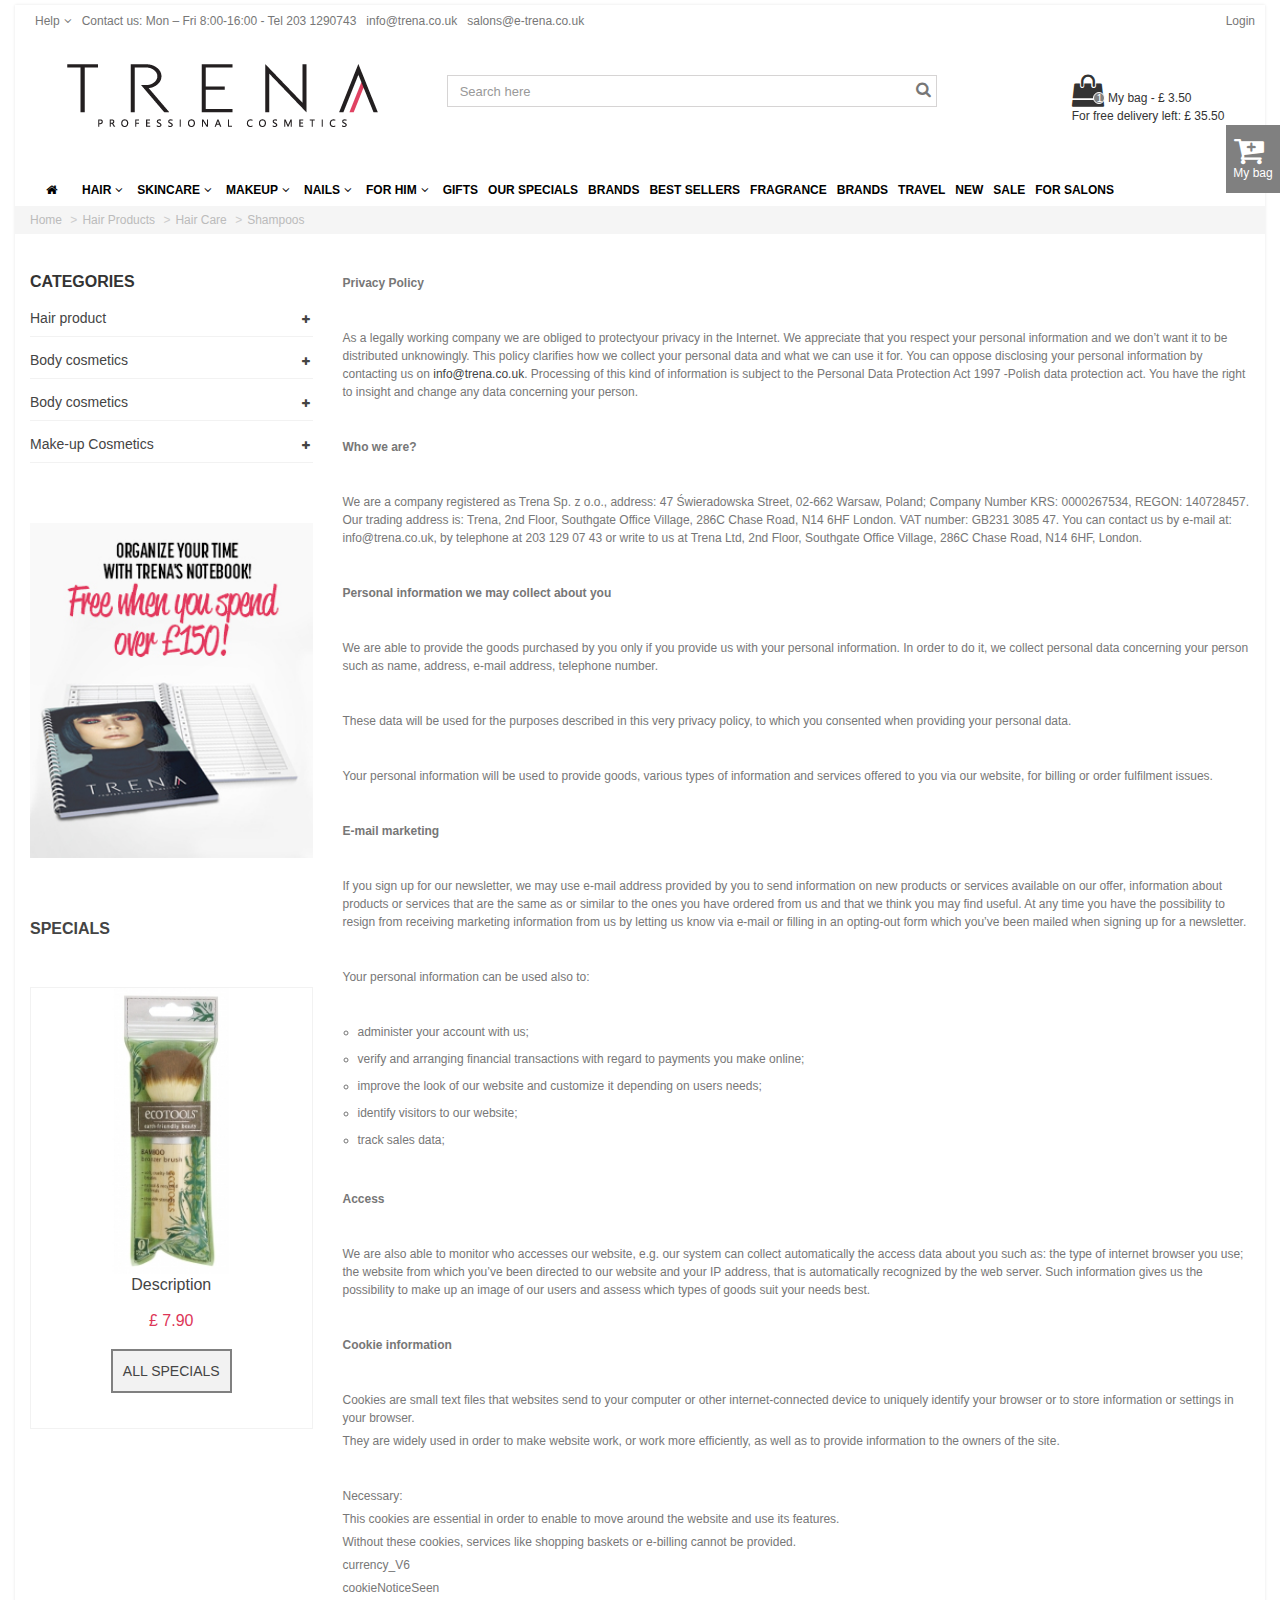
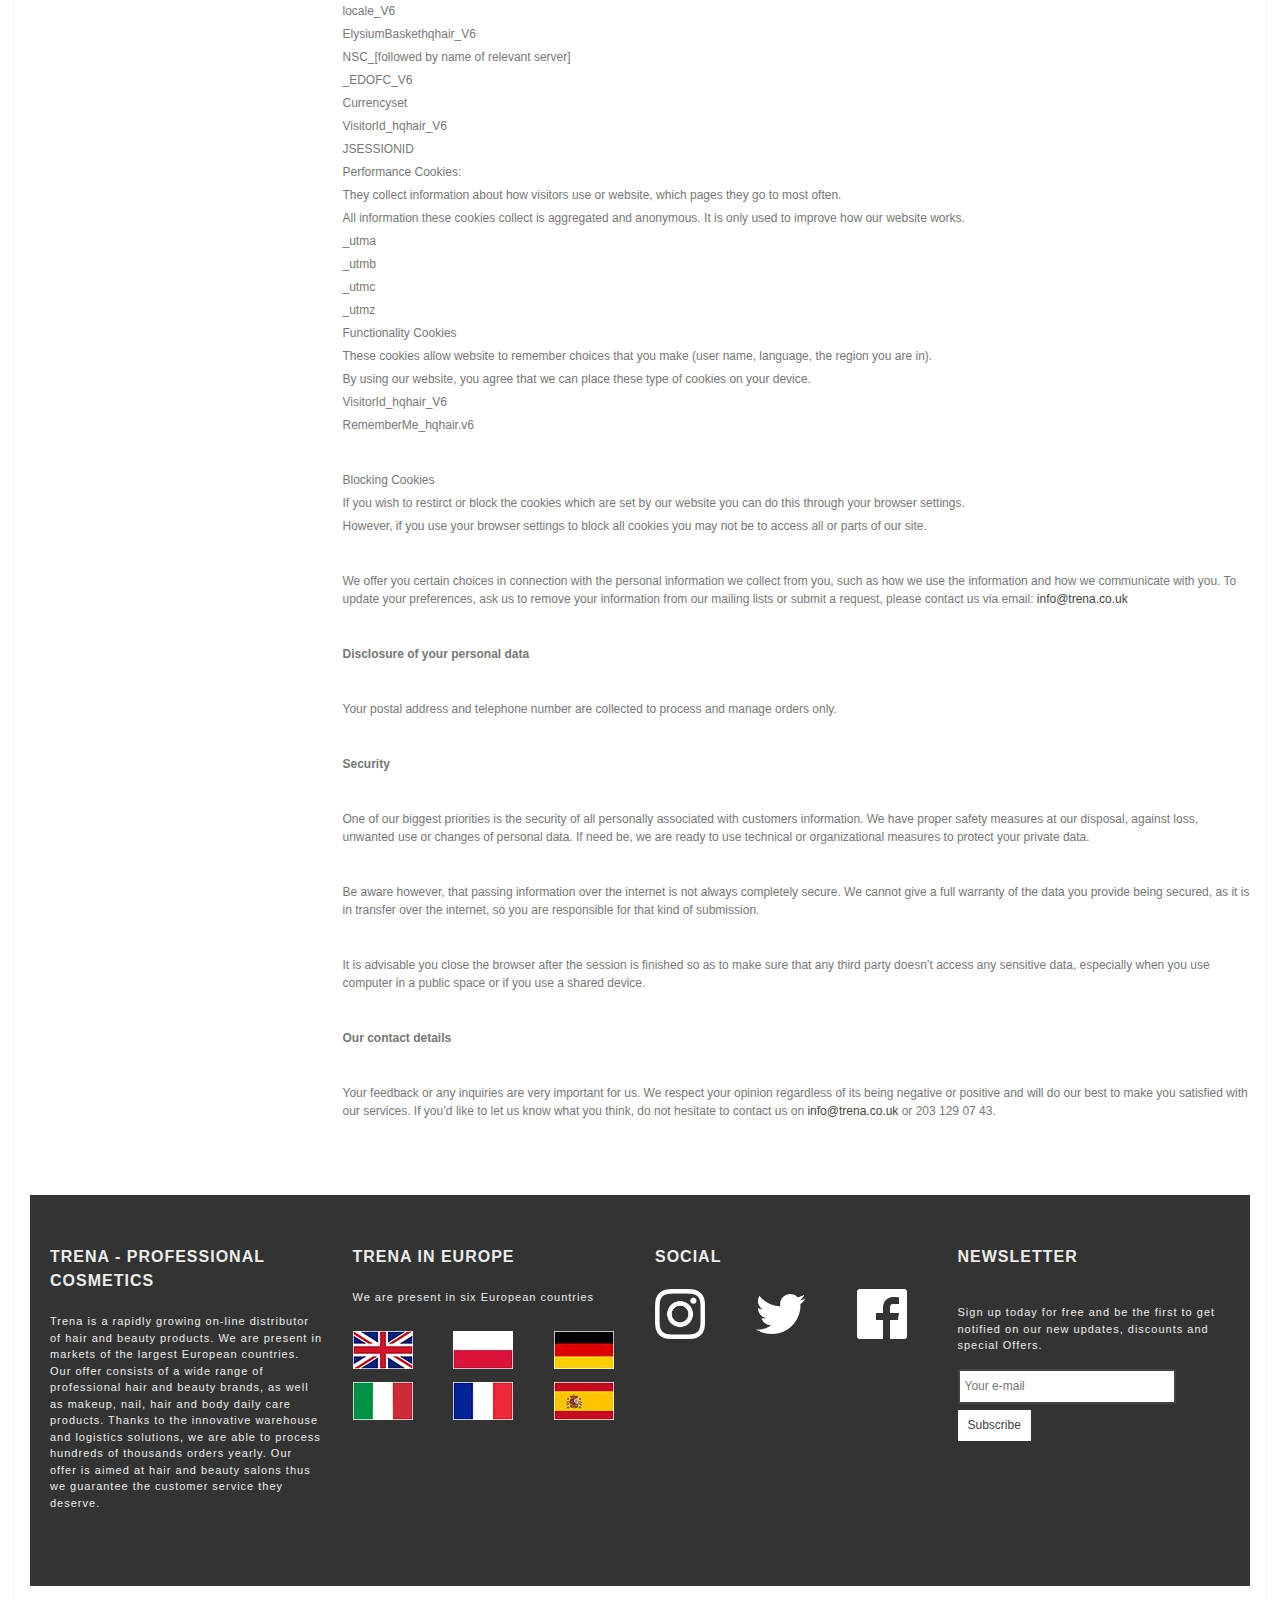
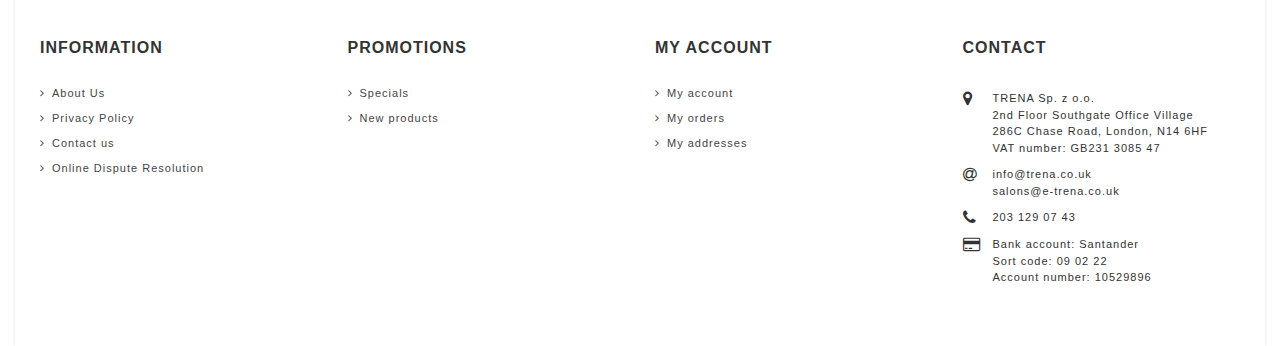
<file: trena/Pages/privacy-policy.html>
<!DOCTYPE html>
<html lang="en">
<head>
    <meta charset="UTF-8">
    <title>Title</title>
    <meta name="viewport" content="width=device-width, initial-scale=1">
    <link href="../../trena/skin/bootstrap.min.css" rel="stylesheet"/>
    <link href="../../trena/skin/fonts/bootstrap/bootstrap-social.css" rel="stylesheet"/>
    <link href="../../trena/skin/css/font-awesome.css" rel="stylesheet"/>
    <link href="../../trena/skin/css/font-awesome.min.css" rel="stylesheet"/>
    <!-- slider-range -->
    <link rel="stylesheet" href="../../trena/skin/js/jQuery.ui/jquery-ui.min.css"/>
    <!-- /slider-range -->
    <link href="../../trena/stylesheets/screen.css" rel="stylesheet" type="text/css"/>
    <link href="../../trena/stylesheets/print.css" rel="stylesheet" type="text/css"/>
    <!--[if IE]>
    <link href="../../trena/stylesheets/ie.css" media="screen, projection" rel="stylesheet" type="text/css"/>
    <![endif]-->
    <!--<link href="/stylesheets/styles.css" rel="stylesheet" type="text/css"/>-->
    <link href="../../trena/sass/styles.css" rel="stylesheet" type="text/css"/>

</head>
<body id="site-index" class="container" onscroll="fixedMainMenu()">
<div id="modal"></div>
<header>
    <div class="element_to_pop_up">
        <a class="b-close"><i class="fa fa-remove"></i></a>
        <div class="popup_cart_block">
            <div class="cart_block_list">
                <div class="products">
                    <div data-id="cart_block_product" class="clearfix">
                        <a class="cart_images" href="#" title="Maybelline Rocket Volume Express 9.6 ml"><img
                                src="../../trena/skin/images/products/mascara-colossal-volum-express-go-extreme-maybelline-noir.jpg"
                                alt="Maybelline Rocket Volume Express 9.6 ml"></a>
                        <a class="cart_block_product_name" href="#" title="Maybelline Rocket Volume Express 9.6 ml">Maybelline
                            Rocket Volume Express 9.6 ml</a>
                    </div>
                </div>
                <div id="pro_added_success" class="success">Product successfully added to your shopping cart</div>

                <div class="layer_details">
                    <div class="layer_popup_cart">
                        <span>There are&nbsp;<span>1&nbsp;</span>products in your cart.</span>
                    </div>
                    <div class="layer_popup_cart">
                        <span>Total products&nbsp;(tax incl.)</span>
                        <span class="cart_price">£ 77.61</span>
                    </div>
                    <div class="layer_popup_cart">
                        <span>Total with shipping&nbsp;(tax incl.)</span>
                        <span class="cart_price">£ 77.61</span>
                    </div>
                </div>
                <div class="buttons_container row">
                    <div class="col-xxs-12 col-xs-12 col-md-6">
            <span class="btn btn-default btn-bootstrap" title="Back">
                Back
            </span>
                    </div>
                    <div class="col-xxs-12 col-xs-12 col-md-6 btn_checkout_container">
                        <a class="btn btn-default btn-bootstrap" href="../../trena/Pages/product-details-page.html"
                           title="Proceed to checkout" rel="nofollow">
                            Checkout
                        </a>
                    </div>
                </div>
            </div>
        </div>
    </div>
    <!-- /Element to pop up -->
    <!-- Contact us top header -->
    <section class="row top_information_links">
        <ul class="menu info_block hidden-xs hidden-sm">
            <li><h2>Help<i class="fa fa-angle-down" aria-hidden="true"></i></h2>
                <ul class="submenu">
                    <li class="border_bottom_links"><a href='../../trena/Pages/returns-payment-delivery.html'>Returns &
                        Payment Delivery</a></li>
                    <li><a href='../../trena/Pages/contact-us.html'>Contact us</a></li>
                </ul>
            </li>
        </ul>
        <ul class="info_block hidden-xs hidden-sm">
            <li><a href="#">Contact us: Mon – Fri 8:00-16:00 - Tel 203
                1290743</a></li>
        </ul>
        <ul class="info_block hidden-xs hidden-sm">
            <li><a href="#">info@trena.co.uk</a></li>
        </ul>
        <ul class="info_block">
            <li><a href="#">salons@e-trena.co.uk</a></li>
        </ul>
        <ul class="info_block login_site pull-right">
            <li>
                <a class="header_login_item"
                   href="../../trena/Pages/login.html"><span class="header_item">Login</span></a>
            </li>
        </ul>
    </section>
    <!-- middle header container (logo, search, my bag) -->
    <section class="middle_container">
        <div class="row">
            <div class="logo_left col-md-4 text-center">
                <a class="logo_brand" href="../../index.html"><img
                        src="../../trena/skin/images/e-trenacouk-1451293131-6.jpg" alt="Trena"/></a>
            </div>
            <!-- Mobile navigition menu -->
            <div class="mob_menu hidden-md hidden-lg col-sm-4 col-xs-4">
                <div id="mySidenav" class="sidenav">
                    <a href="#" class="closebtn" onclick="closeNav()"><i class="fa fa-angle-left"></i></a>
                    <aside class="column_block mobile_main_sidebar">
                        <h3 class="title_block"><span>Menu</span></h3>
                        <!--menu 2 -->
                        <div class="block_mob_content_menu">
                            <div class="group_list_mobile">
                                <a href="#open_group_list_2_1r" class="list_group_item open_close"
                                   data-toggle="collapse">
                                    Hair
                                    <i class="fa fa-plus "></i>
                                </a>
                                <!--submenu 2-1 -->
                                <div class="group_box_list collapse" id="open_group_list_2_1r">
                                    <a href="#open_submenu2_2r" data-toggle="collapse" class="open_close">
                                        Shampoos<i class="fa fa-plus "></i></a>
                                    <!--submenu 2-2 -->
                                    <div class="collapse open_indoor" id="open_submenu2_2r">
                                        <a href="#open_submenu2_3r" data-toggle="collapse" class="open_close">
                                            Conditioners<i class="fa fa-plus "></i>
                                        </a>
                                    </div>
                                    <!--submenu 2-3 -->
                                    <div class="collapse open_submenu_lvl3" id="open_submenu2_3r">
                                        <a href="#"><p>Product</p></a>
                                        <a href="#"><p>Product</p></a>
                                        <a href="#"><p>Product</p></a>
                                    </div>
                                </div>
                            </div>
                        </div>
                        <!--menu 3 -->
                        <div class="block_mob_content_menu">
                            <div class="group_list_mobile">
                                <a href="#open_group_list_3_1b" class="list_group_item open_close"
                                   data-toggle="collapse">
                                    Skincare
                                    <i class="fa fa-plus "></i>
                                </a>
                                <!--submenu 3-1 -->
                                <div class="group_box_list collapse" id="open_group_list_3_1b">
                                    <a href="#open_submenu3_2b" data-toggle="collapse" class="open_close">
                                        Make-up Removal<i class="fa fa-plus "></i></a>
                                    <!--submenu 3-2 -->
                                    <div class="collapse open_indoor" id="open_submenu3_2b">
                                        <a href="#open_submenu3_3b" data-toggle="collapse" class="open_close">
                                            Sets<i class="fa fa-plus "></i>
                                        </a>
                                    </div>
                                    <!--submenu 3-3 -->
                                    <div class="collapse open_submenu_lvl3" id="open_submenu3_3b">
                                        <a href="#"><p>Product</p></a>
                                        <a href="#"><p>Product</p></a>
                                        <a href="#"><p>Product</p></a>
                                    </div>
                                </div>
                            </div>
                        </div>
                    </aside>
                </div>
                <span class="mobile_menu_btn" onclick="openNav()">&#9776;
                    Menu</span>
            </div>

            <div class="header_top_right col-md-5 col-sm-4 col-xs-5">
                <form class="stylish-input-group">
                    <input type="text"
                           class="form-control search_field_header"
                           placeholder="Search here"/>
                    <button type="submit"
                            name="submit_search"
                            class="button-search button_search_header">
                        <i class="fa fa-search"></i></button>
                </form>
            </div>

            <div id="top_my_bag" class="top_my_bag col-sm-3 col-md-offset-1 col-md-2 col-xs-3">
                <!-- popup my bag -->
                <div class="popup_my_bag info_block hidden-xs hidden-sm">
                    <div class="popup_content_my_bag">
                        <div class="cart_block">
                            <div class="cart_block_list">
                                <div class="products">
                                    <div data-id="cart_block_product" class="clearfix">
                                        <a class="cart_images"
                                           href="#" title="Maybelline Rocket Volume Express 9.6 ml"><img
                                                src="../../trena/skin/images/products/mascara-colossal-volum-express-go-extreme-maybelline-noir.jpg"
                                                alt="Maybelline Rocket Volume Express 9.6 ml"></a>

                                        <span class="quantity_formated"><span class="quantity">1</span>x</span><a
                                            class="cart_block_product_name" href="#"
                                            title="Maybelline Rocket Volume Express 9.6 ml">Maybelline Rocket...</a>
                                        <span class="price_mob_cart">£ 6.99<i class="fa fa-remove"></i></span>
                                    </div>
                                </div>

                                <div class="cart_prices">
                                    <div class="cart_prices_line first-line">
                                        <span class="price_mob_cart">£ 5.35</span>
                                        <span>Shipping</span>
                                    </div>

                                    <div class="cart_prices_line">
                                        <span class="price_mob_cart">£ 2.06</span>
                                        <span>Tax</span>
                                    </div>

                                    <div class="cart_prices_line last-line">
                                        <span class="price_mob_cart cart_block_total">£ 12.34</span>
                                        <span>Total</span>
                                    </div>
                                    <p>Prices are tax included</p>
                                </div>
                                <div class="row">
                                    <div class="col-xs-6">
                                        <a class="btn_mob_cart btn_site_default"
                                           href="../../trena/Pages/product-details-page.html" title="Checkout" rel="nofollow">
                                            Checkout</a>
                                    </div>
                                </div>
                            </div>
                        </div>
                    </div>

                </div>
                <!-- /popup my bag -->
                <div class="quantity_bag"><span class="quantity_number">1</span></div>
                <i class="fa fa-shopping-bag fa-2x" aria-hidden="true"></i>
                <span class="sum_in_bag">My bag - £ 3.50</span><br>
                <span class="sum_in_bag">For free delivery left: £ 35.50</span>
            </div>

            <div class="right_bag_wrap hidden-sm">
                <a class="right_fix_shop_cart open_bt" href="#" onclick="openCart()">
                    <i class="fa fa-cart-plus fa-2x" aria-hidden="true"></i>
                    <p>My bag</p>
                </a>
            </div>
            <div id="myCart" class="sidenav_cart">
                <a href="#" class="closebtn" onclick="closeCart()"><i class="fa fa-angle-right"></i></a>

                <div class="st_menu_title">
                    <h3 class="">Shopping bag</h3>
                    <a href="#" class="close_right_side_cart"></a>
                </div>
                <div class="cart_block">
                    <div class="cart_block_list">
                        <div class="products">
                            <div data-id="cart_block_product" class="clearfix">
                                <a class="cart_images"
                                   href="#" title="Maybelline Rocket Volume Express 9.6 ml"><img
                                        src="../../trena/skin/images/products/mascara-colossal-volum-express-go-extreme-maybelline-noir.jpg"
                                        alt="Maybelline Rocket Volume Express 9.6 ml"></a>

                                <span class="quantity_formated"><span class="quantity">1</span>x</span><a
                                    class="cart_block_product_name" href="#"
                                    title="Maybelline Rocket Volume Express 9.6 ml">Maybelline Rocket...</a>
                                <span class="price_mob_cart">£ 6.99<i class="fa fa-remove"></i></span>
                            </div>
                        </div>

                        <div class="cart_prices">
                            <div class="cart_prices_line first-line">
                                <span class="price_mob_cart">£ 5.35</span>
                                <span>Shipping</span>
                            </div>

                            <div class="cart_prices_line">
                                <span class="price_mob_cart">£ 2.06</span>
                                <span>Tax</span>
                            </div>

                            <div class="cart_prices_line last-line">
                                <span class="price_mob_cart cart_block_total ajax_block_cart_total">£ 12.34</span>
                                <span>Total</span>
                            </div>
                            <p>Prices are tax included</p>
                        </div>
                        <div class="shopping_bag_btns_container row">
                            <div class="col-xxs-6 col-xs-6 col-md-6">
                                <a href="#" onclick="closeCart()" class="btn btn_site_default mob_btn_shopping_cart b-close"
                                   title="Back">Back</a>
                            </div>
                            <div class="col-xxs-6 col-xs-6 col-md-6">
                                <a class="btn btn_site_default mob_btn_shopping_cart"
                                   href="../../trena/Pages/product-details-page.html"
                                   title="Proceed to checkout" rel="nofollow">Checkout</a>
                            </div>
                        </div>
                    </div>
                </div>
            </div>
        </div>
    </section><!--/middle header container-->

    <div class="row nav_container">
        <!-- desktop main Menu -->
        <nav id="navbar" class="col-md-12 nav_bar_menu hidden-sm hidden-xs">
            <ul class="elem_menu menu">
                <li><a href="#"><i class="fa fa-home icon_home"></i></a>

                    <!-- dropdown submenu for main menu -->

                    <div id="float_wind" class="row col-md-12 float_main_menu">
                        <div class="col-md-2">
                            <div class="float_menu_block">
                                <ul class="mu_level_1">
                                    <li class="ml_level_1">
                                        <a href="#" title="Hair Care" class="ma_level_1 ma_item title_block">Hair
                                            Care</a>
                                        <ul class="mu_level_2">
                                            <li class="ml_level_2">
                                                <a href="../../trena/Pages/products-page.html" title="Shampoos"
                                                   class="ma_level_2 ma_item ">Shampoos</a>
                                            </li>
                                            <li class="ml_level_2">
                                                <a href="../../trena/Pages/products-page.html" title="Conditioners"
                                                   class="ma_level_2 ma_item ">Conditioners</a>
                                            </li>
                                            <li class="ml_level_2">
                                                <a href="../../trena/Pages/products-page.html" title="Masks"
                                                   class="ma_level_2 ma_item ">Masks</a>
                                            </li>
                                            <li class="ml_level_2">
                                                <a href="../../trena/Pages/products-page.html" title="Treatments"
                                                   class="ma_level_2 ma_item ">Treatments</a>
                                            </li>
                                            <li class="ml_level_2">
                                                <a href="../../trena/Pages/products-page.html" title="Oils"
                                                   class="ma_level_2 ma_item ">Oils</a>
                                            </li>
                                            <li class="ml_level_2">
                                                <a href="../../trena/Pages/products-page.html" title="Silks and Serums "
                                                   class="ma_level_2 ma_item ">Silks
                                                    and Serums </a>
                                            </li>
                                            <li class="ml_level_2">
                                                <a href="../../trena/Pages/products-page.html" title="Fluids and Tonics"
                                                   class="ma_level_2 ma_item ">Fluids
                                                    and Tonics</a>
                                            </li>
                                            <li class="ml_level_2">
                                                <a href="../../trena/Pages/products-page.html" title="Care Sets"
                                                   class="ma_level_2 ma_item ">Care Sets</a>
                                            </li>
                                        </ul>
                                    </li>
                                </ul>
                            </div>
                        </div>
                        <div class="col-md-2">
                            <div class="float_menu_block">
                                <ul class="mu_level_1">
                                    <li class="ml_level_1">
                                        <a href="#" title="Hair Care" class="ma_level_1 ma_item title_block">Hair
                                            Care</a>
                                        <ul class="mu_level_2">
                                            <li class="ml_level_2">
                                                <a href="../../trena/Pages/products-page.html" title="Shampoos"
                                                   class="ma_level_2 ma_item ">Shampoos</a>
                                            </li>
                                            <li class="ml_level_2">
                                                <a href="../../trena/Pages/products-page.html" title="Conditioners"
                                                   class="ma_level_2 ma_item ">Conditioners</a>
                                            </li>
                                            <li class="ml_level_2">
                                                <a href="../../trena/Pages/products-page.html" title="Masks"
                                                   class="ma_level_2 ma_item ">Masks</a>
                                            </li>
                                            <li class="ml_level_2">
                                                <a href="../../trena/Pages/products-page.html" title="Oils"
                                                   class="ma_level_2 ma_item ">Oils</a>
                                            </li>
                                            <li class="ml_level_2">
                                                <a href="../../trena/Pages/products-page.html" title="Silks and Serums "
                                                   class="ma_level_2 ma_item ">Silks
                                                    and Serums </a>
                                            </li>
                                            <li class="ml_level_2">
                                                <a href="../../trena/Pages/products-page.html" title="Fluids and Tonics"
                                                   class="ma_level_2 ma_item ">Fluids
                                                    and Tonics</a>
                                            </li>
                                            <li class="ml_level_2">
                                                <a href="../../trena/Pages/products-page.html" title="Care Sets"
                                                   class="ma_level_2 ma_item ">Care Sets</a>
                                            </li>
                                        </ul>
                                    </li>
                                </ul>
                            </div>
                        </div>
                        <div class="col-md-2">
                            <div class="float_menu_block">
                                <ul class="mu_level_1">
                                    <li class="ml_level_1">
                                        <a href="#" title="Hair Care" class="ma_level_1 ma_item title_block">Hair
                                            Care</a>
                                        <ul class="mu_level_2">
                                            <li class="ml_level_2">
                                                <a href="../../trena/Pages/products-page.html" title="Shampoos"
                                                   class="ma_level_2 ma_item ">Shampoos</a>
                                            </li>
                                            <li class="ml_level_2">
                                                <a href="../../trena/Pages/products-page.html" title="Conditioners"
                                                   class="ma_level_2 ma_item ">Conditioners</a>
                                            </li>
                                            <li class="ml_level_2">
                                                <a href="../../trena/Pages/products-page.html" title="Masks"
                                                   class="ma_level_2 ma_item ">Masks</a>
                                            </li>
                                            <li class="ml_level_2">
                                                <a href="../../trena/Pages/products-page.html" title="Treatments"
                                                   class="ma_level_2 ma_item ">Treatments</a>
                                            </li>
                                            <li class="ml_level_2">
                                                <a href="../../trena/Pages/products-page.html" title="Oils"
                                                   class="ma_level_2 ma_item ">Oils</a>
                                            </li>
                                            <li class="ml_level_2">
                                                <a href="../../trena/Pages/products-page.html" title="Silks and Serums "
                                                   class="ma_level_2 ma_item ">Silks
                                                    and Serums </a>
                                            </li>
                                            <li class="ml_level_2">
                                                <a href="../../trena/Pages/products-page.html" title="Fluids and Tonics"
                                                   class="ma_level_2 ma_item ">Fluids
                                                    and Tonics</a>
                                            </li>
                                            <li class="ml_level_2">
                                                <a href="../../trena/Pages/products-page.html" title="Care Sets"
                                                   class="ma_level_2 ma_item ">Care Sets</a>
                                            </li>
                                        </ul>
                                    </li>
                                </ul>
                            </div>
                        </div>
                        <div class="col-md-2">
                            <div class="float_menu_block">
                                <ul class="mu_level_1">
                                    <li class="ml_level_1">
                                        <a href="#" title="Hair Care" class="ma_level_1 ma_item title_block">Hair
                                            Care</a>
                                        <ul class="mu_level_2">
                                            <li class="ml_level_2">
                                                <a href="../../trena/Pages/products-page.html" title="Shampoos"
                                                   class="ma_level_2 ma_item ">Shampoos</a>
                                            </li>
                                            <li class="ml_level_2">
                                                <a href="../../trena/Pages/products-page.html" title="Conditioners"
                                                   class="ma_level_2 ma_item ">Conditioners</a>
                                            </li>
                                            <li class="ml_level_2">
                                                <a href="../../trena/Pages/products-page.html" title="Masks"
                                                   class="ma_level_2 ma_item ">Masks</a>
                                            </li>
                                            <li class="ml_level_2">
                                                <a href="../../trena/Pages/products-page.html" title="Treatments"
                                                   class="ma_level_2 ma_item ">Treatments</a>
                                            </li>
                                            <li class="ml_level_2">
                                                <a href="../../trena/Pages/products-page.html" title="Oils"
                                                   class="ma_level_2 ma_item ">Oils</a>
                                            </li>
                                            <li class="ml_level_2">
                                                <a href="../../trena/Pages/products-page.html" title="Silks and Serums "
                                                   class="ma_level_2 ma_item ">Silks
                                                    and Serums </a>
                                            </li>
                                            <li class="ml_level_2">
                                                <a href="../../trena/Pages/products-page.html" title="Fluids and Tonics"
                                                   class="ma_level_2 ma_item ">Fluids
                                                    and Tonics</a>
                                            </li>
                                            <li class="ml_level_2">
                                                <a href="../../trena/Pages/products-page.html" title="Care Sets"
                                                   class="ma_level_2 ma_item ">Care Sets</a>
                                            </li>
                                        </ul>
                                    </li>
                                </ul>
                            </div>
                        </div>
                    </div>

                    <!-- /dropdown submenu for main menu -->

                </li>
                <li><a class="show_el" id="a1" href=#>HAIR<i class="fa fa-angle-down"></i></a>
                </li>
                <li><a href="#" class="show_el">SKINCARE<i class="fa fa-angle-down" aria-hidden="true"></i></a>
                </li>
                <li><a href="#" class="show_el">MAKEUP<i class="fa fa-angle-down" aria-hidden="true"></i></a>
                </li>
                <li><a href="#" class="show_el">NAILS<i class="fa fa-angle-down" aria-hidden="true"></i></a>
                </li>
                <li><a href="#" class="show_el">FOR HIM<i class="fa fa-angle-down" aria-hidden="true"></i></a>
                </li>
                <li>
                    <a href="#">GIFTS</a>
                </li>
                <li>
                    <a href="#">OUR SPECIALS</a>
                </li>
                <li>
                    <a href="#">BRANDS</a>
                </li>
                <li>
                    <a href="#">BEST SELLERS</a>
                </li>
                <li>
                    <a href="#">FRAGRANCE</a>
                </li>
                <li>
                    <a href="#">BRANDS</a>
                </li>
                <li>
                    <a href="#">TRAVEL</a>
                </li>
                <li>
                    <a href="#">NEW</a>
                </li>
                <li>
                    <a href="#">SALE</a>
                </li>
                <li>
                    <a href="#">FOR SALONS</a>
                </li>
            </ul>
        </nav>
    </div>

</header>
<section class="row">
    <div class="col-xs-12 clearfix breadcrumb_container">
        <ul class="breadcrumb breadcrumb_ul">
            <li><a href="#"><h2>Home</h2></a></li>
            <li><a href="#">Hair Products</a></li>
            <li><a href="#">Hair Care</a></li>
            <li><a href="#">Shampoos</a></li>
        </ul>
    </div>
</section>

<div class="contact_page">
    <div class="row">
        <div id="sidebar" class="left_bar col-xs-12 col-sm-3">    <!-- Block categories -->

            <aside class="column_block left_dropdown_menu left_sidebar">
                <h3 class="title_block"><span>Categories</span></h3>
                <!--menu 1 -->
                <div class="block_content">
                    <div class="group_list">
                        <a href="#open_group_list_1_1" class="list_group_item open_close"
                           data-toggle="collapse">
                            Hair product
                            <i class="fa fa-plus "></i>
                        </a>
                        <!--submenu 1-1-->
                        <div class="group_box_list collapse" id="open_group_list_1_1">
                            <a href="#open_submenu1_2" data-toggle="collapse" class="open_close">
                                Hair care<i class="fa fa-plus "></i></a>
                            <!--submenu 1-2-->
                            <div class="collapse open_indoor" id="open_submenu1_2">
                                <a href="#open_submenu1_3" data-toggle="collapse" class="open_close">
                                    Hair styling<i class="fa fa-plus "></i>
                                </a>
                            </div>
                            <!--submenu 1-3-->
                            <div class="collapse open_submenu_lvl3" id="open_submenu1_3">
                                <a href="#"><p>Product</p></a>
                                <a href="#"><p>Product</p></a>
                                <a href="#"><p>Product</p></a>
                            </div>


                            <a href="#open_group_list_1_2_1" class="list_group_item open_close"
                               data-toggle="collapse">
                                Hair styling
                                <i class="fa fa-plus "></i>
                            </a>
                            <div class="group_box_list collapse" id="open_group_list_1_2_1">
                                <a href="#open_submenu1_3_1" data-toggle="collapse" class="open_close">
                                    Hairsprays<i class="fa fa-plus "></i></a>
                            </div>
                            <div class="collapse open_submenu_lvl3" id="open_submenu1_3_1">
                                <a href="#"><p>Product</p></a>
                                <a href="#"><p>Product</p></a>
                                <a href="#"><p>Product</p></a>
                            </div>
                        </div>
                    </div>
                </div>

                <!--menu 2-->
                <div class="block_content">
                    <div class="group_list">
                        <a href="#open_group_list_2_1" class="list_group_item open_close"
                           data-toggle="collapse">
                            Body cosmetics
                            <i class="fa fa-plus "></i>
                        </a>
                        <!--submenu 2-1-->
                        <div class="group_box_list collapse" id="open_group_list_2_1">
                            <a href="#open_submenu2_2" data-toggle="collapse" class="open_close">
                                Face<i class="fa fa-plus "></i></a>
                            <!--submenu 2-2-->
                            <div class="collapse open_indoor" id="open_submenu2_2">
                                <a href="#open_submenu2_3" data-toggle="collapse" class="open_close">
                                    Make-up Removal<i class="fa fa-plus "></i>
                                </a>
                            </div>
                            <!--submenu 2-3-->
                            <div class="collapse open_submenu_lvl3" id="open_submenu2_3">
                                <a href="#"><p>Product</p></a>
                                <a href="#"><p>Product</p></a>
                                <a href="#"><p>Product</p></a>
                            </div>
                        </div>
                    </div>
                </div>
                <!--menu 3-->
                <div class="block_content">
                    <div class="group_list">
                        <a href="#open_group_list_3_1" class="list_group_item open_close"
                           data-toggle="collapse">
                            Body cosmetics
                            <i class="fa fa-plus "></i>
                        </a>
                        <!--submenu 3-1-->
                        <div class="group_box_list collapse" id="open_group_list_3_1">
                            <a href="#open_submenu3_2" data-toggle="collapse" class="open_close">
                                Face<i class="fa fa-plus "></i></a>
                            <!--submenu 3-2-->
                            <div class="collapse open_indoor" id="open_submenu3_2">
                                <a href="#open_submenu3_3" data-toggle="collapse" class="open_close">
                                    Make-up Removal<i class="fa fa-plus "></i>
                                </a>
                            </div>
                            <!--submenu 3-3-->
                            <div class="collapse open_submenu_lvl3" id="open_submenu3_3">
                                <a href="#"><p>Product</p></a>
                                <a href="#"><p>Product</p></a>
                                <a href="#"><p>Product</p></a>
                            </div>
                        </div>
                    </div>
                </div>
                <!--menu 4-->
                <div class="block_content">
                    <div class="group_list">
                        <a href="#open_group_list_4_1" class="list_group_item open_close"
                           data-toggle="collapse">
                            Make-up Cosmetics
                            <i class="fa fa-plus "></i>
                        </a>
                        <!--submenu 4-1 -->
                        <div class="group_box_list collapse" id="open_group_list_4_1">
                            <a href="#open_submenu4_2" data-toggle="collapse" class="open_close">
                                Accessories<i class="fa fa-plus "></i></a>
                            <!--submenu 4-2-->
                            <div class="collapse open_indoor" id="open_submenu4_2">
                                <a href="#open_submenu4_3" data-toggle="collapse" class="open_close">
                                    Brushes and sponges <i class="fa fa-plus "></i>
                                </a>
                            </div>
                            <!--submenu 4-3-->
                            <div class="collapse open_submenu_lvl3" id="open_submenu4_3">
                                <a href="#"><p>Product</p></a>
                                <a href="#"><p>Product</p></a>
                                <a href="#"><p>Product</p></a>
                            </div>
                        </div>
                    </div>
                </div>
            </aside>

            <aside class="col-xs-12 col-sm-12 left_banners_product_page">
                <a href="#"
                   target="_self" title="">
                    <img class="top_banner_image"
                         src="../../trena/skin/images/banners/7c2cfa11ad7aab2f34d98df6aa090d99.jpg"
                         alt="left_banner_image"></a>
            </aside>
            <aside class="col-xs-12 left_banners_product_page">
                <h2 class="title_block">
                    <a href="" title="Specials">Specials</a>
                </h2>
            </aside>
            <aside class="col-xs-12 col-sm-12 bottom_banners_product_page">
                <a href="#"
                   target="_self" title="">
                    <img class="bottom_banner_image"
                         src="../../trena/skin/images/banners/ecotools-bronzer-brush.jpg"
                         alt="left_banner_image"></a>

                <div class="product_name_banners text-center">
                    <a href=""><h5><span>Description</span></h5></a>
                    <div class="price_product_banner">
                        <span>£ 7.90</span>
                    </div>
                    <p>
                        <a class="btn btn-default btn_all_specials" href="#" title="All specials">All specials</a>
                    </p>
                </div>
            </aside>
        </div>
        <!--RTE list-->
        <section id="center_column" class="info_container center_column col-xs-12 col-sm-9">
            <p><strong>Privacy Policy</strong></p>
            <br>
            <br>
            <p>As a legally working company we are obliged to protectyour privacy in the Internet. We appreciate that you respect your personal information and we don’t want it to be distributed unknowingly. This policy clarifies how we collect your personal data and what we can use it for. You can oppose disclosing your personal information by contacting us on <a href="mailto:info@trena.co.uk">info@trena.co.uk</a>. Processing of this kind of information is subject to the Personal Data Protection Act 1997 -Polish data protection act. You have the right to insight and change any data concerning your person.</p>
            <br>
            <br>
            <p><strong>Who we are?</strong></p>
            <br>
            <br>
            <p>We are a company registered as Trena Sp. z o.o., address: 47 Świeradowska Street, 02-662 Warsaw, Poland; Company Number KRS: 0000267534, REGON: 140728457. Our trading address is: Trena, 2nd Floor, Southgate Office Village, 286C Chase Road, N14 6HF London. VAT number: GB231 3085 47. You can contact us by e-mail at: info@trena.co.uk, by telephone at 203 129 07 43 or write to us at Trena Ltd, 2nd Floor, Southgate Office Village, 286C Chase Road, N14 6HF, London.</p>
            <br>
            <br>
            <p><strong>Personal information we may collect about you</strong></p>
            <br>
            <br>
            <p>We are able to provide the goods purchased by you only if you provide us with your personal information. In order to do it, we collect personal data concerning your person such as name, address, e-mail address, telephone number.</p>
            <br>
            <br>
            <p>These data will be used for the purposes described in this very privacy policy, to which you consented when providing your personal data.</p>
            <br>
            <br>
            <p>Your personal information will be used to provide goods, various types of information and services offered to you via our website, for billing or order fulfilment issues.</p>
            <br>
            <br>
            <p><strong>E-mail marketing</strong></p>
            <br>
            <br>
            <p>If you sign up for our newsletter, we may use e-mail address provided by you to send information on new products or services available on our offer, information about products or services that are the same as or similar to the ones you have ordered from us and that we think you may find useful. At any time you have the possibility to resign from receiving marketing information from us by letting us know via e-mail or filling in an opting-out form which you’ve been mailed when signing up for a newsletter.</p>
            <br>
            <br>
            <p>Your personal information can be used also to:</p>
            <br>
            <br>
            <ul>
            <li>administer your account with us;</li>
            <li>verify and arranging financial transactions with regard to payments you make online;</li>
            <li>improve the look of our website and customize it depending on users needs;</li>
            <li>identify visitors to our website;</li>
            <li>track sales data;</li>
            </ul>
            <br>
            <br>
            <p><strong>Access</strong></p>
            <br>
            <br>
            <p>We are also able to monitor who accesses our website, e.g. our system can collect automatically the access data about you such as: the type of internet browser you use; the website from which you’ve been directed to our website and your IP address, that is automatically recognized by the web server. Such information gives us the possibility to make up an image of our users and assess which types of goods suit your needs best.</p>
            <br>
            <br>
            <p><strong>Cookie information</strong></p>
            <br>
            <br>
            <p>Cookies are small text files that websites send to your computer or other internet-connected device to uniquely identify your browser or to store information or settings in your browser.</p>
            <p>They are widely used in order to make website work, or work more efficiently, as well as to provide information to the owners of the site.</p>
            <br>
            <br>
            <p>Necessary:</p>
            <p>This cookies are essential in order to enable to move around the website and use its features.</p>
            <p>Without these cookies, services like shopping baskets or e-billing cannot be provided.</p>
            <p>currency_V6</p>
            <p>cookieNoticeSeen</p>
            <p>locale_V6</p>
            <p>ElysiumBaskethqhair_V6</p>
            <p>NSC_[followed by name of relevant server]</p>
            <p>_EDOFC_V6</p>
            <p>Currencyset</p>
            <p>VisitorId_hqhair_V6</p>
            <p>JSESSIONID</p>
            <p>Performance Cookies:</p>
            <p>They collect information about how visitors use or website, which pages they go to most often.</p>
            <p>All information these cookies collect is aggregated and anonymous. It is only used to improve how our website works.</p>
            <p>_utma</p>
            <p>_utmb</p>
            <p>_utmc</p>
            <p>_utmz</p>
            <p>Functionality Cookies</p>
            <p>These cookies allow website to remember choices that you make (user name, language, the region you are in).</p>
            <p>By using our website, you agree that we can place these type of cookies on your device.</p>
            <p>VisitorId_hqhair_V6</p>
            <p>RememberMe_hqhair.v6</p>
            <br>
            <br>
            <p>Blocking Cookies</p>
            <p>If you wish to restirct or block the cookies which are set by our website you can do this through your browser settings.</p>
            <p>However, if you use your browser settings to block all cookies you may not be to access all or parts of our site.</p>
            <br>
            <br>
            <p>We offer you certain choices in connection with the personal information we collect from you, such as how we use the information and how we communicate with you. To update your preferences, ask us to remove your information from our mailing lists or submit a request, please contact us via email: <a href="mailto:info@trena.co.uk">info@trena.co.uk</a></p>
            <br>
            <br>
            <p><strong>Disclosure of your personal data</strong></p>
            <br>
            <br>
            <p>Your postal address and telephone number are collected to process and manage orders only.</p>
            <br>
            <br>
            <p><strong>Security</strong></p>
            <br>
            <br>
            <p>One of our biggest priorities is the security of all personally associated with customers information. We have proper safety measures at our disposal, against loss, unwanted use or changes of personal data. If need be, we are ready to use technical or organizational measures to protect your private data.</p>
            <br>
            <br>
            <p>Be aware however, that passing information over the internet is not always completely secure. We cannot give a full warranty of the data you provide being secured, as it is in transfer over the internet, so you are responsible for that kind of submission.</p>
            <br>
            <br>
            <p>It is advisable you close the browser after the session is finished so as to make sure that any third party doesn’t access any sensitive data, especially when you use computer in a public space or if you use a shared device.</p>
            <br>
            <br>
            <p><strong>Our contact details</strong></p>
            <br>
            <br>
            <p>Your feedback or any inquiries are very important for us. We respect your opinion regardless of its being negative or positive and will do our best to make you satisfied with our services. If you’d like to let us know what you think, do not hesitate to contact us on <a href="mailto:info@trena.co.uk">info@trena.co.uk</a> or 203 129 07 43.</p>
            <!--END-->
            <!--</div>-->
        </section>
    </div>
</div>

<footer>
    <!--Top black part of footer-->
    <section id="footer-top">
        <div class="row">
            <div class="about_block col-xs-12 col-sm-3">
                <div class="row">
                    <h3 class="title_block panel-title col-xs-11" id="headingOne">TRENA - PROFESSIONAL COSMETICS</h3>
                    <a class="btn collapse-button collapsed visible-xs col-xs-1 open_close"
                       data-toggle="collapse"
                       data-parent="#accordion" href="#collapseOne" aria-expanded="false"
                       aria-controls="collapseOne"><i class="fa fa-plus"></i></a>
                </div>
                <div class="footer_block_content">
                    <div id="collapseOne" class="js-collapsible collapse in" role="tabpanel"
                         aria-labelledby="headingOne">
                        <p>Trena is a rapidly growing on-line distributor of hair and beauty products. We are
                            present in
                            markets of the largest European countries. Our offer consists of a wide range of
                            professional hair and beauty brands, as well as makeup, nail, hair and body daily
                            care
                            products. Thanks to the innovative warehouse and logistics solutions, we are able to
                            process
                            hundreds of thousands orders yearly. Our offer is aimed at hair and beauty salons
                            thus
                            we
                            guarantee the customer service they deserve.</p>
                    </div>
                </div>
            </div>
            <hr class="visible-xs mobile_white_line">
            <!--End - About Block-->

            <!--Block with flags-->
            <div class="flags_block col-xs-12 col-sm-3">
                <div class="row">
                    <h3 class="title_block panel-title col-xs-11" id="headingTwo">TRENA IN EUROPE</h3>
                    <a class="btn collapse-button collapsed visible-xs col-xs-1 open_close" data-toggle="collapse"
                       data-parent="#accordion" href="#collapseTwo" aria-expanded="false"
                       aria-controls="collapseTwo"><i class="fa fa-plus"></i></a>
                </div>
                <div class="footer_block_content">
                    <div id="collapseTwo" class="js-collapsible collapse in" role="tabpanel"
                         aria-labelledby="headingTwo">
                        <p>We are present in six European countries</p>
                        <div class="row flag_container">
                            <div class="col-xs-4">
                                <a href="#" target="_blank">
                                    <img src="../../trena/skin/images/CO-UK.JPG" alt="flag-image"></a>
                            </div>
                            <div class="col-xs-4">
                                <a href="#" target="_blank">
                                    <img src="../../trena/skin/images/PL.JPG" alt="flag-image"></a>
                            </div>
                            <div class="col-xs-4">
                                <a href="#" target="_blank">
                                    <img src="../../trena/skin/images/DE.JPG" alt="flag-image"></a>
                            </div>
                        </div>
                        <div class="row flag_container">
                            <div class="col-xs-4">
                                <a href="#" target="_blank">
                                    <img src="../../trena/skin/images/IT.JPG" alt="flag-image"></a>
                            </div>
                            <div class="col-xs-4">
                                <a href="#" target="_blank">
                                    <img src="../../trena/skin/images/FR.JPG" alt="flag-image"></a>
                            </div>
                            <div class="col-xs-4">
                                <a href="#" target="_blank">
                                    <img src="../../trena/skin/images/ES.JPG" alt="flag-image"></a>
                            </div>
                        </div>
                    </div>
                </div>
            </div>
            <hr class="visible-xs mobile_white_line">
            <!--End - Block with flags-->

            <!--Social accounts block-->
            <div class="social_accounts_block col-xs-12 col-sm-3">
                <div class="row">
                    <h3 class="title_block panel-title col-xs-11" id="headingThree">SOCIAL</h3>
                    <a class="btn collapse-button collapsed visible-xs col-xs-1 open_close" data-toggle="collapse"
                       data-parent="#accordion" href="#collapseThree" aria-expanded="false"
                       aria-controls="collapseThree"><i class="fa fa-plus"></i>
                    </a>
                </div>
                <div id="collapseThree" class="js-collapsible collapse in" role="tabpanel"
                     aria-labelledby="headingThree">
                    <div class="row footer_social_links">
                        <div class="col-xs-4">
                            <a href="#" target="_blank">
                                <img src="../../trena/skin/images/instagram.png" alt="social-network-image"></a>
                        </div>
                        <div class="col-xs-4">
                            <a href="#" target="_blank">
                                <img src="../../trena/skin/images/twitter.png" alt="social-network-image"></a>
                        </div>
                        <div class="col-xs-4">
                            <a href="#" target="_blank">
                                <img src="../../trena/skin/images/faceboook.png" alt="social-network-image"></a>
                        </div>
                    </div>
                </div>
            </div>
            <hr class="visible-xs mobile_white_line">
            <!--End - Social accounts block-->

            <!-- Newsletter block-->
            <div class="newsletter_block col-xs-12 col-sm-3">
                <div class="row">
                    <h3 class="title_block panel-title col-xs-11" id="headingFour">Newsletter</h3>
                    <a class="btn collapse-button collapsed visible-xs col-xs-1 open_close" data-toggle="collapse"
                       data-parent="#accordion" href="#collapseFour" aria-expanded="false"
                       aria-controls="collapseFour"><i class="fa fa-plus"></i></a>
                </div>
                <div id="collapseFour" class="js-collapsible collapse in" role="tabpanel"
                     aria-labelledby="headingFour">
                    <div class="footer_block_content">
                        <form action="//e-trena.co.uk/" method="post">
                            <div class="form-group">
                                <div class="footer_block_content">
                                    <p>Sign up today for free and be the first to get notified on our new
                                        updates,
                                        discounts and special Offers.</p>
                                </div>
                                <input class="newsletter_input" id="newsletter-input" type="text"
                                       name="email" size="18" value="" placeholder="Your e-mail"><br>
                                <button type="submit" class="btn btn-primary btn_subscribe">
                                    Subscribe
                                </button>
                            </div>
                        </form>
                    </div>
                </div>
            </div>
            <hr class="visible-xs mobile_white_line">
            <!--End - Newsletter block-->
        </div>
    </section>
    <!--End - Top black part of footer-->

    <!--Bottom white part of footer-->
    <section id="footer-bottom">
        <div class="row">
            <!-- Information footer block -->
            <div class="links_footer col-xs-12 col-sm-3">
                <div class="row">
                    <h3 class="title_block panel-title col-xs-11" id="headingFive">INFORMATION</h3>
                    <a class="btn collapse-button collapsed visible-xs col-xs-1 open_close" data-toggle="collapse"
                       data-parent="#accordion" href="#collapseFive" aria-expanded="false"
                       aria-controls="collapseFive"><i class="fa fa-plus"></i></a>
                </div>
                <div id="collapseFive" class="js-collapsible collapse in" role="tabpanel"
                     aria-labelledby="headingFive">
                    <ul class="links_list">
                        <li>
                            <a href="#">About Us</a>
                        </li>
                        <li>
                            <a href="#">Privacy Policy</a>
                        </li>
                        <li>
                            <a href="#">Contact us</a>
                        </li>
                        <li>
                            <a href="#">Online Dispute Resolution</a>
                        </li>
                    </ul>
                </div>
            </div>

            <hr class="visible-xs mobile_grey_line">
            <!-- End - Information footer block -->

            <!-- Promotions footer block-->
            <div class="links_footer col-xs-12 col-sm-3">
                <div class="row">
                    <h3 class="title_block panel-title col-xs-11" id="headingSix">PROMOTIONS</h3>
                    <a class="btn collapse-button collapsed visible-xs col-xs-1 open_close" data-toggle="collapse"
                       data-parent="#accordion" href="#collapseSix" aria-expanded="false"
                       aria-controls="collapseSix"><i class="fa fa-plus"></i></a>
                </div>
                <div id="collapseSix" class="js-collapsible collapse in" role="tabpanel"
                     aria-labelledby="headingSix">
                    <ul class="links_list">
                        <li>
                            <a href="#">Specials</a>
                        </li>
                        <li>
                            <a href="#">New products</a>
                        </li>

                    </ul>
                </div>
            </div>
            <hr class="visible-xs mobile_grey_line">
            <!-- End - Promotions footer block-->

            <!--My account footer block-->
            <div class="links_footer col-xs-12 col-sm-3">
                <div class="row">
                    <h3 class="title_block panel-title col-xs-11" id="headingSeven">MY ACCOUNT</h3>
                    <a class="btn collapse-button collapsed visible-xs col-xs-1 open_close" data-toggle="collapse"
                       data-parent="#accordion" href="#collapseSeven" aria-expanded="false"
                       aria-controls="collapseSeven"><i class="fa fa-plus"></i></a>
                </div>
                <div id="collapseSeven" class="js-collapsible collapse in" role="tabpanel"
                     aria-labelledby="headingSeven">
                    <ul class="links_list">
                        <li>
                            <a href="#">My account</a>
                        </li>
                        <li>
                            <a href="#">My orders</a>
                        </li>
                        <li>
                            <a href="#">My addresses</a>
                        </li>
                    </ul>
                </div>
            </div>
            <hr class="visible-xs mobile_grey_line">
            <!--End - My account footer block-->


            <!-- Contact footer block -->
            <div class="contact_block col-xs-12 col-sm-3">
                <div class="row">
                    <h3 class="title_block panel-title col-xs-11" id="headingEight">CONTACT</h3>
                    <a class="btn collapse-button collapsed visible-xs col-xs-1 open_close" data-toggle="collapse"
                       data-parent="#accordion" href="#collapseEight" aria-expanded="false"
                       aria-controls="collapseEight"><i class="fa fa-plus"></i></a>
                </div>
                <div id="collapseEight" class="js-collapsible collapse in" role="tabpanel"
                     aria-labelledby="headingSeven">
                    <div class="row">
                        <div class="col-xs-1">
                            <i class="fa fa-map-marker"></i>
                        </div>
                        <div class="footer_info_block col-xs-10">
                            <p>TRENA Sp. z o.o.</p>
                            <p>2nd Floor Southgate Office Village</p>
                            <p>286C Chase Road, London, N14 6HF</p>
                            <p>VAT number: GB231 3085 47</p>
                        </div>
                    </div>
                    <div class="row">
                        <div class="col-xs-1">
                            <i class="fa fa-at"></i>
                        </div>
                        <div class="footer_info_block col-xs-10">
                            <p>info@trena.co.uk</p>
                            <p>salons@e-trena.co.uk</p>
                        </div>
                    </div>
                    <div class="row">
                        <div class="col-xs-1">
                            <i class="fa fa-phone"></i>
                        </div>
                        <div class="footer_info_block col-xs-10">
                            <p>203 129 07 43</p>
                        </div>
                    </div>
                    <div class="row">
                        <div class="col-xs-1">
                            <i class="fa fa-credit-card"></i>
                        </div>
                        <div class="footer_info_block col-xs-10">
                            <p>Bank account: Santander</p>
                            <p>Sort code: 09 02 22</p>
                            <p>Account number: 10529896</p>
                        </div>
                    </div>
                </div>
            </div>
            <hr class="visible-xs mobile_grey_line">
        </div>
        <!-- End - Contact footer block -->

    </section>
    <!--End - Bottom white part of footer-->
</footer>

<script src="../../jQuery-1.12.4.js"></script>
<script src="../../trena/skin/js/jQuery.ui/jquery-ui.min.js"></script>
<script src="../../bootstrap.js"></script>
<script src="../../trena/skin/js/custom.js"></script>
</body>
</html>
</file>
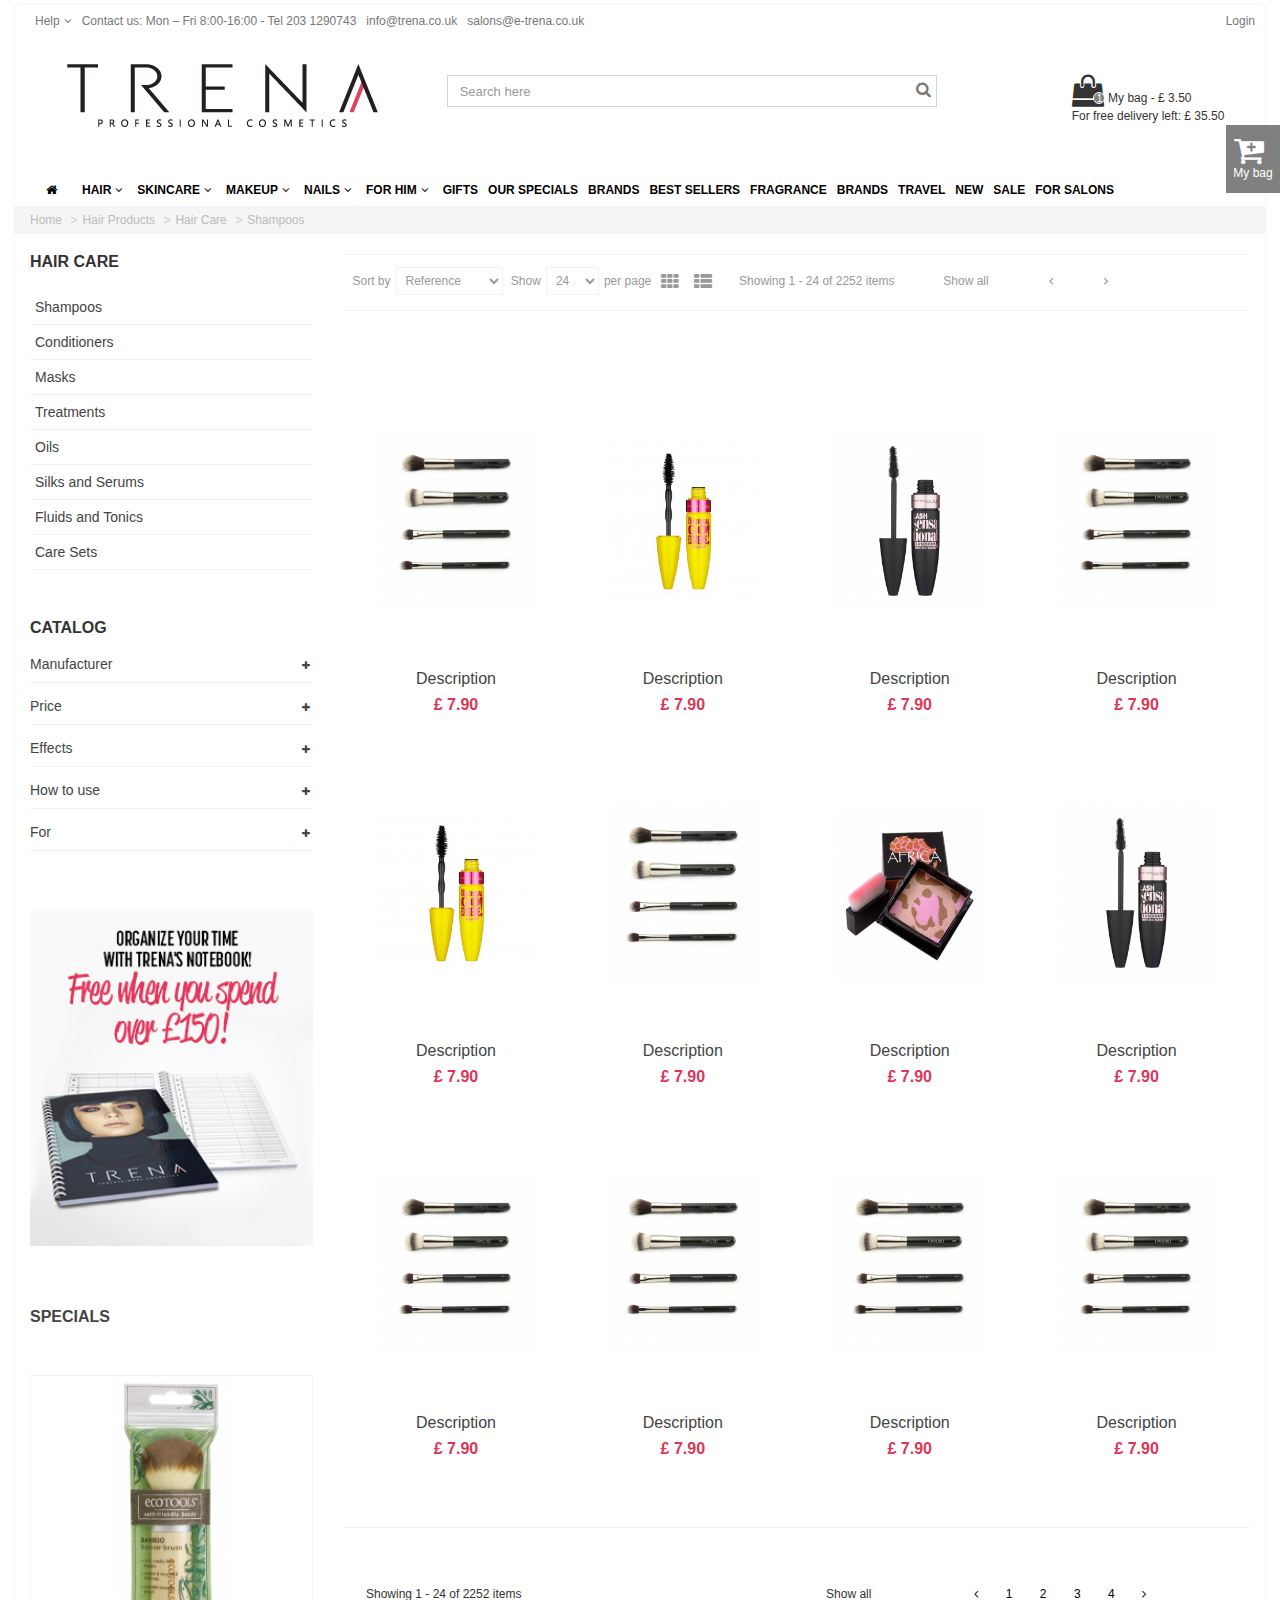
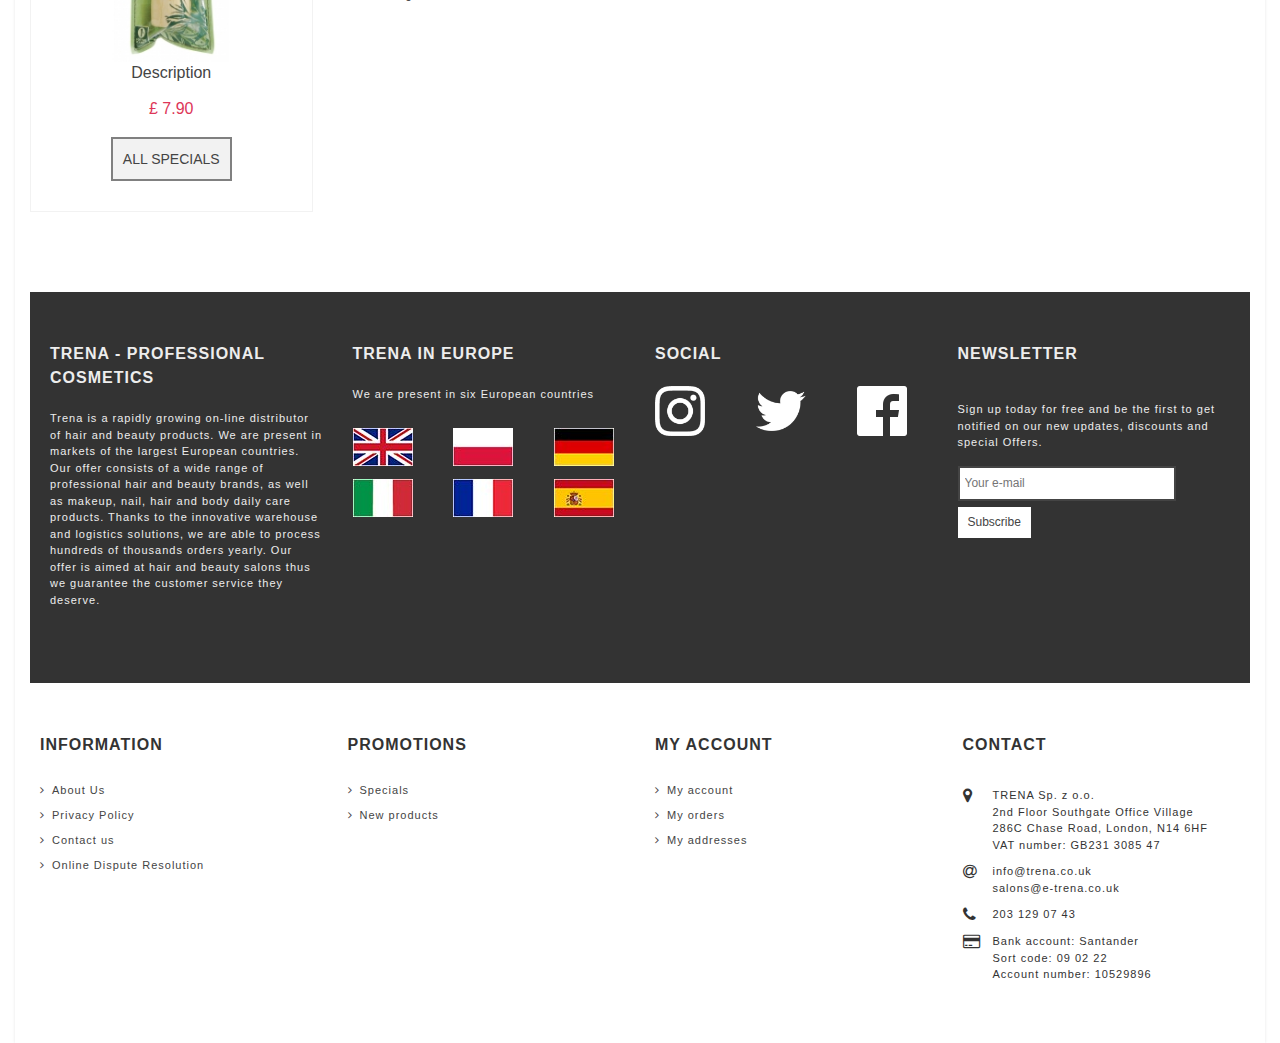
<file: trena/Pages/products-page.html>
<!DOCTYPE html>
<html lang="en">
<head>
    <meta charset="UTF-8">
    <title>Title</title>
    <meta name="viewport" content="width=device-width, initial-scale=1">
    <link href="../../trena/skin/bootstrap.min.css" rel="stylesheet"/>
    <link href="../../trena/skin/fonts/bootstrap/bootstrap-social.css" rel="stylesheet"/>
    <link href="../../trena/skin/css/font-awesome.css" rel="stylesheet"/>
    <link href="../../trena/skin/css/font-awesome.min.css" rel="stylesheet"/>
    <!-- slider-range -->
    <link rel="stylesheet" href="../../trena/skin/js/jQuery.ui/jquery-ui.min.css"/>
    <!-- /slider-range -->
    <link href="../../trena/stylesheets/screen.css" rel="stylesheet" type="text/css"/>
    <link href="../../trena/stylesheets/print.css" rel="stylesheet" type="text/css"/>
    <!--[if IE]>
    <link href="../../trena/stylesheets/ie.css" media="screen, projection" rel="stylesheet" type="text/css"/>
    <![endif]-->
    <!--<link href="/stylesheets/styles.css" rel="stylesheet" type="text/css"/>-->
    <link href="../../trena/sass/styles.css" rel="stylesheet" type="text/css"/>


</head>
<body id="site-index" class="container" onscroll="fixedMainMenu()">
<div id="modal"></div>
<header>
    <div class="element_to_pop_up">
        <a class="b-close close_popup"><i class="fa fa-remove"></i></a>
        <div class="popup_cart_block">
            <div class="cart_block_list">
                <div class="products">
                    <div data-id="cart_block_product" class="clearfix">
                        <a class="cart_images" href="#" title="Maybelline Rocket Volume Express 9.6 ml"><img
                                src="../../trena/skin/images/products/mascara-colossal-volum-express-go-extreme-maybelline-noir.jpg"
                                alt="Maybelline Rocket Volume Express 9.6 ml"></a>
                        <a class="cart_block_product_name" href="#" title="Maybelline Rocket Volume Express 9.6 ml">Maybelline
                            Rocket Volume Express 9.6 ml</a>
                    </div>
                </div>
                <div id="pro_added_success" class="success">Product successfully added to your shopping cart</div>

                <div class="layer_details">
                    <div class="layer_popup_cart">
                        <span>There are&nbsp;<span>1&nbsp;</span>products in your cart.</span>
                    </div>
                    <div class="layer_popup_cart">
                        <span>Total products&nbsp;(tax incl.)</span>
                        <span class="cart_price">£ 77.61</span>
                    </div>
                    <div class="layer_popup_cart">
                        <span>Total with shipping&nbsp;(tax incl.)</span>
                        <span class="cart_price">£ 77.61</span>
                    </div>
                </div>
                <div class="buttons_container row">
                    <div class="col-xxs-12 col-xs-12 col-md-6">
            <span class="btn btn-default btn-bootstrap b-close" title="Back">
                Back
            </span>
                    </div>
                    <div class="col-xxs-12 col-xs-12 col-md-6 btn_checkout_container">
                        <a class="btn btn-default btn-bootstrap" href="../../trena/Pages/product-details-page.html"
                           title="Proceed to checkout" rel="nofollow">
                            Checkout
                        </a>
                    </div>
                </div>
            </div>
        </div>
    </div>
    <!-- /Element to pop up -->
    <!-- Contact us top header -->
    <section class="row top_information_links">
        <ul class="menu info_block hidden-xs hidden-sm">
            <li><h2>Help<i class="fa fa-angle-down" aria-hidden="true"></i></h2>
                <ul class="submenu">
                    <li class="border_bottom_links"><a href='../../trena/Pages/returns-payment-delivery.html'>Returns &
                        Payment Delivery</a></li>
                    <li><a href='../../trena/Pages/contact-us.html'>Contact us</a></li>
                </ul>
            </li>
        </ul>
        <ul class="info_block hidden-xs hidden-sm">
            <li><a href="#">Contact us: Mon – Fri 8:00-16:00 - Tel 203
                1290743</a></li>
        </ul>
        <ul class="info_block hidden-xs hidden-sm">
            <li><a href="#">info@trena.co.uk</a></li>
        </ul>
        <ul class="info_block">
            <li><a href="#">salons@e-trena.co.uk</a></li>
        </ul>
        <ul class="info_block login_site pull-right">
            <li>
                <a class="header_login_item"
                   href="../../trena/Pages/login.html"><span class="header_item">Login</span></a>
            </li>
        </ul>
    </section>
    <!-- middle header container (logo, search, my bag) -->
    <section class="middle_container">
        <div class="row">
            <div class="logo_left col-md-4 text-center">
                <a class="logo_brand" href="../../index.html"><img
                        src="../../trena/skin/images/e-trenacouk-1451293131-6.jpg" alt="Trena"/></a>
            </div>
            <!-- Mobile navigition menu -->
            <div class="mob_menu hidden-md hidden-lg col-sm-4 col-xs-4">
                <div id="mySidenav" class="sidenav">
                    <a href="#" class="closebtn" onclick="closeNav()"><i class="fa fa-angle-left"></i></a>
                    <aside class="column_block mobile_main_sidebar">
                        <h3 class="title_block"><span>Menu</span></h3>
                        <!--menu 2 -->
                        <div class="block_mob_content_menu">
                            <div class="group_list_mobile">
                                <a href="#open_group_list_2_1r" class="list_group_item open_close"
                                   data-toggle="collapse">
                                    Hair
                                    <i class="fa fa-plus "></i>
                                </a>
                                <!--submenu 2-1 -->
                                <div class="group_box_list collapse" id="open_group_list_2_1r">
                                    <a href="#open_submenu2_2r" data-toggle="collapse" class="open_close">
                                        Shampoos<i class="fa fa-plus "></i></a>
                                    <!--submenu 2-2 -->
                                    <div class="collapse open_indoor" id="open_submenu2_2r">
                                        <a href="#open_submenu2_3r" data-toggle="collapse" class="open_close">
                                            Conditioners<i class="fa fa-plus "></i>
                                        </a>
                                    </div>
                                    <!--submenu 2-3 -->
                                    <div class="collapse open_submenu_lvl3" id="open_submenu2_3r">
                                        <a href="#"><p>Product</p></a>
                                        <a href="#"><p>Product</p></a>
                                        <a href="#"><p>Product</p></a>
                                    </div>
                                </div>
                            </div>
                        </div>
                        <!--menu 3 -->
                        <div class="block_mob_content_menu">
                            <div class="group_list_mobile">
                                <a href="#open_group_list_3_1b" class="list_group_item open_close"
                                   data-toggle="collapse">
                                    Skincare
                                    <i class="fa fa-plus "></i>
                                </a>
                                <!--submenu 3-1 -->
                                <div class="group_box_list collapse" id="open_group_list_3_1b">
                                    <a href="#open_submenu3_2b" data-toggle="collapse" class="open_close">
                                        Make-up Removal<i class="fa fa-plus "></i></a>
                                    <!--submenu 3-2 -->
                                    <div class="collapse open_indoor" id="open_submenu3_2b">
                                        <a href="#open_submenu3_3b" data-toggle="collapse" class="open_close">
                                            Sets<i class="fa fa-plus "></i>
                                        </a>
                                    </div>
                                    <!--submenu 3-3 -->
                                    <div class="collapse open_submenu_lvl3" id="open_submenu3_3b">
                                        <a href="#"><p>Product</p></a>
                                        <a href="#"><p>Product</p></a>
                                        <a href="#"><p>Product</p></a>
                                    </div>
                                </div>
                            </div>
                        </div>
                    </aside>
                </div>
                <span class="mobile_menu_btn" onclick="openNav()">&#9776;
                    Menu</span>
            </div>

            <div class="header_top_right col-md-5 col-sm-4 col-xs-5">
                <form class="stylish-input-group">
                    <input type="text"
                           class="form-control search_field_header"
                           placeholder="Search here"/>
                    <button type="submit"
                            name="submit_search"
                            class="button-search button_search_header">
                        <i class="fa fa-search"></i></button>
                </form>
            </div>

            <div id="top_my_bag" class="top_my_bag col-sm-3 col-md-offset-1 col-md-2 col-xs-3">
                <!-- popup my bag -->
                <div class="popup_my_bag info_block hidden-xs hidden-sm">
                    <div class="popup_content_my_bag">
                        <div class="cart_block">
                            <div class="cart_block_list">
                                <div class="products">
                                    <div data-id="cart_block_product" class="clearfix">
                                        <a class="cart_images"
                                           href="#" title="Maybelline Rocket Volume Express 9.6 ml"><img
                                                src="../../trena/skin/images/products/mascara-colossal-volum-express-go-extreme-maybelline-noir.jpg"
                                                alt="Maybelline Rocket Volume Express 9.6 ml"></a>

                                        <span class="quantity_formated"><span class="quantity">1</span>x</span><a
                                            class="cart_block_product_name" href="#"
                                            title="Maybelline Rocket Volume Express 9.6 ml">Maybelline Rocket...</a>
                                        <span class="price_mob_cart">£ 6.99<i class="fa fa-remove"></i></span>
                                    </div>
                                </div>

                                <div class="cart_prices">
                                    <div class="cart_prices_line first-line">
                                        <span class="price_mob_cart">£ 5.35</span>
                                        <span>Shipping</span>
                                    </div>

                                    <div class="cart_prices_line">
                                        <span class="price_mob_cart">£ 2.06</span>
                                        <span>Tax</span>
                                    </div>

                                    <div class="cart_prices_line last-line">
                                        <span class="price_mob_cart cart_block_total">£ 12.34</span>
                                        <span>Total</span>
                                    </div>
                                    <p>Prices are tax included</p>
                                </div>
                                <div class="row">
                                    <div class="col-xs-6">
                                        <a class="btn_mob_cart btn_site_default"
                                           href="../../trena/Pages/product-details-page.html" title="Checkout" rel="nofollow">
                                            Checkout</a>
                                    </div>
                                </div>
                            </div>
                        </div>
                    </div>

                </div>
                <!-- /popup my bag -->
                <div class="quantity_bag"><span class="quantity_number">1</span></div>
                <i class="fa fa-shopping-bag fa-2x" aria-hidden="true"></i>
                <span class="sum_in_bag">My bag - £ 3.50</span><br>
                <span class="sum_in_bag">For free delivery left: £ 35.50</span>
            </div>

            <div class="right_bag_wrap hidden-sm">
                <a class="right_fix_shop_cart open_bt" href="#" onclick="openCart()">
                    <i class="fa fa-cart-plus fa-2x" aria-hidden="true"></i>
                    <p>My bag</p>
                </a>
            </div>
            <div id="myCart" class="sidenav_cart">
                <a href="#" class="closebtn" onclick="closeCart()"><i class="fa fa-angle-right"></i></a>

                <div class="st_menu_title">
                    <h3 class="">Shopping bag</h3>
                    <a href="#" class="close_right_side_cart"></a>
                </div>
                <div class="cart_block">
                    <div class="cart_block_list">
                        <div class="products">
                            <div data-id="cart_block_product" class="clearfix">
                                <a class="cart_images"
                                   href="#" title="Maybelline Rocket Volume Express 9.6 ml"><img
                                        src="../../trena/skin/images/products/mascara-colossal-volum-express-go-extreme-maybelline-noir.jpg"
                                        alt="Maybelline Rocket Volume Express 9.6 ml"></a>

                                <span class="quantity_formated"><span class="quantity">1</span>x</span><a
                                    class="cart_block_product_name" href="#"
                                    title="Maybelline Rocket Volume Express 9.6 ml">Maybelline Rocket...</a>
                                <span class="price_mob_cart">£ 6.99<i class="fa fa-remove"></i></span>
                            </div>
                        </div>

                        <div class="cart_prices">
                            <div class="cart_prices_line first-line">
                                <span class="price_mob_cart">£ 5.35</span>
                                <span>Shipping</span>
                            </div>

                            <div class="cart_prices_line">
                                <span class="price_mob_cart">£ 2.06</span>
                                <span>Tax</span>
                            </div>

                            <div class="cart_prices_line last-line">
                                <span class="price_mob_cart cart_block_total ajax_block_cart_total">£ 12.34</span>
                                <span>Total</span>
                            </div>
                            <p>Prices are tax included</p>
                        </div>
                        <div class="shopping_bag_btns_container row">
                            <div class="col-xxs-6 col-xs-6 col-md-6">
                                <a href="#" onclick="closeCart()" class="btn btn_site_default mob_btn_shopping_cart b-close"
                                   title="Back">Back</a>
                            </div>
                            <div class="col-xxs-6 col-xs-6 col-md-6">
                                <a class="btn btn_site_default mob_btn_shopping_cart"
                                   href="../../trena/Pages/product-details-page.html"
                                   title="Proceed to checkout" rel="nofollow">Checkout</a>
                            </div>
                        </div>
                    </div>
                </div>
            </div>
        </div>
    </section><!--/middle header container-->

    <div class="row nav_container">
        <!-- desktop main Menu -->
        <nav id="navbar" class="col-md-12 nav_bar_menu hidden-sm hidden-xs">
            <ul class="elem_menu menu">
                <li><a href="#"><i class="fa fa-home icon_home"></i></a>

                    <!-- dropdown submenu for main menu -->

                    <div id="float_wind" class="row col-md-12 float_main_menu">
                        <div class="col-md-2">
                            <div class="float_menu_block">
                                <ul class="mu_level_1">
                                    <li class="ml_level_1">
                                        <a href="#" title="Hair Care" class="ma_level_1 ma_item title_block">Hair
                                            Care</a>
                                        <ul class="mu_level_2">
                                            <li class="ml_level_2">
                                                <a href="../../trena/Pages/products-page.html" title="Shampoos"
                                                   class="ma_level_2 ma_item ">Shampoos</a>
                                            </li>
                                            <li class="ml_level_2">
                                                <a href="../../trena/Pages/products-page.html" title="Conditioners"
                                                   class="ma_level_2 ma_item ">Conditioners</a>
                                            </li>
                                            <li class="ml_level_2">
                                                <a href="../../trena/Pages/products-page.html" title="Masks"
                                                   class="ma_level_2 ma_item ">Masks</a>
                                            </li>
                                            <li class="ml_level_2">
                                                <a href="../../trena/Pages/products-page.html" title="Treatments"
                                                   class="ma_level_2 ma_item ">Treatments</a>
                                            </li>
                                            <li class="ml_level_2">
                                                <a href="../../trena/Pages/products-page.html" title="Oils"
                                                   class="ma_level_2 ma_item ">Oils</a>
                                            </li>
                                            <li class="ml_level_2">
                                                <a href="../../trena/Pages/products-page.html" title="Silks and Serums "
                                                   class="ma_level_2 ma_item ">Silks
                                                    and Serums </a>
                                            </li>
                                            <li class="ml_level_2">
                                                <a href="../../trena/Pages/products-page.html" title="Fluids and Tonics"
                                                   class="ma_level_2 ma_item ">Fluids
                                                    and Tonics</a>
                                            </li>
                                            <li class="ml_level_2">
                                                <a href="../../trena/Pages/products-page.html" title="Care Sets"
                                                   class="ma_level_2 ma_item ">Care Sets</a>
                                            </li>
                                        </ul>
                                    </li>
                                </ul>
                            </div>
                        </div>
                        <div class="col-md-2">
                            <div class="float_menu_block">
                                <ul class="mu_level_1">
                                    <li class="ml_level_1">
                                        <a href="#" title="Hair Care" class="ma_level_1 ma_item title_block">Hair
                                            Care</a>
                                        <ul class="mu_level_2">
                                            <li class="ml_level_2">
                                                <a href="../../trena/Pages/products-page.html" title="Shampoos"
                                                   class="ma_level_2 ma_item ">Shampoos</a>
                                            </li>
                                            <li class="ml_level_2">
                                                <a href="../../trena/Pages/products-page.html" title="Conditioners"
                                                   class="ma_level_2 ma_item ">Conditioners</a>
                                            </li>
                                            <li class="ml_level_2">
                                                <a href="../../trena/Pages/products-page.html" title="Masks"
                                                   class="ma_level_2 ma_item ">Masks</a>
                                            </li>
                                            <li class="ml_level_2">
                                                <a href="../../trena/Pages/products-page.html" title="Oils"
                                                   class="ma_level_2 ma_item ">Oils</a>
                                            </li>
                                            <li class="ml_level_2">
                                                <a href="../../trena/Pages/products-page.html" title="Silks and Serums "
                                                   class="ma_level_2 ma_item ">Silks
                                                    and Serums </a>
                                            </li>
                                            <li class="ml_level_2">
                                                <a href="../../trena/Pages/products-page.html" title="Fluids and Tonics"
                                                   class="ma_level_2 ma_item ">Fluids
                                                    and Tonics</a>
                                            </li>
                                            <li class="ml_level_2">
                                                <a href="../../trena/Pages/products-page.html" title="Care Sets"
                                                   class="ma_level_2 ma_item ">Care Sets</a>
                                            </li>
                                        </ul>
                                    </li>
                                </ul>
                            </div>
                        </div>
                        <div class="col-md-2">
                            <div class="float_menu_block">
                                <ul class="mu_level_1">
                                    <li class="ml_level_1">
                                        <a href="#" title="Hair Care" class="ma_level_1 ma_item title_block">Hair
                                            Care</a>
                                        <ul class="mu_level_2">
                                            <li class="ml_level_2">
                                                <a href="../../trena/Pages/products-page.html" title="Shampoos"
                                                   class="ma_level_2 ma_item ">Shampoos</a>
                                            </li>
                                            <li class="ml_level_2">
                                                <a href="../../trena/Pages/products-page.html" title="Conditioners"
                                                   class="ma_level_2 ma_item ">Conditioners</a>
                                            </li>
                                            <li class="ml_level_2">
                                                <a href="../../trena/Pages/products-page.html" title="Masks"
                                                   class="ma_level_2 ma_item ">Masks</a>
                                            </li>
                                            <li class="ml_level_2">
                                                <a href="../../trena/Pages/products-page.html" title="Treatments"
                                                   class="ma_level_2 ma_item ">Treatments</a>
                                            </li>
                                            <li class="ml_level_2">
                                                <a href="../../trena/Pages/products-page.html" title="Oils"
                                                   class="ma_level_2 ma_item ">Oils</a>
                                            </li>
                                            <li class="ml_level_2">
                                                <a href="../../trena/Pages/products-page.html" title="Silks and Serums "
                                                   class="ma_level_2 ma_item ">Silks
                                                    and Serums </a>
                                            </li>
                                            <li class="ml_level_2">
                                                <a href="../../trena/Pages/products-page.html" title="Fluids and Tonics"
                                                   class="ma_level_2 ma_item ">Fluids
                                                    and Tonics</a>
                                            </li>
                                            <li class="ml_level_2">
                                                <a href="../../trena/Pages/products-page.html" title="Care Sets"
                                                   class="ma_level_2 ma_item ">Care Sets</a>
                                            </li>
                                        </ul>
                                    </li>
                                </ul>
                            </div>
                        </div>
                        <div class="col-md-2">
                            <div class="float_menu_block">
                                <ul class="mu_level_1">
                                    <li class="ml_level_1">
                                        <a href="#" title="Hair Care" class="ma_level_1 ma_item title_block">Hair
                                            Care</a>
                                        <ul class="mu_level_2">
                                            <li class="ml_level_2">
                                                <a href="../../trena/Pages/products-page.html" title="Shampoos"
                                                   class="ma_level_2 ma_item ">Shampoos</a>
                                            </li>
                                            <li class="ml_level_2">
                                                <a href="../../trena/Pages/products-page.html" title="Conditioners"
                                                   class="ma_level_2 ma_item ">Conditioners</a>
                                            </li>
                                            <li class="ml_level_2">
                                                <a href="../../trena/Pages/products-page.html" title="Masks"
                                                   class="ma_level_2 ma_item ">Masks</a>
                                            </li>
                                            <li class="ml_level_2">
                                                <a href="../../trena/Pages/products-page.html" title="Treatments"
                                                   class="ma_level_2 ma_item ">Treatments</a>
                                            </li>
                                            <li class="ml_level_2">
                                                <a href="../../trena/Pages/products-page.html" title="Oils"
                                                   class="ma_level_2 ma_item ">Oils</a>
                                            </li>
                                            <li class="ml_level_2">
                                                <a href="../../trena/Pages/products-page.html" title="Silks and Serums "
                                                   class="ma_level_2 ma_item ">Silks
                                                    and Serums </a>
                                            </li>
                                            <li class="ml_level_2">
                                                <a href="../../trena/Pages/products-page.html" title="Fluids and Tonics"
                                                   class="ma_level_2 ma_item ">Fluids
                                                    and Tonics</a>
                                            </li>
                                            <li class="ml_level_2">
                                                <a href="../../trena/Pages/products-page.html" title="Care Sets"
                                                   class="ma_level_2 ma_item ">Care Sets</a>
                                            </li>
                                        </ul>
                                    </li>
                                </ul>
                            </div>
                        </div>
                    </div>

                    <!-- /dropdown submenu for main menu -->

                </li>
                <li><a class="show_el" id="a1" href=#>HAIR<i class="fa fa-angle-down"></i></a>
                </li>
                <li><a href="#" class="show_el">SKINCARE<i class="fa fa-angle-down" aria-hidden="true"></i></a>
                </li>
                <li><a href="#" class="show_el">MAKEUP<i class="fa fa-angle-down" aria-hidden="true"></i></a>
                </li>
                <li><a href="#" class="show_el">NAILS<i class="fa fa-angle-down" aria-hidden="true"></i></a>
                </li>
                <li><a href="#" class="show_el">FOR HIM<i class="fa fa-angle-down" aria-hidden="true"></i></a>
                </li>
                <li>
                    <a href="#">GIFTS</a>
                </li>
                <li>
                    <a href="#">OUR SPECIALS</a>
                </li>
                <li>
                    <a href="#">BRANDS</a>
                </li>
                <li>
                    <a href="#">BEST SELLERS</a>
                </li>
                <li>
                    <a href="#">FRAGRANCE</a>
                </li>
                <li>
                    <a href="#">BRANDS</a>
                </li>
                <li>
                    <a href="#">TRAVEL</a>
                </li>
                <li>
                    <a href="#">NEW</a>
                </li>
                <li>
                    <a href="#">SALE</a>
                </li>
                <li>
                    <a href="#">FOR SALONS</a>
                </li>
            </ul>
        </nav>
    </div>

</header>
<section class="row">
    <div class="col-xs-12 clearfix breadcrumb_container">
        <ul class="breadcrumb breadcrumb_ul">
            <li><a href="#"><h2>Home</h2></a></li>
            <li><a href="#">Hair Products</a></li>
            <li><a href="#">Hair Care</a></li>
            <li><a href="#">Shampoos</a></li>
        </ul>
    </div>
</section>

<div class="products_page">
    <div class="row">
        <div id="sidebar" class="left_bar col-xs-12 col-sm-3">    <!-- Block categories -->
            <aside class="categories_left_bar">
                <h3 class="title_block">
                    <span>Hair care</span>
                </h3>
                <div class="block_content">
                    <ul>
                        <li>
                            <a href="#" class="selected" title="">
                                Shampoos
                            </a>
                        </li>
                        <li>
                            <a href="#" title="">
                                Conditioners
                            </a>
                        </li>
                        <li>
                            <a href="#" title="">
                                Masks
                            </a>
                        </li>
                        <li>
                            <a href="#" title="">
                                Treatments
                            </a>
                        </li>
                        <li>
                            <a href="#" title="">
                                Oils
                            </a>
                        </li>
                        <li>
                            <a href="#" title="">
                                Silks and Serums
                            </a>
                        </li>
                        <li>
                            <a href="#" title="">
                                Fluids and Tonics
                            </a>
                        </li>
                        <li class="last">
                            <a href="#" title="">
                                Care Sets
                            </a>
                        </li>
                    </ul>
                </div>
            </aside>

            <aside class="column_block left_dropdown_menu left_sidebar">
                <h3 class="title_block"><span>Catalog</span></h3>
                <div class="block_content">
                    <div class="group_list">
                        <a href="#open_group_list_lvl1" class="list_group_item open_close"
                           data-toggle="collapse">Manufacturer<i class="fa fa-plus "></i></a>
                        <div class="group_box_list collapse scrollbox" id="open_group_list_lvl1">
                            <input class="list-group-item" type="checkbox"><a href=""><p> Products</p></a>
                            <input class="list-group-item" type="checkbox"><a href=""><p> Products</p></a>
                            <input class="list-group-item" type="checkbox"><a href=""><p> Products</p></a>
                            <input class="list-group-item" type="checkbox"><a href=""><p> Products</p></a>
                            <input class="list-group-item" type="checkbox"><a href=""><p> Products</p></a>
                            <input class="list-group-item" type="checkbox"><a href=""><p> Products</p></a>
                            <input class="list-group-item" type="checkbox"><a href=""><p> Products</p></a>
                            <input class="list-group-item" type="checkbox"><a href=""><p> Products</p></a>
                            <input class="list-group-item" type="checkbox"><a href=""><p> Products</p></a>
                            <input class="list-group-item" type="checkbox"><a href=""><p> Products</p></a>
                            <input class="list-group-item" type="checkbox"><a href=""><p> Products</p></a>
                            <input class="list-group-item" type="checkbox"><a href=""><p> Products</p></a>
                            <input class="list-group-item" type="checkbox"><a href=""><p> Products</p></a>
                            <input class="list-group-item" type="checkbox"><a href=""><p> Products</p></a>
                            <input class="list-group-item" type="checkbox"><a href=""><p> Products</p></a>
                            <input class="list-group-item" type="checkbox"><a href=""><p> Products</p></a>
                            <input class="list-group-item" type="checkbox"><a href=""><p> Products</p></a>
                            <input class="list-group-item" type="checkbox"><a href=""><p> Products</p></a>
                            <input class="list-group-item" type="checkbox"><a href=""><p> Products</p></a>
                        </div>
                    </div>
                </div>

                <div class="block_content">
                    <div class="group_list">
                        <a href="#open_group_prise_range" class="list_group_item open_close"
                           data-toggle="collapse">Price<i class="fa fa-plus "></i></a>
                        <div class="group_box_list collapse" id="open_group_prise_range">

                            <p class="slide_range_description">
                                <label for="amount">Range:</label>
                                <input type="text" id="amount">
                            </p>

                            <div id="slider-range"></div>
                        </div>
                    </div>
                </div>
                <div class="block_content">
                    <div class="group_list">
                        <a href="#open_group_list_lvl2" class="list_group_item open_close"
                           data-toggle="collapse">Effects<i class="fa fa-plus "></i></a>
                        <div class="group_box_list collapse scrollbox" id="open_group_list_lvl2">
                            <input class="list-group-item" type="checkbox"><a href=""><p> Products</p></a>
                            <input class="list-group-item" type="checkbox"><a href=""><p> Products</p></a>
                            <input class="list-group-item" type="checkbox"><a href=""><p> Products</p></a>
                            <input class="list-group-item" type="checkbox"><a href=""><p> Products</p></a>
                            <input class="list-group-item" type="checkbox"><a href=""><p> Products</p></a>
                            <input class="list-group-item" type="checkbox"><a href=""><p> Products</p></a>
                            <input class="list-group-item" type="checkbox"><a href=""><p> Products</p></a>
                            <input class="list-group-item" type="checkbox"><a href=""><p> Products</p></a>
                            <input class="list-group-item" type="checkbox"><a href=""><p> Products</p></a>
                            <input class="list-group-item" type="checkbox"><a href=""><p> Products</p></a>
                            <input class="list-group-item" type="checkbox"><a href=""><p> Products</p></a>
                            <input class="list-group-item" type="checkbox"><a href=""><p> Products</p></a>
                            <input class="list-group-item" type="checkbox"><a href=""><p> Products</p></a>
                            <input class="list-group-item" type="checkbox"><a href=""><p> Products</p></a>
                            <input class="list-group-item" type="checkbox"><a href=""><p> Products</p></a>
                            <input class="list-group-item" type="checkbox"><a href=""><p> Products</p></a>

                        </div>
                    </div>
                </div>

                <div class="block_content">
                    <div class="group_list">
                        <a href="#open_group_list_lvl3" class="list_group_item open_close"
                           data-toggle="collapse">How to use<i class="fa fa-plus "></i></a>
                        <div class="group_box_list collapse scrollbox" id="open_group_list_lvl3">
                            <input class="list-group-item" type="checkbox"><a href=""><p> Products</p></a>
                            <input class="list-group-item" type="checkbox"><a href=""><p> Products</p></a>
                            <input class="list-group-item" type="checkbox"><a href=""><p> Products</p></a>
                            <input class="list-group-item" type="checkbox"><a href=""><p> Products</p></a>
                            <input class="list-group-item" type="checkbox"><a href=""><p> Products</p></a>
                            <input class="list-group-item" type="checkbox"><a href=""><p> Products</p></a>
                            <input class="list-group-item" type="checkbox"><a href=""><p> Products</p></a>
                            <input class="list-group-item" type="checkbox"><a href=""><p> Products</p></a>
                            <input class="list-group-item" type="checkbox"><a href=""><p> Products</p></a>
                            <input class="list-group-item" type="checkbox"><a href=""><p> Products</p></a>
                            <input class="list-group-item" type="checkbox"><a href=""><p> Products</p></a>
                            <input class="list-group-item" type="checkbox"><a href=""><p> Products</p></a>
                            <input class="list-group-item" type="checkbox"><a href=""><p> Products</p></a>
                            <input class="list-group-item" type="checkbox"><a href=""><p> Products</p></a>
                            <input class="list-group-item" type="checkbox"><a href=""><p> Products</p></a>
                            <input class="list-group-item" type="checkbox"><a href=""><p> Products</p></a>
                        </div>
                    </div>
                </div>
                <div class="block_content">
                    <div class="group_list">
                        <a href="#open_group_list_lvl4" class="list_group_item open_close"
                           data-toggle="collapse">For<i class="fa fa-plus "></i></a>
                        <div class="group_box_list collapse scrollbox" id="open_group_list_lvl4">
                            <input class="list-group-item" type="checkbox"><a href=""><p> Products</p></a>
                            <input class="list-group-item" type="checkbox"><a href=""><p> Products</p></a>
                            <input class="list-group-item" type="checkbox"><a href=""><p> Products</p></a>
                            <input class="list-group-item" type="checkbox"><a href=""><p> Products</p></a>
                            <input class="list-group-item" type="checkbox"><a href=""><p> Products</p></a>
                            <input class="list-group-item" type="checkbox"><a href=""><p> Products</p></a>
                            <input class="list-group-item" type="checkbox"><a href=""><p> Products</p></a>
                            <input class="list-group-item" type="checkbox"><a href=""><p> Products</p></a>
                            <input class="list-group-item" type="checkbox"><a href=""><p> Products</p></a>
                            <input class="list-group-item" type="checkbox"><a href=""><p> Products</p></a>
                            <input class="list-group-item" type="checkbox"><a href=""><p> Products</p></a>
                            <input class="list-group-item" type="checkbox"><a href=""><p> Products</p></a>
                            <input class="list-group-item" type="checkbox"><a href=""><p> Products</p></a>
                            <input class="list-group-item" type="checkbox"><a href=""><p> Products</p></a>
                            <input class="list-group-item" type="checkbox"><a href=""><p> Products</p></a>
                            <input class="list-group-item" type="checkbox"><a href=""><p> Products</p></a>
                        </div>
                    </div>
                </div>

            </aside>
            <aside class="col-xs-12 col-sm-12 left_banners_product_page">
                <a href="#"
                   target="_self" title="">
                    <img class="top_banner_image"
                         src="../../trena/skin/images/banners/7c2cfa11ad7aab2f34d98df6aa090d99.jpg"
                         alt="left_banner_image"></a>
            </aside>

            <aside class="col-xs-12 left_banners_product_page">
                <h2 class="title_block">
                    <a href="" title="Specials">Specials</a>
                </h2>
            </aside>
            <aside class="col-xs-12 col-sm-12 bottom_banners_product_page">
                <a href="#"
                   target="_self" title="">
                    <img class="bottom_banner_image"
                         src="../../trena/skin/images/banners/ecotools-bronzer-brush.jpg"
                         alt="left_banner_image"></a>

                <div class="product_name_banners text-center">
                    <a href=""><h5><span>Description</span></h5></a>
                    <div class="price_product_banner">
                        <span>£ 7.90</span>
                    </div>
                    <p>
                        <a class="btn btn-default btn_all_specials" href="#" title="All specials">All specials</a>
                    </p>
                </div>
            </aside>
        </div>

        <div class="right_products_column col-xs-12 col-sm-9">
            <div class="top_toolbar">
                <label>Sort by<select class="field_sort">
                    <option value="Reference">Reference</option>
                    <option value="Price">Price</option>
                    <option value="In stock">In stock</option>
                    <option value="Product name">Product name</option>
                </select>
                </label>
                <label>Show<select>
                    <option value="24">24</option>
                    <option value="48">48</option>
                    <option value="120">120</option>
                </select>per page</label>

                <form action="#">
                    <button class="btn_sort_by">
                        <i class="fa fa-th fa-2x" aria-hidden="true"></i></button>
                </form>
                <form action="#">
                    <button class="btn_sort_by">
                        <i class="fa fa-th-list fa-2x" aria-hidden="true"></i>
                    </button>
                </form>

                <div class="products_count">
                    <p>Showing 1 - 24 of 2252 items</p>
                </div>

                <form class="showall" action="#" method="get">
                    <button type="submit" class="show_all_products">Show all</button>
                </form>
                <form action="#" class="btn_arrow_previous">
                    <button class="btn_arrow_next">
                        <i class="fa fa-angle-left" aria-hidden="true"></i>
                    </button>
                </form>
                <form action="#" class="btn_arrow_next">
                    <button class="btn_arrow_next">
                        <i class="fa fa-angle-right" aria-hidden="true"></i>
                    </button>
                </form>
            </div>

            <section class="tabs_container">

                <section class="row">
                    <div class="col-xs-12 col-sm-3 col-md-3">
                        <div class="product_post">
                            <ul class="product_container">
                                <li>
                                    <a href="product-details-page.html"><img src="../../trena/skin/images/products/hakuro-set-de-brochas-de-maquillaje-y-contorno-de-ojos-h65-h69-h54-h14.jpg"
                                         alt="product-image"
                                         class="img-responsive"/>
                                    <div class="show">
                                        <div class="btn_add_bag">
                                            <span>Add to my bag</span>
                                        </div>
                                    </div>
                                        </a>
                                </li>
                            </ul>
                            <div class="product_name">
                                <a href=""><h5><span>Description</span></h5></a>
                                <div class="price_product_container">
                                    <h6>£ 7.90</h6>
                                </div>
                            </div>
                        </div>
                    </div>
                    <div class="col-xs-12 col-sm-3 col-md-3">
                        <div class="product_post">
                            <ul class="product_container">
                                <li>
                                    <a href="product-details-page.html"><img src="../../trena/skin/images/products/mascara-colossal-volum-express-go-extreme-maybelline-noir.jpg"
                                         alt="product-image"
                                         class="img-responsive"/>
                                    <div class="show">
                                        <div class="btn_add_bag"><span>Add to my bag</span>
                                        </div>
                                    </div>
                                        </a>
                                </li>
                            </ul>
                            <div class="product_name">
                                <a href=""><h5><span>Description</span></h5></a>
                                <div class="price_product_container">
                                    <span>£ 7.90</span>
                                </div>
                            </div>
                        </div>
                    </div>
                    <div class="col-xs-12 col-sm-3 col-md-3">
                        <div class="product_post">
                            <ul class="product_container">
                                <li>
                                    <a href="product-details-page.html"><img src="../../trena/skin/images/products/maybelline-lash-sensational-luscious-mascara-occhi-nero-intenso-95ml.jpg"
                                         alt="product-image"
                                         class="img-responsive"/>
                                    <div class="show">
                                        <div class="btn_add_bag"><span>Add to my bag</span>
                                        </div>
                                    </div>
                                        </a>
                                </li>
                            </ul>
                            <div class="product_name">
                                <a href=""><h5><span>Description</span></h5></a>
                                <div class="price_product_container">
                                    <span>£ 7.90</span>
                                </div>
                            </div>
                        </div>
                    </div>
                    <div class="col-xs-12 col-sm-3 col-md-3">
                        <div class="product_post">
                            <ul class="product_container">
                                <li>
                                    <a href="product-details-page.html"><img src="../../trena/skin/images/products/hakuro-set-de-brochas-de-maquillaje-y-contorno-de-ojos-h65-h69-h54-h14.jpg"
                                                                             alt="product-image"
                                                                             class="img-responsive"/>
                                        <div class="show">
                                            <div class="btn_add_bag"><span>Add to my bag</span>
                                            </div>
                                        </div>
                                    </a>
                                </li>
                            </ul>
                            <div class="product_name">
                                <a href=""><h5><span>Description</span></h5></a>
                                <div class="price_product_container">
                                    <span>£ 7.90</span>
                                </div>
                            </div>
                        </div>
                    </div>
                </section>
                <section class="row">
                    <div class="col-xs-12 col-sm-3 col-md-3">
                        <div class="product_post">
                            <ul class="product_container">
                                <li>
                                    <a href="product-details-page.html"> <img src="../../trena/skin/images/products/mascara-colossal-volum-express-go-extreme-maybelline-noir.jpg"
                                         alt="product-image"
                                         class="img-responsive"/>
                                    <div class="show">
                                        <div class="btn_add_bag"><span>Add to my bag</span>
                                        </div>
                                    </div>
                                        </a>
                                </li>
                            </ul>
                            <div class="product_name">
                                <a href=""><h5><span>Description</span></h5></a>
                                <div class="price_product_container">
                                    <span>£ 7.90</span>
                                </div>
                            </div>
                        </div>
                    </div>
                    <div class="col-xs-12 col-sm-3 col-md-3">
                        <div class="product_post">
                            <ul class="product_container">
                                <li>
                                    <a href="product-details-page.html"><img src="../../trena/skin/images/products/hakuro-set-de-brochas-de-maquillaje-y-contorno-de-ojos-h65-h69-h54-h14.jpg"
                                         alt="product-image"
                                         class="img-responsive"/>
                                    <div class="show">
                                        <div class="btn_add_bag"><span>Add to my bag</span>
                                        </div>
                                    </div>
                                        </a>
                                </li>
                            </ul>
                            <div class="product_name">
                                <a href=""><h5><span>Description</span></h5></a>
                                <div class="price_product_container">
                                    <span>£ 7.90</span>
                                </div>
                            </div>
                        </div>
                    </div>
                    <div class="col-xs-12 col-sm-3 col-md-3">
                        <div class="product_post">
                            <ul class="product_container">
                                <li>
                                    <a href="product-details-page.html"> <img src="../../trena/skin/images/products/w7-africa-blush-braungspuder-mit-pinsel-8g.jpg"
                                         alt="product-image"
                                         class="img-responsive"/>
                                    <div class="show">
                                        <div class="btn_add_bag"><span>Add to my bag</span>
                                        </div>
                                    </div>
                                        </a>
                                </li>
                            </ul>
                            <div class="product_name">
                                <a href=""><h5><span>Description</span></h5></a>
                                <div class="price_product_container">
                                    <span>£ 7.90</span>
                                </div>
                            </div>
                        </div>
                    </div>
                    <div class="col-xs-12 col-sm-3 col-md-3">
                        <div class="product_post">
                            <ul class="product_container">
                                <li>
                                    <a href="product-details-page.html"><img src="../../trena/skin/images/products/maybelline-lash-sensational-luscious-mascara-occhi-nero-intenso-95ml.jpg"
                                                                             alt="product-image"
                                                                             class="img-responsive"/>
                                        <div class="show">
                                            <div class="btn_add_bag"><span>Add to my bag</span>
                                            </div>
                                        </div>
                                    </a>
                                </li>
                            </ul>
                            <div class="product_name">
                                <a href=""><h5><span>Description</span></h5></a>
                                <div class="price_product_container">
                                    <span>£ 7.90</span>
                                </div>
                            </div>
                        </div>
                    </div>
                    <div class="row">
                        <div class="col-xs-12 col-sm-3  col-md-3">
                            <div class="product_post">
                                <ul class="product_container">
                                    <li>
                                        <a href="product-details-page.html"><img src="../../trena/skin/images/products/hakuro-set-de-brochas-de-maquillaje-y-contorno-de-ojos-h65-h69-h54-h14.jpg"
                                             alt="product-image"
                                             class="img-responsive"/>
                                        <div class="show">
                                            <div class="btn_add_bag"><span>Add to my bag</span>
                                            </div>
                                        </div>
                                            </a>
                                    </li>
                                </ul>
                                <div class="product_name">
                                    <a href=""><h5><span>Description</span></h5></a>
                                    <div class="price_product_container">
                                        <span>£ 7.90</span>
                                    </div>
                                </div>
                            </div>
                        </div>
                        <div class="col-xs-12 col-sm-3  col-md-3">
                            <div class="product_post">
                                <ul class="product_container">
                                    <li>
                                        <a href="product-details-page.html">  <img src="../../trena/skin/images/products/hakuro-set-de-brochas-de-maquillaje-y-contorno-de-ojos-h65-h69-h54-h14.jpg"
                                             alt="product-image"
                                             class="img-responsive"/>
                                        <div class="show">
                                            <div class="btn_add_bag"><span>Add to my bag</span>
                                            </div>
                                        </div>
                                            </a>
                                    </li>
                                </ul>
                                <div class="product_name">
                                    <a href=""><h5><span>Description</span></h5></a>
                                    <div class="price_product_container">
                                        <span>£ 7.90</span>
                                    </div>
                                </div>
                            </div>
                        </div>
                        <div class="col-xs-12 col-sm-3  col-md-3">
                            <div class="product_post">
                                <ul class="product_container">
                                    <li>
                                        <a href="product-details-page.html">  <img src="../../trena/skin/images/products/hakuro-set-de-brochas-de-maquillaje-y-contorno-de-ojos-h65-h69-h54-h14.jpg"
                                             alt="product-image"
                                             class="img-responsive"/>
                                        <div class="show">
                                            <div class="btn_add_bag"><span>Add to my bag</span>
                                            </div>
                                        </div>
                                            </a>
                                    </li>
                                </ul>
                                <div class="product_name">
                                    <a href=""><h5><span>Description</span></h5></a>
                                    <div class="price_product_container">
                                        <span>£ 7.90</span>
                                    </div>
                                </div>
                            </div>
                        </div>
                        <div class="col-xs-12 col-sm-3  col-md-3">
                            <div class="product_post">
                                <ul class="product_container">
                                    <li>
                                        <a href="product-details-page.html"><img src="../../trena/skin/images/products/hakuro-set-de-brochas-de-maquillaje-y-contorno-de-ojos-h65-h69-h54-h14.jpg"
                                                                                 alt="product-image"
                                                                                 class="img-responsive"/>
                                            <div class="show">
                                                <div class="btn_add_bag"><span>Add to my bag</span>
                                                </div>
                                            </div>
                                        </a>
                                    </li>
                                </ul>
                                <div class="product_name">
                                    <a href=""><h5><span>Description</span></h5></a>
                                    <div class="price_product_container">
                                        <span>£ 7.90</span>
                                    </div>
                                </div>
                            </div>
                        </div>
                    </div>
                </section>

            </section>

            <section class="bottom_pagination">
                <div class="md_version_pagination">
                    <div class="col-md-6">
                        <div class="products_count">
                            <p>Showing 1 - 24 of 2252 items</p>
                        </div>
                    </div>
                    <div class="col-md-2">
                        <form class="showall" action="#" method="get">
                            <button type="submit" class="show_all_products">Show all</button>
                        </form>
                    </div>
                    <div class="col-md-4">
                        <div class="page_numbers">
                            <a href="#"><i class="fa fa-angle-left" aria-hidden="true"></i></a>
                            <a href="#">1</a>
                            <a href="#">2</a>
                            <a href="#">3</a>
                            <a href="#">4</a>
                            <a href="#"><i class="fa fa-angle-right" aria-hidden="true"></i></a>
                        </div>
                    </div>
                </div>
                <div class="mob_version_pagination">
                    <div class="col-xs-8 col-md-3">
                        <div class="page_numbers">
                            <a href="#"><i class="fa fa-angle-left" aria-hidden="true"></i></a>
                            <a href="#">1</a>
                            <a href="#">2</a>
                            <a href="#">3</a>
                            <a href="#">4</a>
                            <a href="#"><i class="fa fa-angle-right" aria-hidden="true"></i></a>
                        </div>
                    </div>
                    <div class="col-xs-4 col-md-2">
                        <form class="showall" action="#" method="get">
                            <button type="submit" class="show_all_products">Show all</button>
                        </form>
                    </div>
                    <div class="col-xs-offset-2 col-xs-8 text-center">
                        <div class="products_count_mob_version">
                            <p>Showing 1 - 24 of 2252 items</p>
                        </div>
                    </div>
                </div>
            </section>
        </div>
    </div>
</div>

<footer>
    <!--Top black part of footer-->
    <section id="footer-top">
        <div class="row">
            <div class="about_block col-xs-12 col-sm-3">
                <div class="row">
                    <h3 class="title_block panel-title col-xs-11" id="headingOne">TRENA - PROFESSIONAL COSMETICS</h3>
                    <a class="btn collapse-button collapsed visible-xs col-xs-1 open_close"
                       data-toggle="collapse"
                       data-parent="#accordion" href="#collapseOne" aria-expanded="false"
                       aria-controls="collapseOne"><i class="fa fa-plus"></i></a>
                </div>
                <div class="footer_block_content">
                    <div id="collapseOne" class="js-collapsible collapse in" role="tabpanel"
                         aria-labelledby="headingOne">
                        <p>Trena is a rapidly growing on-line distributor of hair and beauty products. We are
                            present in
                            markets of the largest European countries. Our offer consists of a wide range of
                            professional hair and beauty brands, as well as makeup, nail, hair and body daily
                            care
                            products. Thanks to the innovative warehouse and logistics solutions, we are able to
                            process
                            hundreds of thousands orders yearly. Our offer is aimed at hair and beauty salons
                            thus
                            we
                            guarantee the customer service they deserve.</p>
                    </div>
                </div>
            </div>
            <hr class="visible-xs mobile_white_line">
            <!--End - About Block-->

            <!--Block with flags-->
            <div class="flags_block col-xs-12 col-sm-3">
                <div class="row">
                    <h3 class="title_block panel-title col-xs-11" id="headingTwo">TRENA IN EUROPE</h3>
                    <a class="btn collapse-button collapsed visible-xs col-xs-1 open_close" data-toggle="collapse"
                       data-parent="#accordion" href="#collapseTwo" aria-expanded="false"
                       aria-controls="collapseTwo"><i class="fa fa-plus"></i></a>
                </div>
                <div class="footer_block_content">
                    <div id="collapseTwo" class="js-collapsible collapse in" role="tabpanel"
                         aria-labelledby="headingTwo">
                        <p>We are present in six European countries</p>
                        <div class="row flag_container">
                            <div class="col-xs-4">
                                <a href="#" target="_blank">
                                    <img src="../../trena/skin/images/CO-UK.JPG" alt="flag-image"></a>
                            </div>
                            <div class="col-xs-4">
                                <a href="#" target="_blank">
                                    <img src="../../trena/skin/images/PL.JPG" alt="flag-image"></a>
                            </div>
                            <div class="col-xs-4">
                                <a href="#" target="_blank">
                                    <img src="../../trena/skin/images/DE.JPG" alt="flag-image"></a>
                            </div>
                        </div>
                        <div class="row flag_container">
                            <div class="col-xs-4">
                                <a href="#" target="_blank">
                                    <img src="../../trena/skin/images/IT.JPG" alt="flag-image"></a>
                            </div>
                            <div class="col-xs-4">
                                <a href="#" target="_blank">
                                    <img src="../../trena/skin/images/FR.JPG" alt="flag-image"></a>
                            </div>
                            <div class="col-xs-4">
                                <a href="#" target="_blank">
                                    <img src="../../trena/skin/images/ES.JPG" alt="flag-image"></a>
                            </div>
                        </div>
                    </div>
                </div>
            </div>
            <hr class="visible-xs mobile_white_line">
            <!--End - Block with flags-->

            <!--Social accounts block-->
            <div class="social_accounts_block col-xs-12 col-sm-3">
                <div class="row">
                    <h3 class="title_block panel-title col-xs-11" id="headingThree">SOCIAL</h3>
                    <a class="btn collapse-button collapsed visible-xs col-xs-1 open_close" data-toggle="collapse"
                       data-parent="#accordion" href="#collapseThree" aria-expanded="false"
                       aria-controls="collapseThree"><i class="fa fa-plus"></i>
                    </a>
                </div>
                <div id="collapseThree" class="js-collapsible collapse in" role="tabpanel"
                     aria-labelledby="headingThree">
                    <div class="row footer_social_links">
                        <div class="col-xs-4">
                            <a href="#" target="_blank">
                                <img src="../../trena/skin/images/instagram.png" alt="social-network-image"></a>
                        </div>
                        <div class="col-xs-4">
                            <a href="#" target="_blank">
                                <img src="../../trena/skin/images/twitter.png" alt="social-network-image"></a>
                        </div>
                        <div class="col-xs-4">
                            <a href="#" target="_blank">
                                <img src="../../trena/skin/images/faceboook.png" alt="social-network-image"></a>
                        </div>
                    </div>
                </div>
            </div>
            <hr class="visible-xs mobile_white_line">
            <!--End - Social accounts block-->

            <!-- Newsletter block-->
            <div class="newsletter_block col-xs-12 col-sm-3">
                <div class="row">
                    <h3 class="title_block panel-title col-xs-11" id="headingFour">Newsletter</h3>
                    <a class="btn collapse-button collapsed visible-xs col-xs-1 open_close" data-toggle="collapse"
                       data-parent="#accordion" href="#collapseFour" aria-expanded="false"
                       aria-controls="collapseFour"><i class="fa fa-plus"></i></a>
                </div>
                <div id="collapseFour" class="js-collapsible collapse in" role="tabpanel"
                     aria-labelledby="headingFour">
                    <div class="footer_block_content">
                        <form action="//e-trena.co.uk/" method="post">
                            <div class="form-group">
                                <div class="footer_block_content">
                                    <p>Sign up today for free and be the first to get notified on our new
                                        updates,
                                        discounts and special Offers.</p>
                                </div>
                                <input class="newsletter_input" id="newsletter-input" type="text"
                                       name="email" size="18" value="" placeholder="Your e-mail"><br>
                                <button type="submit" class="btn btn-primary btn_subscribe">
                                    Subscribe
                                </button>
                            </div>
                        </form>
                    </div>
                </div>
            </div>
            <hr class="visible-xs mobile_white_line">
            <!--End - Newsletter block-->
        </div>
    </section>
    <!--End - Top black part of footer-->

    <!--Bottom white part of footer-->
    <section id="footer-bottom">
        <div class="row">
            <!-- Information footer block -->
            <div class="links_footer col-xs-12 col-sm-3">
                <div class="row">
                    <h3 class="title_block panel-title col-xs-11" id="headingFive">INFORMATION</h3>
                    <a class="btn collapse-button collapsed visible-xs col-xs-1 open_close" data-toggle="collapse"
                       data-parent="#accordion" href="#collapseFive" aria-expanded="false"
                       aria-controls="collapseFive"><i class="fa fa-plus"></i></a>
                </div>
                <div id="collapseFive" class="js-collapsible collapse in" role="tabpanel"
                     aria-labelledby="headingFive">
                    <ul class="links_list">
                        <li>
                            <a href="#">About Us</a>
                        </li>
                        <li>
                            <a href="#">Privacy Policy</a>
                        </li>
                        <li>
                            <a href="#">Contact us</a>
                        </li>
                        <li>
                            <a href="#">Online Dispute Resolution</a>
                        </li>
                    </ul>
                </div>
            </div>

            <hr class="visible-xs mobile_grey_line">
            <!-- End - Information footer block -->

            <!-- Promotions footer block-->
            <div class="links_footer col-xs-12 col-sm-3">
                <div class="row">
                    <h3 class="title_block panel-title col-xs-11" id="headingSix">PROMOTIONS</h3>
                    <a class="btn collapse-button collapsed visible-xs col-xs-1 open_close" data-toggle="collapse"
                       data-parent="#accordion" href="#collapseSix" aria-expanded="false"
                       aria-controls="collapseSix"><i class="fa fa-plus"></i></a>
                </div>
                <div id="collapseSix" class="js-collapsible collapse in" role="tabpanel"
                     aria-labelledby="headingSix">
                    <ul class="links_list">
                        <li>
                            <a href="#">Specials</a>
                        </li>
                        <li>
                            <a href="#">New products</a>
                        </li>

                    </ul>
                </div>
            </div>
            <hr class="visible-xs mobile_grey_line">
            <!-- End - Promotions footer block-->

            <!--My account footer block-->
            <div class="links_footer col-xs-12 col-sm-3">
                <div class="row">
                    <h3 class="title_block panel-title col-xs-11" id="headingSeven">MY ACCOUNT</h3>
                    <a class="btn collapse-button collapsed visible-xs col-xs-1 open_close" data-toggle="collapse"
                       data-parent="#accordion" href="#collapseSeven" aria-expanded="false"
                       aria-controls="collapseSeven"><i class="fa fa-plus"></i></a>
                </div>
                <div id="collapseSeven" class="js-collapsible collapse in" role="tabpanel"
                     aria-labelledby="headingSeven">
                    <ul class="links_list">
                        <li>
                            <a href="#">My account</a>
                        </li>
                        <li>
                            <a href="#">My orders</a>
                        </li>
                        <li>
                            <a href="#">My addresses</a>
                        </li>
                    </ul>
                </div>
            </div>
            <hr class="visible-xs mobile_grey_line">
            <!--End - My account footer block-->


            <!-- Contact footer block -->
            <div class="contact_block col-xs-12 col-sm-3">
                <div class="row">
                    <h3 class="title_block panel-title col-xs-11" id="headingEight">CONTACT</h3>
                    <a class="btn collapse-button collapsed visible-xs col-xs-1 open_close" data-toggle="collapse"
                       data-parent="#accordion" href="#collapseEight" aria-expanded="false"
                       aria-controls="collapseEight"><i class="fa fa-plus"></i></a>
                </div>
                <div id="collapseEight" class="js-collapsible collapse in" role="tabpanel"
                     aria-labelledby="headingSeven">
                    <div class="row">
                        <div class="col-xs-1">
                            <i class="fa fa-map-marker"></i>
                        </div>
                        <div class="footer_info_block col-xs-10">
                            <p>TRENA Sp. z o.o.</p>
                            <p>2nd Floor Southgate Office Village</p>
                            <p>286C Chase Road, London, N14 6HF</p>
                            <p>VAT number: GB231 3085 47</p>
                        </div>
                    </div>
                    <div class="row">
                        <div class="col-xs-1">
                            <i class="fa fa-at"></i>
                        </div>
                        <div class="footer_info_block col-xs-10">
                            <p>info@trena.co.uk</p>
                            <p>salons@e-trena.co.uk</p>
                        </div>
                    </div>
                    <div class="row">
                        <div class="col-xs-1">
                            <i class="fa fa-phone"></i>
                        </div>
                        <div class="footer_info_block col-xs-10">
                            <p>203 129 07 43</p>
                        </div>
                    </div>
                    <div class="row">
                        <div class="col-xs-1">
                            <i class="fa fa-credit-card"></i>
                        </div>
                        <div class="footer_info_block col-xs-10">
                            <p>Bank account: Santander</p>
                            <p>Sort code: 09 02 22</p>
                            <p>Account number: 10529896</p>
                        </div>
                    </div>
                </div>
            </div>
            <hr class="visible-xs mobile_grey_line">
        </div>
        <!-- End - Contact footer block -->

    </section>
    <!--End - Bottom white part of footer-->
</footer>

<script src="../../jQuery-1.12.4.js"></script>
<script src="../../trena/skin/js/bPopup/bpopup-x.x.x.min.js"></script>
<script src="../../trena/skin/js/jQuery.ui/jquery-ui.min.js"></script>
<script src="../../bootstrap.js"></script>
<script src="../../trena/skin/js/custom.js"></script>
</body>
</html>
</file>
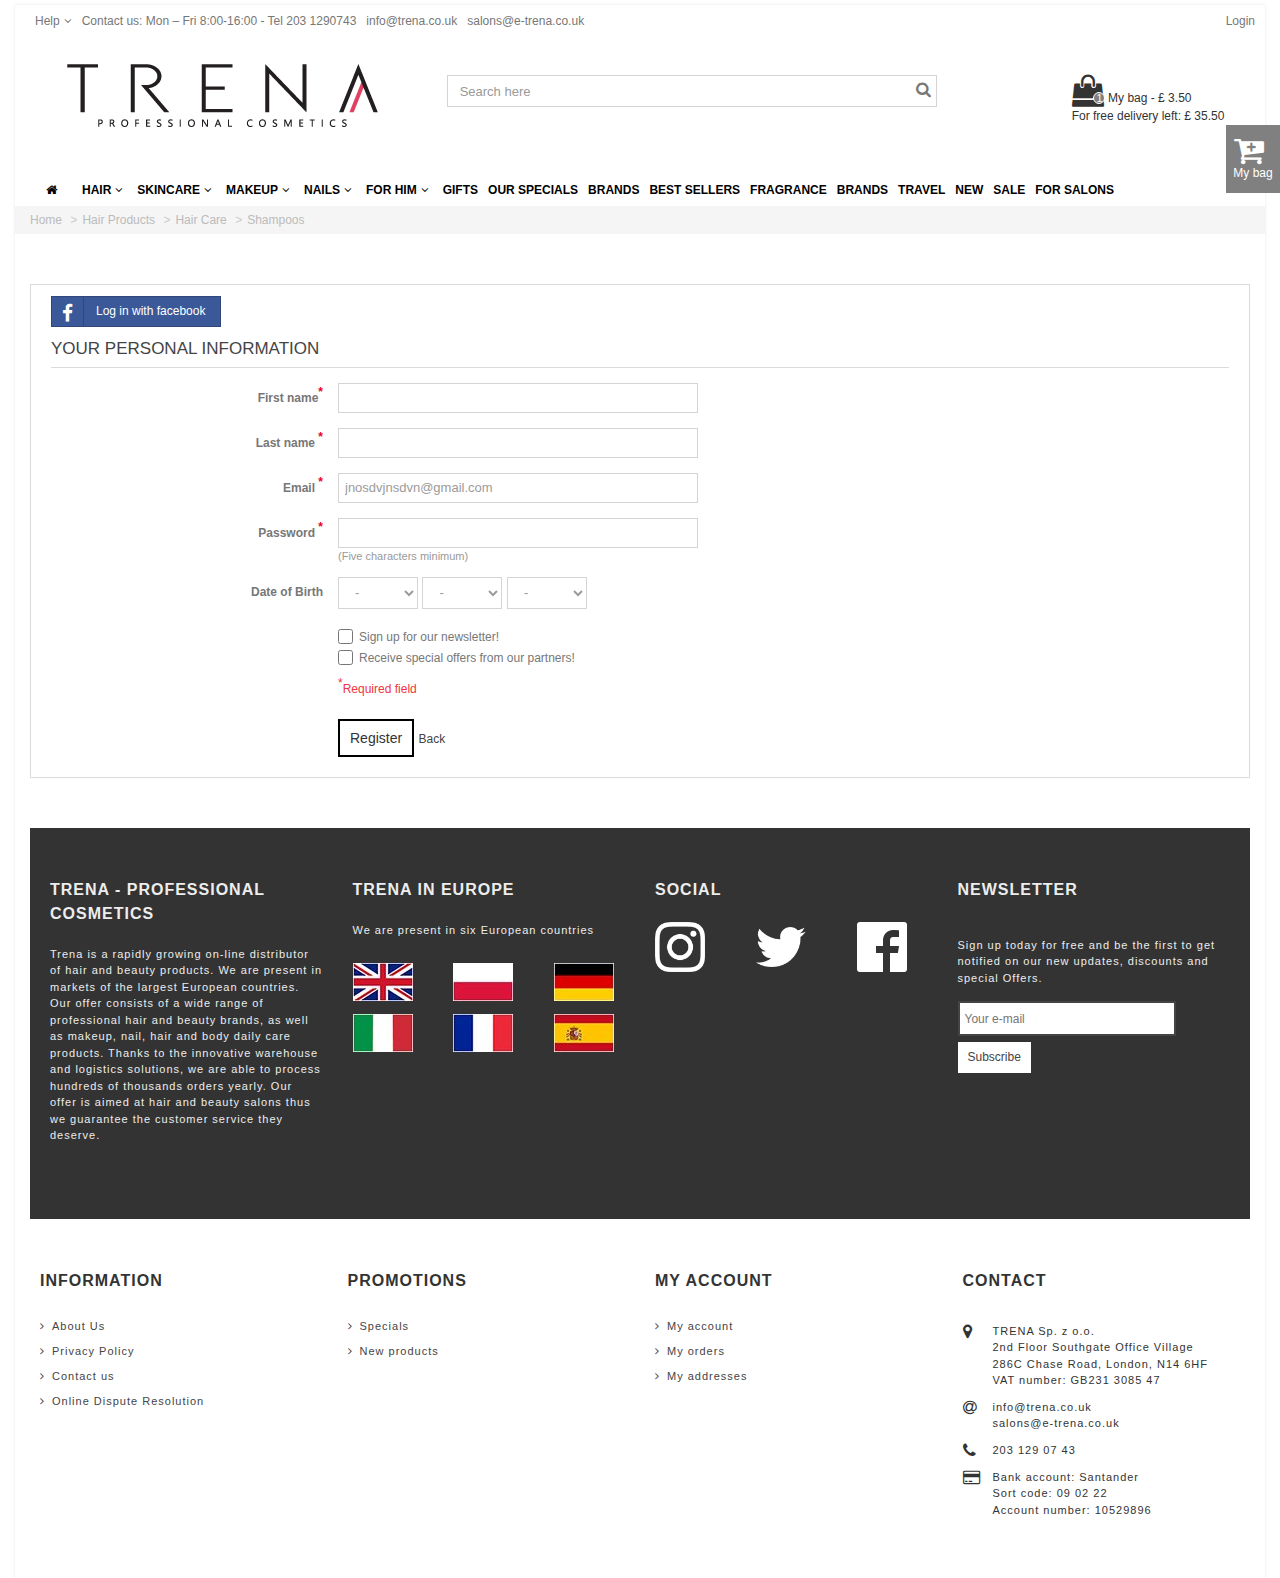
<file: trena/Pages/register.html>
<!DOCTYPE html>
<html lang="en">
<head>
    <meta charset="UTF-8">
    <title>Title</title>
    <meta name="viewport" content="width=device-width, initial-scale=1">
    <link href="../../trena/skin/bootstrap.min.css" rel="stylesheet"/>
    <link href="../../trena/skin/fonts/bootstrap/bootstrap-social.css" rel="stylesheet"/>
    <link href="../../trena/skin/css/font-awesome.css" rel="stylesheet"/>
    <link href="../../trena/skin/css/font-awesome.min.css" rel="stylesheet"/>
    <!-- slider-range -->
    <link rel="stylesheet" href="../../trena/skin/js/jQuery.ui/jquery-ui.min.css"/>
    <!-- /slider-range -->
    <link href="../../trena/stylesheets/screen.css" rel="stylesheet" type="text/css"/>
    <link href="../../trena/stylesheets/print.css" rel="stylesheet" type="text/css"/>
    <!--[if IE]>
    <link href="../../trena/stylesheets/ie.css" media="screen, projection" rel="stylesheet" type="text/css"/>
    <![endif]-->
    <!--<link href="/stylesheets/styles.css" rel="stylesheet" type="text/css"/>-->
    <link href="../../trena/sass/styles.css" rel="stylesheet" type="text/css"/>


</head>
<body id="site-index" class="container" onscroll="fixedMainMenu()">
<div id="modal"></div>
<header>
    <div class="element_to_pop_up">
        <a class="b-close"><i class="fa fa-remove"></i></a>
        <div class="popup_cart_block">
            <div class="cart_block_list">
                <div class="products">
                    <div data-id="cart_block_product" class="clearfix">
                        <a class="cart_images" href="#" title="Maybelline Rocket Volume Express 9.6 ml"><img
                                src="../../trena/skin/images/products/mascara-colossal-volum-express-go-extreme-maybelline-noir.jpg"
                                alt="Maybelline Rocket Volume Express 9.6 ml"></a>
                        <a class="cart_block_product_name" href="#" title="Maybelline Rocket Volume Express 9.6 ml">Maybelline
                            Rocket Volume Express 9.6 ml</a>
                    </div>
                </div>
                <div id="pro_added_success" class="success">Product successfully added to your shopping cart</div>

                <div class="layer_details">
                    <div class="layer_popup_cart">
                        <span>There are&nbsp;<span>1&nbsp;</span>products in your cart.</span>
                    </div>
                    <div class="layer_popup_cart">
                        <span>Total products&nbsp;(tax incl.)</span>
                        <span class="cart_price">£ 77.61</span>
                    </div>
                    <div class="layer_popup_cart">
                        <span>Total with shipping&nbsp;(tax incl.)</span>
                        <span class="cart_price">£ 77.61</span>
                    </div>
                </div>
                <div class="buttons_container row">
                    <div class="col-xxs-12 col-xs-12 col-md-6">
            <span class="btn btn-default btn-bootstrap" title="Back">
                Back
            </span>
                    </div>
                    <div class="col-xxs-12 col-xs-12 col-md-6 btn_checkout_container">
                        <a class="btn btn-default btn-bootstrap" href="../../trena/Pages/product-details-page.html"
                           title="Proceed to checkout" rel="nofollow">
                            Checkout
                        </a>
                    </div>
                </div>
            </div>
        </div>
    </div>
    <!-- /Element to pop up -->
    <!-- Contact us top header -->
    <section class="row top_information_links">
        <ul class="menu info_block hidden-xs hidden-sm">
            <li><h2>Help<i class="fa fa-angle-down" aria-hidden="true"></i></h2>
                <ul class="submenu">
                    <li class="border_bottom_links"><a href='../../trena/Pages/returns-payment-delivery.html'>Returns &
                        Payment Delivery</a></li>
                    <li><a href='../../trena/Pages/contact-us.html'>Contact us</a></li>
                </ul>
            </li>
        </ul>
        <ul class="info_block hidden-xs hidden-sm">
            <li><a href="#">Contact us: Mon – Fri 8:00-16:00 - Tel 203
                1290743</a></li>
        </ul>
        <ul class="info_block hidden-xs hidden-sm">
            <li><a href="#">info@trena.co.uk</a></li>
        </ul>
        <ul class="info_block">
            <li><a href="#">salons@e-trena.co.uk</a></li>
        </ul>
        <ul class="info_block login_site pull-right">
            <li>
                <a class="header_login_item"
                   href="../../trena/Pages/login.html"><span class="header_item">Login</span></a>
            </li>
        </ul>
    </section>
    <!-- middle header container (logo, search, my bag) -->
    <section class="middle_container">
        <div class="row">
            <div class="logo_left col-md-4 text-center">
                <a class="logo_brand" href="../../index.html"><img
                        src="../../trena/skin/images/e-trenacouk-1451293131-6.jpg" alt="Trena"/></a>
            </div>
            <!-- Mobile navigition menu -->
            <div class="mob_menu hidden-md hidden-lg col-sm-4 col-xs-4">
                <div id="mySidenav" class="sidenav">
                    <a href="#" class="closebtn" onclick="closeNav()"><i class="fa fa-angle-left"></i></a>
                    <aside class="column_block mobile_main_sidebar">
                        <h3 class="title_block"><span>Menu</span></h3>
                        <!--menu 2 -->
                        <div class="block_mob_content_menu">
                            <div class="group_list_mobile">
                                <a href="#open_group_list_2_1r" class="list_group_item open_close"
                                   data-toggle="collapse">
                                    Hair
                                    <i class="fa fa-plus "></i>
                                </a>
                                <!--submenu 2-1 -->
                                <div class="group_box_list collapse" id="open_group_list_2_1r">
                                    <a href="#open_submenu2_2r" data-toggle="collapse" class="open_close">
                                        Shampoos<i class="fa fa-plus "></i></a>
                                    <!--submenu 2-2 -->
                                    <div class="collapse open_indoor" id="open_submenu2_2r">
                                        <a href="#open_submenu2_3r" data-toggle="collapse" class="open_close">
                                            Conditioners<i class="fa fa-plus "></i>
                                        </a>
                                    </div>
                                    <!--submenu 2-3 -->
                                    <div class="collapse open_submenu_lvl3" id="open_submenu2_3r">
                                        <a href="#"><p>Product</p></a>
                                        <a href="#"><p>Product</p></a>
                                        <a href="#"><p>Product</p></a>
                                    </div>
                                </div>
                            </div>
                        </div>
                        <!--menu 3 -->
                        <div class="block_mob_content_menu">
                            <div class="group_list_mobile">
                                <a href="#open_group_list_3_1b" class="list_group_item open_close"
                                   data-toggle="collapse">
                                    Skincare
                                    <i class="fa fa-plus "></i>
                                </a>
                                <!--submenu 3-1 -->
                                <div class="group_box_list collapse" id="open_group_list_3_1b">
                                    <a href="#open_submenu3_2b" data-toggle="collapse" class="open_close">
                                        Make-up Removal<i class="fa fa-plus "></i></a>
                                    <!--submenu 3-2 -->
                                    <div class="collapse open_indoor" id="open_submenu3_2b">
                                        <a href="#open_submenu3_3b" data-toggle="collapse" class="open_close">
                                            Sets<i class="fa fa-plus "></i>
                                        </a>
                                    </div>
                                    <!--submenu 3-3 -->
                                    <div class="collapse open_submenu_lvl3" id="open_submenu3_3b">
                                        <a href="#"><p>Product</p></a>
                                        <a href="#"><p>Product</p></a>
                                        <a href="#"><p>Product</p></a>
                                    </div>
                                </div>
                            </div>
                        </div>
                    </aside>
                </div>
                <span class="mobile_menu_btn" onclick="openNav()">&#9776;Menu</span>
            </div>

            <div class="header_top_right col-md-5 col-sm-4 col-xs-5">
                <form class="stylish-input-group">
                    <input type="text"
                           class="form-control search_field_header"
                           placeholder="Search here"/>
                    <button type="submit"
                            name="submit_search"
                            class="button-search button_search_header">
                        <i class="fa fa-search"></i></button>
                </form>
            </div>

            <div id="top_my_bag" class="top_my_bag col-sm-3 col-md-offset-1 col-md-2 col-xs-3">
                <!-- popup my bag -->
                <div class="popup_my_bag info_block hidden-xs hidden-sm">
                    <div class="popup_content_my_bag">
                        <div class="cart_block">
                            <div class="cart_block_list">
                                <div class="products">
                                    <div data-id="cart_block_product" class="clearfix">
                                        <a class="cart_images"
                                           href="#" title="Maybelline Rocket Volume Express 9.6 ml"><img
                                                src="../../trena/skin/images/products/mascara-colossal-volum-express-go-extreme-maybelline-noir.jpg"
                                                alt="Maybelline Rocket Volume Express 9.6 ml"></a>

                                        <span class="quantity_formated"><span class="quantity">1</span>x</span><a
                                            class="cart_block_product_name" href="#"
                                            title="Maybelline Rocket Volume Express 9.6 ml">Maybelline Rocket...</a>
                                        <span class="price_mob_cart">£ 6.99<i class="fa fa-remove"></i></span>
                                    </div>
                                </div>

                                <div class="cart_prices">
                                    <div class="cart_prices_line first-line">
                                        <span class="price_mob_cart">£ 5.35</span>
                                        <span>Shipping</span>
                                    </div>

                                    <div class="cart_prices_line">
                                        <span class="price_mob_cart">£ 2.06</span>
                                        <span>Tax</span>
                                    </div>

                                    <div class="cart_prices_line last-line">
                                        <span class="price_mob_cart cart_block_total">£ 12.34</span>
                                        <span>Total</span>
                                    </div>
                                    <p>Prices are tax included</p>
                                </div>
                                <div class="row">
                                    <div class="col-xs-6">
                                        <a class="btn_mob_cart btn_site_default"
                                           href="../../trena/Pages/product-details-page.html" title="Checkout" rel="nofollow">
                                            Checkout</a>
                                    </div>
                                </div>
                            </div>
                        </div>
                    </div>

                </div>
                <!-- /popup my bag -->
                <div class="quantity_bag"><span class="quantity_number">1</span></div>
                <i class="fa fa-shopping-bag fa-2x" aria-hidden="true"></i>
                <span class="sum_in_bag">My bag - £ 3.50</span><br>
                <span class="sum_in_bag">For free delivery left: £ 35.50</span>
            </div>

            <div class="right_bag_wrap hidden-sm">
                <a class="right_fix_shop_cart open_bt" href="#" onclick="openCart()">
                    <i class="fa fa-cart-plus fa-2x" aria-hidden="true"></i>
                    <p>My bag</p>
                </a>
            </div>
            <div id="myCart" class="sidenav_cart">
                <a href="#" class="closebtn" onclick="closeCart()"><i class="fa fa-angle-right"></i></a>

                <div class="st_menu_title">
                    <h3 class="">Shopping bag</h3>
                    <a href="#" class="close_right_side_cart"></a>
                </div>
                <div class="cart_block">
                    <div class="cart_block_list">
                        <div class="products">
                            <div data-id="cart_block_product" class="clearfix">
                                <a class="cart_images"
                                   href="#" title="Maybelline Rocket Volume Express 9.6 ml"><img
                                        src="../../trena/skin/images/products/mascara-colossal-volum-express-go-extreme-maybelline-noir.jpg"
                                        alt="Maybelline Rocket Volume Express 9.6 ml"></a>

                                <span class="quantity_formated"><span class="quantity">1</span>x</span><a
                                    class="cart_block_product_name" href="#"
                                    title="Maybelline Rocket Volume Express 9.6 ml">Maybelline Rocket...</a>
                                <span class="price_mob_cart">£ 6.99<i class="fa fa-remove"></i></span>
                            </div>
                        </div>

                        <div class="cart_prices">
                            <div class="cart_prices_line first-line">
                                <span class="price_mob_cart">£ 5.35</span>
                                <span>Shipping</span>
                            </div>

                            <div class="cart_prices_line">
                                <span class="price_mob_cart">£ 2.06</span>
                                <span>Tax</span>
                            </div>

                            <div class="cart_prices_line last-line">
                                <span class="price_mob_cart cart_block_total ajax_block_cart_total">£ 12.34</span>
                                <span>Total</span>
                            </div>
                            <p>Prices are tax included</p>
                        </div>
                        <div class="shopping_bag_btns_container row">
                            <div class="col-xxs-6 col-xs-6 col-md-6">
                                <a href="#" onclick="closeCart()" class="btn btn_site_default mob_btn_shopping_cart b-close"
                                   title="Back">Back</a>
                            </div>
                            <div class="col-xxs-6 col-xs-6 col-md-6">
                                <a class="btn btn_site_default mob_btn_shopping_cart"
                                   href="../../trena/Pages/product-details-page.html"
                                   title="Proceed to checkout" rel="nofollow">Checkout</a>
                            </div>
                        </div>
                    </div>
                </div>
            </div>
        </div>
    </section><!--/middle header container-->

    <div class="row nav_container">
        <!-- desktop main Menu -->
        <nav id="navbar" class="col-md-12 nav_bar_menu hidden-sm hidden-xs">
            <ul class="elem_menu menu">
                <li><a href="#"><i class="fa fa-home icon_home"></i></a>

                    <!-- dropdown submenu for main menu -->

                    <div id="float_wind" class="row col-md-12 float_main_menu">
                        <div class="col-md-2">
                            <div class="float_menu_block">
                                <ul class="mu_level_1">
                                    <li class="ml_level_1">
                                        <a href="#" title="Hair Care" class="ma_level_1 ma_item title_block">Hair
                                            Care</a>
                                        <ul class="mu_level_2">
                                            <li class="ml_level_2">
                                                <a href="../../trena/Pages/products-page.html" title="Shampoos"
                                                   class="ma_level_2 ma_item ">Shampoos</a>
                                            </li>
                                            <li class="ml_level_2">
                                                <a href="../../trena/Pages/products-page.html" title="Conditioners"
                                                   class="ma_level_2 ma_item ">Conditioners</a>
                                            </li>
                                            <li class="ml_level_2">
                                                <a href="../../trena/Pages/products-page.html" title="Masks"
                                                   class="ma_level_2 ma_item ">Masks</a>
                                            </li>
                                            <li class="ml_level_2">
                                                <a href="../../trena/Pages/products-page.html" title="Treatments"
                                                   class="ma_level_2 ma_item ">Treatments</a>
                                            </li>
                                            <li class="ml_level_2">
                                                <a href="../../trena/Pages/products-page.html" title="Oils"
                                                   class="ma_level_2 ma_item ">Oils</a>
                                            </li>
                                            <li class="ml_level_2">
                                                <a href="../../trena/Pages/products-page.html" title="Silks and Serums "
                                                   class="ma_level_2 ma_item ">Silks
                                                    and Serums </a>
                                            </li>
                                            <li class="ml_level_2">
                                                <a href="../../trena/Pages/products-page.html" title="Fluids and Tonics"
                                                   class="ma_level_2 ma_item ">Fluids
                                                    and Tonics</a>
                                            </li>
                                            <li class="ml_level_2">
                                                <a href="../../trena/Pages/products-page.html" title="Care Sets"
                                                   class="ma_level_2 ma_item ">Care Sets</a>
                                            </li>
                                        </ul>
                                    </li>
                                </ul>
                            </div>
                        </div>
                        <div class="col-md-2">
                            <div class="float_menu_block">
                                <ul class="mu_level_1">
                                    <li class="ml_level_1">
                                        <a href="#" title="Hair Care" class="ma_level_1 ma_item title_block">Hair
                                            Care</a>
                                        <ul class="mu_level_2">
                                            <li class="ml_level_2">
                                                <a href="../../trena/Pages/products-page.html" title="Shampoos"
                                                   class="ma_level_2 ma_item ">Shampoos</a>
                                            </li>
                                            <li class="ml_level_2">
                                                <a href="../../trena/Pages/products-page.html" title="Conditioners"
                                                   class="ma_level_2 ma_item ">Conditioners</a>
                                            </li>
                                            <li class="ml_level_2">
                                                <a href="../../trena/Pages/products-page.html" title="Masks"
                                                   class="ma_level_2 ma_item ">Masks</a>
                                            </li>
                                            <li class="ml_level_2">
                                                <a href="../../trena/Pages/products-page.html" title="Oils"
                                                   class="ma_level_2 ma_item ">Oils</a>
                                            </li>
                                            <li class="ml_level_2">
                                                <a href="../../trena/Pages/products-page.html" title="Silks and Serums "
                                                   class="ma_level_2 ma_item ">Silks
                                                    and Serums </a>
                                            </li>
                                            <li class="ml_level_2">
                                                <a href="../../trena/Pages/products-page.html" title="Fluids and Tonics"
                                                   class="ma_level_2 ma_item ">Fluids
                                                    and Tonics</a>
                                            </li>
                                            <li class="ml_level_2">
                                                <a href="../../trena/Pages/products-page.html" title="Care Sets"
                                                   class="ma_level_2 ma_item ">Care Sets</a>
                                            </li>
                                        </ul>
                                    </li>
                                </ul>
                            </div>
                        </div>
                        <div class="col-md-2">
                            <div class="float_menu_block">
                                <ul class="mu_level_1">
                                    <li class="ml_level_1">
                                        <a href="#" title="Hair Care" class="ma_level_1 ma_item title_block">Hair
                                            Care</a>
                                        <ul class="mu_level_2">
                                            <li class="ml_level_2">
                                                <a href="../../trena/Pages/products-page.html" title="Shampoos"
                                                   class="ma_level_2 ma_item ">Shampoos</a>
                                            </li>
                                            <li class="ml_level_2">
                                                <a href="../../trena/Pages/products-page.html" title="Conditioners"
                                                   class="ma_level_2 ma_item ">Conditioners</a>
                                            </li>
                                            <li class="ml_level_2">
                                                <a href="../../trena/Pages/products-page.html" title="Masks"
                                                   class="ma_level_2 ma_item ">Masks</a>
                                            </li>
                                            <li class="ml_level_2">
                                                <a href="../../trena/Pages/products-page.html" title="Treatments"
                                                   class="ma_level_2 ma_item ">Treatments</a>
                                            </li>
                                            <li class="ml_level_2">
                                                <a href="../../trena/Pages/products-page.html" title="Oils"
                                                   class="ma_level_2 ma_item ">Oils</a>
                                            </li>
                                            <li class="ml_level_2">
                                                <a href="../../trena/Pages/products-page.html" title="Silks and Serums "
                                                   class="ma_level_2 ma_item ">Silks
                                                    and Serums </a>
                                            </li>
                                            <li class="ml_level_2">
                                                <a href="../../trena/Pages/products-page.html" title="Fluids and Tonics"
                                                   class="ma_level_2 ma_item ">Fluids
                                                    and Tonics</a>
                                            </li>
                                            <li class="ml_level_2">
                                                <a href="../../trena/Pages/products-page.html" title="Care Sets"
                                                   class="ma_level_2 ma_item ">Care Sets</a>
                                            </li>
                                        </ul>
                                    </li>
                                </ul>
                            </div>
                        </div>
                        <div class="col-md-2">
                            <div class="float_menu_block">
                                <ul class="mu_level_1">
                                    <li class="ml_level_1">
                                        <a href="#" title="Hair Care" class="ma_level_1 ma_item title_block">Hair
                                            Care</a>
                                        <ul class="mu_level_2">
                                            <li class="ml_level_2">
                                                <a href="../../trena/Pages/products-page.html" title="Shampoos"
                                                   class="ma_level_2 ma_item ">Shampoos</a>
                                            </li>
                                            <li class="ml_level_2">
                                                <a href="../../trena/Pages/products-page.html" title="Conditioners"
                                                   class="ma_level_2 ma_item ">Conditioners</a>
                                            </li>
                                            <li class="ml_level_2">
                                                <a href="../../trena/Pages/products-page.html" title="Masks"
                                                   class="ma_level_2 ma_item ">Masks</a>
                                            </li>
                                            <li class="ml_level_2">
                                                <a href="../../trena/Pages/products-page.html" title="Treatments"
                                                   class="ma_level_2 ma_item ">Treatments</a>
                                            </li>
                                            <li class="ml_level_2">
                                                <a href="../../trena/Pages/products-page.html" title="Oils"
                                                   class="ma_level_2 ma_item ">Oils</a>
                                            </li>
                                            <li class="ml_level_2">
                                                <a href="../../trena/Pages/products-page.html" title="Silks and Serums "
                                                   class="ma_level_2 ma_item ">Silks
                                                    and Serums </a>
                                            </li>
                                            <li class="ml_level_2">
                                                <a href="../../trena/Pages/products-page.html" title="Fluids and Tonics"
                                                   class="ma_level_2 ma_item ">Fluids
                                                    and Tonics</a>
                                            </li>
                                            <li class="ml_level_2">
                                                <a href="../../trena/Pages/products-page.html" title="Care Sets"
                                                   class="ma_level_2 ma_item ">Care Sets</a>
                                            </li>
                                        </ul>
                                    </li>
                                </ul>
                            </div>
                        </div>
                    </div>

                    <!-- /dropdown submenu for main menu -->

                </li>
                <li><a class="show_el" id="a1" href=#>HAIR<i class="fa fa-angle-down"></i></a>
                </li>
                <li><a href="#" class="show_el">SKINCARE<i class="fa fa-angle-down" aria-hidden="true"></i></a>
                </li>
                <li><a href="#" class="show_el">MAKEUP<i class="fa fa-angle-down" aria-hidden="true"></i></a>
                </li>
                <li><a href="#" class="show_el">NAILS<i class="fa fa-angle-down" aria-hidden="true"></i></a>
                </li>
                <li><a href="#" class="show_el">FOR HIM<i class="fa fa-angle-down" aria-hidden="true"></i></a>
                </li>
                <li>
                    <a href="#">GIFTS</a>
                </li>
                <li>
                    <a href="#">OUR SPECIALS</a>
                </li>
                <li>
                    <a href="#">BRANDS</a>
                </li>
                <li>
                    <a href="#">BEST SELLERS</a>
                </li>
                <li>
                    <a href="#">FRAGRANCE</a>
                </li>
                <li>
                    <a href="#">BRANDS</a>
                </li>
                <li>
                    <a href="#">TRAVEL</a>
                </li>
                <li>
                    <a href="#">NEW</a>
                </li>
                <li>
                    <a href="#">SALE</a>
                </li>
                <li>
                    <a href="#">FOR SALONS</a>
                </li>
            </ul>
        </nav>
    </div>

</header>
<section class="row">
    <div class="col-xs-12 clearfix breadcrumb_container">
        <ul class="breadcrumb breadcrumb_ul">
            <li><a href="#"><h2>Home</h2></a></li>
            <li><a href="#">Hair Products</a></li>
            <li><a href="#">Hair Care</a></li>
            <li><a href="#">Shampoos</a></li>
        </ul>
    </div>
</section>

<div class="register_page">
    <div class="row">
        <div class="col-xs-12">
            <form action="#" method="post" id="account-creation_form">
                <button class="btn btn-block btn-social btn-facebook btn_facebook">
                    <span class="fa fa-facebook"></span>Log in with facebook
                </button>
                <div class="account_creation">
                    <h3 class="title_block title_underline">Your personal information</h3>

                    <div class="row form-group">
                        <label class="col-xs-12 col-sm-3" for="customer_firstname">First name<sup>*</sup></label>
                        <input type="text" class="col-xs-12 col-sm-7 validate form-control"
                               id="customer_firstname" name="customer_firstname" value="">
                    </div>
                    <div class="row form-group">
                        <label class="col-xs-12 col-sm-3" for="customer_lastname">Last name <sup>*</sup></label>
                        <input type="text" class="validate form-control"
                               id="customer_lastname" name="customer_lastname" value="">
                    </div>
                    <div class="required row form-group">
                        <label class="col-xs-12 col-sm-3" for="email">Email <sup>*</sup></label>
                        <input type="text" class="validate form-control"
                                id="email" name="email" value="jnosdvjnsdvn@gmail.com">
                    </div>
                    <div class="required row form-group">
                        <label class="col-xs-12 col-sm-3" for="passwd">Password <sup>*</sup></label>
                        <input type="password" class="validate form-control" data-validate="isPasswd" name="passwd"
                               id="passwd">
                        <span class="form_info col-xs-12 col-sm-offset-3 col-sm-9">(Five characters minimum)</span>
                    </div>
                    <div class="row form-group">
                        <label class="col-xs-12 col-sm-3">Date of Birth</label>
                        <div class="selector" id="uniform-days">
                            <select id="days" name="days" class="form-control">
                                <option value="">-</option>
                                <option value="1">1</option>
                                <option value="2">2</option>
                                <option value="3">3</option>
                                <option value="4">4</option>
                                <option value="5">5</option>
                                <option value="6">6</option>
                                <option value="7">7</option>
                                <option value="8">8</option>
                                <option value="9">9</option>
                                <option value="10">10</option>
                                <option value="11">11</option>
                                <option value="12">12</option>
                                <option value="13">13</option>
                                <option value="14">14</option>
                                <option value="15">15</option>
                                <option value="16">16</option>
                                <option value="17">17</option>
                                <option value="18">18</option>
                                <option value="19">19</option>
                                <option value="20">20</option>
                                <option value="21">21</option>
                                <option value="22">22</option>
                                <option value="23">23</option>
                                <option value="24">24</option>
                                <option value="25">25</option>
                                <option value="26">26</option>
                                <option value="27">27</option>
                                <option value="28">28</option>
                                <option value="29">29</option>
                                <option value="30">30</option>
                                <option value="31">31</option>
                            </select>
                        </div>
                        <div class="selector" id="uniform-months">
                            <select id="months" name="months" class="form-control">
                                <option value="">-</option>
                                <option value="1">January</option>
                                <option value="2">February</option>
                                <option value="3">March</option>
                                <option value="4">April</option>
                                <option value="5">May</option>
                                <option value="6">June</option>
                                <option value="7">July</option>
                                <option value="8">August</option>
                                <option value="9">September</option>
                                <option value="10">October</option>
                                <option value="11">November</option>
                                <option value="12">December</option>
                            </select>
                        </div>
                        <div class="selector" id="uniform-years">
                            <select id="years" name="years" class="form-control">
                                <option value="">-</option>
                                <option value="2017">2017</option>
                                <option value="2016">2016</option>
                                <option value="2015">2015</option>
                                <option value="2014">2014</option>
                                <option value="2013">2013</option>
                                <option value="2012">2012</option>
                                <option value="2011">2011</option>
                                <option value="2010">2010</option>
                                <option value="2009">2009</option>
                                <option value="2008">2008</option>
                                <option value="2007">2007</option>
                                <option value="2006">2006</option>
                                <option value="2005">2005</option>
                                <option value="2004">2004</option>
                                <option value="2003">2003</option>
                                <option value="2002">2002</option>
                                <option value="2001">2001</option>
                                <option value="2000">2000</option>
                            </select>
                        </div>
                    </div>
                    <div class="row">
                        <div class="checkbox col-sm-offset-3 col-xs-9">
                            <div class="checker" id="uniform-newsletter">
                            <span>
                                <input type="checkbox" name="newsletter" id="newsletter" value="1" data-smartlook_2fecb6293ed16="false">
                            </span>
                            </div>
                            <label class="checkbox_label" for="newsletter">Sign up for our newsletter!</label>

                        </div>
                        <div class="checkbox col-sm-offset-3 col-xs-9">
                            <div class="checker" id="uniform-optin">
                            <span>
                                <input type="checkbox" name="optin" id="optin" value="1" data-smartlook_2fecb6293ed16="false"></span>
                            </div>
                            <label class="checkbox_label" for="optin">Receive special offers from our partners!</label>
                        </div>
                    </div>
                </div>
                <div class="row">
                    <div class="col-xs-12 col-sm-offset-3 col-sm-9 submit clearfix">
                        <p class="required-field"><span><sup>*</sup>Required field</span></p>
                    </div>
                    <div class="col-xs-12 col-sm-offset-3 col-sm-9 submit">
                        <button type="submit" name="submitAccount" id="submitAccount" class="btn_site_default">
                            Register
                        </button>
                        <a href="#" rel="nofollow" class="but but-default">Back</a>
                    </div>
                </div>
            </form>
        </div>
    </div>
</div>

<footer>
    <!--Top black part of footer-->
    <section id="footer-top">
        <div class="row">
            <div class="about_block col-xs-12 col-sm-3">
                <div class="row">
                    <h3 class="title_block panel-title col-xs-11" id="headingOne">TRENA - PROFESSIONAL COSMETICS</h3>
                    <a class="btn collapse-button collapsed visible-xs col-xs-1 open_close"
                       data-toggle="collapse"
                       data-parent="#accordion" href="#collapseOne" aria-expanded="false"
                       aria-controls="collapseOne"><i class="fa fa-plus"></i></a>
                </div>
                <div class="footer_block_content">
                    <div id="collapseOne" class="js-collapsible collapse in" role="tabpanel"
                         aria-labelledby="headingOne">
                        <p>Trena is a rapidly growing on-line distributor of hair and beauty products. We are
                            present in
                            markets of the largest European countries. Our offer consists of a wide range of
                            professional hair and beauty brands, as well as makeup, nail, hair and body daily
                            care
                            products. Thanks to the innovative warehouse and logistics solutions, we are able to
                            process
                            hundreds of thousands orders yearly. Our offer is aimed at hair and beauty salons
                            thus
                            we
                            guarantee the customer service they deserve.</p>
                    </div>
                </div>
            </div>
            <hr class="visible-xs mobile_white_line">
            <!--End - About Block-->

            <!--Block with flags-->
            <div class="flags_block col-xs-12 col-sm-3">
                <div class="row">
                    <h3 class="title_block panel-title col-xs-11" id="headingTwo">TRENA IN EUROPE</h3>
                    <a class="btn collapse-button collapsed visible-xs col-xs-1 open_close" data-toggle="collapse"
                       data-parent="#accordion" href="#collapseTwo" aria-expanded="false"
                       aria-controls="collapseTwo"><i class="fa fa-plus"></i></a>
                </div>
                <div class="footer_block_content">
                    <div id="collapseTwo" class="js-collapsible collapse in" role="tabpanel"
                         aria-labelledby="headingTwo">
                        <p>We are present in six European countries</p>
                        <div class="row flag_container">
                            <div class="col-xs-4">
                                <a href="#" target="_blank">
                                    <img src="../../trena/skin/images/CO-UK.JPG" alt="flag-image"></a>
                            </div>
                            <div class="col-xs-4">
                                <a href="#" target="_blank">
                                    <img src="../../trena/skin/images/PL.JPG" alt="flag-image"></a>
                            </div>
                            <div class="col-xs-4">
                                <a href="#" target="_blank">
                                    <img src="../../trena/skin/images/DE.JPG" alt="flag-image"></a>
                            </div>
                        </div>
                        <div class="row flag_container">
                            <div class="col-xs-4">
                                <a href="#" target="_blank">
                                    <img src="../../trena/skin/images/IT.JPG" alt="flag-image"></a>
                            </div>
                            <div class="col-xs-4">
                                <a href="#" target="_blank">
                                    <img src="../../trena/skin/images/FR.JPG" alt="flag-image"></a>
                            </div>
                            <div class="col-xs-4">
                                <a href="#" target="_blank">
                                    <img src="../../trena/skin/images/ES.JPG" alt="flag-image"></a>
                            </div>
                        </div>
                    </div>
                </div>
            </div>
            <hr class="visible-xs mobile_white_line">
            <!--End - Block with flags-->

            <!--Social accounts block-->
            <div class="social_accounts_block col-xs-12 col-sm-3">
                <div class="row">
                    <h3 class="title_block panel-title col-xs-11" id="headingThree">SOCIAL</h3>
                    <a class="btn collapse-button collapsed visible-xs col-xs-1 open_close" data-toggle="collapse"
                       data-parent="#accordion" href="#collapseThree" aria-expanded="false"
                       aria-controls="collapseThree"><i class="fa fa-plus"></i>
                    </a>
                </div>
                <div id="collapseThree" class="js-collapsible collapse in" role="tabpanel"
                     aria-labelledby="headingThree">
                    <div class="row footer_social_links">
                        <div class="col-xs-4">
                            <a href="#" target="_blank">
                                <img src="../../trena/skin/images/instagram.png" alt="social-network-image"></a>
                        </div>
                        <div class="col-xs-4">
                            <a href="#" target="_blank">
                                <img src="../../trena/skin/images/twitter.png" alt="social-network-image"></a>
                        </div>
                        <div class="col-xs-4">
                            <a href="#" target="_blank">
                                <img src="../../trena/skin/images/faceboook.png" alt="social-network-image"></a>
                        </div>
                    </div>
                </div>
            </div>
            <hr class="visible-xs mobile_white_line">
            <!--End - Social accounts block-->

            <!-- Newsletter block-->
            <div class="newsletter_block col-xs-12 col-sm-3">
                <div class="row">
                    <h3 class="title_block panel-title col-xs-11" id="headingFour">Newsletter</h3>
                    <a class="btn collapse-button collapsed visible-xs col-xs-1 open_close" data-toggle="collapse"
                       data-parent="#accordion" href="#collapseFour" aria-expanded="false"
                       aria-controls="collapseFour"><i class="fa fa-plus"></i></a>
                </div>
                <div id="collapseFour" class="js-collapsible collapse in" role="tabpanel"
                     aria-labelledby="headingFour">
                    <div class="footer_block_content">
                        <form action="//e-trena.co.uk/" method="post">
                            <div class="form-group">
                                <div class="footer_block_content">
                                    <p>Sign up today for free and be the first to get notified on our new
                                        updates,
                                        discounts and special Offers.</p>
                                </div>
                                <input class="newsletter_input" id="newsletter-input" type="text"
                                       name="email" size="18" value="" placeholder="Your e-mail"><br>
                                <button type="submit" class="btn btn-primary btn_subscribe">
                                    Subscribe
                                </button>
                            </div>
                        </form>
                    </div>
                </div>
            </div>
            <hr class="visible-xs mobile_white_line">
            <!--End - Newsletter block-->
        </div>
    </section>
    <!--End - Top black part of footer-->

    <!--Bottom white part of footer-->
    <section id="footer-bottom">
        <div class="row">
            <!-- Information footer block -->
            <div class="links_footer col-xs-12 col-sm-3">
                <div class="row">
                    <h3 class="title_block panel-title col-xs-11" id="headingFive">INFORMATION</h3>
                    <a class="btn collapse-button collapsed visible-xs col-xs-1 open_close" data-toggle="collapse"
                       data-parent="#accordion" href="#collapseFive" aria-expanded="false"
                       aria-controls="collapseFive"><i class="fa fa-plus"></i></a>
                </div>
                <div id="collapseFive" class="js-collapsible collapse in" role="tabpanel"
                     aria-labelledby="headingFive">
                    <ul class="links_list">
                        <li>
                            <a href="#">About Us</a>
                        </li>
                        <li>
                            <a href="#">Privacy Policy</a>
                        </li>
                        <li>
                            <a href="#">Contact us</a>
                        </li>
                        <li>
                            <a href="#">Online Dispute Resolution</a>
                        </li>
                    </ul>
                </div>
            </div>

            <hr class="visible-xs mobile_grey_line">
            <!-- End - Information footer block -->

            <!-- Promotions footer block-->
            <div class="links_footer col-xs-12 col-sm-3">
                <div class="row">
                    <h3 class="title_block panel-title col-xs-11" id="headingSix">PROMOTIONS</h3>
                    <a class="btn collapse-button collapsed visible-xs col-xs-1 open_close" data-toggle="collapse"
                       data-parent="#accordion" href="#collapseSix" aria-expanded="false"
                       aria-controls="collapseSix"><i class="fa fa-plus"></i></a>
                </div>
                <div id="collapseSix" class="js-collapsible collapse in" role="tabpanel"
                     aria-labelledby="headingSix">
                    <ul class="links_list">
                        <li>
                            <a href="#">Specials</a>
                        </li>
                        <li>
                            <a href="#">New products</a>
                        </li>

                    </ul>
                </div>
            </div>
            <hr class="visible-xs mobile_grey_line">
            <!-- End - Promotions footer block-->

            <!--My account footer block-->
            <div class="links_footer col-xs-12 col-sm-3">
                <div class="row">
                    <h3 class="title_block panel-title col-xs-11" id="headingSeven">MY ACCOUNT</h3>
                    <a class="btn collapse-button collapsed visible-xs col-xs-1 open_close" data-toggle="collapse"
                       data-parent="#accordion" href="#collapseSeven" aria-expanded="false"
                       aria-controls="collapseSeven"><i class="fa fa-plus"></i></a>
                </div>
                <div id="collapseSeven" class="js-collapsible collapse in" role="tabpanel"
                     aria-labelledby="headingSeven">
                    <ul class="links_list">
                        <li>
                            <a href="#">My account</a>
                        </li>
                        <li>
                            <a href="#">My orders</a>
                        </li>
                        <li>
                            <a href="#">My addresses</a>
                        </li>
                    </ul>
                </div>
            </div>
            <hr class="visible-xs mobile_grey_line">
            <!--End - My account footer block-->


            <!-- Contact footer block -->
            <div class="contact_block col-xs-12 col-sm-3">
                <div class="row">
                    <h3 class="title_block panel-title col-xs-11" id="headingEight">CONTACT</h3>
                    <a class="btn collapse-button collapsed visible-xs col-xs-1 open_close" data-toggle="collapse"
                       data-parent="#accordion" href="#collapseEight" aria-expanded="false"
                       aria-controls="collapseEight"><i class="fa fa-plus"></i></a>
                </div>
                <div id="collapseEight" class="js-collapsible collapse in" role="tabpanel"
                     aria-labelledby="headingSeven">
                    <div class="row">
                        <div class="col-xs-1">
                            <i class="fa fa-map-marker"></i>
                        </div>
                        <div class="footer_info_block col-xs-10">
                            <p>TRENA Sp. z o.o.</p>
                            <p>2nd Floor Southgate Office Village</p>
                            <p>286C Chase Road, London, N14 6HF</p>
                            <p>VAT number: GB231 3085 47</p>
                        </div>
                    </div>
                    <div class="row">
                        <div class="col-xs-1">
                            <i class="fa fa-at"></i>
                        </div>
                        <div class="footer_info_block col-xs-10">
                            <p>info@trena.co.uk</p>
                            <p>salons@e-trena.co.uk</p>
                        </div>
                    </div>
                    <div class="row">
                        <div class="col-xs-1">
                            <i class="fa fa-phone"></i>
                        </div>
                        <div class="footer_info_block col-xs-10">
                            <p>203 129 07 43</p>
                        </div>
                    </div>
                    <div class="row">
                        <div class="col-xs-1">
                            <i class="fa fa-credit-card"></i>
                        </div>
                        <div class="footer_info_block col-xs-10">
                            <p>Bank account: Santander</p>
                            <p>Sort code: 09 02 22</p>
                            <p>Account number: 10529896</p>
                        </div>
                    </div>
                </div>
            </div>
            <hr class="visible-xs mobile_grey_line">
        </div>
        <!-- End - Contact footer block -->

    </section>
    <!--End - Bottom white part of footer-->
</footer>

<script src="../../jQuery-1.12.4.js"></script>
<script src="../../trena/skin/js/jQuery.ui/jquery-ui.min.js"></script>
<script src="../../bootstrap.js"></script>
<script src="../../trena/skin/js/custom.js"></script>
</body>
</html>
</file>
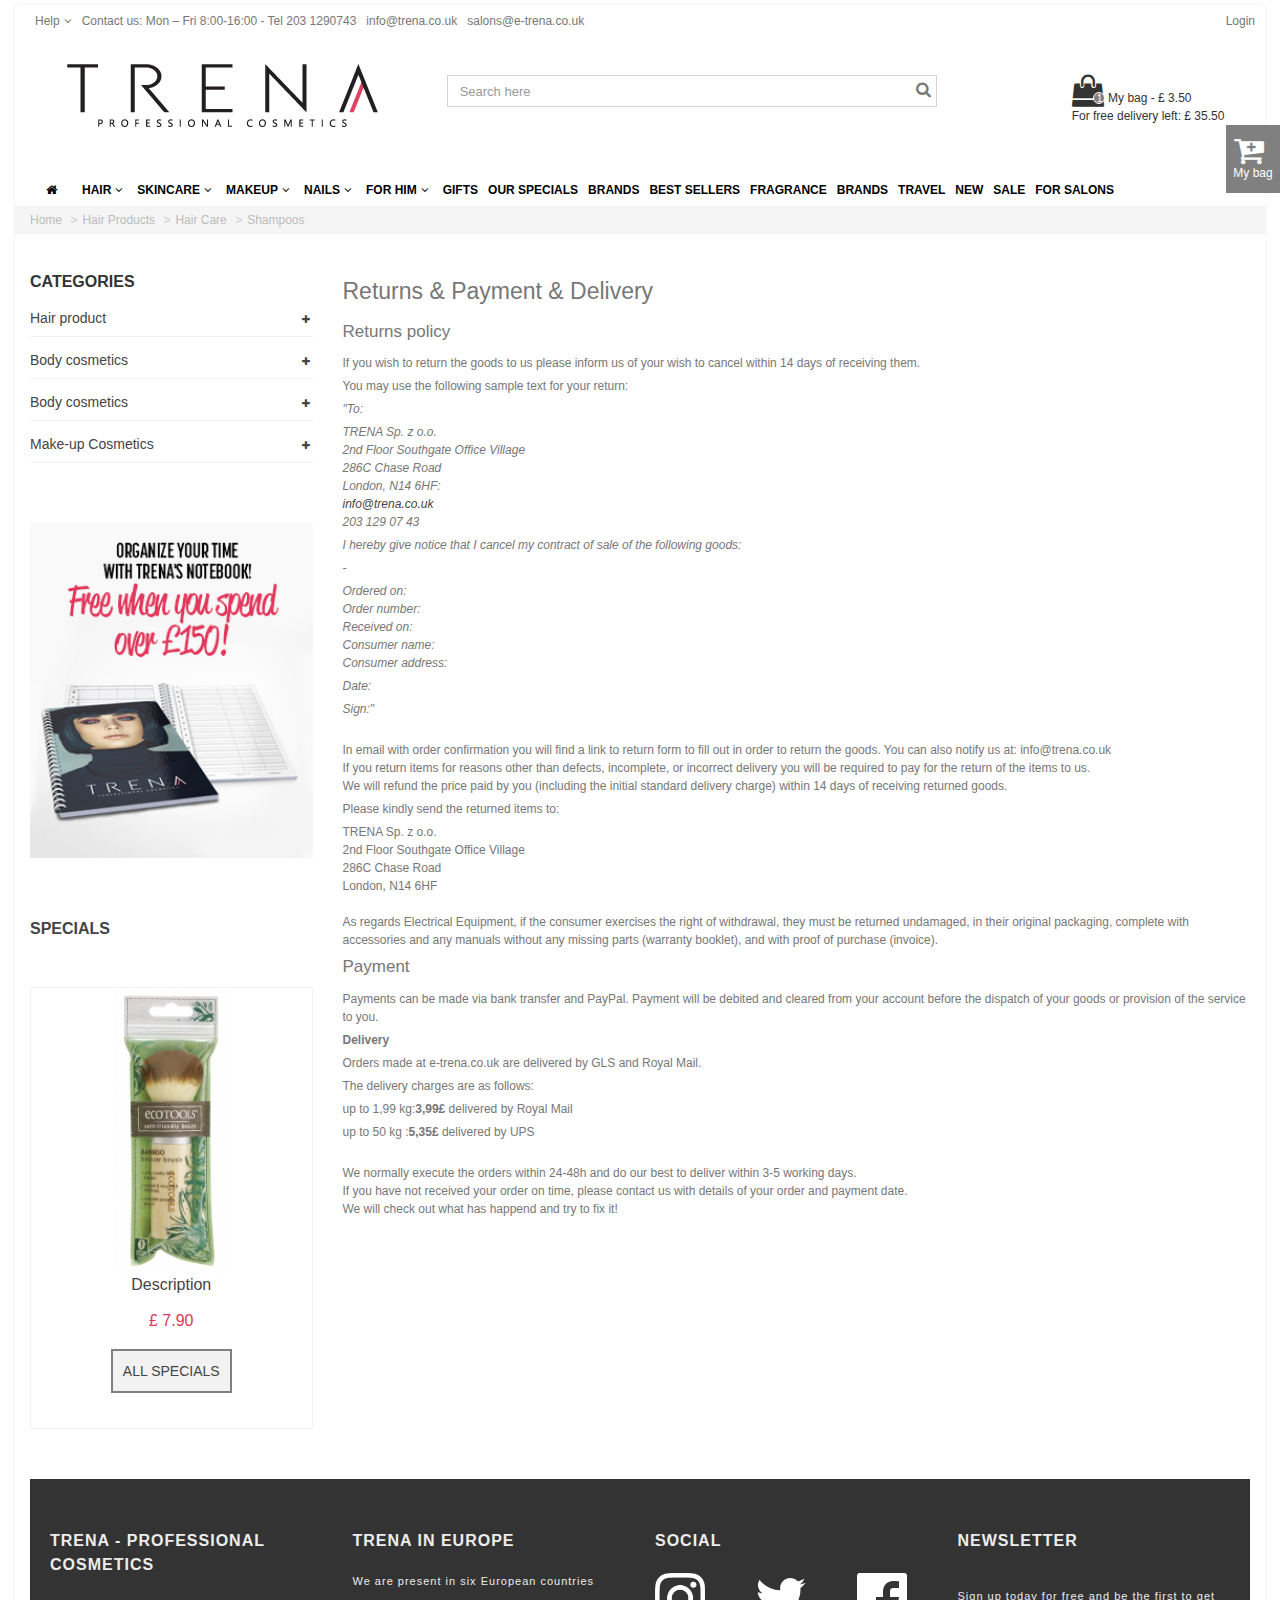
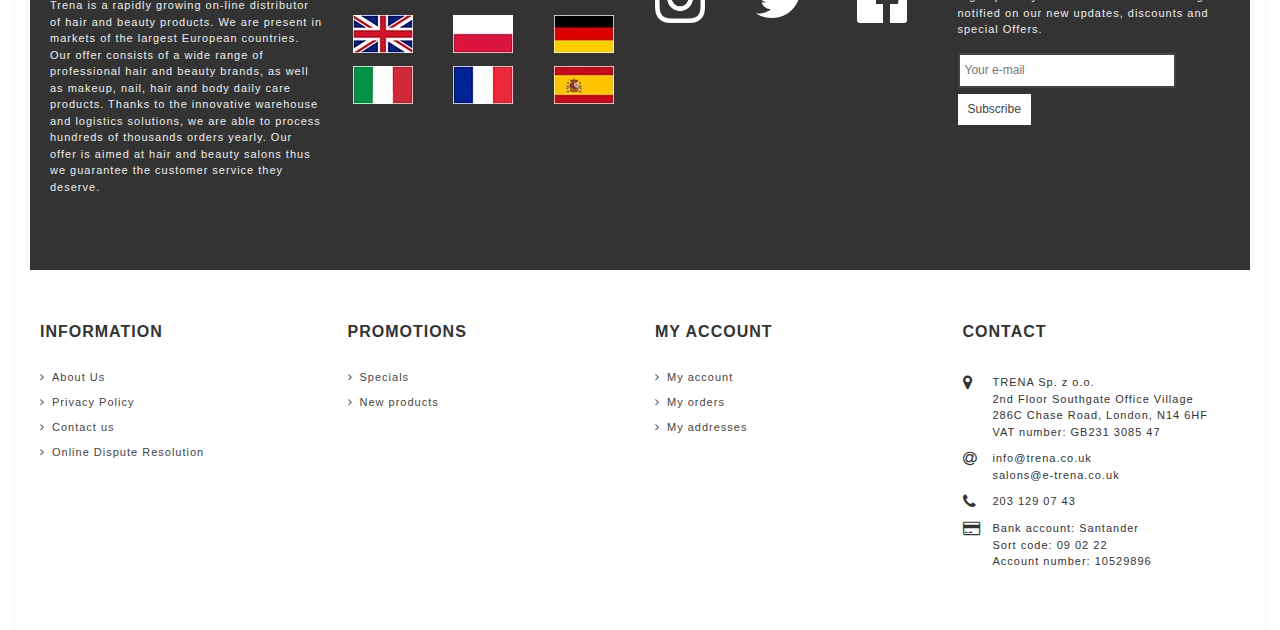
<file: trena/Pages/returns-payment-delivery.html>
<!DOCTYPE html>
<html lang="en">
<head>
    <meta charset="UTF-8">
    <title>Title</title>
    <meta name="viewport" content="width=device-width, initial-scale=1">
    <link href="../../trena/skin/bootstrap.min.css" rel="stylesheet"/>
    <link href="../../trena/skin/fonts/bootstrap/bootstrap-social.css" rel="stylesheet"/>
    <link href="../../trena/skin/css/font-awesome.css" rel="stylesheet"/>
    <link href="../../trena/skin/css/font-awesome.min.css" rel="stylesheet"/>
    <!-- slider-range -->
    <link rel="stylesheet" href="../../trena/skin/js/jQuery.ui/jquery-ui.min.css"/>
    <!-- /slider-range -->
    <link href="../../trena/stylesheets/screen.css" rel="stylesheet" type="text/css"/>
    <link href="../../trena/stylesheets/print.css" rel="stylesheet" type="text/css"/>
    <!--[if IE]>
    <link href="../../trena/stylesheets/ie.css" media="screen, projection" rel="stylesheet" type="text/css"/>
    <![endif]-->
    <!--<link href="/stylesheets/styles.css" rel="stylesheet" type="text/css"/>-->
    <link href="../../trena/sass/styles.css" rel="stylesheet" type="text/css"/>


</head>
<body id="site-index" class="container" onscroll="fixedMainMenu()">
<div id="modal"></div>
<header>
    <div class="element_to_pop_up">
        <a class="b-close"><i class="fa fa-remove"></i></a>
        <div class="popup_cart_block">
            <div class="cart_block_list">
                <div class="products">
                    <div data-id="cart_block_product" class="clearfix">
                        <a class="cart_images" href="#" title="Maybelline Rocket Volume Express 9.6 ml"><img
                                src="../../trena/skin/images/products/mascara-colossal-volum-express-go-extreme-maybelline-noir.jpg"
                                alt="Maybelline Rocket Volume Express 9.6 ml"></a>
                        <a class="cart_block_product_name" href="#" title="Maybelline Rocket Volume Express 9.6 ml">Maybelline
                            Rocket Volume Express 9.6 ml</a>
                    </div>
                </div>
                <div id="pro_added_success" class="success">Product successfully added to your shopping cart</div>

                <div class="layer_details">
                    <div class="layer_popup_cart">
                        <span>There are&nbsp;<span>1&nbsp;</span>products in your cart.</span>
                    </div>
                    <div class="layer_popup_cart">
                        <span>Total products&nbsp;(tax incl.)</span>
                        <span class="cart_price">£ 77.61</span>
                    </div>
                    <div class="layer_popup_cart">
                        <span>Total with shipping&nbsp;(tax incl.)</span>
                        <span class="cart_price">£ 77.61</span>
                    </div>
                </div>
                <div class="buttons_container row">
                    <div class="col-xxs-12 col-xs-12 col-md-6">
            <span class="btn btn-default btn-bootstrap" title="Back">
                Back
            </span>
                    </div>
                    <div class="col-xxs-12 col-xs-12 col-md-6 btn_checkout_container">
                        <a class="btn btn-default btn-bootstrap" href="../../trena/Pages/product-details-page.html"
                           title="Proceed to checkout" rel="nofollow">
                            Checkout
                        </a>
                    </div>
                </div>
            </div>
        </div>
    </div>
    <!-- /Element to pop up -->
    <!-- Contact us top header -->
    <section class="row top_information_links">
        <ul class="menu info_block hidden-xs hidden-sm">
            <li><h2>Help<i class="fa fa-angle-down" aria-hidden="true"></i></h2>
                <ul class="submenu">
                    <li class="border_bottom_links"><a href='../../trena/Pages/returns-payment-delivery.html'>Returns &
                        Payment Delivery</a></li>
                    <li><a href='../../trena/Pages/contact-us.html'>Contact us</a></li>
                </ul>
            </li>
        </ul>
        <ul class="info_block hidden-xs hidden-sm">
            <li><a href="#">Contact us: Mon – Fri 8:00-16:00 - Tel 203
                1290743</a></li>
        </ul>
        <ul class="info_block hidden-xs hidden-sm">
            <li><a href="#">info@trena.co.uk</a></li>
        </ul>
        <ul class="info_block">
            <li><a href="#">salons@e-trena.co.uk</a></li>
        </ul>
        <ul class="info_block login_site pull-right">
            <li>
                <a class="header_login_item"
                   href="../../trena/Pages/login.html"><span class="header_item">Login</span></a>
            </li>
        </ul>
    </section>
    <!-- middle header container (logo, search, my bag) -->
    <section class="middle_container">
        <div class="row">
            <div class="logo_left col-md-4 text-center">
                <a class="logo_brand" href="../../index.html"><img
                        src="../../trena/skin/images/e-trenacouk-1451293131-6.jpg" alt="Trena"/></a>
            </div>
            <!-- Mobile navigition menu -->
            <div class="mob_menu hidden-md hidden-lg col-sm-4 col-xs-4">
                <div id="mySidenav" class="sidenav">
                    <a href="#" class="closebtn" onclick="closeNav()"><i class="fa fa-angle-left"></i></a>
                    <aside class="column_block mobile_main_sidebar">
                        <h3 class="title_block"><span>Menu</span></h3>
                        <!--menu 2 -->
                        <div class="block_mob_content_menu">
                            <div class="group_list_mobile">
                                <a href="#open_group_list_2_1r" class="list_group_item open_close"
                                   data-toggle="collapse">
                                    Hair
                                    <i class="fa fa-plus "></i>
                                </a>
                                <!--submenu 2-1 -->
                                <div class="group_box_list collapse" id="open_group_list_2_1r">
                                    <a href="#open_submenu2_2r" data-toggle="collapse" class="open_close">
                                        Shampoos<i class="fa fa-plus "></i></a>
                                    <!--submenu 2-2 -->
                                    <div class="collapse open_indoor" id="open_submenu2_2r">
                                        <a href="#open_submenu2_3r" data-toggle="collapse" class="open_close">
                                            Conditioners<i class="fa fa-plus "></i>
                                        </a>
                                    </div>
                                    <!--submenu 2-3 -->
                                    <div class="collapse open_submenu_lvl3" id="open_submenu2_3r">
                                        <a href="#"><p>Product</p></a>
                                        <a href="#"><p>Product</p></a>
                                        <a href="#"><p>Product</p></a>
                                    </div>
                                </div>
                            </div>
                        </div>
                        <!--menu 3 -->
                        <div class="block_mob_content_menu">
                            <div class="group_list_mobile">
                                <a href="#open_group_list_3_1b" class="list_group_item open_close"
                                   data-toggle="collapse">
                                    Skincare
                                    <i class="fa fa-plus "></i>
                                </a>
                                <!--submenu 3-1 -->
                                <div class="group_box_list collapse" id="open_group_list_3_1b">
                                    <a href="#open_submenu3_2b" data-toggle="collapse" class="open_close">
                                        Make-up Removal<i class="fa fa-plus "></i></a>
                                    <!--submenu 3-2 -->
                                    <div class="collapse open_indoor" id="open_submenu3_2b">
                                        <a href="#open_submenu3_3b" data-toggle="collapse" class="open_close">
                                            Sets<i class="fa fa-plus "></i>
                                        </a>
                                    </div>
                                    <!--submenu 3-3 -->
                                    <div class="collapse open_submenu_lvl3" id="open_submenu3_3b">
                                        <a href="#"><p>Product</p></a>
                                        <a href="#"><p>Product</p></a>
                                        <a href="#"><p>Product</p></a>
                                    </div>
                                </div>
                            </div>
                        </div>
                    </aside>
                </div>
                <span class="mobile_menu_btn" onclick="openNav()">&#9776;
                    Menu</span>
            </div>

            <div class="header_top_right col-md-5 col-sm-4 col-xs-5">
                <form class="stylish-input-group">
                    <input type="text"
                           class="form-control search_field_header"
                           placeholder="Search here"/>
                    <button type="submit"
                            name="submit_search"
                            class="button-search button_search_header">
                        <i class="fa fa-search"></i></button>
                </form>
            </div>

            <div id="top_my_bag" class="top_my_bag col-sm-3 col-md-offset-1 col-md-2 col-xs-3">
                <!-- popup my bag -->
                <div class="popup_my_bag info_block hidden-xs hidden-sm">
                    <div class="popup_content_my_bag">
                        <div class="cart_block">
                            <div class="cart_block_list">
                                <div class="products">
                                    <div data-id="cart_block_product" class="clearfix">
                                        <a class="cart_images"
                                           href="#" title="Maybelline Rocket Volume Express 9.6 ml"><img
                                                src="../../trena/skin/images/products/mascara-colossal-volum-express-go-extreme-maybelline-noir.jpg"
                                                alt="Maybelline Rocket Volume Express 9.6 ml"></a>

                                        <span class="quantity_formated"><span class="quantity">1</span>x</span><a
                                            class="cart_block_product_name" href="#"
                                            title="Maybelline Rocket Volume Express 9.6 ml">Maybelline Rocket...</a>
                                        <span class="price_mob_cart">£ 6.99<i class="fa fa-remove"></i></span>
                                    </div>
                                </div>

                                <div class="cart_prices">
                                    <div class="cart_prices_line first-line">
                                        <span class="price_mob_cart">£ 5.35</span>
                                        <span>Shipping</span>
                                    </div>

                                    <div class="cart_prices_line">
                                        <span class="price_mob_cart">£ 2.06</span>
                                        <span>Tax</span>
                                    </div>

                                    <div class="cart_prices_line last-line">
                                        <span class="price_mob_cart cart_block_total">£ 12.34</span>
                                        <span>Total</span>
                                    </div>
                                    <p>Prices are tax included</p>
                                </div>
                                <div class="row">
                                    <div class="col-xs-6">
                                        <a class="btn_mob_cart btn_site_default"
                                           href="../../trena/Pages/product-details-page.html" title="Checkout" rel="nofollow">
                                            Checkout</a>
                                    </div>
                                </div>
                            </div>
                        </div>
                    </div>

                </div>
                <!-- /popup my bag -->
                <div class="quantity_bag"><span class="quantity_number">1</span></div>
                <i class="fa fa-shopping-bag fa-2x" aria-hidden="true"></i>
                <span class="sum_in_bag">My bag - £ 3.50</span><br>
                <span class="sum_in_bag">For free delivery left: £ 35.50</span>
            </div>

            <div class="right_bag_wrap hidden-sm">
                <a class="right_fix_shop_cart open_bt" href="#" onclick="openCart()">
                    <i class="fa fa-cart-plus fa-2x" aria-hidden="true"></i>
                    <p>My bag</p>
                </a>
            </div>
            <div id="myCart" class="sidenav_cart">
                <a href="#" class="closebtn" onclick="closeCart()"><i class="fa fa-angle-right"></i></a>

                <div class="st_menu_title">
                    <h3 class="">Shopping bag</h3>
                    <a href="#" class="close_right_side_cart"></a>
                </div>
                <div class="cart_block">
                    <div class="cart_block_list">
                        <div class="products">
                            <div data-id="cart_block_product" class="clearfix">
                                <a class="cart_images"
                                   href="#" title="Maybelline Rocket Volume Express 9.6 ml"><img
                                        src="../../trena/skin/images/products/mascara-colossal-volum-express-go-extreme-maybelline-noir.jpg"
                                        alt="Maybelline Rocket Volume Express 9.6 ml"></a>

                                <span class="quantity_formated"><span class="quantity">1</span>x</span><a
                                    class="cart_block_product_name" href="#"
                                    title="Maybelline Rocket Volume Express 9.6 ml">Maybelline Rocket...</a>
                                <span class="price_mob_cart">£ 6.99<i class="fa fa-remove"></i></span>
                            </div>
                        </div>

                        <div class="cart_prices">
                            <div class="cart_prices_line first-line">
                                <span class="price_mob_cart">£ 5.35</span>
                                <span>Shipping</span>
                            </div>

                            <div class="cart_prices_line">
                                <span class="price_mob_cart">£ 2.06</span>
                                <span>Tax</span>
                            </div>

                            <div class="cart_prices_line last-line">
                                <span class="price_mob_cart cart_block_total ajax_block_cart_total">£ 12.34</span>
                                <span>Total</span>
                            </div>
                            <p>Prices are tax included</p>
                        </div>
                        <div class="shopping_bag_btns_container row">
                            <div class="col-xxs-6 col-xs-6 col-md-6">
                                <a href="#" onclick="closeCart()" class="btn btn_site_default mob_btn_shopping_cart b-close"
                                   title="Back">Back</a>
                            </div>
                            <div class="col-xxs-6 col-xs-6 col-md-6">
                                <a class="btn btn_site_default mob_btn_shopping_cart"
                                   href="../../trena/Pages/product-details-page.html"
                                   title="Proceed to checkout" rel="nofollow">Checkout</a>
                            </div>
                        </div>
                    </div>
                </div>
            </div>
        </div>
    </section><!--/middle header container-->

    <div class="row nav_container">
        <!-- desktop main Menu -->
        <nav id="navbar" class="col-md-12 nav_bar_menu hidden-sm hidden-xs">
            <ul class="elem_menu menu">
                <li><a href="#"><i class="fa fa-home icon_home"></i></a>

                    <!-- dropdown submenu for main menu -->

                    <div id="float_wind" class="row col-md-12 float_main_menu">
                        <div class="col-md-2">
                            <div class="float_menu_block">
                                <ul class="mu_level_1">
                                    <li class="ml_level_1">
                                        <a href="#" title="Hair Care" class="ma_level_1 ma_item title_block">Hair
                                            Care</a>
                                        <ul class="mu_level_2">
                                            <li class="ml_level_2">
                                                <a href="../../trena/Pages/products-page.html" title="Shampoos"
                                                   class="ma_level_2 ma_item ">Shampoos</a>
                                            </li>
                                            <li class="ml_level_2">
                                                <a href="../../trena/Pages/products-page.html" title="Conditioners"
                                                   class="ma_level_2 ma_item ">Conditioners</a>
                                            </li>
                                            <li class="ml_level_2">
                                                <a href="../../trena/Pages/products-page.html" title="Masks"
                                                   class="ma_level_2 ma_item ">Masks</a>
                                            </li>
                                            <li class="ml_level_2">
                                                <a href="../../trena/Pages/products-page.html" title="Treatments"
                                                   class="ma_level_2 ma_item ">Treatments</a>
                                            </li>
                                            <li class="ml_level_2">
                                                <a href="../../trena/Pages/products-page.html" title="Oils"
                                                   class="ma_level_2 ma_item ">Oils</a>
                                            </li>
                                            <li class="ml_level_2">
                                                <a href="../../trena/Pages/products-page.html" title="Silks and Serums "
                                                   class="ma_level_2 ma_item ">Silks
                                                    and Serums </a>
                                            </li>
                                            <li class="ml_level_2">
                                                <a href="../../trena/Pages/products-page.html" title="Fluids and Tonics"
                                                   class="ma_level_2 ma_item ">Fluids
                                                    and Tonics</a>
                                            </li>
                                            <li class="ml_level_2">
                                                <a href="../../trena/Pages/products-page.html" title="Care Sets"
                                                   class="ma_level_2 ma_item ">Care Sets</a>
                                            </li>
                                        </ul>
                                    </li>
                                </ul>
                            </div>
                        </div>
                        <div class="col-md-2">
                            <div class="float_menu_block">
                                <ul class="mu_level_1">
                                    <li class="ml_level_1">
                                        <a href="#" title="Hair Care" class="ma_level_1 ma_item title_block">Hair
                                            Care</a>
                                        <ul class="mu_level_2">
                                            <li class="ml_level_2">
                                                <a href="../../trena/Pages/products-page.html" title="Shampoos"
                                                   class="ma_level_2 ma_item ">Shampoos</a>
                                            </li>
                                            <li class="ml_level_2">
                                                <a href="../../trena/Pages/products-page.html" title="Conditioners"
                                                   class="ma_level_2 ma_item ">Conditioners</a>
                                            </li>
                                            <li class="ml_level_2">
                                                <a href="../../trena/Pages/products-page.html" title="Masks"
                                                   class="ma_level_2 ma_item ">Masks</a>
                                            </li>
                                            <li class="ml_level_2">
                                                <a href="../../trena/Pages/products-page.html" title="Oils"
                                                   class="ma_level_2 ma_item ">Oils</a>
                                            </li>
                                            <li class="ml_level_2">
                                                <a href="../../trena/Pages/products-page.html" title="Silks and Serums "
                                                   class="ma_level_2 ma_item ">Silks
                                                    and Serums </a>
                                            </li>
                                            <li class="ml_level_2">
                                                <a href="../../trena/Pages/products-page.html" title="Fluids and Tonics"
                                                   class="ma_level_2 ma_item ">Fluids
                                                    and Tonics</a>
                                            </li>
                                            <li class="ml_level_2">
                                                <a href="../../trena/Pages/products-page.html" title="Care Sets"
                                                   class="ma_level_2 ma_item ">Care Sets</a>
                                            </li>
                                        </ul>
                                    </li>
                                </ul>
                            </div>
                        </div>
                        <div class="col-md-2">
                            <div class="float_menu_block">
                                <ul class="mu_level_1">
                                    <li class="ml_level_1">
                                        <a href="#" title="Hair Care" class="ma_level_1 ma_item title_block">Hair
                                            Care</a>
                                        <ul class="mu_level_2">
                                            <li class="ml_level_2">
                                                <a href="../../trena/Pages/products-page.html" title="Shampoos"
                                                   class="ma_level_2 ma_item ">Shampoos</a>
                                            </li>
                                            <li class="ml_level_2">
                                                <a href="../../trena/Pages/products-page.html" title="Conditioners"
                                                   class="ma_level_2 ma_item ">Conditioners</a>
                                            </li>
                                            <li class="ml_level_2">
                                                <a href="../../trena/Pages/products-page.html" title="Masks"
                                                   class="ma_level_2 ma_item ">Masks</a>
                                            </li>
                                            <li class="ml_level_2">
                                                <a href="../../trena/Pages/products-page.html" title="Treatments"
                                                   class="ma_level_2 ma_item ">Treatments</a>
                                            </li>
                                            <li class="ml_level_2">
                                                <a href="../../trena/Pages/products-page.html" title="Oils"
                                                   class="ma_level_2 ma_item ">Oils</a>
                                            </li>
                                            <li class="ml_level_2">
                                                <a href="../../trena/Pages/products-page.html" title="Silks and Serums "
                                                   class="ma_level_2 ma_item ">Silks
                                                    and Serums </a>
                                            </li>
                                            <li class="ml_level_2">
                                                <a href="../../trena/Pages/products-page.html" title="Fluids and Tonics"
                                                   class="ma_level_2 ma_item ">Fluids
                                                    and Tonics</a>
                                            </li>
                                            <li class="ml_level_2">
                                                <a href="../../trena/Pages/products-page.html" title="Care Sets"
                                                   class="ma_level_2 ma_item ">Care Sets</a>
                                            </li>
                                        </ul>
                                    </li>
                                </ul>
                            </div>
                        </div>
                        <div class="col-md-2">
                            <div class="float_menu_block">
                                <ul class="mu_level_1">
                                    <li class="ml_level_1">
                                        <a href="#" title="Hair Care" class="ma_level_1 ma_item title_block">Hair
                                            Care</a>
                                        <ul class="mu_level_2">
                                            <li class="ml_level_2">
                                                <a href="../../trena/Pages/products-page.html" title="Shampoos"
                                                   class="ma_level_2 ma_item ">Shampoos</a>
                                            </li>
                                            <li class="ml_level_2">
                                                <a href="../../trena/Pages/products-page.html" title="Conditioners"
                                                   class="ma_level_2 ma_item ">Conditioners</a>
                                            </li>
                                            <li class="ml_level_2">
                                                <a href="../../trena/Pages/products-page.html" title="Masks"
                                                   class="ma_level_2 ma_item ">Masks</a>
                                            </li>
                                            <li class="ml_level_2">
                                                <a href="../../trena/Pages/products-page.html" title="Treatments"
                                                   class="ma_level_2 ma_item ">Treatments</a>
                                            </li>
                                            <li class="ml_level_2">
                                                <a href="../../trena/Pages/products-page.html" title="Oils"
                                                   class="ma_level_2 ma_item ">Oils</a>
                                            </li>
                                            <li class="ml_level_2">
                                                <a href="../../trena/Pages/products-page.html" title="Silks and Serums "
                                                   class="ma_level_2 ma_item ">Silks
                                                    and Serums </a>
                                            </li>
                                            <li class="ml_level_2">
                                                <a href="../../trena/Pages/products-page.html" title="Fluids and Tonics"
                                                   class="ma_level_2 ma_item ">Fluids
                                                    and Tonics</a>
                                            </li>
                                            <li class="ml_level_2">
                                                <a href="../../trena/Pages/products-page.html" title="Care Sets"
                                                   class="ma_level_2 ma_item ">Care Sets</a>
                                            </li>
                                        </ul>
                                    </li>
                                </ul>
                            </div>
                        </div>
                    </div>

                    <!-- /dropdown submenu for main menu -->

                </li>
                <li><a class="show_el" id="a1" href=#>HAIR<i class="fa fa-angle-down"></i></a>
                </li>
                <li><a href="#" class="show_el">SKINCARE<i class="fa fa-angle-down" aria-hidden="true"></i></a>
                </li>
                <li><a href="#" class="show_el">MAKEUP<i class="fa fa-angle-down" aria-hidden="true"></i></a>
                </li>
                <li><a href="#" class="show_el">NAILS<i class="fa fa-angle-down" aria-hidden="true"></i></a>
                </li>
                <li><a href="#" class="show_el">FOR HIM<i class="fa fa-angle-down" aria-hidden="true"></i></a>
                </li>
                <li>
                    <a href="#">GIFTS</a>
                </li>
                <li>
                    <a href="#">OUR SPECIALS</a>
                </li>
                <li>
                    <a href="#">BRANDS</a>
                </li>
                <li>
                    <a href="#">BEST SELLERS</a>
                </li>
                <li>
                    <a href="#">FRAGRANCE</a>
                </li>
                <li>
                    <a href="#">BRANDS</a>
                </li>
                <li>
                    <a href="#">TRAVEL</a>
                </li>
                <li>
                    <a href="#">NEW</a>
                </li>
                <li>
                    <a href="#">SALE</a>
                </li>
                <li>
                    <a href="#">FOR SALONS</a>
                </li>
            </ul>
        </nav>
    </div>

</header>
<section class="row">
    <div class="col-xs-12 clearfix breadcrumb_container">
        <ul class="breadcrumb breadcrumb_ul">
            <li><a href="#"><h2>Home</h2></a></li>
            <li><a href="#">Hair Products</a></li>
            <li><a href="#">Hair Care</a></li>
            <li><a href="#">Shampoos</a></li>
        </ul>
    </div>
</section>

<div class="contact_page">
    <div class="row">
        <div id="sidebar" class="left_bar col-xs-12 col-sm-3">    <!-- Block categories -->

            <aside class="column_block left_dropdown_menu left_sidebar">
                <h3 class="title_block"><span>Categories</span></h3>
                <!--menu 1 -->
                <div class="block_content">
                    <div class="group_list">
                        <a href="#open_group_list_1_1" class="list_group_item open_close"
                           data-toggle="collapse">
                            Hair product
                            <i class="fa fa-plus "></i>
                        </a>
                        <!--submenu 1-1-->
                        <div class="group_box_list collapse" id="open_group_list_1_1">
                            <a href="#open_submenu1_2" data-toggle="collapse" class="open_close">
                                Hair care<i class="fa fa-plus "></i></a>
                            <!--submenu 1-2-->
                            <div class="collapse open_indoor" id="open_submenu1_2">
                                <a href="#open_submenu1_3" data-toggle="collapse" class="open_close">
                                    Hair styling<i class="fa fa-plus "></i>
                                </a>
                            </div>
                            <!--submenu 1-3-->
                            <div class="collapse open_submenu_lvl3" id="open_submenu1_3">
                                <a href="#"><p>Product</p></a>
                                <a href="#"><p>Product</p></a>
                                <a href="#"><p>Product</p></a>
                            </div>


                            <a href="#open_group_list_1_2_1" class="list_group_item open_close"
                               data-toggle="collapse">
                                Hair styling
                                <i class="fa fa-plus "></i>
                            </a>
                            <div class="group_box_list collapse" id="open_group_list_1_2_1">
                                <a href="#open_submenu1_3_1" data-toggle="collapse" class="open_close">
                                    Hairsprays<i class="fa fa-plus "></i></a>
                            </div>
                            <div class="collapse open_submenu_lvl3" id="open_submenu1_3_1">
                                <a href="#"><p>Product</p></a>
                                <a href="#"><p>Product</p></a>
                                <a href="#"><p>Product</p></a>
                            </div>
                        </div>
                    </div>
                </div>

                <!--menu 2-->
                <div class="block_content">
                    <div class="group_list">
                        <a href="#open_group_list_2_1" class="list_group_item open_close"
                           data-toggle="collapse">
                            Body cosmetics
                            <i class="fa fa-plus "></i>
                        </a>
                        <!--submenu 2-1-->
                        <div class="group_box_list collapse" id="open_group_list_2_1">
                            <a href="#open_submenu2_2" data-toggle="collapse" class="open_close">
                                Face<i class="fa fa-plus "></i></a>
                            <!--submenu 2-2-->
                            <div class="collapse open_indoor" id="open_submenu2_2">
                                <a href="#open_submenu2_3" data-toggle="collapse">
                                    Make-up Removal<i class="fa fa-plus "></i>
                                </a>
                            </div>
                            <!--submenu 2-3-->
                            <div class="collapse open_submenu_lvl3" id="open_submenu2_3">
                                <a href="#"><p>Product</p></a>
                                <a href="#"><p>Product</p></a>
                                <a href="#"><p>Product</p></a>
                            </div>
                        </div>
                    </div>
                </div>
                <!--menu 3-->
                <div class="block_content">
                    <div class="group_list">
                        <a href="#open_group_list_3_1" class="list_group_item open_close"
                           data-toggle="collapse">
                            Body cosmetics
                            <i class="fa fa-plus "></i>
                        </a>
                        <!--submenu 3-1-->
                        <div class="group_box_list collapse" id="open_group_list_3_1">
                            <a href="#open_submenu3_2" data-toggle="collapse" class="open_close">
                                Face<i class="fa fa-plus "></i></a>
                            <!--submenu 3-2-->
                            <div class="collapse open_indoor" id="open_submenu3_2">
                                <a href="#open_submenu3_3" data-toggle="collapse" class="open_close">
                                    Make-up Removal<i class="fa fa-plus "></i>
                                </a>
                            </div>
                            <!--submenu 3-3-->
                            <div class="collapse open_submenu_lvl3" id="open_submenu3_3">
                                <a href="#"><p>Product</p></a>
                                <a href="#"><p>Product</p></a>
                                <a href="#"><p>Product</p></a>
                            </div>
                        </div>
                    </div>
                </div>
                <!--menu 4-->
                <div class="block_content">
                    <div class="group_list">
                        <a href="#open_group_list_4_1" class="list_group_item open_close"
                           data-toggle="collapse">
                            Make-up Cosmetics
                            <i class="fa fa-plus "></i>
                        </a>
                        <!--submenu 4-1 -->
                        <div class="group_box_list collapse" id="open_group_list_4_1">
                            <a href="#open_submenu4_2" data-toggle="collapse" class="open_close">
                                Accessories<i class="fa fa-plus "></i></a>
                            <!--submenu 4-2-->
                            <div class="collapse open_indoor" id="open_submenu4_2">
                                <a href="#open_submenu4_3" data-toggle="collapse" class="open_close">
                                    Brushes and sponges
                                    <i class="fa fa-plus "></i>
                                </a>
                            </div>
                            <!--submenu 4-3-->
                            <div class="collapse open_submenu_lvl3" id="open_submenu4_3">
                                <a href="#"><p>Product</p></a>
                                <a href="#"><p>Product</p></a>
                                <a href="#"><p>Product</p></a>
                            </div>
                        </div>
                    </div>
                </div>
            </aside>

            <aside class="col-xs-12 col-sm-12 left_banners_product_page">
                <a href="#"
                   target="_self" title="">
                    <img class="top_banner_image"
                         src="../../trena/skin/images/banners/7c2cfa11ad7aab2f34d98df6aa090d99.jpg"
                         alt="left_banner_image"></a>
            </aside>
            <aside class="col-xs-12 left_banners_product_page">
                <h2 class="title_block">
                    <a href="" title="Specials">Specials</a>
                </h2>
            </aside>
            <aside class="col-xs-12 col-sm-12 bottom_banners_product_page">
                <a href="#"
                   target="_self" title="">
                    <img class="bottom_banner_image"
                         src="../../trena/skin/images/banners/ecotools-bronzer-brush.jpg"
                         alt="left_banner_image"></a>

                <div class="product_name_banners text-center">
                    <a href=""><h5><span>Description</span></h5></a>
                    <div class="price_product_banner">
                        <span>£ 7.90</span>
                    </div>
                    <p>
                        <a class="btn btn-default btn_all_specials" href="#" title="All specials">All specials</a>
                    </p>
                </div>
            </aside>
        </div>
        <!--RTE list-->
        <section id="center_column" class="info_container center_column col-xs-12 col-sm-9">
            <h3>Returns & Payment & Delivery</h3>
            <h4>Returns policy</h4>
            <p>If you wish to return the goods to us please inform us of your wish to cancel within 14 days of receiving them.</p>
            <p>You may use the following sample text for your return:</p>
            <p><em>"To:</em></p>
            <p><em>TRENA Sp. z o.o.</em><br>
                <em>2nd Floor Southgate Office Village</em><br>
                <em>286C Chase Road</em><br>
                <em>London, N14 6HF:</em><br>
                <em><a href="mailto:info@trena.co.uk">info@trena.co.uk</a></em><br>
                <em>203 129 07 43</em></p>
            <p><em>I hereby give notice that I cancel my contract of sale of the following goods:</em></p>
            <p><em>-</em></p>
            <p><em>Ordered on:<br></em>
                <em>Order number:</em><br>
                <em>Received on:</em><br>
                <em>Consumer name:</em><br>
                <em>Consumer address:</em></p>
            <p><em>Date:</em></p>
            <p><em>Sign:"</em></p>
            <p><br>In email with order confirmation you will find a link to return form to fill out in order to return the goods. You can also notify us at: info@trena.co.uk<br>
                If you return items for reasons other than defects, incomplete, or incorrect delivery you will be required to pay for the return of the items to us.<br>
                We will refund the price paid by you (including the initial standard delivery charge) within 14 days of receiving returned goods.</p>
            <p>Please kindly send the returned items to:</p>
            <p>TRENA Sp. z o.o.<br>
                2nd Floor Southgate Office Village<br>
                286C Chase Road<br>London, N14 6HF<br>
                <br>
                As regards Electrical Equipment, if the consumer exercises the right of withdrawal, they must be returned undamaged, in their original packaging, complete with accessories and any manuals without any missing parts (warranty booklet), and with proof of purchase (invoice).</p>
            <h4>Payment</h4>
            <p>Payments can be made via bank transfer and PayPal. Payment will be debited and cleared from your account before the dispatch of your goods or provision of the service to you.</p>
            <p><strong>Delivery</strong></p>
            <p>Orders made at e-trena.co.uk are delivered by GLS and Royal Mail.</p>
            <p>The delivery charges are as follows:</p>
            <p>up to 1,99 kg:<strong>3,99£</strong> delivered by Royal Mail</p>
            <p>up to 50 kg :<strong>5,35£</strong> delivered by UPS</p>
            <p><br>We normally execute the orders within 24-48h and do our best to deliver within 3-5 working days.<br>
                If you have not received your order on time, please contact us with details of your order and payment date. <br>
                We will check out what has happend and try to fix it!</p>
            <!--END-->
        </section>
    </div>
</div>

<footer>
    <!--Top black part of footer-->
    <section id="footer-top">
        <div class="row">
            <div class="about_block col-xs-12 col-sm-3">
                <div class="row">
                    <h3 class="title_block panel-title col-xs-11" id="headingOne">TRENA - PROFESSIONAL COSMETICS</h3>
                    <a class="btn collapse-button collapsed visible-xs col-xs-1 open_close"
                       data-toggle="collapse"
                       data-parent="#accordion" href="#collapseOne" aria-expanded="false"
                       aria-controls="collapseOne"><i class="fa fa-plus"></i></a>
                </div>
                <div class="footer_block_content">
                    <div id="collapseOne" class="js-collapsible collapse in" role="tabpanel"
                         aria-labelledby="headingOne">
                        <p>Trena is a rapidly growing on-line distributor of hair and beauty products. We are
                            present in
                            markets of the largest European countries. Our offer consists of a wide range of
                            professional hair and beauty brands, as well as makeup, nail, hair and body daily
                            care
                            products. Thanks to the innovative warehouse and logistics solutions, we are able to
                            process
                            hundreds of thousands orders yearly. Our offer is aimed at hair and beauty salons
                            thus
                            we
                            guarantee the customer service they deserve.</p>
                    </div>
                </div>
            </div>
            <hr class="visible-xs mobile_white_line">
            <!--End - About Block-->

            <!--Block with flags-->
            <div class="flags_block col-xs-12 col-sm-3">
                <div class="row">
                    <h3 class="title_block panel-title col-xs-11" id="headingTwo">TRENA IN EUROPE</h3>
                    <a class="btn collapse-button collapsed visible-xs col-xs-1 open_close" data-toggle="collapse"
                       data-parent="#accordion" href="#collapseTwo" aria-expanded="false"
                       aria-controls="collapseTwo"><i class="fa fa-plus"></i></a>
                </div>
                <div class="footer_block_content">
                    <div id="collapseTwo" class="js-collapsible collapse in" role="tabpanel"
                         aria-labelledby="headingTwo">
                        <p>We are present in six European countries</p>
                        <div class="row flag_container">
                            <div class="col-xs-4">
                                <a href="#" target="_blank">
                                    <img src="../../trena/skin/images/CO-UK.JPG" alt="flag-image"></a>
                            </div>
                            <div class="col-xs-4">
                                <a href="#" target="_blank">
                                    <img src="../../trena/skin/images/PL.JPG" alt="flag-image"></a>
                            </div>
                            <div class="col-xs-4">
                                <a href="#" target="_blank">
                                    <img src="../../trena/skin/images/DE.JPG" alt="flag-image"></a>
                            </div>
                        </div>
                        <div class="row flag_container">
                            <div class="col-xs-4">
                                <a href="#" target="_blank">
                                    <img src="../../trena/skin/images/IT.JPG" alt="flag-image"></a>
                            </div>
                            <div class="col-xs-4">
                                <a href="#" target="_blank">
                                    <img src="../../trena/skin/images/FR.JPG" alt="flag-image"></a>
                            </div>
                            <div class="col-xs-4">
                                <a href="#" target="_blank">
                                    <img src="../../trena/skin/images/ES.JPG" alt="flag-image"></a>
                            </div>
                        </div>
                    </div>
                </div>
            </div>
            <hr class="visible-xs mobile_white_line">
            <!--End - Block with flags-->

            <!--Social accounts block-->
            <div class="social_accounts_block col-xs-12 col-sm-3">
                <div class="row">
                    <h3 class="title_block panel-title col-xs-11" id="headingThree">SOCIAL</h3>
                    <a class="btn collapse-button collapsed visible-xs col-xs-1 open_close" data-toggle="collapse"
                       data-parent="#accordion" href="#collapseThree" aria-expanded="false"
                       aria-controls="collapseThree"><i class="fa fa-plus"></i>
                    </a>
                </div>
                <div id="collapseThree" class="js-collapsible collapse in" role="tabpanel"
                     aria-labelledby="headingThree">
                    <div class="row footer_social_links">
                        <div class="col-xs-4">
                            <a href="#" target="_blank">
                                <img src="../../trena/skin/images/instagram.png" alt="social-network-image"></a>
                        </div>
                        <div class="col-xs-4">
                            <a href="#" target="_blank">
                                <img src="../../trena/skin/images/twitter.png" alt="social-network-image"></a>
                        </div>
                        <div class="col-xs-4">
                            <a href="#" target="_blank">
                                <img src="../../trena/skin/images/faceboook.png" alt="social-network-image"></a>
                        </div>
                    </div>
                </div>
            </div>
            <hr class="visible-xs mobile_white_line">
            <!--End - Social accounts block-->

            <!-- Newsletter block-->
            <div class="newsletter_block col-xs-12 col-sm-3">
                <div class="row">
                    <h3 class="title_block panel-title col-xs-11" id="headingFour">Newsletter</h3>
                    <a class="btn collapse-button collapsed visible-xs col-xs-1 open_close" data-toggle="collapse"
                       data-parent="#accordion" href="#collapseFour" aria-expanded="false"
                       aria-controls="collapseFour"><i class="fa fa-plus"></i></a>
                </div>
                <div id="collapseFour" class="js-collapsible collapse in" role="tabpanel"
                     aria-labelledby="headingFour">
                    <div class="footer_block_content">
                        <form action="//e-trena.co.uk/" method="post">
                            <div class="form-group">
                                <div class="footer_block_content">
                                    <p>Sign up today for free and be the first to get notified on our new
                                        updates,
                                        discounts and special Offers.</p>
                                </div>
                                <input class="newsletter_input" id="newsletter-input" type="text"
                                       name="email" size="18" value="" placeholder="Your e-mail"><br>
                                <button type="submit" class="btn btn-primary btn_subscribe">
                                    Subscribe
                                </button>
                            </div>
                        </form>
                    </div>
                </div>
            </div>
            <hr class="visible-xs mobile_white_line">
            <!--End - Newsletter block-->
        </div>
    </section>
    <!--End - Top black part of footer-->

    <!--Bottom white part of footer-->
    <section id="footer-bottom">
        <div class="row">
            <!-- Information footer block -->
            <div class="links_footer col-xs-12 col-sm-3">
                <div class="row">
                    <h3 class="title_block panel-title col-xs-11" id="headingFive">INFORMATION</h3>
                    <a class="btn collapse-button collapsed visible-xs col-xs-1 open_close" data-toggle="collapse"
                       data-parent="#accordion" href="#collapseFive" aria-expanded="false"
                       aria-controls="collapseFive"><i class="fa fa-plus"></i></a>
                </div>
                <div id="collapseFive" class="js-collapsible collapse in" role="tabpanel"
                     aria-labelledby="headingFive">
                    <ul class="links_list">
                        <li>
                            <a href="#">About Us</a>
                        </li>
                        <li>
                            <a href="#">Privacy Policy</a>
                        </li>
                        <li>
                            <a href="#">Contact us</a>
                        </li>
                        <li>
                            <a href="#">Online Dispute Resolution</a>
                        </li>
                    </ul>
                </div>
            </div>

            <hr class="visible-xs mobile_grey_line">
            <!-- End - Information footer block -->

            <!-- Promotions footer block-->
            <div class="links_footer col-xs-12 col-sm-3">
                <div class="row">
                    <h3 class="title_block panel-title col-xs-11" id="headingSix">PROMOTIONS</h3>
                    <a class="btn collapse-button collapsed visible-xs col-xs-1 open_close" data-toggle="collapse"
                       data-parent="#accordion" href="#collapseSix" aria-expanded="false"
                       aria-controls="collapseSix"><i class="fa fa-plus"></i></a>
                </div>
                <div id="collapseSix" class="js-collapsible collapse in" role="tabpanel"
                     aria-labelledby="headingSix">
                    <ul class="links_list">
                        <li>
                            <a href="#">Specials</a>
                        </li>
                        <li>
                            <a href="#">New products</a>
                        </li>

                    </ul>
                </div>
            </div>
            <hr class="visible-xs mobile_grey_line">
            <!-- End - Promotions footer block-->

            <!--My account footer block-->
            <div class="links_footer col-xs-12 col-sm-3">
                <div class="row">
                    <h3 class="title_block panel-title col-xs-11" id="headingSeven">MY ACCOUNT</h3>
                    <a class="btn collapse-button collapsed visible-xs col-xs-1 open_close" data-toggle="collapse"
                       data-parent="#accordion" href="#collapseSeven" aria-expanded="false"
                       aria-controls="collapseSeven"><i class="fa fa-plus"></i></a>
                </div>
                <div id="collapseSeven" class="js-collapsible collapse in" role="tabpanel"
                     aria-labelledby="headingSeven">
                    <ul class="links_list">
                        <li>
                            <a href="#">My account</a>
                        </li>
                        <li>
                            <a href="#">My orders</a>
                        </li>
                        <li>
                            <a href="#">My addresses</a>
                        </li>
                    </ul>
                </div>
            </div>
            <hr class="visible-xs mobile_grey_line">
            <!--End - My account footer block-->


            <!-- Contact footer block -->
            <div class="contact_block col-xs-12 col-sm-3">
                <div class="row">
                    <h3 class="title_block panel-title col-xs-11" id="headingEight">CONTACT</h3>
                    <a class="btn collapse-button collapsed visible-xs col-xs-1 open_close" data-toggle="collapse"
                       data-parent="#accordion" href="#collapseEight" aria-expanded="false"
                       aria-controls="collapseEight"><i class="fa fa-plus"></i></a>
                </div>
                <div id="collapseEight" class="js-collapsible collapse in" role="tabpanel"
                     aria-labelledby="headingSeven">
                    <div class="row">
                        <div class="col-xs-1">
                            <i class="fa fa-map-marker"></i>
                        </div>
                        <div class="footer_info_block col-xs-10">
                            <p>TRENA Sp. z o.o.</p>
                            <p>2nd Floor Southgate Office Village</p>
                            <p>286C Chase Road, London, N14 6HF</p>
                            <p>VAT number: GB231 3085 47</p>
                        </div>
                    </div>
                    <div class="row">
                        <div class="col-xs-1">
                            <i class="fa fa-at"></i>
                        </div>
                        <div class="footer_info_block col-xs-10">
                            <p>info@trena.co.uk</p>
                            <p>salons@e-trena.co.uk</p>
                        </div>
                    </div>
                    <div class="row">
                        <div class="col-xs-1">
                            <i class="fa fa-phone"></i>
                        </div>
                        <div class="footer_info_block col-xs-10">
                            <p>203 129 07 43</p>
                        </div>
                    </div>
                    <div class="row">
                        <div class="col-xs-1">
                            <i class="fa fa-credit-card"></i>
                        </div>
                        <div class="footer_info_block col-xs-10">
                            <p>Bank account: Santander</p>
                            <p>Sort code: 09 02 22</p>
                            <p>Account number: 10529896</p>
                        </div>
                    </div>
                </div>
            </div>
            <hr class="visible-xs mobile_grey_line">
        </div>
        <!-- End - Contact footer block -->

    </section>
    <!--End - Bottom white part of footer-->
</footer>

<script src="../../jQuery-1.12.4.js"></script>
<script src="../../trena/skin/js/jQuery.ui/jquery-ui.min.js"></script>
<script src="../../bootstrap.js"></script>
<script src="../../trena/skin/js/custom.js"></script>
</body>
</html>
</file>
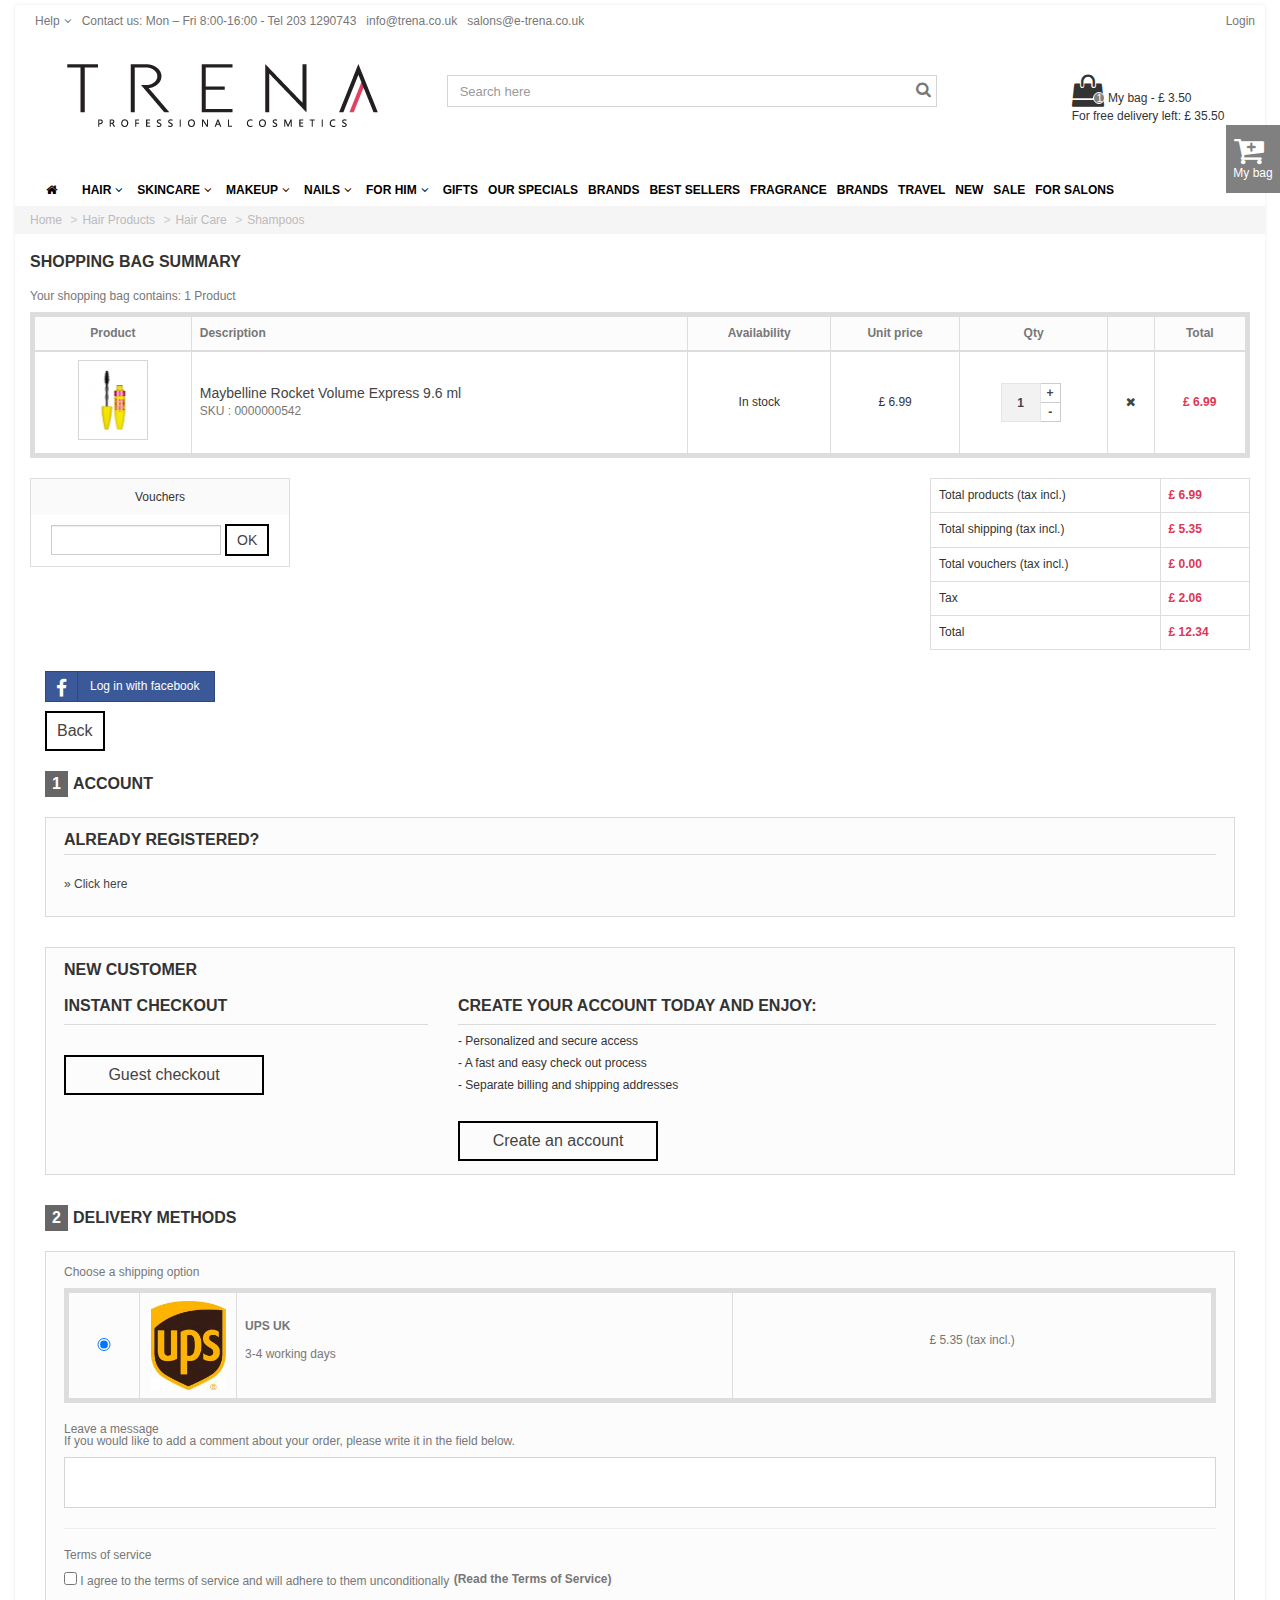
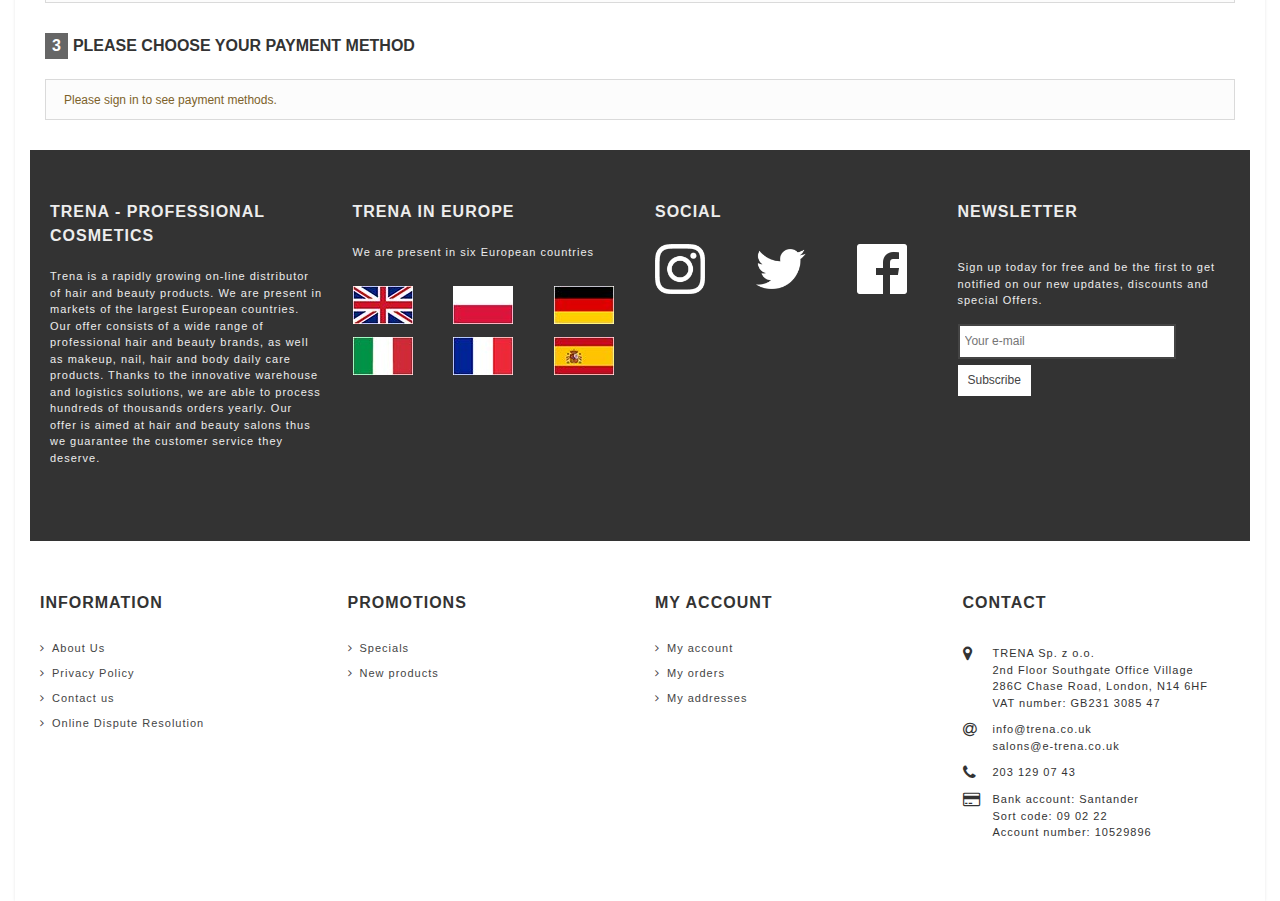
<file: trena/Pages/shopping-bag.html>
<!DOCTYPE html>
<html lang="en">
<head>
    <meta charset="UTF-8">
    <title>Title</title>
    <meta name="viewport" content="width=device-width, initial-scale=1">
    <link href="../../trena/skin/bootstrap.min.css" rel="stylesheet"/>
    <link href="../../trena/skin/fonts/bootstrap/bootstrap-social.css" rel="stylesheet"/>
    <link href="../../trena/skin/css/font-awesome.css" rel="stylesheet"/>
    <link href="../../trena/skin/css/font-awesome.min.css" rel="stylesheet"/>
    <link href="../../trena/stylesheets/screen.css" rel="stylesheet" type="text/css"/>
    <link href="../../trena/stylesheets/print.css" rel="stylesheet" type="text/css"/>
    <!--[if IE]>
    <link href="../../trena/stylesheets/ie.css" media="screen, projection" rel="stylesheet" type="text/css"/>
    <![endif]-->
    <!--<link href="/stylesheets/styles.css" rel="stylesheet" type="text/css"/>-->
    <link href="../../trena/sass/styles.css" rel="stylesheet" type="text/css"/>


</head>
<body id="site-index" class="container" onscroll="fixedMainMenu()">
<div id="modal"></div>
<header>
    <div class="element_to_pop_up">
        <a class="b-close"><i class="fa fa-remove"></i></a>
        <div class="popup_cart_block">
            <div class="cart_block_list">
                <div class="products">
                    <div data-id="cart_block_product" class="clearfix">
                        <a class="cart_images" href="#" title="Maybelline Rocket Volume Express 9.6 ml"><img
                                src="../../trena/skin/images/products/mascara-colossal-volum-express-go-extreme-maybelline-noir.jpg"
                                alt="Maybelline Rocket Volume Express 9.6 ml"></a>
                        <a class="cart_block_product_name" href="#" title="Maybelline Rocket Volume Express 9.6 ml">Maybelline
                            Rocket Volume Express 9.6 ml</a>
                    </div>
                </div>
                <div id="pro_added_success" class="success">Product successfully added to your shopping cart</div>

                <div class="layer_details">
                    <div class="layer_popup_cart">
                        <span>There are&nbsp;<span>1&nbsp;</span>products in your cart.</span>
                    </div>
                    <div class="layer_popup_cart">
                        <span>Total products&nbsp;(tax incl.)</span>
                        <span class="cart_price">£ 77.61</span>
                    </div>
                    <div class="layer_popup_cart">
                        <span>Total with shipping&nbsp;(tax incl.)</span>
                        <span class="cart_price">£ 77.61</span>
                    </div>
                </div>
                <div class="buttons_container row">
                    <div class="col-xxs-12 col-xs-12 col-md-6">
            <span class="btn btn-default btn-bootstrap" title="Back">
                Back
            </span>
                    </div>
                    <div class="col-xxs-12 col-xs-12 col-md-6 btn_checkout_container">
                        <a class="btn btn-default btn-bootstrap" href="../../trena/Pages/product-details-page.html"
                           title="Proceed to checkout" rel="nofollow">
                            Checkout
                        </a>
                    </div>
                </div>
            </div>
        </div>
    </div>
    <!-- /Element to pop up -->
    <!-- Contact us top header -->
    <section class="row top_information_links">
        <ul class="menu info_block hidden-xs hidden-sm">
            <li><h2>Help<i class="fa fa-angle-down" aria-hidden="true"></i></h2>
                <ul class="submenu">
                    <li class="border_bottom_links"><a href='../../trena/Pages/returns-payment-delivery.html'>Returns &
                        Payment Delivery</a></li>
                    <li><a href='../../trena/Pages/contact-us.html'>Contact us</a></li>
                </ul>
            </li>
        </ul>
        <ul class="info_block hidden-xs hidden-sm">
            <li><a href="#">Contact us: Mon – Fri 8:00-16:00 - Tel 203
                1290743</a></li>
        </ul>
        <ul class="info_block hidden-xs hidden-sm">
            <li><a href="#">info@trena.co.uk</a></li>
        </ul>
        <ul class="info_block">
            <li><a href="#">salons@e-trena.co.uk</a></li>
        </ul>
        <ul class="info_block login_site pull-right">
            <li>
                <a class="header_login_item"
                   href="../../trena/Pages/login.html"><span class="header_item">Login</span></a>
            </li>
        </ul>
    </section>
    <!-- middle header container (logo, search, my bag) -->
    <section class="middle_container">
        <div class="row">
            <div class="logo_left col-md-4 text-center">
                <a class="logo_brand" href="../../index.html"><img
                        src="../../trena/skin/images/e-trenacouk-1451293131-6.jpg" alt="Trena"/></a>
            </div>
            <!-- Mobile navigition menu -->
            <div class="mob_menu hidden-md hidden-lg col-sm-4 col-xs-4">
                <div id="mySidenav" class="sidenav">
                    <a href="#" class="closebtn" onclick="closeNav()"><i class="fa fa-angle-left"></i></a>
                    <aside class="column_block mobile_main_sidebar">
                        <h3 class="title_block"><span>Menu</span></h3>
                        <!--menu 2 -->
                        <div class="block_mob_content_menu">
                            <div class="group_list_mobile">
                                <a href="#open_group_list_2_1r" class="list_group_item open_close"
                                   data-toggle="collapse">
                                    Hair
                                    <i class="fa fa-plus "></i>
                                </a>
                                <!--submenu 2-1 -->
                                <div class="group_box_list collapse" id="open_group_list_2_1r">
                                    <a href="#open_submenu2_2r" data-toggle="collapse" class="open_close">
                                        Shampoos<i class="fa fa-plus "></i></a>
                                    <!--submenu 2-2 -->
                                    <div class="collapse open_indoor" id="open_submenu2_2r">
                                        <a href="#open_submenu2_3r" data-toggle="collapse" class="open_close">
                                            Conditioners<i class="fa fa-plus "></i>
                                        </a>
                                    </div>
                                    <!--submenu 2-3 -->
                                    <div class="collapse open_submenu_lvl3" id="open_submenu2_3r">
                                        <a href="#"><p>Product</p></a>
                                        <a href="#"><p>Product</p></a>
                                        <a href="#"><p>Product</p></a>
                                    </div>
                                </div>
                            </div>
                        </div>
                        <!--menu 3 -->
                        <div class="block_mob_content_menu">
                            <div class="group_list_mobile">
                                <a href="#open_group_list_3_1b" class="list_group_item open_close"
                                   data-toggle="collapse">
                                    Skincare
                                    <i class="fa fa-plus "></i>
                                </a>
                                <!--submenu 3-1 -->
                                <div class="group_box_list collapse" id="open_group_list_3_1b">
                                    <a href="#open_submenu3_2b" data-toggle="collapse" class="open_close">
                                        Make-up Removal<i class="fa fa-plus "></i></a>
                                    <!--submenu 3-2 -->
                                    <div class="collapse open_indoor" id="open_submenu3_2b">
                                        <a href="#open_submenu3_3b" data-toggle="collapse" class="open_close">
                                            Sets<i class="fa fa-plus "></i>
                                        </a>
                                    </div>
                                    <!--submenu 3-3 -->
                                    <div class="collapse open_submenu_lvl3" id="open_submenu3_3b">
                                        <a href="#"><p>Product</p></a>
                                        <a href="#"><p>Product</p></a>
                                        <a href="#"><p>Product</p></a>
                                    </div>
                                </div>
                            </div>
                        </div>
                    </aside>
                </div>
                <span class="mobile_menu_btn" onclick="openNav()">&#9776;
                    Menu</span>
            </div>

            <div class="header_top_right col-md-5 col-sm-4 col-xs-5">
                <form class="stylish-input-group">
                    <input type="text"
                           class="form-control search_field_header"
                           placeholder="Search here"/>
                    <button type="submit"
                            name="submit_search"
                            class="button-search button_search_header">
                        <i class="fa fa-search"></i></button>
                </form>
            </div>

            <div id="top_my_bag" class="top_my_bag col-sm-3 col-md-offset-1 col-md-2 col-xs-3">
                <!-- popup my bag -->
                <div class="popup_my_bag info_block hidden-xs hidden-sm">
                    <div class="popup_content_my_bag">
                        <div class="cart_block">
                            <div class="cart_block_list">
                                <div class="products">
                                    <div data-id="cart_block_product" class="clearfix">
                                        <a class="cart_images"
                                           href="#" title="Maybelline Rocket Volume Express 9.6 ml"><img
                                                src="../../trena/skin/images/products/mascara-colossal-volum-express-go-extreme-maybelline-noir.jpg"
                                                alt="Maybelline Rocket Volume Express 9.6 ml"></a>

                                        <span class="quantity_formated"><span class="quantity">1</span>x</span><a
                                            class="cart_block_product_name" href="#"
                                            title="Maybelline Rocket Volume Express 9.6 ml">Maybelline Rocket...</a>
                                        <span class="price_mob_cart">£ 6.99<i class="fa fa-remove"></i></span>
                                    </div>
                                </div>

                                <div class="cart_prices">
                                    <div class="cart_prices_line first-line">
                                        <span class="price_mob_cart">£ 5.35</span>
                                        <span>Shipping</span>
                                    </div>

                                    <div class="cart_prices_line">
                                        <span class="price_mob_cart">£ 2.06</span>
                                        <span>Tax</span>
                                    </div>

                                    <div class="cart_prices_line last-line">
                                        <span class="price_mob_cart cart_block_total">£ 12.34</span>
                                        <span>Total</span>
                                    </div>
                                    <p>Prices are tax included</p>
                                </div>
                                <div class="row">
                                    <div class="col-xs-6">
                                        <a class="btn_mob_cart btn_site_default"
                                           href="../../trena/Pages/product-details-page.html" title="Checkout"
                                           rel="nofollow">
                                            Checkout</a>
                                    </div>
                                </div>
                            </div>
                        </div>
                    </div>

                </div>
                <!-- /popup my bag -->
                <div class="quantity_bag"><span class="quantity_number">1</span></div>
                <i class="fa fa-shopping-bag fa-2x" aria-hidden="true"></i>
                <span class="sum_in_bag">My bag - £ 3.50</span><br>
                <span class="sum_in_bag">For free delivery left: £ 35.50</span>
            </div>

            <div class="right_bag_wrap hidden-sm">
                <a class="right_fix_shop_cart open_bt" href="#" onclick="openCart()">
                    <i class="fa fa-cart-plus fa-2x" aria-hidden="true"></i>
                    <p>My bag</p>
                </a>
            </div>
            <div id="myCart" class="sidenav_cart">
                <a href="#" class="closebtn" onclick="closeCart()"><i class="fa fa-angle-right"></i></a>

                <div class="st_menu_title">
                    <h3 class="">Shopping bag</h3>
                    <a href="#" class="close_right_side_cart"></a>
                </div>
                <div class="cart_block">
                    <div class="cart_block_list">
                        <div class="products">
                            <div data-id="cart_block_product" class="clearfix">
                                <a class="cart_images"
                                   href="#" title="Maybelline Rocket Volume Express 9.6 ml"><img
                                        src="../../trena/skin/images/products/mascara-colossal-volum-express-go-extreme-maybelline-noir.jpg"
                                        alt="Maybelline Rocket Volume Express 9.6 ml"></a>

                                <span class="quantity_formated"><span class="quantity">1</span>x</span><a
                                    class="cart_block_product_name" href="#"
                                    title="Maybelline Rocket Volume Express 9.6 ml">Maybelline Rocket...</a>
                                <span class="price_mob_cart">£ 6.99<i class="fa fa-remove"></i></span>
                            </div>
                        </div>

                        <div class="cart_prices">
                            <div class="cart_prices_line first-line">
                                <span class="price_mob_cart">£ 5.35</span>
                                <span>Shipping</span>
                            </div>

                            <div class="cart_prices_line">
                                <span class="price_mob_cart">£ 2.06</span>
                                <span>Tax</span>
                            </div>

                            <div class="cart_prices_line last-line">
                                <span class="price_mob_cart cart_block_total ajax_block_cart_total">£ 12.34</span>
                                <span>Total</span>
                            </div>
                            <p>Prices are tax included</p>
                        </div>
                        <div class="shopping_bag_btns_container row">
                            <div class="col-xxs-6 col-xs-6 col-md-6">
                                <a href="#" onclick="closeCart()" class="btn btn_site_default mob_btn_shopping_cart b-close"
                                   title="Back">Back</a>
                            </div>
                            <div class="col-xxs-6 col-xs-6 col-md-6">
                                <a class="btn btn_site_default mob_btn_shopping_cart"
                                   href="../../trena/Pages/product-details-page.html"
                                   title="Proceed to checkout" rel="nofollow">Checkout</a>
                            </div>
                        </div>
                    </div>
                </div>
            </div>
        </div>
    </section><!--/middle header container-->

    <div class="row nav_container">
        <!-- desktop main Menu -->
        <nav id="navbar" class="col-md-12 nav_bar_menu hidden-sm hidden-xs">
            <ul class="elem_menu menu">
                <li><a href="#"><i class="fa fa-home icon_home"></i></a>

                    <!-- dropdown submenu for main menu -->

                    <div id="float_wind" class="row col-md-12 float_main_menu">
                        <div class="col-md-2">
                            <div class="float_menu_block">
                                <ul class="mu_level_1">
                                    <li class="ml_level_1">
                                        <a href="#" title="Hair Care" class="ma_level_1 ma_item title_block">Hair
                                            Care</a>
                                        <ul class="mu_level_2">
                                            <li class="ml_level_2">
                                                <a href="../../trena/Pages/products-page.html" title="Shampoos"
                                                   class="ma_level_2 ma_item ">Shampoos</a>
                                            </li>
                                            <li class="ml_level_2">
                                                <a href="../../trena/Pages/products-page.html" title="Conditioners"
                                                   class="ma_level_2 ma_item ">Conditioners</a>
                                            </li>
                                            <li class="ml_level_2">
                                                <a href="../../trena/Pages/products-page.html" title="Masks"
                                                   class="ma_level_2 ma_item ">Masks</a>
                                            </li>
                                            <li class="ml_level_2">
                                                <a href="../../trena/Pages/products-page.html" title="Treatments"
                                                   class="ma_level_2 ma_item ">Treatments</a>
                                            </li>
                                            <li class="ml_level_2">
                                                <a href="../../trena/Pages/products-page.html" title="Oils"
                                                   class="ma_level_2 ma_item ">Oils</a>
                                            </li>
                                            <li class="ml_level_2">
                                                <a href="../../trena/Pages/products-page.html" title="Silks and Serums "
                                                   class="ma_level_2 ma_item ">Silks
                                                    and Serums </a>
                                            </li>
                                            <li class="ml_level_2">
                                                <a href="../../trena/Pages/products-page.html" title="Fluids and Tonics"
                                                   class="ma_level_2 ma_item ">Fluids
                                                    and Tonics</a>
                                            </li>
                                            <li class="ml_level_2">
                                                <a href="../../trena/Pages/products-page.html" title="Care Sets"
                                                   class="ma_level_2 ma_item ">Care Sets</a>
                                            </li>
                                        </ul>
                                    </li>
                                </ul>
                            </div>
                        </div>
                        <div class="col-md-2">
                            <div class="float_menu_block">
                                <ul class="mu_level_1">
                                    <li class="ml_level_1">
                                        <a href="#" title="Hair Care" class="ma_level_1 ma_item title_block">Hair
                                            Care</a>
                                        <ul class="mu_level_2">
                                            <li class="ml_level_2">
                                                <a href="../../trena/Pages/products-page.html" title="Shampoos"
                                                   class="ma_level_2 ma_item ">Shampoos</a>
                                            </li>
                                            <li class="ml_level_2">
                                                <a href="../../trena/Pages/products-page.html" title="Conditioners"
                                                   class="ma_level_2 ma_item ">Conditioners</a>
                                            </li>
                                            <li class="ml_level_2">
                                                <a href="../../trena/Pages/products-page.html" title="Masks"
                                                   class="ma_level_2 ma_item ">Masks</a>
                                            </li>
                                            <li class="ml_level_2">
                                                <a href="../../trena/Pages/products-page.html" title="Oils"
                                                   class="ma_level_2 ma_item ">Oils</a>
                                            </li>
                                            <li class="ml_level_2">
                                                <a href="../../trena/Pages/products-page.html" title="Silks and Serums "
                                                   class="ma_level_2 ma_item ">Silks
                                                    and Serums </a>
                                            </li>
                                            <li class="ml_level_2">
                                                <a href="../../trena/Pages/products-page.html" title="Fluids and Tonics"
                                                   class="ma_level_2 ma_item ">Fluids
                                                    and Tonics</a>
                                            </li>
                                            <li class="ml_level_2">
                                                <a href="../../trena/Pages/products-page.html" title="Care Sets"
                                                   class="ma_level_2 ma_item ">Care Sets</a>
                                            </li>
                                        </ul>
                                    </li>
                                </ul>
                            </div>
                        </div>
                        <div class="col-md-2">
                            <div class="float_menu_block">
                                <ul class="mu_level_1">
                                    <li class="ml_level_1">
                                        <a href="#" title="Hair Care" class="ma_level_1 ma_item title_block">Hair
                                            Care</a>
                                        <ul class="mu_level_2">
                                            <li class="ml_level_2">
                                                <a href="../../trena/Pages/products-page.html" title="Shampoos"
                                                   class="ma_level_2 ma_item ">Shampoos</a>
                                            </li>
                                            <li class="ml_level_2">
                                                <a href="../../trena/Pages/products-page.html" title="Conditioners"
                                                   class="ma_level_2 ma_item ">Conditioners</a>
                                            </li>
                                            <li class="ml_level_2">
                                                <a href="../../trena/Pages/products-page.html" title="Masks"
                                                   class="ma_level_2 ma_item ">Masks</a>
                                            </li>
                                            <li class="ml_level_2">
                                                <a href="../../trena/Pages/products-page.html" title="Treatments"
                                                   class="ma_level_2 ma_item ">Treatments</a>
                                            </li>
                                            <li class="ml_level_2">
                                                <a href="../../trena/Pages/products-page.html" title="Oils"
                                                   class="ma_level_2 ma_item ">Oils</a>
                                            </li>
                                            <li class="ml_level_2">
                                                <a href="../../trena/Pages/products-page.html" title="Silks and Serums "
                                                   class="ma_level_2 ma_item ">Silks
                                                    and Serums </a>
                                            </li>
                                            <li class="ml_level_2">
                                                <a href="../../trena/Pages/products-page.html" title="Fluids and Tonics"
                                                   class="ma_level_2 ma_item ">Fluids
                                                    and Tonics</a>
                                            </li>
                                            <li class="ml_level_2">
                                                <a href="../../trena/Pages/products-page.html" title="Care Sets"
                                                   class="ma_level_2 ma_item ">Care Sets</a>
                                            </li>
                                        </ul>
                                    </li>
                                </ul>
                            </div>
                        </div>
                        <div class="col-md-2">
                            <div class="float_menu_block">
                                <ul class="mu_level_1">
                                    <li class="ml_level_1">
                                        <a href="#" title="Hair Care" class="ma_level_1 ma_item title_block">Hair
                                            Care</a>
                                        <ul class="mu_level_2">
                                            <li class="ml_level_2">
                                                <a href="../../trena/Pages/products-page.html" title="Shampoos"
                                                   class="ma_level_2 ma_item ">Shampoos</a>
                                            </li>
                                            <li class="ml_level_2">
                                                <a href="../../trena/Pages/products-page.html" title="Conditioners"
                                                   class="ma_level_2 ma_item ">Conditioners</a>
                                            </li>
                                            <li class="ml_level_2">
                                                <a href="../../trena/Pages/products-page.html" title="Masks"
                                                   class="ma_level_2 ma_item ">Masks</a>
                                            </li>
                                            <li class="ml_level_2">
                                                <a href="../../trena/Pages/products-page.html" title="Treatments"
                                                   class="ma_level_2 ma_item ">Treatments</a>
                                            </li>
                                            <li class="ml_level_2">
                                                <a href="../../trena/Pages/products-page.html" title="Oils"
                                                   class="ma_level_2 ma_item ">Oils</a>
                                            </li>
                                            <li class="ml_level_2">
                                                <a href="../../trena/Pages/products-page.html" title="Silks and Serums "
                                                   class="ma_level_2 ma_item ">Silks
                                                    and Serums </a>
                                            </li>
                                            <li class="ml_level_2">
                                                <a href="../../trena/Pages/products-page.html" title="Fluids and Tonics"
                                                   class="ma_level_2 ma_item ">Fluids
                                                    and Tonics</a>
                                            </li>
                                            <li class="ml_level_2">
                                                <a href="../../trena/Pages/products-page.html" title="Care Sets"
                                                   class="ma_level_2 ma_item ">Care Sets</a>
                                            </li>
                                        </ul>
                                    </li>
                                </ul>
                            </div>
                        </div>
                    </div>

                    <!-- /dropdown submenu for main menu -->

                </li>
                <li><a class="show_el" id="a1" href=#>HAIR<i class="fa fa-angle-down"></i></a>
                </li>
                <li><a href="#" class="show_el">SKINCARE<i class="fa fa-angle-down" aria-hidden="true"></i></a>
                </li>
                <li><a href="#" class="show_el">MAKEUP<i class="fa fa-angle-down" aria-hidden="true"></i></a>
                </li>
                <li><a href="#" class="show_el">NAILS<i class="fa fa-angle-down" aria-hidden="true"></i></a>
                </li>
                <li><a href="#" class="show_el">FOR HIM<i class="fa fa-angle-down" aria-hidden="true"></i></a>
                </li>
                <li>
                    <a href="#">GIFTS</a>
                </li>
                <li>
                    <a href="#">OUR SPECIALS</a>
                </li>
                <li>
                    <a href="#">BRANDS</a>
                </li>
                <li>
                    <a href="#">BEST SELLERS</a>
                </li>
                <li>
                    <a href="#">FRAGRANCE</a>
                </li>
                <li>
                    <a href="#">BRANDS</a>
                </li>
                <li>
                    <a href="#">TRAVEL</a>
                </li>
                <li>
                    <a href="#">NEW</a>
                </li>
                <li>
                    <a href="#">SALE</a>
                </li>
                <li>
                    <a href="#">FOR SALONS</a>
                </li>
            </ul>
        </nav>
    </div>

</header>
<section class="row">
    <div class="col-xs-12 clearfix breadcrumb_container">
        <ul class="breadcrumb breadcrumb_ul">
            <li><a href="#">Home</a></li>
            <li><a href="#">Hair Products</a></li>
            <li><a href="#">Hair Care</a></li>
            <li><a href="#">Shampoos</a></li>
        </ul>
    </div>
</section>
<main class="shopping_cart_container container-fluid">
    <section class="row">
        <h2 class="title_block">
            SHOPPING BAG SUMMARY
        </h2>
        <div class="shopping_bag_contains">
            <p>Your shopping bag contains: 1 Product</p>
        </div>
        <table class="table table-bordered resp_table stock-management-on">
            <thead>
            <tr>
                <th class="cart_product item">Product</th>
                <th class="cart_description item">Description</th>
                <th class="cart_avail item text-center">Availability</th>
                <th class="cart_unit item text-right">Unit price</th>
                <th class="cart_quantity item text-center">Qty</th>
                <th class="cart_delete item"></th>
                <th class="cart_total item text-right">Total</th>
            </tr>
            </thead>
            <tbody>
            <tr class="cart_item last_item even first_item">
                <td class="cart_product" data-title="Product">
                    <div class="mobile_table_content text-center">
                        <a href="#"><img
                                src="../../trena/skin/images/products/mascara-colossal-volum-express-go-extreme-maybelline-noir.jpg"
                                alt="Maybelline Rocket Volume Express 9.6 ml"></a>
                    </div>
                </td>
                <td class="cart_description" data-title="Description">
                    <div class="mobile_table_content description_shopping_table">
                        <p class="s_title_block">
                            <a href="#">Maybelline
                                Rocket Volume Express 9.6 ml</a></p>
                        <div class="cart_ref">SKU : 0000000542</div>
                    </div>
                </td>
                <td class="cart_avail" data-title="Availability">
                    <div class="mobile_table_content">
                        <p>In stock</p>
                    </div>
                </td>
                <td class="cart_unit" data-title="Unit price">
                    <div class="mobile_table_content">
                        <ul class="price" id="product_price">
                            <li class="price">£ 6.99</li>
                        </ul>
                    </div>
                </td>

                <td class="cart_quantity" data-title="Qty">
                    <div class="mobile_table_content">
                        <div class="quantity_cart_box">
                            <p class="quantity_wanted_p">
								<span class="quantity_input_wrap">
									<a href="#" class="product_quantity_down">-</a>
									<input type="text" class="text" value="1">
									<a href="#" class="product_quantity_up">+</a>
								</span>
                            </p>
                        </div>
                    </div>
                </td>
                <td class="cart_delete text-center" data-title="Delete">
                    <div class="mobile_table_content">
                        <div>
                            <a rel="nofollow" title="Delete" class="cart_quantity_delete">
                                <i class="fa fa-remove"></i></a>
                        </div>
                    </div>
                </td>
                <td class="cart_total" data-title="Total">
                    <div class="mobile_table_content">
                        <span class="price" id="total_product_price_4615_0_0">£ 6.99</span>
                    </div>
                </td>
            </tr>
            </tbody>
        </table>

    </section>
    <section>
        <div class="clearfix">
            <div class="cart_voucher_container row">
                <div class="cart_voucher col-xs-12 col-md-4">
                    <form action="#" method="post" id="voucher">
                        <fieldset>
                            <p class="cart_voucher_title">Vouchers</p>
                            <input type="text" class="discount_name form-control" id="discount_name"
                                   name="discount_name" value="">
                            <input type="hidden" name="submitDiscount">
                            <button type="submit" name="submitAddDiscount" class="btn btn_site_default">OK</button>
                        </fieldset>
                    </form>
                </div>
                <table class="table table-bordered table_total col-xs-12 col-md-6">
                    <tbody>
                    <tr class="cart_total_price">
                        <td class="text_small_table">Total products (tax incl.)</td>
                        <td class="price" id="total_product">£ 6.99</td>
                    </tr>
                    <tr class="cart_total_delivery">
                        <td class="text_small_table">Total shipping (tax incl.)</td>
                        <td class="price" id="total_shipping">£ 5.35</td>
                    </tr>
                    <tr class="cart_total_voucher unvisible">
                        <td class="text_small_table">
                            Total vouchers (tax incl.)
                        </td>
                        <td class="price-discount price" id="total_discount">
                            £ 0.00
                        </td>
                    </tr>
                    <tr class="cart_total_tax">
                        <td class="text_small_table">Tax</td>
                        <td class="price" id="total_tax">£ 2.06</td>
                    </tr>
                    <tr class="cart_total_price">
                        <td class="total_price_container text_small_table">
                            <span>Total</span>
                        </td>
                        <td class="price" id="total_price_container">
                            <span id="total_price">£ 12.34</span>
                        </td>
                    </tr>
                    </tbody>
                </table>
            </div>
            <div class="info_block btn_facebook_shopping_cart">
                <div><a class="btn btn-block btn-social btn-facebook btn_facebook">
                    <span class="fa fa-facebook"></span>Log in with facebook</a></div>
            </div>
        </div>
        <div class="shopping_cart_back">
            <button class="btn_site_default">
                <span>Back</span>
            </button>
        </div>
    </section>
    <section class="shopping_cart_account">
        <h2 class="title_block"><span class="buy_step">1</span>Account</h2>

        <form action="#" method="post" class="box_account">
            <fieldset>
                <h2 class="form_account title_block">Already registered?</h2>
                <p><a href="#openLoginFormBlock" data-toggle="collapse">» Click here</a></p>
                <div id="openLoginFormBlock" class="login_form_content collapse">
                    <!-- if error return block -->
                    <div id="opc_login_errors" class="alert alert-danger"></div>
                    <!-- /error return block -->
                    <p class="form-group">
                        <label for="login_email">Email address</label>
                        <input type="text" class="form-control validate" id="login_email" name="email"
                               data-validate="isEmail">
                    </p>
                    <p class="form-group">
                        <label for="login_password">Password</label>
                        <input class="form-control" type="password" id="login_password" name="login_password">
                    </p>
                    <a class="password">Forgot your password?</a>
                    <p>
                        <input type="hidden" class="hidden" name="back">
                        <button type="submit" name="SubmitLogin" class="btn_site_default">Sign in</button>
                    </p>
                </div>
            </fieldset>
        </form>
        <form action="#" method="post" class="new_account_form" autocomplete="on">
            <fieldset>
                <div class="box_new_account">
                    <h2 class="title_block">New Customer</h2>
                    <div class="row">
                        <div class="col-xs-12 col-md-4">
                            <p class="title_shopping_cart title_block">Instant checkout</p>
                            <a class="guest_checkout" href="#open_new_account_form" data-toggle="collapse">
                                <div class="btn_site_default" id="opc_guestCheckout">Guest checkout
                                </div>
                            </a>
                        </div>
                        <div class="col-xs-12 col-md-8">
                            <p class="create_account_today title_shopping_cart title_block">Create your account today
                                and enjoy:</p>
                            <ul class="bullet">
                                <li>- Personalized and secure access</li>
                                <li>- A fast and easy check out process</li>
                                <li>- Separate billing and shipping addresses</li>
                            </ul>
                            <a class="guest_checkout" href="#open_new_account_form" data-toggle="collapse">
                                <div class="btn_site_default" id="opc_createAccount">Create an
                                    account
                                </div>
                            </a>
                        </div>
                    </div>
                    <div id="open_new_account_form" class="unvisible collapse">
                        <div class="row btn_facebook_shopping_cart">
                            <div class="info_block btn_facebook_login">
                                <a class="btn btn-block btn-social btn-facebook btn_facebook">
                                    <span class="fa fa-facebook"></span>Log in with facebook</a>
                            </div>
                        </div>

                        <!-- Error return block -->
                        <div id="opc_account_errors" class="alert alert-danger" style="display:none;"></div>
                        <!-- END Error return block -->

                        <!-- Account -->
                        <div class="required text form-group">
                            <label for="email">Email <sup>*</sup></label>
                            <input type="text" class="text form-control validate" id="email" name="email">
                        </div>
                        <div class="required password is_customer_param form-group">
                            <label for="passwd">Password <sup>*</sup></label>
                            <input type="password" class="text form-control validate" name="passwd" id="passwd">
                            <p class="form_info">(five characters min.)</p>
                        </div>

                        <div class="required form-group">
                            <label for="firstname">First name <sup>*</sup></label>
                            <input type="text" class="form-control validate" id="customer_firstname"
                                   name="customer_firstname" value="">
                        </div>
                        <div class="required form-group">
                            <label for="lastname">Last name <sup>*</sup></label>
                            <input type="text" class="form-control validate" id="customer_lastname"
                                   name="customer_lastname" value="">
                        </div>

                        <div class="checkbox_block">
                            <label for="sing_up"><input type="checkbox" id="sing_up">Sign up for our newsletter!</label>
                        </div>
                        <div class="checkbox_block">
                            <label for="receive_sp"><input type="checkbox" id="receive_sp">Receive special offers from
                                our
                                partners!</label>
                        </div>
                        <h3>Delivery address</h3>
                        <div class="required form-group">
                            <label for="firstname">First name <sup>*</sup></label>
                            <input type="text" class="form-control validate" id="firstname" name="firstname" value="">
                        </div>
                        <div class="required form-group">
                            <label for="lastname">Last name <sup>*</sup></label>
                            <input type="text" class="form-control validate" id="lastname" name="lastname" value="">
                        </div>
                        <div class="form-group">
                            <label for="company">Company</label>
                            <input type="text" class="form-control validate" id="company" name="company" value="">
                        </div>

                        <div class="required form-group">
                            <label for="address1">Address <sup>*</sup></label>
                            <input type="text" maxlength="50" class="form-control validate" name="address1"
                                   id="address1" value="">
                        </div>
                        <div class="form-group">
                            <label for="address2">Address (Line 2)</label>
                            <input type="text" maxlength="50" class="text form-control validate" name="address2"
                                   id="address2" data-validate="isAddress" value="">
                        </div>
                        <div class="required form-group">
                            <label>Zip/Postal code <sup>*</sup></label>
                            <input type="text" class="form-control validate " name="postcode" value="">
                        </div>
                        <div class="required form-group">
                            <label for="city">City <sup>*</sup></label>
                            <input type="text" class="form-control validate" name="city" id="city" value="">
                        </div>
                        <div class="required select form-group">
                            <label for="id_country">Country <sup>*</sup></label>
                            <div class="selector" id="uniform-id_country"><select multiple name="id_country" id="id_country"
                                                                                  class="form-control">
                                <option selected="selected">UNITED KINGDOM</option>
                                <option selected="selected">UKRAINE</option>
                                <option selected="selected">USA</option>
                            </select></div>
                        </div>

                        <div class="form-group is_customer_param">
                            <label class="additional_form" for="other">Additional information</label>
                            <textarea class="form-control" name="other" id="other" cols="26" rows="7"></textarea>
                        </div>
                        <p class="inline-infos required is_customer_param">You must register at least one phone
                            number.</p>
                        <div class="form-group is_customer_param">
                            <label for="phone">Home phone</label>
                            <input type="text" class="text form-control validate" name="phone" id="phone" value="">
                        </div>
                        <div class="required form-group">
                            <label for="phone_mobile">Mobile phone <sup>*</sup></label>
                            <input type="text" class="form-control validate" name="phone_mobile" id="phone_mobile" value="">
                        </div>
                        <input type="hidden" name="alias" id="alias" value="My address">

                        <div class="checkbox_block">
                            <label for="use_another"><input type="checkbox" id="use_another">Please use another address
                                for invoice</label>
                        </div>

                        <div class="submit btn-add-save clearfix">
                            <p class="inline-infos">
                                <sup>*</sup>Required field
                            </p>
                            <button type="submit" class="btn btn_site_default">Save</button>
                        </div>
                        <!-- END Account -->
                    </div>
                </div>
            </fieldset>
        </form>
    </section>
    <h2 class="title_block"><span class="buy_step">2</span>DELIVERY METHODS</h2>
    <section class="delivery_methods_container box_new_account">
        <div id="opc_delivery_methods" class="opc-main-block">
            <div class="order_carrier_content box_account">
                <div class="delivery_options_address">
                    <p class="carrier_title">
                        Choose a shipping option
                    </p>
                    <div class="delivery_options">
                        <div class="delivery_option item">
                            <div>
                                <table class="resume table table-bordered resp_table">
                                    <tbody>
                                    <tr>
                                        <td class="delivery_option_radio">
                                            <div class="radio" id="uniform-delivery_option">
                                                <span class="checked">
                                                    <input id="delivery_option" class="delivery_option_radio"
                                                           type="radio" name="delivery_option" checked="checked">
                                                </span>
                                            </div>
                                        </td>
                                        <td class="delivery_option_logo">
                                            <img src="../../trena/skin/images/268.jpg" alt="UPS UK">
                                        </td>
                                        <td class="description_shopping_table">
                                            <p><strong>UPS UK</strong></p>
                                            <p>3-4 working days</p>
                                        </td>
                                        <td class="delivery_option_price">
                                            <div class="delivery_option_price">
                                                <p>£ 5.35 (tax incl.)</p>
                                            </div>
                                        </td>
                                    </tr>
                                    </tbody>
                                </table>
                            </div>
                        </div>
                    </div>
                </div> <!-- end delivery_options_address -->

                <div class="delivery_leave_message">
                    <p>Leave a message</p>
                    <p class="carrier_title">If you would like to add a comment about your order, please write it in the field below.</p>
                    <textarea class="form-control" cols="120" rows="2" name="message" id="message"></textarea>
                </div>

                <hr style="">
                <p class="carrier_title">Terms of service</p>
                <div class="checkbox_block">
                    <label for="term_service">
                        <input type="checkbox" id="term_service">
                        I agree to the terms of service and will adhere to them unconditionally</label>
                    <a href="#">(Read the Terms of Service)</a>
                </div>
            </div> <!-- end delivery_options_address -->
        </div>
    </section>
    <section class="payment_method_container">
        <h2 class="title_block"><span class="buy_step">3</span>PLEASE CHOOSE YOUR PAYMENT METHOD</h2>
        <div class="box_new_account">
            <p>Please sign in to see payment methods.</p>
        </div>
    </section>

</main>

<!-- FOOTER-->
<footer>
    <!--Top black part of footer-->
    <section id="footer-top">
        <div class="row">
            <div class="about_block col-xs-12 col-sm-3">
                <div class="row">
                    <h3 class="title_block panel-title col-xs-11" id="headingOne">TRENA - PROFESSIONAL COSMETICS</h3>
                    <a class="btn collapse-button collapsed visible-xs col-xs-1 open_close"
                       data-toggle="collapse"
                       data-parent="#accordion" href="#collapseOne" aria-expanded="false"
                       aria-controls="collapseOne"><i class="fa fa-plus"></i></a>
                </div>
                <div class="footer_block_content">
                    <div id="collapseOne" class="js-collapsible collapse in" role="tabpanel"
                         aria-labelledby="headingOne">
                        <p>Trena is a rapidly growing on-line distributor of hair and beauty products. We are
                            present in
                            markets of the largest European countries. Our offer consists of a wide range of
                            professional hair and beauty brands, as well as makeup, nail, hair and body daily
                            care
                            products. Thanks to the innovative warehouse and logistics solutions, we are able to
                            process
                            hundreds of thousands orders yearly. Our offer is aimed at hair and beauty salons
                            thus
                            we
                            guarantee the customer service they deserve.</p>
                    </div>
                </div>
            </div>
            <hr class="visible-xs mobile_white_line">
            <!--End - About Block-->

            <!--Block with flags-->
            <div class="flags_block col-xs-12 col-sm-3">
                <div class="row">
                    <h3 class="title_block panel-title col-xs-11" id="headingTwo">TRENA IN EUROPE</h3>
                    <a class="btn collapse-button collapsed visible-xs col-xs-1 open_close" data-toggle="collapse"
                       data-parent="#accordion" href="#collapseTwo" aria-expanded="false"
                       aria-controls="collapseTwo"><i class="fa fa-plus"></i></a>
                </div>
                <div class="footer_block_content">
                    <div id="collapseTwo" class="js-collapsible collapse in" role="tabpanel"
                         aria-labelledby="headingTwo">
                        <p>We are present in six European countries</p>
                        <div class="row flag_container">
                            <div class="col-xs-4">
                                <a href="#" target="_blank">
                                    <img src="../../trena/skin/images/CO-UK.JPG" alt="flag-image"></a>
                            </div>
                            <div class="col-xs-4">
                                <a href="#" target="_blank">
                                    <img src="../../trena/skin/images/PL.JPG" alt="flag-image"></a>
                            </div>
                            <div class="col-xs-4">
                                <a href="#" target="_blank">
                                    <img src="../../trena/skin/images/DE.JPG" alt="flag-image"></a>
                            </div>
                        </div>
                        <div class="row flag_container">
                            <div class="col-xs-4">
                                <a href="#" target="_blank">
                                    <img src="../../trena/skin/images/IT.JPG" alt="flag-image"></a>
                            </div>
                            <div class="col-xs-4">
                                <a href="#" target="_blank">
                                    <img src="../../trena/skin/images/FR.JPG" alt="flag-image"></a>
                            </div>
                            <div class="col-xs-4">
                                <a href="#" target="_blank">
                                    <img src="../../trena/skin/images/ES.JPG" alt="flag-image"></a>
                            </div>
                        </div>
                    </div>
                </div>
            </div>
            <hr class="visible-xs mobile_white_line">
            <!--End - Block with flags-->

            <!--Social accounts block-->
            <div class="social_accounts_block col-xs-12 col-sm-3">
                <div class="row">
                    <h3 class="title_block panel-title col-xs-11" id="headingThree">SOCIAL</h3>
                    <a class="btn collapse-button collapsed visible-xs col-xs-1 open_close" data-toggle="collapse"
                       data-parent="#accordion" href="#collapseThree" aria-expanded="false"
                       aria-controls="collapseThree"><i class="fa fa-plus"></i>
                    </a>
                </div>
                <div id="collapseThree" class="js-collapsible collapse in" role="tabpanel"
                     aria-labelledby="headingThree">
                    <div class="row footer_social_links">
                        <div class="col-xs-4">
                            <a href="#" target="_blank">
                                <img src="../../trena/skin/images/instagram.png" alt="social-network-image"></a>
                        </div>
                        <div class="col-xs-4">
                            <a href="#" target="_blank">
                                <img src="../../trena/skin/images/twitter.png" alt="social-network-image"></a>
                        </div>
                        <div class="col-xs-4">
                            <a href="#" target="_blank">
                                <img src="../../trena/skin/images/faceboook.png" alt="social-network-image"></a>
                        </div>
                    </div>
                </div>
            </div>
            <hr class="visible-xs mobile_white_line">
            <!--End - Social accounts block-->

            <!-- Newsletter block-->
            <div class="newsletter_block col-xs-12 col-sm-3">
                <div class="row">
                    <h3 class="title_block panel-title col-xs-11" id="headingFour">Newsletter</h3>
                    <a class="btn collapse-button collapsed visible-xs col-xs-1 open_close" data-toggle="collapse"
                       data-parent="#accordion" href="#collapseFour" aria-expanded="false"
                       aria-controls="collapseFour"><i class="fa fa-plus"></i></a>
                </div>
                <div id="collapseFour" class="js-collapsible collapse in" role="tabpanel"
                     aria-labelledby="headingFour">
                    <div class="footer_block_content">
                        <form action="//e-trena.co.uk/" method="post">
                            <div class="form-group">
                                <div class="footer_block_content">
                                    <p>Sign up today for free and be the first to get notified on our new
                                        updates,
                                        discounts and special Offers.</p>
                                </div>
                                <input class="newsletter_input" id="newsletter-input" type="text"
                                       name="email" size="18" value="" placeholder="Your e-mail"><br>
                                <button type="submit" class="btn btn-primary btn_subscribe">
                                    Subscribe
                                </button>
                            </div>
                        </form>
                    </div>
                </div>
            </div>
            <hr class="visible-xs mobile_white_line">
            <!--End - Newsletter block-->
        </div>
    </section>
    <!--End - Top black part of footer-->

    <!--Bottom white part of footer-->
    <section id="footer-bottom">
        <div class="row">
            <!-- Information footer block -->
            <div class="links_footer col-xs-12 col-sm-3">
                <div class="row">
                    <h3 class="title_block panel-title col-xs-11" id="headingFive">INFORMATION</h3>
                    <a class="btn collapse-button collapsed visible-xs col-xs-1 open_close" data-toggle="collapse"
                       data-parent="#accordion" href="#collapseFive" aria-expanded="false"
                       aria-controls="collapseFive"><i class="fa fa-plus"></i></a>
                </div>
                <div id="collapseFive" class="js-collapsible collapse in" role="tabpanel"
                     aria-labelledby="headingFive">
                    <ul class="links_list">
                        <li>
                            <a href="#">About Us</a>
                        </li>
                        <li>
                            <a href="#">Privacy Policy</a>
                        </li>
                        <li>
                            <a href="#">Contact us</a>
                        </li>
                        <li>
                            <a href="#">Online Dispute Resolution</a>
                        </li>
                    </ul>
                </div>
            </div>

            <hr class="visible-xs mobile_grey_line">
            <!-- End - Information footer block -->

            <!-- Promotions footer block-->
            <div class="links_footer col-xs-12 col-sm-3">
                <div class="row">
                    <h3 class="title_block panel-title col-xs-11" id="headingSix">PROMOTIONS</h3>
                    <a class="btn collapse-button collapsed visible-xs col-xs-1 open_close" data-toggle="collapse"
                       data-parent="#accordion" href="#collapseSix" aria-expanded="false"
                       aria-controls="collapseSix"><i class="fa fa-plus"></i></a>
                </div>
                <div id="collapseSix" class="js-collapsible collapse in" role="tabpanel"
                     aria-labelledby="headingSix">
                    <ul class="links_list">
                        <li>
                            <a href="#">Specials</a>
                        </li>
                        <li>
                            <a href="#">New products</a>
                        </li>

                    </ul>
                </div>
            </div>
            <hr class="visible-xs mobile_grey_line">
            <!-- End - Promotions footer block-->

            <!--My account footer block-->
            <div class="links_footer col-xs-12 col-sm-3">
                <div class="row">
                    <h3 class="title_block panel-title col-xs-11" id="headingSeven">MY ACCOUNT</h3>
                    <a class="btn collapse-button collapsed visible-xs col-xs-1 open_close" data-toggle="collapse"
                       data-parent="#accordion" href="#collapseSeven" aria-expanded="false"
                       aria-controls="collapseSeven"><i class="fa fa-plus"></i></a>
                </div>
                <div id="collapseSeven" class="js-collapsible collapse in" role="tabpanel"
                     aria-labelledby="headingSeven">
                    <ul class="links_list">
                        <li>
                            <a href="#">My account</a>
                        </li>
                        <li>
                            <a href="#">My orders</a>
                        </li>
                        <li>
                            <a href="#">My addresses</a>
                        </li>
                    </ul>
                </div>
            </div>
            <hr class="visible-xs mobile_grey_line">
            <!--End - My account footer block-->


            <!-- Contact footer block -->
            <div class="contact_block col-xs-12 col-sm-3">
                <div class="row">
                    <h3 class="title_block panel-title col-xs-11" id="headingEight">CONTACT</h3>
                    <a class="btn collapse-button collapsed visible-xs col-xs-1 open_close" data-toggle="collapse"
                       data-parent="#accordion" href="#collapseEight" aria-expanded="false"
                       aria-controls="collapseEight"><i class="fa fa-plus"></i></a>
                </div>
                <div id="collapseEight" class="js-collapsible collapse in" role="tabpanel"
                     aria-labelledby="headingSeven">
                    <div class="row">
                        <div class="col-xs-1">
                            <i class="fa fa-map-marker"></i>
                        </div>
                        <div class="footer_info_block col-xs-10">
                            <p>TRENA Sp. z o.o.</p>
                            <p>2nd Floor Southgate Office Village</p>
                            <p>286C Chase Road, London, N14 6HF</p>
                            <p>VAT number: GB231 3085 47</p>
                        </div>
                    </div>
                    <div class="row">
                        <div class="col-xs-1">
                            <i class="fa fa-at"></i>
                        </div>
                        <div class="footer_info_block col-xs-10">
                            <p>info@trena.co.uk</p>
                            <p>salons@e-trena.co.uk</p>
                        </div>
                    </div>
                    <div class="row">
                        <div class="col-xs-1">
                            <i class="fa fa-phone"></i>
                        </div>
                        <div class="footer_info_block col-xs-10">
                            <p>203 129 07 43</p>
                        </div>
                    </div>
                    <div class="row">
                        <div class="col-xs-1">
                            <i class="fa fa-credit-card"></i>
                        </div>
                        <div class="footer_info_block col-xs-10">
                            <p>Bank account: Santander</p>
                            <p>Sort code: 09 02 22</p>
                            <p>Account number: 10529896</p>
                        </div>
                    </div>
                </div>
            </div>
            <hr class="visible-xs mobile_grey_line">
        </div>
        <!-- End - Contact footer block -->

    </section>
    <!--End - Bottom white part of footer-->
</footer>

<script src="../../jQuery-1.12.4.js"></script>
<script src="../../bootstrap.js"></script>
<script src="../../trena/skin/js/custom.js"></script>
</body>
</html>
</file>
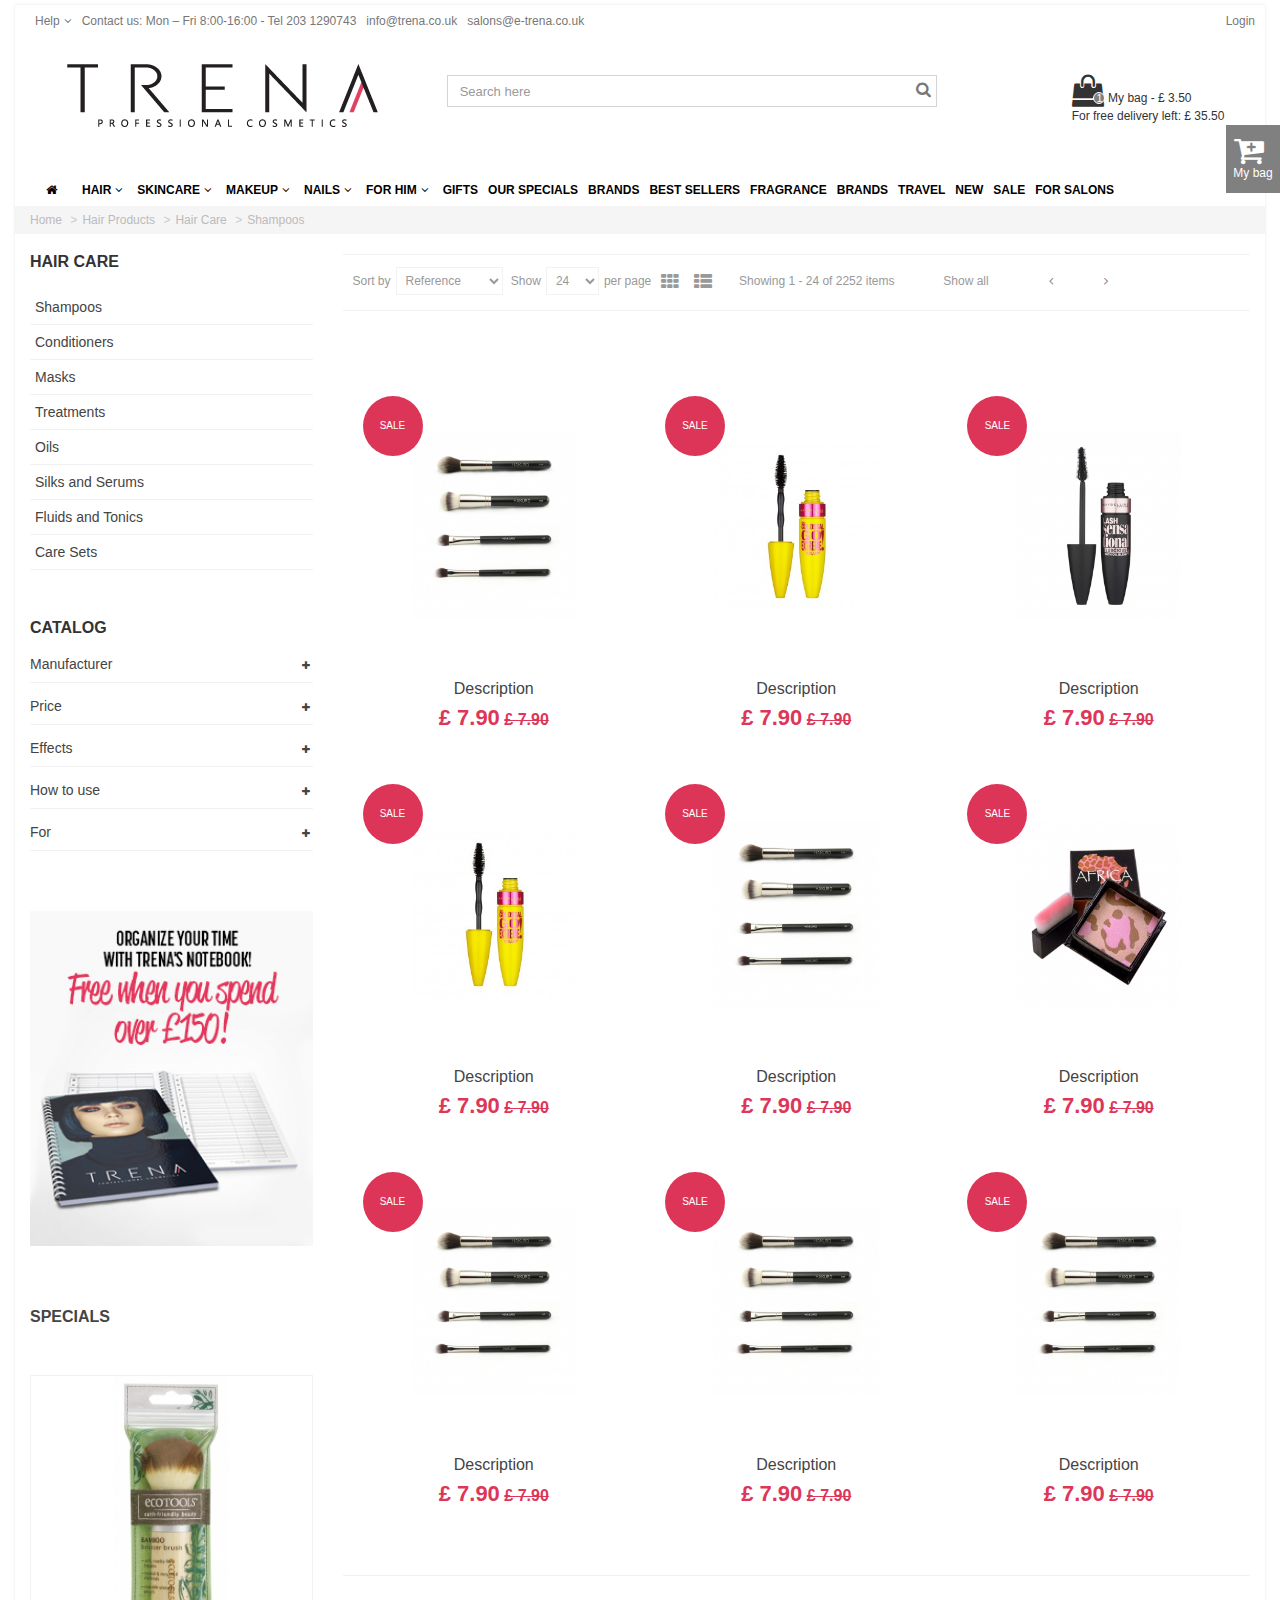
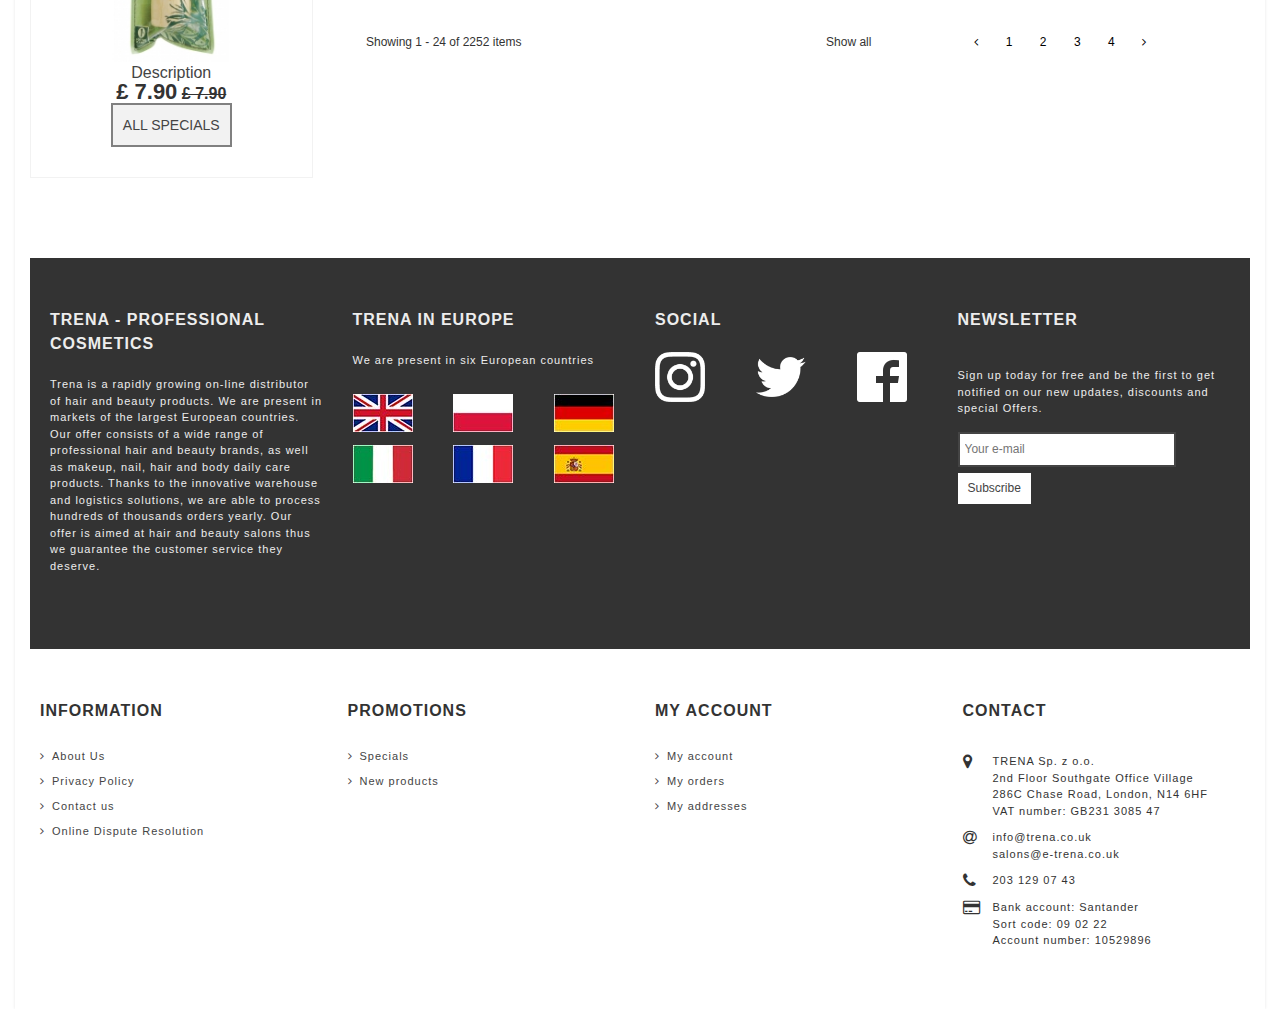
<file: trena/Pages/specials.html>
<!DOCTYPE html>
<html lang="en">
<head>
    <meta charset="UTF-8">
    <title>Title</title>
    <meta name="viewport" content="width=device-width, initial-scale=1">
    <link href="../../trena/skin/bootstrap.min.css" rel="stylesheet"/>
    <link href="../../trena/skin/fonts/bootstrap/bootstrap-social.css" rel="stylesheet"/>
    <link href="../../trena/skin/css/font-awesome.css" rel="stylesheet"/>
    <link href="../../trena/skin/css/font-awesome.min.css" rel="stylesheet"/>
    <!-- slider-range -->
    <link rel="stylesheet" href="../../trena/skin/js/jQuery.ui/jquery-ui.min.css"/>
    <!-- /slider-range -->
    <link href="../../trena/stylesheets/screen.css" rel="stylesheet" type="text/css"/>
    <link href="../../trena/stylesheets/print.css" rel="stylesheet" type="text/css"/>
    <!--[if IE]>
    <link href="../../trena/stylesheets/ie.css" media="screen, projection" rel="stylesheet" type="text/css"/>
    <![endif]-->
    <!--<link href="/stylesheets/styles.css" rel="stylesheet" type="text/css"/>-->
    <link href="../../trena/sass/styles.css" rel="stylesheet" type="text/css"/>


</head>
<body id="site-index" class="container" onscroll="fixedMainMenu()">
<div id="modal"></div>
<header>
    <div class="element_to_pop_up">
        <a class="b-close close_popup"><i class="fa fa-remove"></i></a>
        <div class="popup_cart_block">
            <div class="cart_block_list">
                <div class="products">
                    <div data-id="cart_block_product" class="clearfix">
                        <a class="cart_images" href="#" title="Maybelline Rocket Volume Express 9.6 ml"><img
                                src="../../trena/skin/images/products/mascara-colossal-volum-express-go-extreme-maybelline-noir.jpg"
                                alt="Maybelline Rocket Volume Express 9.6 ml"></a>
                        <a class="cart_block_product_name" href="#" title="Maybelline Rocket Volume Express 9.6 ml">Maybelline
                            Rocket Volume Express 9.6 ml</a>
                    </div>
                </div>
                <div id="pro_added_success" class="success">Product successfully added to your shopping cart</div>

                <div class="layer_details">
                    <div class="layer_popup_cart">
                        <span>There are&nbsp;<span>1&nbsp;</span>products in your cart.</span>
                    </div>
                    <div class="layer_popup_cart">
                        <span>Total products&nbsp;(tax incl.)</span>
                        <span class="cart_price">£ 77.61</span>
                    </div>
                    <div class="layer_popup_cart">
                        <span>Total with shipping&nbsp;(tax incl.)</span>
                        <span class="cart_price">£ 77.61</span>
                    </div>
                </div>
                <div class="buttons_container row">
                    <div class="col-xxs-12 col-xs-12 col-md-6">
            <span class="btn btn-default btn-bootstrap b-close" title="Back">
                Back
            </span>
                    </div>
                    <div class="col-xxs-12 col-xs-12 col-md-6 btn_checkout_container">
                        <a class="btn btn-default btn-bootstrap" href="../../trena/Pages/product-details-page.html"
                           title="Proceed to checkout" rel="nofollow">
                            Checkout
                        </a>
                    </div>
                </div>
            </div>
        </div>
    </div>
    <!-- /Element to pop up -->
    <!-- Contact us top header -->
    <section class="row top_information_links">
        <ul class="menu info_block hidden-xs hidden-sm">
            <li><h2>Help<i class="fa fa-angle-down" aria-hidden="true"></i></h2>
                <ul class="submenu">
                    <li class="border_bottom_links"><a href='../../trena/Pages/returns-payment-delivery.html'>Returns &
                        Payment Delivery</a></li>
                    <li><a href='../../trena/Pages/contact-us.html'>Contact us</a></li>
                </ul>
            </li>
        </ul>
        <ul class="info_block hidden-xs hidden-sm">
            <li><a href="#">Contact us: Mon – Fri 8:00-16:00 - Tel 203
                1290743</a></li>
        </ul>
        <ul class="info_block hidden-xs hidden-sm">
            <li><a href="#">info@trena.co.uk</a></li>
        </ul>
        <ul class="info_block">
            <li><a href="#">salons@e-trena.co.uk</a></li>
        </ul>
        <ul class="info_block login_site pull-right">
            <li>
                <a class="header_login_item"
                   href="../../trena/Pages/login.html"><span class="header_item">Login</span></a>
            </li>
        </ul>
    </section>
    <!-- middle header container (logo, search, my bag) -->
    <section class="middle_container">
        <div class="row">
            <div class="logo_left col-md-4 text-center">
                <a class="logo_brand" href="../../index.html"><img
                        src="../../trena/skin/images/e-trenacouk-1451293131-6.jpg" alt="Trena"/></a>
            </div>
            <!-- Mobile navigition menu -->
            <div class="mob_menu hidden-md hidden-lg col-sm-4 col-xs-4">
                <div id="mySidenav" class="sidenav">
                    <a href="#" class="closebtn" onclick="closeNav()"><i class="fa fa-angle-left"></i></a>
                    <aside class="column_block mobile_main_sidebar">
                        <h3 class="title_block"><span>Menu</span></h3>
                        <!--menu 2 -->
                        <div class="block_mob_content_menu">
                            <div class="group_list_mobile">
                                <a href="#open_group_list_2_1r" class="list_group_item open_close"
                                   data-toggle="collapse">
                                    Hair
                                    <i class="fa fa-plus "></i>
                                </a>
                                <!--submenu 2-1 -->
                                <div class="group_box_list collapse" id="open_group_list_2_1r">
                                    <a href="#open_submenu2_2r" data-toggle="collapse" class="open_close">
                                        Shampoos<i class="fa fa-plus "></i></a>
                                    <!--submenu 2-2 -->
                                    <div class="collapse open_indoor" id="open_submenu2_2r">
                                        <a href="#open_submenu2_3r" data-toggle="collapse" class="open_close">
                                            Conditioners<i class="fa fa-plus "></i>
                                        </a>
                                    </div>
                                    <!--submenu 2-3 -->
                                    <div class="collapse open_submenu_lvl3" id="open_submenu2_3r">
                                        <a href="#"><p>Product</p></a>
                                        <a href="#"><p>Product</p></a>
                                        <a href="#"><p>Product</p></a>
                                    </div>
                                </div>
                            </div>
                        </div>
                        <!--menu 3 -->
                        <div class="block_mob_content_menu">
                            <div class="group_list_mobile">
                                <a href="#open_group_list_3_1b" class="list_group_item open_close"
                                   data-toggle="collapse">
                                    Skincare
                                    <i class="fa fa-plus "></i>
                                </a>
                                <!--submenu 3-1 -->
                                <div class="group_box_list collapse" id="open_group_list_3_1b">
                                    <a href="#open_submenu3_2b" data-toggle="collapse" class="open_close">
                                        Make-up Removal<i class="fa fa-plus "></i></a>
                                    <!--submenu 3-2 -->
                                    <div class="collapse open_indoor" id="open_submenu3_2b">
                                        <a href="#open_submenu3_3b" data-toggle="collapse" class="open_close">
                                            Sets<i class="fa fa-plus "></i>
                                        </a>
                                    </div>
                                    <!--submenu 3-3 -->
                                    <div class="collapse open_submenu_lvl3" id="open_submenu3_3b">
                                        <a href="#"><p>Product</p></a>
                                        <a href="#"><p>Product</p></a>
                                        <a href="#"><p>Product</p></a>
                                    </div>
                                </div>
                            </div>
                        </div>
                    </aside>
                </div>
                <span class="mobile_menu_btn" onclick="openNav()">&#9776;
                    Menu</span>
            </div>

            <div class="header_top_right col-md-5 col-sm-4 col-xs-5">
                <form class="stylish-input-group">
                    <input type="text"
                           class="form-control search_field_header"
                           placeholder="Search here"/>
                    <button type="submit"
                            name="submit_search"
                            class="button-search button_search_header">
                        <i class="fa fa-search"></i></button>
                </form>
            </div>

            <div id="top_my_bag" class="top_my_bag col-sm-3 col-md-offset-1 col-md-2 col-xs-3">
                <!-- popup my bag -->
                <div class="popup_my_bag info_block hidden-xs hidden-sm">
                    <div class="popup_content_my_bag">
                        <div class="cart_block">
                            <div class="cart_block_list">
                                <div class="products">
                                    <div data-id="cart_block_product" class="clearfix">
                                        <a class="cart_images"
                                           href="#" title="Maybelline Rocket Volume Express 9.6 ml"><img
                                                src="../../trena/skin/images/products/mascara-colossal-volum-express-go-extreme-maybelline-noir.jpg"
                                                alt="Maybelline Rocket Volume Express 9.6 ml"></a>

                                        <span class="quantity_formated"><span class="quantity">1</span>x</span><a
                                            class="cart_block_product_name" href="#"
                                            title="Maybelline Rocket Volume Express 9.6 ml">Maybelline Rocket...</a>
                                        <span class="price_mob_cart">£ 6.99<i class="fa fa-remove"></i></span>
                                    </div>
                                </div>

                                <div class="cart_prices">
                                    <div class="cart_prices_line first-line">
                                        <span class="price_mob_cart">£ 5.35</span>
                                        <span>Shipping</span>
                                    </div>

                                    <div class="cart_prices_line">
                                        <span class="price_mob_cart">£ 2.06</span>
                                        <span>Tax</span>
                                    </div>

                                    <div class="cart_prices_line last-line">
                                        <span class="price_mob_cart cart_block_total">£ 12.34</span>
                                        <span>Total</span>
                                    </div>
                                    <p>Prices are tax included</p>
                                </div>
                                <div class="row">
                                    <div class="col-xs-6">
                                        <a class="btn_mob_cart btn_site_default"
                                           href="../../trena/Pages/product-details-page.html" title="Checkout" rel="nofollow">
                                            Checkout</a>
                                    </div>
                                </div>
                            </div>
                        </div>
                    </div>

                </div>
                <!-- /popup my bag -->
                <div class="quantity_bag"><span class="quantity_number">1</span></div>
                <i class="fa fa-shopping-bag fa-2x" aria-hidden="true"></i>
                <span class="sum_in_bag">My bag - £ 3.50</span><br>
                <span class="sum_in_bag">For free delivery left: £ 35.50</span>
            </div>

            <div class="right_bag_wrap hidden-sm">
                <a class="right_fix_shop_cart open_bt" href="#" onclick="openCart()">
                    <i class="fa fa-cart-plus fa-2x" aria-hidden="true"></i>
                    <p>My bag</p>
                </a>
            </div>
            <div id="myCart" class="sidenav_cart">
                <a href="#" class="closebtn" onclick="closeCart()"><i class="fa fa-angle-right"></i></a>

                <div class="st_menu_title">
                    <h3 class="">Shopping bag</h3>
                    <a href="#" class="close_right_side_cart"></a>
                </div>
                <div class="cart_block">
                    <div class="cart_block_list">
                        <div class="products">
                            <div data-id="cart_block_product" class="clearfix">
                                <a class="cart_images"
                                   href="#" title="Maybelline Rocket Volume Express 9.6 ml"><img
                                        src="../../trena/skin/images/products/mascara-colossal-volum-express-go-extreme-maybelline-noir.jpg"
                                        alt="Maybelline Rocket Volume Express 9.6 ml"></a>

                                <span class="quantity_formated"><span class="quantity">1</span>x</span><a
                                    class="cart_block_product_name" href="#"
                                    title="Maybelline Rocket Volume Express 9.6 ml">Maybelline Rocket...</a>
                                <span class="price_mob_cart">£ 6.99<i class="fa fa-remove"></i></span>
                            </div>
                        </div>

                        <div class="cart_prices">
                            <div class="cart_prices_line first-line">
                                <span class="price_mob_cart">£ 5.35</span>
                                <span>Shipping</span>
                            </div>

                            <div class="cart_prices_line">
                                <span class="price_mob_cart">£ 2.06</span>
                                <span>Tax</span>
                            </div>

                            <div class="cart_prices_line last-line">
                                <span class="price_mob_cart cart_block_total ajax_block_cart_total">£ 12.34</span>
                                <span>Total</span>
                            </div>
                            <p>Prices are tax included</p>
                        </div>
                        <div class="shopping_bag_btns_container row">
                            <div class="col-xxs-6 col-xs-6 col-md-6">
                                <a href="#" onclick="closeCart()" class="btn btn_site_default mob_btn_shopping_cart b-close"
                                   title="Back">Back</a>
                            </div>
                            <div class="col-xxs-6 col-xs-6 col-md-6">
                                <a class="btn btn_site_default mob_btn_shopping_cart"
                                   href="../../trena/Pages/product-details-page.html"
                                   title="Proceed to checkout" rel="nofollow">Checkout</a>
                            </div>
                        </div>
                    </div>
                </div>
            </div>
        </div>
    </section><!--/middle header container-->

    <div class="row nav_container">
        <!-- desktop main Menu -->
        <nav id="navbar" class="col-md-12 nav_bar_menu hidden-sm hidden-xs">
            <ul class="elem_menu menu">
                <li><a href="#"><i class="fa fa-home icon_home"></i></a>

                    <!-- dropdown submenu for main menu -->

                    <div id="float_wind" class="row col-md-12 float_main_menu">
                        <div class="col-md-2">
                            <div class="float_menu_block">
                                <ul class="mu_level_1">
                                    <li class="ml_level_1">
                                        <a href="#" title="Hair Care" class="ma_level_1 ma_item title_block">Hair
                                            Care</a>
                                        <ul class="mu_level_2">
                                            <li class="ml_level_2">
                                                <a href="../../trena/Pages/products-page.html" title="Shampoos"
                                                   class="ma_level_2 ma_item ">Shampoos</a>
                                            </li>
                                            <li class="ml_level_2">
                                                <a href="../../trena/Pages/products-page.html" title="Conditioners"
                                                   class="ma_level_2 ma_item ">Conditioners</a>
                                            </li>
                                            <li class="ml_level_2">
                                                <a href="../../trena/Pages/products-page.html" title="Masks"
                                                   class="ma_level_2 ma_item ">Masks</a>
                                            </li>
                                            <li class="ml_level_2">
                                                <a href="../../trena/Pages/products-page.html" title="Treatments"
                                                   class="ma_level_2 ma_item ">Treatments</a>
                                            </li>
                                            <li class="ml_level_2">
                                                <a href="../../trena/Pages/products-page.html" title="Oils"
                                                   class="ma_level_2 ma_item ">Oils</a>
                                            </li>
                                            <li class="ml_level_2">
                                                <a href="../../trena/Pages/products-page.html" title="Silks and Serums "
                                                   class="ma_level_2 ma_item ">Silks
                                                    and Serums </a>
                                            </li>
                                            <li class="ml_level_2">
                                                <a href="../../trena/Pages/products-page.html" title="Fluids and Tonics"
                                                   class="ma_level_2 ma_item ">Fluids
                                                    and Tonics</a>
                                            </li>
                                            <li class="ml_level_2">
                                                <a href="../../trena/Pages/products-page.html" title="Care Sets"
                                                   class="ma_level_2 ma_item ">Care Sets</a>
                                            </li>
                                        </ul>
                                    </li>
                                </ul>
                            </div>
                        </div>
                        <div class="col-md-2">
                            <div class="float_menu_block">
                                <ul class="mu_level_1">
                                    <li class="ml_level_1">
                                        <a href="#" title="Hair Care" class="ma_level_1 ma_item title_block">Hair
                                            Care</a>
                                        <ul class="mu_level_2">
                                            <li class="ml_level_2">
                                                <a href="../../trena/Pages/products-page.html" title="Shampoos"
                                                   class="ma_level_2 ma_item ">Shampoos</a>
                                            </li>
                                            <li class="ml_level_2">
                                                <a href="../../trena/Pages/products-page.html" title="Conditioners"
                                                   class="ma_level_2 ma_item ">Conditioners</a>
                                            </li>
                                            <li class="ml_level_2">
                                                <a href="../../trena/Pages/products-page.html" title="Masks"
                                                   class="ma_level_2 ma_item ">Masks</a>
                                            </li>
                                            <li class="ml_level_2">
                                                <a href="../../trena/Pages/products-page.html" title="Oils"
                                                   class="ma_level_2 ma_item ">Oils</a>
                                            </li>
                                            <li class="ml_level_2">
                                                <a href="../../trena/Pages/products-page.html" title="Silks and Serums "
                                                   class="ma_level_2 ma_item ">Silks
                                                    and Serums </a>
                                            </li>
                                            <li class="ml_level_2">
                                                <a href="../../trena/Pages/products-page.html" title="Fluids and Tonics"
                                                   class="ma_level_2 ma_item ">Fluids
                                                    and Tonics</a>
                                            </li>
                                            <li class="ml_level_2">
                                                <a href="../../trena/Pages/products-page.html" title="Care Sets"
                                                   class="ma_level_2 ma_item ">Care Sets</a>
                                            </li>
                                        </ul>
                                    </li>
                                </ul>
                            </div>
                        </div>
                        <div class="col-md-2">
                            <div class="float_menu_block">
                                <ul class="mu_level_1">
                                    <li class="ml_level_1">
                                        <a href="#" title="Hair Care" class="ma_level_1 ma_item title_block">Hair
                                            Care</a>
                                        <ul class="mu_level_2">
                                            <li class="ml_level_2">
                                                <a href="../../trena/Pages/products-page.html" title="Shampoos"
                                                   class="ma_level_2 ma_item ">Shampoos</a>
                                            </li>
                                            <li class="ml_level_2">
                                                <a href="../../trena/Pages/products-page.html" title="Conditioners"
                                                   class="ma_level_2 ma_item ">Conditioners</a>
                                            </li>
                                            <li class="ml_level_2">
                                                <a href="../../trena/Pages/products-page.html" title="Masks"
                                                   class="ma_level_2 ma_item ">Masks</a>
                                            </li>
                                            <li class="ml_level_2">
                                                <a href="../../trena/Pages/products-page.html" title="Treatments"
                                                   class="ma_level_2 ma_item ">Treatments</a>
                                            </li>
                                            <li class="ml_level_2">
                                                <a href="../../trena/Pages/products-page.html" title="Oils"
                                                   class="ma_level_2 ma_item ">Oils</a>
                                            </li>
                                            <li class="ml_level_2">
                                                <a href="../../trena/Pages/products-page.html" title="Silks and Serums "
                                                   class="ma_level_2 ma_item ">Silks
                                                    and Serums </a>
                                            </li>
                                            <li class="ml_level_2">
                                                <a href="../../trena/Pages/products-page.html" title="Fluids and Tonics"
                                                   class="ma_level_2 ma_item ">Fluids
                                                    and Tonics</a>
                                            </li>
                                            <li class="ml_level_2">
                                                <a href="../../trena/Pages/products-page.html" title="Care Sets"
                                                   class="ma_level_2 ma_item ">Care Sets</a>
                                            </li>
                                        </ul>
                                    </li>
                                </ul>
                            </div>
                        </div>
                        <div class="col-md-2">
                            <div class="float_menu_block">
                                <ul class="mu_level_1">
                                    <li class="ml_level_1">
                                        <a href="#" title="Hair Care" class="ma_level_1 ma_item title_block">Hair
                                            Care</a>
                                        <ul class="mu_level_2">
                                            <li class="ml_level_2">
                                                <a href="../../trena/Pages/products-page.html" title="Shampoos"
                                                   class="ma_level_2 ma_item ">Shampoos</a>
                                            </li>
                                            <li class="ml_level_2">
                                                <a href="../../trena/Pages/products-page.html" title="Conditioners"
                                                   class="ma_level_2 ma_item ">Conditioners</a>
                                            </li>
                                            <li class="ml_level_2">
                                                <a href="../../trena/Pages/products-page.html" title="Masks"
                                                   class="ma_level_2 ma_item ">Masks</a>
                                            </li>
                                            <li class="ml_level_2">
                                                <a href="../../trena/Pages/products-page.html" title="Treatments"
                                                   class="ma_level_2 ma_item ">Treatments</a>
                                            </li>
                                            <li class="ml_level_2">
                                                <a href="../../trena/Pages/products-page.html" title="Oils"
                                                   class="ma_level_2 ma_item ">Oils</a>
                                            </li>
                                            <li class="ml_level_2">
                                                <a href="../../trena/Pages/products-page.html" title="Silks and Serums "
                                                   class="ma_level_2 ma_item ">Silks and Serums </a>
                                            </li>
                                            <li class="ml_level_2">
                                                <a href="../../trena/Pages/products-page.html" title="Fluids and Tonics"
                                                   class="ma_level_2 ma_item ">Fluids and Tonics</a>
                                            </li>
                                            <li class="ml_level_2">
                                                <a href="../../trena/Pages/products-page.html" title="Care Sets"
                                                   class="ma_level_2 ma_item ">Care Sets</a>
                                            </li>
                                        </ul>
                                    </li>
                                </ul>
                            </div>
                        </div>
                    </div>

                    <!-- /dropdown submenu for main menu -->

                </li>
                <li><a class="show_el" id="a1" href=#>HAIR<i class="fa fa-angle-down"></i></a>
                </li>
                <li><a href="#" class="show_el">SKINCARE<i class="fa fa-angle-down" aria-hidden="true"></i></a>
                </li>
                <li><a href="#" class="show_el">MAKEUP<i class="fa fa-angle-down" aria-hidden="true"></i></a>
                </li>
                <li><a href="#" class="show_el">NAILS<i class="fa fa-angle-down" aria-hidden="true"></i></a>
                </li>
                <li><a href="#" class="show_el">FOR HIM<i class="fa fa-angle-down" aria-hidden="true"></i></a>
                </li>
                <li>
                    <a href="#">GIFTS</a>
                </li>
                <li>
                    <a href="#">OUR SPECIALS</a>
                </li>
                <li>
                    <a href="#">BRANDS</a>
                </li>
                <li>
                    <a href="#">BEST SELLERS</a>
                </li>
                <li>
                    <a href="#">FRAGRANCE</a>
                </li>
                <li>
                    <a href="#">BRANDS</a>
                </li>
                <li>
                    <a href="#">TRAVEL</a>
                </li>
                <li>
                    <a href="#">NEW</a>
                </li>
                <li>
                    <a href="#">SALE</a>
                </li>
                <li>
                    <a href="#">FOR SALONS</a>
                </li>
            </ul>
        </nav>
    </div>

</header>
<section class="row">
    <div class="col-xs-12 clearfix breadcrumb_container">
        <ul class="breadcrumb breadcrumb_ul">
            <li><a href="#"><h2>Home</h2></a></li>
            <li><a href="#">Hair Products</a></li>
            <li><a href="#">Hair Care</a></li>
            <li><a href="#">Shampoos</a></li>
        </ul>
    </div>
</section>

<div class="products_page">
    <div class="row">
        <div id="sidebar" class="left_bar col-xs-12 col-sm-3">    <!-- Block categories -->
            <aside class="categories_left_bar">
                <h3 class="title_block">
                    <span>Hair care</span>
                </h3>
                <div class="block_content">
                    <ul>
                        <li>
                            <a href="#" class="selected" title="">Shampoos</a>
                        </li>
                        <li>
                            <a href="#" title="">Conditioners</a>
                        </li>
                        <li>
                            <a href="#" title="">Masks</a>
                        </li>
                        <li>
                            <a href="#" title="">Treatments</a>
                        </li>
                        <li>
                            <a href="#" title="">Oils</a>
                        </li>
                        <li>
                            <a href="#" title="">Silks and Serums</a>
                        </li>
                        <li>
                            <a href="#" title="">Fluids and Tonics</a>
                        </li>
                        <li class="last">
                            <a href="#" title="">Care Sets</a>
                        </li>
                    </ul>
                </div>
            </aside>

            <aside class="column_block left_dropdown_menu left_sidebar">
                <h3 class="title_block"><span>Catalog</span></h3>
                <div class="block_content">
                    <div class="group_list">
                        <a href="#open_group_list_lvl1" class="list_group_item open_close"
                           data-toggle="collapse">Manufacturer<i class="fa fa-plus "></i></a>
                        <div class="group_box_list collapse scrollbox" id="open_group_list_lvl1">
                            <input class="list-group-item" type="checkbox"><a href=""><p> Products</p></a>
                            <input class="list-group-item" type="checkbox"><a href=""><p> Products</p></a>
                            <input class="list-group-item" type="checkbox"><a href=""><p> Products</p></a>
                            <input class="list-group-item" type="checkbox"><a href=""><p> Products</p></a>
                            <input class="list-group-item" type="checkbox"><a href=""><p> Products</p></a>
                            <input class="list-group-item" type="checkbox"><a href=""><p> Products</p></a>
                            <input class="list-group-item" type="checkbox"><a href=""><p> Products</p></a>
                            <input class="list-group-item" type="checkbox"><a href=""><p> Products</p></a>
                            <input class="list-group-item" type="checkbox"><a href=""><p> Products</p></a>
                            <input class="list-group-item" type="checkbox"><a href=""><p> Products</p></a>
                            <input class="list-group-item" type="checkbox"><a href=""><p> Products</p></a>
                            <input class="list-group-item" type="checkbox"><a href=""><p> Products</p></a>
                            <input class="list-group-item" type="checkbox"><a href=""><p> Products</p></a>
                            <input class="list-group-item" type="checkbox"><a href=""><p> Products</p></a>
                            <input class="list-group-item" type="checkbox"><a href=""><p> Products</p></a>
                        </div>
                    </div>
                </div>

                <div class="block_content">
                    <div class="group_list">
                        <a href="#open_group_prise_range" class="list_group_item open_close"
                           data-toggle="collapse">Price<i class="fa fa-plus "></i></a>
                        <div class="group_box_list collapse" id="open_group_prise_range">

                            <p class="slide_range_description">
                                <label for="amount">Range:</label>
                                <input type="text" id="amount">
                            </p>

                            <div id="slider-range"></div>
                        </div>
                    </div>
                </div>
                <div class="block_content">
                    <div class="group_list">
                        <a href="#open_group_list_lvl2" class="list_group_item open_close"
                           data-toggle="collapse">Effects<i class="fa fa-plus "></i></a>
                        <div class="group_box_list collapse scrollbox" id="open_group_list_lvl2">
                            <input class="list-group-item" type="checkbox"><a href=""><p> Products</p></a>
                            <input class="list-group-item" type="checkbox"><a href=""><p> Products</p></a>
                            <input class="list-group-item" type="checkbox"><a href=""><p> Products</p></a>
                            <input class="list-group-item" type="checkbox"><a href=""><p> Products</p></a>
                            <input class="list-group-item" type="checkbox"><a href=""><p> Products</p></a>
                            <input class="list-group-item" type="checkbox"><a href=""><p> Products</p></a>
                            <input class="list-group-item" type="checkbox"><a href=""><p> Products</p></a>
                            <input class="list-group-item" type="checkbox"><a href=""><p> Products</p></a>
                            <input class="list-group-item" type="checkbox"><a href=""><p> Products</p></a>
                            <input class="list-group-item" type="checkbox"><a href=""><p> Products</p></a>
                            <input class="list-group-item" type="checkbox"><a href=""><p> Products</p></a>
                            <input class="list-group-item" type="checkbox"><a href=""><p> Products</p></a>
                        </div>
                    </div>
                </div>

                <div class="block_content">
                    <div class="group_list">
                        <a href="#open_group_list_lvl3" class="list_group_item open_close"
                           data-toggle="collapse">How to use<i class="fa fa-plus "></i></a>
                        <div class="group_box_list collapse scrollbox" id="open_group_list_lvl3">
                            <input class="list-group-item" type="checkbox"><a href=""><p> Products</p></a>
                            <input class="list-group-item" type="checkbox"><a href=""><p> Products</p></a>
                            <input class="list-group-item" type="checkbox"><a href=""><p> Products</p></a>
                            <input class="list-group-item" type="checkbox"><a href=""><p> Products</p></a>
                            <input class="list-group-item" type="checkbox"><a href=""><p> Products</p></a>
                            <input class="list-group-item" type="checkbox"><a href=""><p> Products</p></a>
                            <input class="list-group-item" type="checkbox"><a href=""><p> Products</p></a>
                            <input class="list-group-item" type="checkbox"><a href=""><p> Products</p></a>
                            <input class="list-group-item" type="checkbox"><a href=""><p> Products</p></a>
                            <input class="list-group-item" type="checkbox"><a href=""><p> Products</p></a>
                            <input class="list-group-item" type="checkbox"><a href=""><p> Products</p></a>
                            <input class="list-group-item" type="checkbox"><a href=""><p> Products</p></a>
                        </div>
                    </div>
                </div>
                <div class="block_content">
                    <div class="group_list">
                        <a href="#open_group_list_lvl4" class="list_group_item open_close"
                           data-toggle="collapse">For<i class="fa fa-plus "></i></a>
                        <div class="group_box_list collapse scrollbox" id="open_group_list_lvl4">
                            <input class="list-group-item" type="checkbox"><a href=""><p> Products</p></a>
                            <input class="list-group-item" type="checkbox"><a href=""><p> Products</p></a>
                            <input class="list-group-item" type="checkbox"><a href=""><p> Products</p></a>
                            <input class="list-group-item" type="checkbox"><a href=""><p> Products</p></a>
                            <input class="list-group-item" type="checkbox"><a href=""><p> Products</p></a>
                            <input class="list-group-item" type="checkbox"><a href=""><p> Products</p></a>
                            <input class="list-group-item" type="checkbox"><a href=""><p> Products</p></a>
                            <input class="list-group-item" type="checkbox"><a href=""><p> Products</p></a>
                            <input class="list-group-item" type="checkbox"><a href=""><p> Products</p></a>
                            <input class="list-group-item" type="checkbox"><a href=""><p> Products</p></a>
                            <input class="list-group-item" type="checkbox"><a href=""><p> Products</p></a>
                            <input class="list-group-item" type="checkbox"><a href=""><p> Products</p></a>
                        </div>
                    </div>
                </div>

            </aside>
            <aside class="col-xs-12 col-sm-12 left_banners_product_page">
                <a href="#"
                   target="_self" title="">
                    <img class="top_banner_image"
                         src="../../trena/skin/images/banners/7c2cfa11ad7aab2f34d98df6aa090d99.jpg"
                         alt="left_banner_image"></a>
            </aside>

            <aside class="col-xs-12 left_banners_product_page">
                <h2 class="title_block">
                    <a href="" title="Specials">Specials</a>
                </h2>
            </aside>
            <aside class="col-xs-12 col-sm-12 bottom_banners_product_page">
                <a href="#"
                   target="_self" title="">
                    <img class="bottom_banner_image"
                         src="../../trena/skin/images/banners/ecotools-bronzer-brush.jpg"
                         alt="left_banner_image"></a>

                <div class="product_name_banners text-center">
                    <a href=""><h5><span>Description</span></h5></a>
                    <div class="price_product_container">
                        <span class="new_price">£ 7.90</span>
                        <span class="old_price">£ 7.90</span>
                    </div>
                    <p>
                        <a class="btn btn-default btn_all_specials" href="#" title="All specials">All specials</a>
                    </p>
                </div>
            </aside>
        </div>

        <div class="right_products_column col-xs-12 col-sm-9">
            <div class="top_toolbar">
                <label>Sort by<select class="field_sort">
                    <option value="Reference">Reference</option>
                    <option value="Price">Price</option>
                    <option value="In stock">In stock</option>
                    <option value="Product name">Product name</option>
                </select>
                </label>
                <label>Show<select>
                    <option value="24">24</option>
                    <option value="48">48</option>
                    <option value="120">120</option>
                </select>per page</label>

                <form action="#">
                    <button class="btn_sort_by">
                        <i class="fa fa-th fa-2x" aria-hidden="true"></i></button>
                </form>
                <form action="#">
                    <button class="btn_sort_by">
                        <i class="fa fa-th-list fa-2x" aria-hidden="true"></i>
                    </button>
                </form>

                <div class="products_count">
                    <p>Showing 1 - 24 of 2252 items</p>
                </div>

                <form class="showall" action="#" method="get">
                    <button type="submit" class="show_all_products">Show all</button>
                </form>
                <form action="#" class="btn_arrow_previous">
                    <button class="btn_arrow_next">
                        <i class="fa fa-angle-left" aria-hidden="true"></i>
                    </button>
                </form>
                <form action="#" class="btn_arrow_next">
                    <button class="btn_arrow_next">
                        <i class="fa fa-angle-right" aria-hidden="true"></i>
                    </button>
                </form>
            </div>

            <section class="tabs_container">
                <section class="row">
                    <div class="col-xs-12 col-sm-4 col-md-4">
                        <div class="product_post">
                            <ul class="product_container">
                                <li>
                                    <img src="../../trena/skin/images/products/hakuro-set-de-brochas-de-maquillaje-y-contorno-de-ojos-h65-h69-h54-h14.jpg"
                                         alt="product-image"
                                         class="img-responsive"/>
                                    <span class="on_sale">
                                        <i>Sale</i>
                                    </span>
                                    <div class="show">
                                        <button type="button" class="btn_add_bag">
                                            <span>Add to my bag</span>
                                        </button>
                                    </div>
                                </li>
                            </ul>
                            <div class="product_name">
                                <a href=""><h5><span>Description</span></h5></a>
                                <div class="price_product_container">
                                    <span class="new_price">£ 7.90</span>
                                    <span class="old_price">£ 7.90</span>
                                </div>
                            </div>
                        </div>
                    </div>
                    <div class="col-xs-12 col-sm-4 col-md-4">
                        <div class="product_post">
                            <ul class="product_container">
                                <li>
                                    <img src="../../trena/skin/images/products/mascara-colossal-volum-express-go-extreme-maybelline-noir.jpg"
                                         alt="product-image"
                                         class="img-responsive"/>
                                    <span class="on_sale">
                                        <i>Sale</i>
                                    </span>
                                    <div class="show">
                                        <button type="button" class="btn_add_bag"><span>Add to my bag</span>
                                        </button>
                                    </div>
                                </li>
                            </ul>
                            <div class="product_name">
                                <a href=""><h5><span>Description</span></h5></a>
                                <div class="price_product_container">
                                    <span class="new_price">£ 7.90</span>
                                    <span class="old_price">£ 7.90</span>
                                </div>
                            </div>
                        </div>
                    </div>
                    <div class="col-xs-12 col-sm-4 col-md-4">
                        <div class="product_post">
                            <ul class="product_container">
                                <li>
                                    <img src="../../trena/skin/images/products/maybelline-lash-sensational-luscious-mascara-occhi-nero-intenso-95ml.jpg"
                                         alt="product-image"
                                         class="img-responsive"/>
                                    <span class="on_sale">
                                        <i>Sale</i>
                                    </span>
                                    <div class="show">
                                        <button type="button" class="btn_add_bag"><span>Add to my bag</span>
                                        </button>
                                    </div>
                                </li>
                            </ul>
                            <div class="product_name">
                                <a href=""><h5><span>Description</span></h5></a>
                                <div class="price_product_container">
                                    <span class="new_price">£ 7.90</span>
                                    <span class="old_price">£ 7.90</span>
                                </div>
                            </div>
                        </div>
                    </div>
                </section>
                <section class="row">
                    <div class="col-xs-12 col-sm-4 col-md-4">
                        <div class="product_post">
                            <ul class="product_container">
                                <li>
                                    <img src="../../trena/skin/images/products/mascara-colossal-volum-express-go-extreme-maybelline-noir.jpg"
                                         alt="product-image"
                                         class="img-responsive"/>
                                    <span class="on_sale">
                                        <i>Sale</i>
                                    </span>
                                    <div class="show">
                                        <button type="button" class="btn_add_bag"><span>Add to my bag</span>
                                        </button>
                                    </div>
                                </li>
                            </ul>
                            <div class="product_name">
                                <a href=""><h5><span>Description</span></h5></a>
                                <div class="price_product_container">
                                    <span class="new_price">£ 7.90</span>
                                    <span class="old_price">£ 7.90</span>
                                </div>
                            </div>
                        </div>
                    </div>
                    <div class="col-xs-12 col-sm-4 col-md-4">
                        <div class="product_post">
                            <ul class="product_container">
                                <li>
                                    <img src="../../trena/skin/images/products/hakuro-set-de-brochas-de-maquillaje-y-contorno-de-ojos-h65-h69-h54-h14.jpg"
                                         alt="product-image"
                                         class="img-responsive"/>
                                    <span class="on_sale">
                                        <i>Sale</i>
                                    </span>
                                    <div class="show">
                                        <button type="button" class="btn_add_bag"><span>Add to my bag</span>
                                        </button>
                                    </div>
                                </li>
                            </ul>
                            <div class="product_name">
                                <a href=""><h5><span>Description</span></h5></a>
                                <div class="price_product_container">
                                    <span class="new_price">£ 7.90</span>
                                    <span class="old_price">£ 7.90</span>
                                </div>
                            </div>
                        </div>
                    </div>
                    <div class="col-xs-12 col-sm-4 col-md-4">
                        <div class="product_post">
                            <ul class="product_container">
                                <li>
                                    <img src="../../trena/skin/images/products/w7-africa-blush-braungspuder-mit-pinsel-8g.jpg"
                                         alt="product-image"
                                         class="img-responsive"/>
                                    <span class="on_sale">
                                        <i>Sale</i>
                                    </span>
                                    <div class="show">
                                        <button type="button" class="btn_add_bag"><span>Add to my bag</span>
                                        </button>
                                    </div>
                                </li>
                            </ul>
                            <div class="product_name">
                                <a href=""><h5><span>Description</span></h5></a>
                                <div class="price_product_container">
                                    <span class="new_price">£ 7.90</span>
                                    <span class="old_price">£ 7.90</span>
                                </div>
                            </div>
                        </div>
                    </div>
                    <div class="row">
                        <div class="col-xs-12 col-sm-4 hidden-sm col-md-4">
                            <div class="product_post">
                                <ul class="product_container">
                                    <li>
                                        <img src="../../trena/skin/images/products/hakuro-set-de-brochas-de-maquillaje-y-contorno-de-ojos-h65-h69-h54-h14.jpg"
                                             alt="product-image"
                                             class="img-responsive"/>
                                        <span class="on_sale">
                                            <i>Sale</i>
                                        </span>
                                        <div class="show">
                                            <button type="button" class="btn_add_bag"><span>Add to my bag</span>
                                            </button>
                                        </div>
                                    </li>
                                </ul>
                                <div class="product_name">
                                    <a href=""><h5><span>Description</span></h5></a>
                                    <div class="price_product_container">
                                        <span class="new_price">£ 7.90</span>
                                        <span class="old_price">£ 7.90</span>
                                    </div>
                                </div>
                            </div>
                        </div>
                        <div class="col-xs-12 col-sm-4 hidden-sm col-md-4">
                            <div class="product_post">
                                <ul class="product_container">
                                    <li>
                                        <img src="../../trena/skin/images/products/hakuro-set-de-brochas-de-maquillaje-y-contorno-de-ojos-h65-h69-h54-h14.jpg"
                                             alt="product-image"
                                             class="img-responsive"/>
                                        <span class="on_sale">
                                            <i>Sale</i>
                                        </span>
                                        <div class="show">
                                            <button type="button" class="btn_add_bag"><span>Add to my bag</span>
                                            </button>
                                        </div>
                                    </li>
                                </ul>
                                <div class="product_name">
                                    <a href=""><h5><span>Description</span></h5></a>
                                    <div class="price_product_container">
                                        <span class="new_price">£ 7.90</span>
                                        <span class="old_price">£ 7.90</span>
                                    </div>
                                </div>
                            </div>
                        </div>
                        <div class="col-xs-12 col-sm-4 hidden-sm col-md-4">
                            <div class="product_post">
                                <ul class="product_container">
                                    <li>
                                        <img src="../../trena/skin/images/products/hakuro-set-de-brochas-de-maquillaje-y-contorno-de-ojos-h65-h69-h54-h14.jpg"
                                             alt="product-image"
                                             class="img-responsive"/>
                                        <span class="on_sale">
                                            <i>Sale</i>
                                        </span>
                                        <div class="show">
                                            <button type="button" class="btn_add_bag"><span>Add to my bag</span>
                                            </button>
                                        </div>
                                    </li>
                                </ul>
                                <div class="product_name">
                                    <a href=""><h5><span>Description</span></h5></a>
                                    <div class="price_product_container">
                                        <span class="new_price">£ 7.90</span>
                                        <span class="old_price">£ 7.90</span>
                                    </div>
                                </div>
                            </div>
                        </div>
                    </div>
                </section>
            </section>

            <section class="bottom_pagination">
                <div class="md_version_pagination">
                    <div class="col-md-6">
                        <div class="products_count">
                            <p>Showing 1 - 24 of 2252 items</p>
                        </div>
                    </div>
                    <div class="col-md-2">
                        <form class="showall" action="#" method="get">
                            <button type="submit" class="show_all_products">Show all</button>
                        </form>
                    </div>
                    <div class="col-md-4">
                        <div class="page_numbers">
                            <a href="#"><i class="fa fa-angle-left" aria-hidden="true"></i></a>
                            <a href="#">1</a>
                            <a href="#">2</a>
                            <a href="#">3</a>
                            <a href="#">4</a>
                            <a href="#"><i class="fa fa-angle-right" aria-hidden="true"></i></a>
                        </div>
                    </div>
                </div>
                <div class="mob_version_pagination">
                    <div class="col-xs-8 col-md-4">
                        <div class="page_numbers">
                            <a href="#"><i class="fa fa-angle-left" aria-hidden="true"></i></a>
                            <a href="#">1</a>
                            <a href="#">2</a>
                            <a href="#">3</a>
                            <a href="#">4</a>
                            <a href="#"><i class="fa fa-angle-right" aria-hidden="true"></i></a>
                        </div>
                    </div>
                    <div class="col-xs-4 col-md-2">
                        <form class="showall" action="#" method="get">
                            <button type="submit" class="show_all_products">Show all</button>
                        </form>
                    </div>
                    <div class="col-xs-offset-2 col-xs-8 text-center">
                        <div class="products_count_mob_version">
                            <p>Showing 1 - 24 of 2252 items</p>
                        </div>
                    </div>
                </div>
            </section>
        </div>
    </div>
</div>

<footer>
    <!--Top black part of footer-->
    <section id="footer-top">
        <div class="row">
            <div class="about_block col-xs-12 col-sm-3">
                <div class="row">
                    <h3 class="title_block panel-title col-xs-11" id="headingOne">TRENA - PROFESSIONAL COSMETICS</h3>
                    <a class="btn collapse-button collapsed visible-xs col-xs-1 open_close"
                       data-toggle="collapse"
                       data-parent="#accordion" href="#collapseOne" aria-expanded="false"
                       aria-controls="collapseOne"><i class="fa fa-plus"></i></a>
                </div>
                <div class="footer_block_content">
                    <div id="collapseOne" class="js-collapsible collapse in" role="tabpanel"
                         aria-labelledby="headingOne">
                        <p>Trena is a rapidly growing on-line distributor of hair and beauty products. We are
                            present in
                            markets of the largest European countries. Our offer consists of a wide range of
                            professional hair and beauty brands, as well as makeup, nail, hair and body daily
                            care
                            products. Thanks to the innovative warehouse and logistics solutions, we are able to
                            process
                            hundreds of thousands orders yearly. Our offer is aimed at hair and beauty salons
                            thus
                            we
                            guarantee the customer service they deserve.</p>
                    </div>
                </div>
            </div>
            <hr class="visible-xs mobile_white_line">
            <!--End - About Block-->

            <!--Block with flags-->
            <div class="flags_block col-xs-12 col-sm-3">
                <div class="row">
                    <h3 class="title_block panel-title col-xs-11" id="headingTwo">TRENA IN EUROPE</h3>
                    <a class="btn collapse-button collapsed visible-xs col-xs-1 open_close" data-toggle="collapse"
                       data-parent="#accordion" href="#collapseTwo" aria-expanded="false"
                       aria-controls="collapseTwo"><i class="fa fa-plus"></i></a>
                </div>
                <div class="footer_block_content">
                    <div id="collapseTwo" class="js-collapsible collapse in" role="tabpanel"
                         aria-labelledby="headingTwo">
                        <p>We are present in six European countries</p>
                        <div class="row flag_container">
                            <div class="col-xs-4">
                                <a href="#" target="_blank">
                                    <img src="../../trena/skin/images/CO-UK.JPG" alt="flag-image"></a>
                            </div>
                            <div class="col-xs-4">
                                <a href="#" target="_blank">
                                    <img src="../../trena/skin/images/PL.JPG" alt="flag-image"></a>
                            </div>
                            <div class="col-xs-4">
                                <a href="#" target="_blank">
                                    <img src="../../trena/skin/images/DE.JPG" alt="flag-image"></a>
                            </div>
                        </div>
                        <div class="row flag_container">
                            <div class="col-xs-4">
                                <a href="#" target="_blank">
                                    <img src="../../trena/skin/images/IT.JPG" alt="flag-image"></a>
                            </div>
                            <div class="col-xs-4">
                                <a href="#" target="_blank">
                                    <img src="../../trena/skin/images/FR.JPG" alt="flag-image"></a>
                            </div>
                            <div class="col-xs-4">
                                <a href="#" target="_blank">
                                    <img src="../../trena/skin/images/ES.JPG" alt="flag-image"></a>
                            </div>
                        </div>
                    </div>
                </div>
            </div>
            <hr class="visible-xs mobile_white_line">
            <!--End - Block with flags-->

            <!--Social accounts block-->
            <div class="social_accounts_block col-xs-12 col-sm-3">
                <div class="row">
                    <h3 class="title_block panel-title col-xs-11" id="headingThree">SOCIAL</h3>
                    <a class="btn collapse-button collapsed visible-xs col-xs-1 open_close" data-toggle="collapse"
                       data-parent="#accordion" href="#collapseThree" aria-expanded="false"
                       aria-controls="collapseThree"><i class="fa fa-plus"></i>
                    </a>
                </div>
                <div id="collapseThree" class="js-collapsible collapse in" role="tabpanel"
                     aria-labelledby="headingThree">
                    <div class="row footer_social_links">
                        <div class="col-xs-4">
                            <a href="#" target="_blank">
                                <img src="../../trena/skin/images/instagram.png" alt="social-network-image"></a>
                        </div>
                        <div class="col-xs-4">
                            <a href="#" target="_blank">
                                <img src="../../trena/skin/images/twitter.png" alt="social-network-image"></a>
                        </div>
                        <div class="col-xs-4">
                            <a href="#" target="_blank">
                                <img src="../../trena/skin/images/faceboook.png" alt="social-network-image"></a>
                        </div>
                    </div>
                </div>
            </div>
            <hr class="visible-xs mobile_white_line">
            <!--End - Social accounts block-->

            <!-- Newsletter block-->
            <div class="newsletter_block col-xs-12 col-sm-3">
                <div class="row">
                    <h3 class="title_block panel-title col-xs-11" id="headingFour">Newsletter</h3>
                    <a class="btn collapse-button collapsed visible-xs col-xs-1 open_close" data-toggle="collapse"
                       data-parent="#accordion" href="#collapseFour" aria-expanded="false"
                       aria-controls="collapseFour"><i class="fa fa-plus"></i></a>
                </div>
                <div id="collapseFour" class="js-collapsible collapse in" role="tabpanel"
                     aria-labelledby="headingFour">
                    <div class="footer_block_content">
                        <form action="//e-trena.co.uk/" method="post">
                            <div class="form-group">
                                <div class="footer_block_content">
                                    <p>Sign up today for free and be the first to get notified on our new
                                        updates,
                                        discounts and special Offers.</p>
                                </div>
                                <input class="newsletter_input" id="newsletter-input" type="text"
                                       name="email" size="18" value="" placeholder="Your e-mail"><br>
                                <button type="submit" class="btn btn-primary btn_subscribe">
                                    Subscribe
                                </button>
                            </div>
                        </form>
                    </div>
                </div>
            </div>
            <hr class="visible-xs mobile_white_line">
            <!--End - Newsletter block-->
        </div>
    </section>
    <!--End - Top black part of footer-->

    <!--Bottom white part of footer-->
    <section id="footer-bottom">
        <div class="row">
            <!-- Information footer block -->
            <div class="links_footer col-xs-12 col-sm-3">
                <div class="row">
                    <h3 class="title_block panel-title col-xs-11" id="headingFive">INFORMATION</h3>
                    <a class="btn collapse-button collapsed visible-xs col-xs-1 open_close" data-toggle="collapse"
                       data-parent="#accordion" href="#collapseFive" aria-expanded="false"
                       aria-controls="collapseFive"><i class="fa fa-plus"></i></a>
                </div>
                <div id="collapseFive" class="js-collapsible collapse in" role="tabpanel"
                     aria-labelledby="headingFive">
                    <ul class="links_list">
                        <li>
                            <a href="#">About Us</a>
                        </li>
                        <li>
                            <a href="#">Privacy Policy</a>
                        </li>
                        <li>
                            <a href="#">Contact us</a>
                        </li>
                        <li>
                            <a href="#">Online Dispute Resolution</a>
                        </li>
                    </ul>
                </div>
            </div>

            <hr class="visible-xs mobile_grey_line">
            <!-- End - Information footer block -->

            <!-- Promotions footer block-->
            <div class="links_footer col-xs-12 col-sm-3">
                <div class="row">
                    <h3 class="title_block panel-title col-xs-11" id="headingSix">PROMOTIONS</h3>
                    <a class="btn collapse-button collapsed visible-xs col-xs-1 open_close" data-toggle="collapse"
                       data-parent="#accordion" href="#collapseSix" aria-expanded="false"
                       aria-controls="collapseSix"><i class="fa fa-plus"></i></a>
                </div>
                <div id="collapseSix" class="js-collapsible collapse in" role="tabpanel"
                     aria-labelledby="headingSix">
                    <ul class="links_list">
                        <li>
                            <a href="#">Specials</a>
                        </li>
                        <li>
                            <a href="#">New products</a>
                        </li>

                    </ul>
                </div>
            </div>
            <hr class="visible-xs mobile_grey_line">
            <!-- End - Promotions footer block-->

            <!--My account footer block-->
            <div class="links_footer col-xs-12 col-sm-3">
                <div class="row">
                    <h3 class="title_block panel-title col-xs-11" id="headingSeven">MY ACCOUNT</h3>
                    <a class="btn collapse-button collapsed visible-xs col-xs-1 open_close" data-toggle="collapse"
                       data-parent="#accordion" href="#collapseSeven" aria-expanded="false"
                       aria-controls="collapseSeven"><i class="fa fa-plus"></i></a>
                </div>
                <div id="collapseSeven" class="js-collapsible collapse in" role="tabpanel"
                     aria-labelledby="headingSeven">
                    <ul class="links_list">
                        <li>
                            <a href="#">My account</a>
                        </li>
                        <li>
                            <a href="#">My orders</a>
                        </li>
                        <li>
                            <a href="#">My addresses</a>
                        </li>
                    </ul>
                </div>
            </div>
            <hr class="visible-xs mobile_grey_line">
            <!--End - My account footer block-->


            <!-- Contact footer block -->
            <div class="contact_block col-xs-12 col-sm-3">
                <div class="row">
                    <h3 class="title_block panel-title col-xs-11" id="headingEight">CONTACT</h3>
                    <a class="btn collapse-button collapsed visible-xs col-xs-1 open_close" data-toggle="collapse"
                       data-parent="#accordion" href="#collapseEight" aria-expanded="false"
                       aria-controls="collapseEight"><i class="fa fa-plus"></i></a>
                </div>
                <div id="collapseEight" class="js-collapsible collapse in" role="tabpanel"
                     aria-labelledby="headingSeven">
                    <div class="row">
                        <div class="col-xs-1">
                            <i class="fa fa-map-marker"></i>
                        </div>
                        <div class="footer_info_block col-xs-10">
                            <p>TRENA Sp. z o.o.</p>
                            <p>2nd Floor Southgate Office Village</p>
                            <p>286C Chase Road, London, N14 6HF</p>
                            <p>VAT number: GB231 3085 47</p>
                        </div>
                    </div>
                    <div class="row">
                        <div class="col-xs-1">
                            <i class="fa fa-at"></i>
                        </div>
                        <div class="footer_info_block col-xs-10">
                            <p>info@trena.co.uk</p>
                            <p>salons@e-trena.co.uk</p>
                        </div>
                    </div>
                    <div class="row">
                        <div class="col-xs-1">
                            <i class="fa fa-phone"></i>
                        </div>
                        <div class="footer_info_block col-xs-10">
                            <p>203 129 07 43</p>
                        </div>
                    </div>
                    <div class="row">
                        <div class="col-xs-1">
                            <i class="fa fa-credit-card"></i>
                        </div>
                        <div class="footer_info_block col-xs-10">
                            <p>Bank account: Santander</p>
                            <p>Sort code: 09 02 22</p>
                            <p>Account number: 10529896</p>
                        </div>
                    </div>
                </div>
            </div>
            <hr class="visible-xs mobile_grey_line">
        </div>
        <!-- End - Contact footer block -->

    </section>
    <!--End - Bottom white part of footer-->
</footer>

<script src="../../jQuery-1.12.4.js"></script>
<script src="../../trena/skin/js/bPopup/bpopup-x.x.x.min.js"></script>
<script src="../../trena/skin/js/jQuery.ui/jquery-ui.min.js"></script>
<script src="../../bootstrap.js"></script>
<script src="../../trena/skin/js/custom.js"></script>
</body>
</html>
</file>
<file: trena/sass/styles.css>
@import url(styles.css);
/* ----------------- overlay style ----------------- */
#modal {
  visibility: hidden;
  background-color: black;
  position: fixed;
  top: 0;
  right: 0;
  bottom: 0;
  left: 0;
  opacity: 0.7;
  z-index: 150;
  cursor: pointer; }

/* ------------ /overlay style --------------- */
#site-index {
  font-family: 'Open Sans', sans-serif;
  margin-top: 5px;
  background-color: #FFFFFF;
  box-shadow: 0 0 3px rgba(0, 0, 0, 0.1); }
  #site-index header {
    padding: 0; }
    #site-index header .top_information_links {
      padding-left: 10px;
      padding-right: 10px;
      padding-top: 10px; }
      #site-index header .top_information_links .info_block {
        float: left; }
        #site-index header .top_information_links .info_block li {
          color: #777777;
          position: relative; }
          #site-index header .top_information_links .info_block li a {
            text-decoration: none; }
            #site-index header .top_information_links .info_block li a:not(.btn_facebook) {
              color: #777777; }
            #site-index header .top_information_links .info_block li a:hover:not(.btn_facebook) {
              color: #dd3658; }
          #site-index header .top_information_links .info_block li i {
            padding-left: 4px; }
          #site-index header .top_information_links .info_block li:hover {
            color: #dd3658; }

/* ----------- information top block --------------- */
.info_block {
  font-size: 12px; }
  .info_block .btn_facebook {
    font-size: 12px;
    border-radius: 0;
    bottom: 9px; }
    .info_block .btn_facebook:hover {
      color: #FFFFFF; }
  .info_block li {
    padding-left: 10px;
    height: 30px; }
    .info_block li .border_bottom_links {
      border-bottom: 1px solid #dadada; }
  .info_block a {
    text-decoration: none; }

.phone-number {
  float: right; }

.middle_container {
  margin-bottom: 30px; }
  .middle_container .logo_left {
    padding: 0; }
    .middle_container .logo_left .logo_brand {
      padding: 0;
      height: 100%;
      width: 100%; }
      .middle_container .logo_left .logo_brand img {
        max-width: 100%;
        height: auto;
        border: none;
        padding: 15px;
        vertical-align: middle; }
  .middle_container .mob_menu {
    top: 37px;
    text-align: center; }

.header_top_right {
  padding-top: 30px; }
  .header_top_right .search_field_header {
    border-radius: 0; }
    .header_top_right .search_field_header:focus {
      outline: 0;
      border-color: black;
      box-shadow: none;
      -webkit-box-shadow: none; }
  .header_top_right .button_search_header {
    position: absolute;
    right: 15px;
    z-index: 2;
    bottom: 8px;
    background: transparent;
    border: none;
    outline: none; }
    .header_top_right .button_search_header .fa-search {
      color: #777777; }

.top_my_bag {
  top: 30px;
  height: 80px; }
  .top_my_bag span {
    font-size: 12px; }
  .top_my_bag .quantity_bag {
    width: 12px;
    height: 12px;
    background-color: grey;
    border: 1px solid #FFFFFF;
    border-radius: 6px;
    position: absolute;
    top: 17px;
    left: 36px; }
    .top_my_bag .quantity_bag .quantity_number {
      color: #FFFFFF;
      font-size: 10px;
      position: absolute;
      left: 3px;
      top: 1px; }

.right_bag_wrap {
  width: 54px;
  height: 68px;
  background-color: gray;
  position: fixed;
  right: 0;
  z-index: 21;
  top: 125px; }
  .right_bag_wrap a {
    text-decoration: none; }
    .right_bag_wrap a i {
      color: #FFFFFF;
      padding-top: 10px;
      padding-left: 8px; }
    .right_bag_wrap a p {
      color: #FFFFFF;
      font-size: 12px;
      text-align: center; }

/*--- our contacts top links ----*/
.menu ul.submenu {
  display: none;
  position: absolute;
  width: 200px;
  top: 25px;
  left: 0;
  background-color: #FFFFFF;
  border: 1px solid #dadada; }
  .menu ul.submenu li {
    display: block;
    padding-left: 0; }
    .menu ul.submenu li:hover {
      background: #F7F7F7;
      transition: 0.3s; }
    .menu ul.submenu li a {
      display: block;
      padding: 10px;
      color: black;
      text-decoration: none; }

ul.menu > li:hover > ul.submenu {
  display: block;
  z-index: 1; }

ul.submenu:before {
  display: block;
  content: '';
  position: absolute;
  top: -8px;
  border: 6px solid transparent;
  border-top: none;
  border-bottom-color: #E5E5E5;
  left: 20px; }

/* --------------------- cart float ---------------------- */
.sidenav_cart {
  height: 100%;
  width: 0;
  position: fixed;
  z-index: 105;
  top: 0;
  right: 0;
  overflow-x: hidden;
  transition: 0.5s;
  text-align: center;
  background-color: #FFFFFF; }
  .sidenav_cart h3 {
    background-color: black;
    padding-top: 20px;
    padding-bottom: 20px;
    color: #FFFFFF;
    min-width: 150px; }

.sidenav_cart a {
  text-decoration: none;
  color: #818181;
  transition: 0.3s;
  text-align: left;
  font-size: 12px; }

.sidenav_cart a:hover {
  color: #dd3658; }

.sidenav_cart .closebtn {
  position: absolute;
  font-size: 36px;
  margin-left: 50px;
  z-index: 11;
  border: none;
  left: -25px;
  top: 7px; }

.cart_block {
  text-align: left;
  min-width: 300px; }

.cart_block_list {
  padding: 5px 15px;
  min-width: 150px; }
  .cart_block_list .products {
    margin-bottom: 5px; }
    .cart_block_list .products .cart_images {
      display: block;
      float: left;
      margin-right: 10px; }
    .cart_block_list .products img {
      width: 45px;
      height: 50px;
      border: 1px solid #f2f2f2;
      vertical-align: middle; }
    .cart_block_list .products .cart_block_product {
      padding-bottom: 8px; }
    .cart_block_list .products .quantity_formated {
      display: inline-block;
      min-width: 18px;
      margin-right: 2px;
      font-size: 12px; }
    .cart_block_list .products .cart_description_mobile {
      display: inline-block; }
  .cart_block_list .cart_block_no_products {
    margin: 0;
    padding: 10px 20px; }

.cart_prices {
  border-top: 1px solid #dadada;
  padding: 10px 0; }
  .cart_prices .cart_prices_line {
    overflow: hidden;
    border-bottom: 1px solid #dadada;
    padding-top: 8px;
    padding-bottom: 8px; }
    .cart_prices .cart_prices_line :nth-child(2) {
      font-size: 12px; }
  .cart_prices p {
    padding-top: 10px;
    padding-bottom: 20px;
    font-size: 12px; }

.price_mob_cart {
  float: right;
  font-weight: 700;
  font-size: 14px;
  color: #dd3658; }
  .price_mob_cart .fa-remove {
    color: black; }

.shopping_bag_btns_container .mob_btn_shopping_cart {
  width: 100%;
  text-transform: uppercase;
  text-align: center;
  border-radius: 0;
  padding: 5px 0; }
  .shopping_bag_btns_container .mob_btn_shopping_cart:hover {
    color: #FFFFFF;
    border-color: #444444; }

/* ------------- float my bag -------------- */
.popup_my_bag div.popup_content_my_bag {
  position: absolute;
  width: 330px;
  top: 80px;
  background-color: #FFFFFF;
  border: 1px solid #E5E5E5;
  right: 10px;
  z-index: 100;
  height: auto;
  padding-top: 20px;
  padding-bottom: 20px; }
  .popup_my_bag div.popup_content_my_bag div {
    display: block; }
    .popup_my_bag div.popup_content_my_bag div a:not(.btn_site_default) {
      text-decoration: none;
      color: black; }

.cart_block:before {
  display: block;
  content: '';
  position: absolute;
  top: -8px;
  border: 6px solid transparent;
  border-top: none;
  border-bottom-color: #E5E5E5;
  left: 250px; }

.top_my_bag div .popup_content_my_bag {
  display: none;
  /* need for slideUp slideDown */
  z-index: 101; }

#myCart {
  z-index: 991; }

/* ---------------- /float my bag ---------------------- */
/* / float cart */
/* ----------------- mobile sidebar ----------------- */
.mobile_main_sidebar h2 {
  background-color: black;
  padding-top: 20px;
  padding-bottom: 20px;
  color: #FFFFFF; }
.mobile_main_sidebar .group_list_mobile {
  font-size: 10px;
  display: block; }
  .mobile_main_sidebar .group_list_mobile i {
    float: right;
    padding-right: 15px; }

.mobile_menu_btn {
  font-size: 16px;
  cursor: pointer; }

/* --------------- main menu ------------------ */
.nav_bar_menu .elem_menu {
  font-weight: 700; }
  .nav_bar_menu .elem_menu .icon_home {
    padding-right: 15px;
    padding-left: 10px; }
  .nav_bar_menu .elem_menu li > a {
    font-size: 12px;
    padding: 7px 5px 7px 5px;
    color: black;
    text-decoration: none; }
    .nav_bar_menu .elem_menu li > a:hover {
      background-color: #dd3658;
      color: #FFFFFF; }
      .nav_bar_menu .elem_menu li > a:hover .show_el:focus {
        background-color: #dd3658; }
    .nav_bar_menu .elem_menu li > a i {
      padding-left: 4px;
      padding-right: 4px; }
  .nav_bar_menu .elem_menu .float_menu_block {
    padding-top: 10px;
    padding-bottom: 50px; }
    .nav_bar_menu .elem_menu .float_menu_block ul .mu_level_2 {
      line-height: normal;
      margin-top: 10px; }
    .nav_bar_menu .elem_menu .float_menu_block ul li {
      display: block;
      float: none; }
      .nav_bar_menu .elem_menu .float_menu_block ul li .ma_level_2 {
        text-decoration: none;
        font-size: 12px;
        color: #777777;
        font-weight: normal; }
        .nav_bar_menu .elem_menu .float_menu_block ul li .ma_level_2:not(.ma_level_1):before {
          font-family: "FontAwesome";
          content: "\f105";
          display: inline-block;
          padding-right: 8px;
          width: 12px; }
        .nav_bar_menu .elem_menu .float_menu_block ul li .ma_level_2:hover {
          color: #dd3658;
          background-color: transparent; }
        .nav_bar_menu .elem_menu .float_menu_block ul li .ma_level_2:hover:before {
          padding-left: 4px;
          -webkit-transition: 0.3s;
          -moz-transition: 0.3s;
          -o-transition: 0.3s;
          transition: 0.3s; }
  .nav_bar_menu .elem_menu .title_block {
    font-size: 12px;
    color: black;
    text-decoration: none; }
    .nav_bar_menu .elem_menu .title_block:hover {
      background-color: transparent;
      color: #dd3658; }

/*------------------- brands block*/
.bradns_block .brands_btn {
  float: left;
  padding: 3px 10px;
  margin-bottom: 1px;
  border: 2px solid #777777;
  font-size: 13px; }

.bradns_block ul li {
  display: inline-block; }

.submenu_brands {
  display: none;
  padding-top: 5px; }

.brands_nav ul li:hover > .submenu_brands {
  display: inherit;
  background-color: white;
  position: absolute;
  box-shadow: 0 1px 8px 1px #b5a7b5;
  border-radius: 5px;
  margin-top: 5px;
  right: -45px;
  max-width: 150px; }
  .brands_nav ul li:hover > .submenu_brands li {
    display: block;
    padding: 5px 20px; }

.dropdown_brands {
  position: relative; }
  .dropdown_brands i {
    position: absolute;
    left: 97px;
    top: 27px; }

.dropdown_brands a:first-of-type {
  color: #777777;
  word-wrap: break-word; }
  .dropdown_brands a:first-of-type:hover {
    color: #dd3658;
    text-decoration: none; }

.dropdown_brands:hover {
  background-color: white;
  z-index: 102; }

.bradns_block .dropdown_brands {
  width: inherit;
  position: relative;
  padding: 6px 5px;
  color: #777777;
  font-size: 13px; }

/* ------------- float block dropdown main menu */
.nav_container {
  height: 30px;
  padding-left: 1px;
  padding-right: 1px; }

.nav_bar_menu ul li {
  display: inline-block;
  float: left;
  margin-top: 5px; }

.show {
  visibility: visible;
  z-index: 100; }

.nav_bar_menu {
  z-index: 20;
  background: rgba(255, 255, 255, 0.95); }

.sticky {
  position: fixed;
  top: 0;
  z-index: 152;
  height: 30px; }

.float_main_menu {
  display: none;
  margin-top: 6px;
  position: absolute;
  background: #FFFFFF;
  box-shadow: 0 0 3px rgba(0, 0, 0, 0.1); }

/* ----------- float left mobile menu ----------- */
#mySidenav {
  z-index: 151; }

.sidenav {
  height: 100%;
  width: 0;
  position: fixed;
  z-index: 10;
  top: 0;
  left: 0;
  transition: 0.5s;
  background-color: #FFFFFF;
  overflow: hidden; }
  .sidenav a {
    text-decoration: none;
    color: #818181;
    display: block;
    transition: 0.3s;
    text-align: left;
    padding-left: 10px;
    border-bottom: 1px solid #f2f2f2;
    padding-bottom: 10px;
    padding-top: 10px;
    font-size: 12px; }
    .sidenav a:hover {
      color: #dd3658; }
  .sidenav .closebtn {
    position: absolute;
    top: 0;
    right: 25px;
    font-size: 36px;
    margin-left: 50px;
    z-index: 11;
    border: none; }

.mobile_main_sidebar .block_mob_content_menu {
  min-width: 300px; }
.mobile_main_sidebar h3 {
  background-color: black;
  padding-top: 20px;
  padding-bottom: 20px;
  color: #FFFFFF; }
.mobile_main_sidebar .group_list_mobile {
  font-size: 10px;
  display: block; }
  .mobile_main_sidebar .group_list_mobile i {
    float: right;
    padding-right: 15px; }

.mobile_menu_btn {
  font-size: 16px;
  font-weight: 700;
  cursor: pointer; }
  .mobile_menu_btn:hover {
    color: #dd3658; }

/* ----------------------- BANNERS ------------------------------ */
.top_banner_container .row .banner_block a img {
  width: 100%; }

.middle_info_block {
  margin-bottom: 40px;
  margin-top: 40px;
  text-align: center;
  line-height: 40px;
  font-size: 18px; }
  .middle_info_block h5 {
    font-size: 21px; }

/* ---------------------- PRODUCTS TABS ------------------------- */
.tabs .nav-tabs {
  border-bottom: none; }
  .tabs .nav-tabs li a {
    border: none;
    color: black;
    font-weight: 700; }
  .tabs .nav-tabs .active {
    margin-bottom: 0; }
    .tabs .nav-tabs .active a {
      color: #dd3658; }
.tabs .top_line_product_list {
  height: 2px;
  background-color: #dadada;
  margin: 0; }
.tabs #tabs_list > li > a:focus, .tabs #tabs_list > li > a:hover {
  background-color: transparent;
  border: none;
  color: #dd3658; }

/* ---------------------------- PRODUCTS LIST ------------------------ */
.tabs_container {
  margin-top: 50px;
  margin-bottom: 50px; }
  .tabs_container .row {
    padding-left: 15px;
    padding-right: 15px; }

.product_post {
  margin-top: 30px; }
  .product_post .show {
    position: absolute;
    left: 0;
    right: 0;
    bottom: 0;
    -webkit-transition: all 0.5s ease-in-out;
    -moz-transition: all 0.5s ease-in-out;
    -o-transition: all 0.5s ease-in-out;
    transition: all 0.5s ease-in-out;
    -webkit-transform: translateY(100px);
    -moz-transform: translateY(100px);
    -ms-transform: translateY(100px);
    -o-transform: translateY(100px);
    transform: translateY(100px); }
  .product_post .product_container li {
    overflow: hidden;
    position: relative;
    height: 100%;
    padding: 0; }
    .product_post .product_container li .btn_add_bag {
      width: 100%;
      height: 30px;
      border: none;
      text-align: center;
      padding-top: 6px;
      background-color: #dd3658; }
      .product_post .product_container li .btn_add_bag span {
        color: #FFFFFF; }
  .product_post img {
    max-height: 270px;
    margin: 0 auto;
    width: auto;
    padding: 40px 10% 40px 10%; }
  .product_post:hover {
    border-radius: 5px;
    -webkit-box-shadow: 0 1px 8px 1px #b5a7b5;
    -moz-box-shadow: 0 1px 8px 1px #b5a7b5;
    box-shadow: 0 1px 8px 1px #b5a7b5; }
    .product_post:hover .product_name {
      background-color: #f2f2f2; }
      .product_post:hover .product_name a {
        text-decoration: none; }
  .product_post .product_name {
    text-align: center;
    padding-top: 20px;
    padding-bottom: 20px; }
    .product_post .product_name a span {
      color: #444444;
      word-wrap: break-word; }
      .product_post .product_name a span:hover {
        color: #dd3658; }
    .product_post .product_name .price_product_container {
      text-align: center;
      color: #dd3658;
      margin-top: 10px;
      font-size: 16px;
      font-weight: 700; }
  .product_post .show .btn_add_bag:before {
    font-family: "FontAwesome";
    content: "\f07a";
    color: #FFFFFF;
    display: inline-block;
    padding-right: 20px;
    width: 12px; }
  .product_post:hover .show {
    -webkit-transform: translateY(0px);
    -moz-transform: translateY(0px);
    -ms-transform: translateY(0px);
    -o-transform: translateY(0px);
    transform: translateY(0px);
    position: absolute; }

.block_more_products {
  text-align: center;
  margin-top: 25px;
  margin-bottom: 25px; }

.btn_site_default {
  border: 2px solid black;
  border-radius: 0;
  background-color: transparent;
  padding: 10px 10px;
  text-transform: uppercase;
  outline: none;
  color: #444444; }
  .btn_site_default:hover {
    border: 2px solid #444444;
    background-color: #444444;
    color: #FFFFFF;
    transition: 0.3s; }

/* ----------------------------- popup add to cart --------------------------------- */
.element_to_pop_up {
  background-color: #fff;
  border-radius: 5px;
  color: #000;
  display: none;
  padding: 20px;
  min-width: 200px;
  min-height: 150px; }

.close_popup {
  cursor: pointer;
  position: absolute;
  right: -15px;
  top: -10px;
  height: 30px;
  width: 30px;
  background-color: #FFFFFF;
  border-radius: 15px; }
  .close_popup i {
    position: absolute;
    top: 6px;
    left: 9px;
    color: black; }

.popup_cart_block {
  text-align: left; }
  .popup_cart_block .products .cart_block_product_name {
    font-size: 14px;
    color: #777;
    text-decoration: none; }
  .popup_cart_block .success {
    color: #468847;
    background-color: #dff0d8;
    border: 1px solid #dff0d8;
    padding: 14px 10px;
    margin-top: 10px;
    text-shadow: 0 1px 0 rgba(255, 255, 255, 0.5);
    display: block;
    -webkit-border-radius: 4px;
    -moz-border-radius: 4px;
    -ms-border-radius: 4px;
    -o-border-radius: 4px;
    border-radius: 4px;
    font-size: 12px; }
  .popup_cart_block .popup_btns_block {
    margin-top: 50px; }
  .popup_cart_block .layer_popup_cart {
    margin-top: 15px;
    font-size: 12px;
    color: #777777; }
    .popup_cart_block .layer_popup_cart .cart_price {
      color: #dd3658; }
  .popup_cart_block .buttons_container {
    margin-top: 20px; }
  .popup_cart_block .btn-bootstrap {
    padding-left: 0;
    padding-right: 0;
    width: 100%;
    overflow: hidden; }
  .popup_cart_block .btn-default {
    padding-top: 7px;
    padding-bottom: 7px;
    font-size: 14px;
    color: #444444;
    background: #FFFFFF;
    line-height: 100%;
    border: 2px solid #444444;
    -webkit-transition: color 300ms ease, background 300ms ease, border-color 300ms ease, box-shadow 300ms ease;
    transition: color 300ms ease, background 300ms ease, border-color 300ms ease, box-shadow 300ms ease;
    -webkit-box-shadow: inset 0 0 0 0 #444444;
    box-shadow: inset 0 0 0 0 #444444;
    border-radius: 0; }
    .popup_cart_block .btn-default:hover {
      background-color: #444444;
      color: #FFFFFF; }

/* --------------------------- bottom info block -------------------------- */
aside {
  margin-bottom: 30px; }
  aside .bottom_block_content {
    background-color: #f2f2f2;
    margin-bottom: 30px; }
    aside .bottom_block_content .bottom_small_block {
      padding: 20px 0; }
      aside .bottom_block_content .bottom_small_block .small_content {
        padding-left: 15px; }
        aside .bottom_block_content .bottom_small_block .small_content i {
          padding-right: 5px; }
        aside .bottom_block_content .bottom_small_block .small_content span {
          position: absolute;
          padding-top: 9px; }
      aside .bottom_block_content .bottom_small_block .small_description {
        font-size: 12px;
        padding-left: 50px;
        padding-top: 15px; }

/* ------------------- /bottom info block -------------------- */
/*---------------------------- FOOTER BEGIN ------------------------------*/
footer h3, footer p, footer ul li {
  font-family: 'Open Sans', sans-serif;
  line-height: 150%;
  letter-spacing: 1px; }

footer h3 {
  font-size: 18px;
  text-transform: uppercase;
  font-weight: 600;
  margin-bottom: 10px; }
footer p {
  font-size: 11px;
  padding-bottom: 15px; }

#footer-top {
  background-color: #333333;
  color: #ededed;
  padding: 50px 20px; }
  #footer-top .flags_block .flag_container {
    margin-top: 10px; }
    #footer-top .flags_block .flag_container img {
      max-width: 100%;
      height: auto; }
  #footer-top .social_accounts_block img {
    max-width: 50px;
    height: auto; }
  #footer-top .newsletter_input {
    margin-bottom: 6px;
    height: 35px;
    line-height: normal;
    width: 80%;
    border: 2px solid #444444;
    padding: 5px;
    font-family: 'Open Sans', sans-serif;
    font-size: 12px; }
  #footer-top .btn_subscribe {
    padding: 7px 10px;
    border-radius: 0;
    background-color: #FFFFFF;
    color: #444444;
    font-family: 'Open Sans', sans-serif;
    font-size: 12px;
    border: transparent; }
  #footer-top .btn_subscribe:hover, #footer-top .btn_subscribe:active, #footer-top .btn_subscribe:focus {
    background-color: #444444;
    color: #FFFFFF; }

#footer-bottom {
  padding: 50px 10px; }

footer ul li {
  display: list-item; }
footer ul a {
  font-size: 11px;
  letter-spacing: 1px;
  line-height: 200%;
  color: #444444; }
  footer ul a:before {
    font-family: "FontAwesome";
    content: "\f105";
    display: inline-block;
    padding-right: 8px;
    width: 12px; }
  footer ul a:hover {
    text-decoration: none;
    color: #dd3658; }

.contact_block .footer_block_content {
  padding-bottom: 10px; }

.contact_block .row {
  padding-bottom: 10px; }

.footer_info_block p {
  line-height: 150%;
  padding-bottom: inherit; }

.panel-title {
  margin-bottom: 10px;
  font-size: inherit;
  color: inherit; }

#footer_bottom_line {
  border-top: 1px solid black;
  padding: 15px 30px; }

.collapse-button {
  border: transparent;
  background-color: transparent;
  color: #777777;
  padding: 2px 6px; }
  .collapse-button:hover {
    background-color: #FFFFFF;
    border: transparent; }
  .collapse-button:focus {
    background-color: #FFFFFF;
    border: transparent; }
  .collapse-button:active:focus {
    background-color: #FFFFFF;
    border: transparent; }

#footer-bottom .collapse-button:hover {
  background-color: #f2f2f2;
  border: transparent; }
#footer-bottom .collapse-button:focus {
  background-color: #f2f2f2;
  border: transparent; }
#footer-bottom .collapse-button:active:focus {
  background-color: #f2f2f2;
  border: transparent; }

.mobile_white_line {
  border: 0.5px solid #FFFFFF; }

.mobile_grey_line {
  border: 0.5px solid #777777; }

.about_block, .flags_block, .social_accounts_block, .newsletter_block, .links_footer {
  margin-bottom: 10px; }
  .about_block .btn, .flags_block .btn, .social_accounts_block .btn, .newsletter_block .btn, .links_footer .btn {
    padding: 2px 6px; }
  .about_block .links_list li a:hover:before, .flags_block .links_list li a:hover:before, .social_accounts_block .links_list li a:hover:before, .newsletter_block .links_list li a:hover:before, .links_footer .links_list li a:hover:before {
    padding-left: 4px;
    transition: 0.3s; }

/* --------------------- PRODUCT PAGE ------------------------- */
.breadcrumb_container {
  padding: 0;
  font-size: 12px; }
  .breadcrumb_container .breadcrumb_ul {
    margin-bottom: 20px;
    list-style: none;
    border-radius: 0; }
    .breadcrumb_container .breadcrumb_ul a {
      color: #BBBBBB;
      text-decoration: none;
      font-size: 12px; }
      .breadcrumb_container .breadcrumb_ul a:hover {
        color: #dd3658; }

.breadcrumb_ul > li + li:before {
  padding: 0 5px;
  color: #ccc;
  content: ">"; }

.scrollbox {
  overflow: auto;
  max-height: 180px; }

/* --------------------- LEFT SIDEBARE -------------------------- */
.products_page .left_bar {
  margin-bottom: 50px; }
.products_page .block_content li {
  border-bottom: 1px solid #f2f2f2;
  font-size: 14px;
  position: relative; }
.products_page a {
  text-decoration: none; }

.categories_left_bar li a {
  display: block;
  padding: 10px 35px 10px 5px;
  color: #444444; }
  .categories_left_bar li a:hover {
    color: #dd3658; }

.title_block {
  font-weight: 600;
  font-family: sans-serif;
  text-transform: uppercase;
  margin-bottom: 20px; }
  .title_block a {
    color: #444444; }
    .title_block a:hover {
      color: #dd3658; }

/* ----------------- left banners product page ----------------------- */
.left_banners_product_page {
  margin-top: 30px;
  padding: 0; }

.bottom_banners_product_page {
  border: 1px solid #f2f2f2; }
  .bottom_banners_product_page .title_block {
    margin-bottom: 30px; }
  .bottom_banners_product_page .btn_all_specials {
    border: 2px solid gray;
    border-radius: 0;
    background-color: #f2f2f2;
    padding: 10px 10px;
    text-transform: uppercase;
    outline: none;
    margin-bottom: 30px; }
    .bottom_banners_product_page .btn_all_specials:hover {
      border: 2px solid #444444;
      background-color: #444444;
      color: #FFFFFF;
      transition: 0.3s; }
  .bottom_banners_product_page .price_product_banner {
    color: #dd3658;
    margin-top: 20px;
    margin-bottom: 20px; }

.product_name_banners a {
  text-decoration: none;
  color: #444444; }
  .product_name_banners a span {
    word-wrap: break-word; }

.top_banner_image, .bottom_banner_image {
  width: 100%; }

/* ------------------- PAGINATION ------------------------ */
.page_numbers {
  padding-top: 10px;
  font-size: 12px;
  display: inline-block; }
  .page_numbers a {
    color: #000;
    padding-top: 5px;
    padding-bottom: 5px; }

.bottom_pagination a {
  padding: 0 12px 0 12px; }
  .bottom_pagination a:hover {
    color: #dd3658; }

/* -------------------- TOOLBAR ---------------------------- */
.show_all_products {
  background-color: transparent;
  border: none;
  padding: 10px 10px;
  font-size: 12px; }
  .show_all_products:hover {
    background-color: #f2f2f2;
    border-radius: 4px; }

.top_toolbar {
  font-size: 12px;
  color: #999999;
  padding: 10px 10px;
  border-bottom: 1px solid #f2f2f2;
  border-top: 1px solid #f2f2f2; }
  .top_toolbar label {
    font-weight: 100; }
  .top_toolbar select {
    padding: 5px 5px;
    background-color: transparent;
    outline: none;
    margin-left: 5px;
    margin-right: 5px;
    border: 1px solid #f2f2f2; }
  .top_toolbar form {
    display: inline-block; }
  .top_toolbar .btn_sort_by {
    background-color: transparent;
    border: none;
    outline: none; }
    .top_toolbar .btn_sort_by i {
      vertical-align: middle;
      font-size: 1.5em; }
  .top_toolbar .btn_arrow_previous, .top_toolbar .btn_arrow_next {
    margin-left: 4%;
    background-color: transparent;
    border: none; }
    .top_toolbar .btn_arrow_previous:hover, .top_toolbar .btn_arrow_next:hover {
      background-color: #f2f2f2;
      border-radius: 2px; }
    .top_toolbar .btn_arrow_previous i, .top_toolbar .btn_arrow_next i {
      color: gray;
      outline: none; }

.showall {
  width: 70px;
  display: inline-block;
  margin-left: 4%; }

.products_count {
  display: inline-block;
  padding-left: 2%;
  font-size: 12px;
  padding-top: 10px; }
  .products_count:hover {
    color: #dd3658; }

.bottom_pagination {
  height: 50px;
  margin-bottom: 50px;
  border-top: 1px solid #f2f2f2; }

.md_version_pagination {
  margin-top: 50px; }

.mob_version_pagination {
  display: none;
  height: 50px; }
  .mob_version_pagination .page_numbers a {
    padding: 0 10px 0 10px; }
  .mob_version_pagination .products_count_mob_version p {
    font-size: 12px; }

/* ---------------------- PDP PAGE ----------------------------- */
.product_details_container .title_block {
  border-bottom: 2px solid #f2f2f2;
  padding: 5px 0;
  font-weight: 700;
  text-transform: uppercase; }
.product_details_container .owl_carousel_container {
  margin-bottom: 30px; }
  .product_details_container .owl_carousel_container .owl-item {
    padding: 30px 15px 30px 15px; }
.product_details_container .owl-prev {
  background-size: cover;
  position: absolute;
  top: -70px;
  right: 8%; }
.product_details_container .owl-next {
  background-size: cover;
  position: absolute;
  top: -70px;
  right: 4%; }

/* --------------------------- PDP TABS ------------------------- */
.pd_left_column {
  margin-bottom: 50px;
  padding-top: 15px;
  padding-bottom: 15px;
  border: 1px solid #f2f2f2; }
  .pd_left_column img {
    margin: 0 auto; }

.pd_center_column h1 {
  color: #444444;
  font-weight: 600;
  text-transform: uppercase;
  font-size: 18px;
  margin-bottom: 20px; }
.pd_center_column .product_meta_wrap {
  margin-bottom: 20px; }
  .pd_center_column .product_meta_wrap .product_meta {
    margin-right: 8px;
    font-size: 12px; }
.pd_center_column .pd_short_description_block {
  font-size: 12px;
  margin-bottom: 20px; }
.pd_center_column .box-info-product p {
  color: #dd3658;
  font-size: 16px;
  font-weight: 700; }
.pd_center_column .box-info-product span {
  font-size: 12px; }
.pd_center_column .product_attributes {
  margin-bottom: 15px; }
.pd_center_column .box-cart-bottom .qt_cart_box {
  padding-bottom: 10px;
  margin-bottom: 2px;
  border-bottom: 1px solid #E5E5E5; }
.pd_center_column .box-info-product {
  border-top: 1px solid #f2f2f2;
  padding-top: 20px; }

.quantity_cart_box {
  padding-bottom: 1.333em;
  margin-bottom: 1em;
  border-bottom: 1px solid #E5E5E5; }
  .quantity_cart_box .quantity_wanted_p {
    display: inline-block;
    padding-right: 6px;
    margin-bottom: 0;
    color: #444444; }
  .quantity_cart_box span {
    display: inline-block;
    position: relative;
    vertical-align: middle;
    padding-right: 20px; }
  .quantity_cart_box .product_quantity_down {
    bottom: 7px;
    display: block;
    width: 20px;
    height: 20px;
    line-height: 18px;
    background: #FFFFFF;
    border: 1px solid #cccccc;
    border-left: 0;
    text-align: center;
    position: absolute;
    right: 0;
    color: #444444;
    text-decoration: none;
    top: 19px; }
  .quantity_cart_box input {
    outline: none;
    color: #444444;
    border: 1px solid #E5E5E5;
    width: 40px;
    height: 39px;
    line-height: 28px;
    padding: 0 4px;
    text-align: center;
    -webkit-border-radius: 0;
    -moz-border-radius: 0;
    -ms-border-radius: 0;
    -o-border-radius: 0;
    border-radius: 0; }
  .quantity_cart_box .product_quantity_up {
    display: block;
    width: 20px;
    height: 20px;
    line-height: 18px;
    background: #FFFFFF;
    border: 1px solid #cccccc;
    border-left: 0;
    text-align: center;
    position: absolute;
    right: 0;
    top: 0;
    text-decoration: none;
    color: #444444; }
  .quantity_cart_box .add_to_cart_wrap {
    display: inline-block;
    vertical-align: middle; }
    .quantity_cart_box .add_to_cart_wrap button {
      font-weight: 700;
      padding-left: 20px;
      padding-top: 0;
      padding-bottom: 0;
      height: 40px;
      line-height: 40px;
      position: relative;
      display: block;
      border: 2px solid black;
      color: black;
      border-radius: 0;
      text-transform: uppercase;
      outline: none;
      background-color: transparent; }
      .quantity_cart_box .add_to_cart_wrap button:before {
        font-family: "FontAwesome";
        content: "\f07a";
        position: absolute;
        left: 20px;
        top: -3px; }
      .quantity_cart_box .add_to_cart_wrap button:hover {
        border: 2px solid #444444;
        background-color: #444444;
        color: #FFFFFF;
        transition: 0.3s; }
      .quantity_cart_box .add_to_cart_wrap button span {
        height: 36px;
        line-height: 36px;
        display: block;
        padding-left: 20px;
        padding-right: 20px; }

.buttons_add_wish_list {
  margin-bottom: 15px; }
  .buttons_add_wish_list p {
    display: inline-block;
    margin-right: 8px;
    margin-bottom: 10px; }
  .buttons_add_wish_list a {
    text-decoration: none;
    font-size: 12px;
    color: #444444; }
    .buttons_add_wish_list a:hover {
      color: #dd3658; }
    .buttons_add_wish_list a i {
      margin-left: 4px;
      margin-right: 4px; }

.fb-like {
  float: left; }
  .fb-like span {
    width: 61px;
    height: 20px;
    vertical-align: bottom; }
    .fb-like span iframe {
      width: 61px;
      height: 20px;
      border: none;
      visibility: visible; }

.fb-share-button {
  width: 69px;
  height: 20px;
  border: none;
  visibility: visible;
  float: left;
  margin-left: 3px; }

.addthis_button_google_plusone_badge {
  text-decoration: none;
  cursor: default;
  margin-left: 3px; }
  .addthis_button_google_plusone_badge img {
    width: 32px;
    height: 32px;
    cursor: pointer;
    border: 0; }
    .addthis_button_google_plusone_badge img:hover {
      opacity: 0.8; }

/*  ----------------- pdp table products   ----------------- */
#ct_matrix {
  width: 100%;
  border-spacing: 2px;
  border-collapse: separate;
  font-size: 12px;
  margin-top: 20px;
  margin-bottom: 20px; }
  #ct_matrix thead {
    cursor: pointer; }
    #ct_matrix thead .ct_matrix_head {
      font-weight: bold;
      background-color: #F6F6F6; }
      #ct_matrix thead .ct_matrix_head th {
        border: 1px solid #D6D4D4;
        text-align: center;
        padding-right: 14px;
        margin-right: 5px;
        padding-top: 10px;
        padding-bottom: 10px;
        background: url(../../trena/skin/images/icons/sortOff.gif) right 2px center no-repeat; }
  #ct_matrix td {
    padding: 5px;
    border: 1px solid #D6D4D4;
    text-align: center;
    width: 50px;
    height: 70px; }
    #ct_matrix td img {
      width: 100%; }
  #ct_matrix .qty {
    padding: 2px;
    margin: 0;
    border: 1px solid #c0c0c0;
    font-size: 11px;
    width: 20px;
    text-align: center; }
  #ct_matrix .ct_submit {
    height: 16px;
    width: 16px;
    display: inline-block;
    background: url(../skin/images/icons/add.png);
    position: relative;
    top: 4px;
    cursor: pointer; }

#ct_matrix tr.ct_matrix_row:hover {
  background: #f1f1f1; }
  #ct_matrix tr.ct_matrix_row:hover td:hover {
    border: 1px solid #f2f2f2; }

/*  ----------------- / pdp table products ----------------- */
.pd_info_block .panel-default {
  border-color: transparent; }
  .pd_info_block .panel-default > .panel-heading {
    background-color: transparent; }
.pd_info_block .tab-content {
  font-size: 14px;
  color: #444444; }

#pdp_tabs_list {
  border-bottom: none; }
  #pdp_tabs_list li a {
    border: none;
    color: black;
    background-color: #dadada;
    border-radius: 0;
    padding: 4px 25px 4px 25px;
    text-transform: uppercase; }
  #pdp_tabs_list .active a {
    margin-bottom: 0;
    background-color: #fcfcfc;
    color: black; }

#pdp_tabs_list > li > a:focus, #pdp_tabs_list > li > a:hover {
  background-color: #fcfcfc;
  border: none;
  color: black; }

.easycontent_block {
  margin-top: 100px; }
  .easycontent_block .pdp_clear_block {
    padding-top: 30px; }
    .easycontent_block .pdp_clear_block p {
      font-size: 14px;
      padding-bottom: 5px; }
    .easycontent_block .pdp_clear_block span {
      font-size: 11px; }

.block_content {
  margin-bottom: 50px; }
  .block_content .carousel_right_pdp .row {
    margin-top: 35px; }
    .block_content .carousel_right_pdp .row .product_name {
      min-width: 160px;
      font-size: 12px;
      padding-top: 10px;
      text-decoration: none; }
      .block_content .carousel_right_pdp .row .product_name a {
        text-decoration: none;
        color: #444444; }
        .block_content .carousel_right_pdp .row .product_name a span {
          word-wrap: break-word; }
      .block_content .carousel_right_pdp .row .product_name .price_product_container {
        padding-top: 10px; }
        .block_content .carousel_right_pdp .row .product_name .price_product_container h6 {
          color: #dd3658; }
  .block_content .icon_container {
    float: left;
    height: 40px;
    width: 40px;
    border-radius: 20px;
    background-color: #f2f2f2;
    position: relative;
    margin-right: 10px; }
    .block_content .icon_container i {
      position: absolute;
      top: 12px;
      left: 12px; }
  .block_content .controls .carousel-control-right {
    padding-left: 30px; }

.column_block {
  position: relative; }
  .column_block .carousel-control-left {
    position: absolute;
    top: 5px;
    left: 170px;
    color: #444444;
    text-decoration: none; }
  .column_block .carousel-control-right {
    position: absolute;
    top: 5px;
    left: 220px;
    color: #444444;
    text-decoration: none; }

.owl-theme .owl-nav [class*='owl-'] {
  color: #444444;
  background: transparent; }
  .owl-theme .owl-nav [class*='owl-']:hover {
    background-color: transparent;
    color: #444444; }

/*  ------------------------ /PDP -------------------------- */
/* ---------------------- shopping cart page --------------------- */
.shopping_cart_container .shopping_bag_contains {
  margin-bottom: 10px; }
.shopping_cart_container input {
  border-radius: 0; }
  .shopping_cart_container input:focus {
    outline: 0;
    border-color: black;
    box-shadow: none;
    -webkit-box-shadow: none; }
.shopping_cart_container textarea {
  border-radius: 0; }
  .shopping_cart_container textarea:focus {
    outline: 0;
    border-color: black;
    box-shadow: none;
    -webkit-box-shadow: none; }

.shopping_bag_contains p {
  font-size: 12px;
  color: #777777; }

.resp_table {
  border-width: 5px; }
  .resp_table thead {
    background: #fcfcfc; }
    .resp_table thead th {
      font-size: 12px;
      background: #fcfcfc;
      font-weight: bold;
      color: #777777; }
    .resp_table thead :not(.cart_description) {
      text-align: center; }
  .resp_table tbody td.cart_product img {
    width: 70px;
    height: 80px;
    border: 1px solid #d6d4d4; }
  .resp_table tbody tr td {
    vertical-align: middle;
    text-align: center; }
  .resp_table .mobile_table_content {
    font-size: 12px; }
    .resp_table .mobile_table_content .cart_quantity_delete {
      color: #444444; }
    .resp_table .mobile_table_content .quantity_cart_box {
      padding-bottom: 0;
      margin-bottom: 0;
      border-bottom: 0; }
      .resp_table .mobile_table_content .quantity_cart_box input {
        background-color: #f2f2f2; }
    .resp_table .mobile_table_content span {
      color: #dd3658;
      font-weight: 700; }
  .resp_table .cart_description {
    vertical-align: middle; }
  .resp_table .s_title_block a {
    text-decoration: none;
    font-size: 14px;
    line-height: 15px;
    color: #444444; }
  .resp_table .description_shopping_table {
    text-align: left; }
  .resp_table .cart_ref {
    color: #777777; }

.cart_voucher {
  border: 1px solid #DDDDDD;
  text-align: center;
  width: 260px;
  float: left;
  padding: 0; }
  .cart_voucher fieldset {
    margin-bottom: 10px; }
    .cart_voucher fieldset .discount_name {
      display: inline-block;
      width: 170px;
      height: 30px;
      border-radius: 0; }
    .cart_voucher fieldset button {
      padding: 4px 10px;
      border-radius: 0; }
  .cart_voucher .cart_voucher_title {
    font-size: 12px;
    padding: 12px;
    margin: 0 0 9px;
    background: none repeat scroll 0 0 #FAFAFA; }
  .cart_voucher .form-control {
    display: block;
    width: 100%;
    height: 34px;
    padding: 6px 12px;
    font-size: 14px;
    line-height: 1.42857143;
    color: #555;
    background-image: none;
    border: 1px solid #ccc;
    border-radius: 4px;
    -webkit-box-shadow: inset 0 1px 1px rgba(0, 0, 0, 0.075);
    box-shadow: inset 0 1px 1px rgba(0, 0, 0, 0.075);
    -webkit-transition: border-color ease-in-out .15s, -webkit-box-shadow ease-in-out .15s;
    -o-transition: border-color ease-in-out .15s, box-shadow ease-in-out .15s;
    transition: border-color ease-in-out .15s, box-shadow ease-in-out .15s; }

.cart_voucher_container .table_total {
  width: 320px;
  float: right;
  font-size: 12px;
  margin-bottom: 30px; }
  .cart_voucher_container .table_total tr td:not(.text_small_table) {
    color: #dd3658;
    font-weight: 700; }

.btn_facebook_shopping_cart {
  width: 170px; }

.shopping_cart_back .btn_site_default {
  text-transform: none; }

.shopping_cart_account {
  margin-top: 20px; }
  .shopping_cart_account .box_account {
    background: #fcfcfc;
    border: 1px solid #dadada;
    padding: 14px 18px 13px;
    margin: 0 0 30px 0; }
    .shopping_cart_account .box_account p {
      margin: 5px 0 12px; }
    .shopping_cart_account .box_account a {
      color: #444444;
      text-decoration: none;
      font-size: 12px; }
      .shopping_cart_account .box_account a:hover {
        color: #dd3658; }
  .shopping_cart_account .form_account {
    padding: 0 0 6px;
    border-bottom: 1px solid #dadada;
    font-size: 16px; }

.buy_step {
  background: #666666;
  color: #FFFFFF;
  display: inline-block;
  padding: 5px 7px;
  margin-right: 5px; }

.form-group {
  margin-bottom: 15px;
  margin-top: 15px; }

label {
  display: inline-block;
  margin-bottom: 5px;
  font-weight: bold; }

#order-opc .form-group .form-control {
  max-width: 271px; }

.form-control {
  padding: 6px;
  height: 30px;
  -webkit-box-shadow: none;
  box-shadow: none;
  border-color: #dadada; }

.form-control {
  display: inline-block;
  width: 100%;
  height: 32px;
  padding: 6px 12px;
  font-size: 13px;
  color: #9c9b9b;
  vertical-align: middle;
  background-color: #FFFFFF;
  border: 1px solid #d6d4d4;
  border-radius: 0;
  -webkit-transition: border-color ease-in-out 0.15s, box-shadow ease-in-out 0.15s;
  transition: border-color ease-in-out 0.15s, box-shadow ease-in-out 0.15s; }

.box_new_account {
  background: #fcfcfc;
  border: 1px solid #dadada;
  padding: 14px 18px 13px;
  margin: 0 0 30px 0; }
  .box_new_account h3 {
    border-bottom: 1px solid #dadada;
    padding-bottom: 10px; }
  .box_new_account .bullet li {
    font-size: 12px;
    margin-top: 10px; }
  .box_new_account .title_shopping_cart {
    margin-bottom: 0;
    padding-bottom: 10px;
    border-bottom: 1px solid #dadada; }
  .box_new_account .guest_checkout {
    text-decoration: none;
    color: #444444; }
    .box_new_account .guest_checkout div {
      text-transform: none;
      margin-top: 30px;
      max-width: 200px;
      text-align: center; }
  .box_new_account label {
    display: inline-block;
    text-align: right;
    width: 260px;
    vertical-align: top; }
    .box_new_account label sup {
      color: #ee001c; }
  .box_new_account input {
    max-width: 271px; }
  .box_new_account .form-group p {
    margin-left: 262px;
    font-size: 12px;
    color: #777777;
    padding-top: 10px; }
  .box_new_account .form-group label {
    font-size: 12px; }
  .box_new_account .form-group :not(.additional_form) {
    vertical-align: middle; }
  .box_new_account .form-group textarea {
    display: inline-block;
    width: 271px;
    resize: none; }
  .box_new_account .inline-infos {
    margin-left: 263px;
    font-size: 12px;
    color: #777777; }
  .box_new_account .checkbox_block {
    line-height: 16px;
    width: 250px;
    margin-left: 263px; }
    .box_new_account .checkbox_block label {
      color: #777777;
      display: inline;
      margin-bottom: 0;
      font-weight: normal;
      cursor: pointer;
      font-size: 12px; }
      .box_new_account .checkbox_block label input {
        margin: 1px 0 0; }
  .box_new_account .selector {
    display: inline-block;
    width: 271px; }
  .box_new_account .btn-add-save {
    margin-top: 20px;
    border-top: 1px solid #f2f2f2; }
    .box_new_account .btn-add-save p {
      padding-top: 20px;
      padding-bottom: 20px;
      color: #dd3658; }
    .box_new_account .btn-add-save button {
      margin-left: 263px;
      border-radius: 0;
      padding: 4px 8px;
      outline: none; }

.delivery_methods_container .delivery_options p strong {
  font-weight: bold; }
.delivery_methods_container .delivery_options p {
  font-size: 12px;
  color: #777777; }
.delivery_methods_container .delivery_option_radio {
  width: 54px; }
  .delivery_methods_container .delivery_option_radio .checked input {
    margin-left: 0;
    position: inherit; }
.delivery_methods_container .delivery_option_logo {
  width: 97px; }
  .delivery_methods_container .delivery_option_logo img {
    width: 75px;
    max-width: 100%;
    height: auto;
    vertical-align: middle; }
.delivery_methods_container .delivery_option_price {
  text-align: center; }
.delivery_methods_container .delivery_options_address p {
  font-size: 12px;
  color: #777777;
  margin-bottom: 10px; }
.delivery_methods_container .delivery_leave_message p {
  font-size: 12px;
  color: #777777; }
.delivery_methods_container .delivery_leave_message textarea {
  resize: none; }
.delivery_methods_container .carrier_title {
  font-size: 12px;
  color: #777777;
  margin-bottom: 10px; }
.delivery_methods_container .checkbox_block {
  margin-left: 0;
  width: auto; }
  .delivery_methods_container .checkbox_block a {
    text-decoration: none;
    font-size: 12px;
    color: #777777;
    font-weight: bold;
    vertical-align: top; }
    .delivery_methods_container .checkbox_block a:hover {
      color: #dd3658; }

.payment_method_container p {
  font-size: 12px;
  color: #7c622a; }

/* ------------------- /shopping cart page --------------------------- */
/* ------------------ BRANDS PAGE ----------------------- */
/* left sidebar */
.left_sidebar .block_content {
  margin-top: 15px;
  margin-bottom: 0; }
.left_sidebar .title_block {
  margin-top: 0; }
.left_sidebar .group_list {
  padding-bottom: 10px;
  border-bottom: 1px solid #f2f2f2; }
  .left_sidebar .group_list a {
    font-weight: normal;
    color: #444444;
    text-decoration: none;
    font-size: 14px;
    margin-top: 12px; }
    .left_sidebar .group_list a:hover {
      color: #dd3658; }
  .left_sidebar .group_list i {
    font-weight: inherit;
    padding-top: 4px;
    padding-right: 3px;
    font-size: 10px;
    float: right; }
  .left_sidebar .group_list .group_box_list {
    margin-left: 15px; }
    .left_sidebar .group_list .group_box_list a, .left_sidebar .group_list .group_box_list p {
      display: block;
      color: #666666;
      font-size: 14px;
      font-weight: normal; }
      .left_sidebar .group_list .group_box_list a:hover, .left_sidebar .group_list .group_box_list p:hover {
        background-color: transparent;
        color: #dd3658; }
    .left_sidebar .group_list .group_box_list .list-group-item {
      float: left;
      border: none;
      margin-right: 3px;
      margin-top: 12px; }
    .left_sidebar .group_list .group_box_list .open_indoor a {
      padding-left: 20px; }
    .left_sidebar .group_list .group_box_list .open_submenu_lvl3 a {
      padding-left: 40px;
      margin-top: 6px; }
  .left_sidebar .group_list label, .left_sidebar .group_list input {
    font-size: 12px;
    color: grey;
    border: none; }

.slide_range_description {
  margin-top: 8px;
  margin-bottom: 8px; }

/* ---------------------- /left sidebar --------------------------- */
.rte_container p {
  font-size: 12px;
  color: #777777;
  line-height: 16px; }
.rte_container .rte_small_block a {
  display: block;
  padding-top: 10px;
  text-decoration: none;
  color: #777777; }
  .rte_container .rte_small_block a:hover {
    color: #dd3658; }
.rte_container .rte_small_block span {
  color: #dd3658; }
.rte_container .rte_small_block h4 {
  padding-top: 10px; }
.rte_container .rte_line {
  margin-top: 20px;
  margin-bottom: 20px; }
  .rte_container .rte_line a img {
    width: 100%; }
.rte_container .title_block h3 {
  padding-top: 30px; }

/* --------------------- /BRANDS PAGE ------------------------ */
/* -------------------------INFO PAGES ----------------------- */
.info_container {
  margin-bottom: 50px;
  color: #777777; }

.info_container h4 {
  margin: 0 0 10px 0;
  font-size: 17px;
  line-height: 150%; }

.info_container .title_block {
  text-transform: uppercase; }

.info_container p {
  margin: 0 0 9px;
  font-size: 12px;
  line-height: 150%; }

.info_container h3 {
  margin: 0 0 10px 0;
  font-size: 23px;
  line-height: 150%; }

.info_container a {
  color: #444444; }

.info_container a:hover, .info_container a:active, .info_container a:focus {
  color: #dd3658;
  text-decoration: none; }

.title_block_small {
  font-weight: bold; }

.info_container em {
  font-style: italic; }

.info_container strong {
  font-weight: bold; }

.info_container ul {
  list-style-type: circle;
  padding-left: 15px; }

.info_container ul li {
  margin: 0 0 9px;
  font-size: 12px;
  line-height: 150%; }

.info_container img {
  margin-top: 30px; }

/* ---------------- CONTACT PAGE ---------------- */
.contact_page {
  margin: 20px auto; }

.contact_page h1 {
  font-weight: 600;
  text-transform: uppercase;
  font-size: 17px;
  color: #444444; }

.contact_page p {
  margin: 0 0 5px;
  font-size: 12px;
  line-height: 150%;
  color: #777777; }

.contact_page label {
  margin: 0 0 5px;
  line-height: 150%;
  color: #777777;
  font-size: 12px; }

.contact_page select {
  padding: 6px;
  height: 30px; }

.contact_page input {
  padding: 6px;
  height: 30px; }

.contact_page input.grey {
  background: #f2f2f2; }

.contact_page textarea {
  resize: none;
  height: 257px; }

.form-control:focus {
  box-shadow: none;
  border-color: #666666; }

input[type=file]:focus, input[type=checkbox]:focus, input[type=radio]:focus {
  outline: none; }

.uploader {
  overflow: hidden;
  position: relative; }

.uploader input {
  position: absolute;
  top: 0;
  right: 0;
  float: right;
  width: 100%;
  height: 30px;
  opacity: 0; }

.uploader span.filename {
  color: #777;
  border: solid 1px #d6d4d4;
  font-size: 13px;
  background: #fbfbfb;
  margin-right: 2px;
  text-overflow: ellipsis;
  display: inline;
  overflow: hidden;
  white-space: nowrap;
  float: left;
  cursor: default;
  height: 27px;
  line-height: 27px;
  width: 60%;
  padding: 0 10px; }

.uploader span.action {
  text-shadow: rgba(0, 0, 0, 0.1) 0 1px 0;
  font-size: 13px;
  font-weight: bold;
  color: #fff;
  background-color: rgba(127, 127, 127, 0.9);
  height: 27px;
  line-height: 27px;
  width: 39%;
  text-align: center;
  float: right;
  display: inline;
  overflow: hidden;
  cursor: pointer; }

.btn_send {
  margin-top: 20px;
  padding-top: 7px;
  padding-bottom: 9px;
  font-size: 15px;
  text-transform: none; }

/* ------------------- SPECIALS ---------------------- */
span.on_sale {
  left: 5px;
  top: 5px;
  width: 60px;
  height: 60px;
  line-height: 60px;
  background-color: #DD3558;
  border-radius: 500px;
  position: absolute;
  display: inline-block;
  font-size: 10px;
  min-width: 42px;
  text-align: center;
  z-index: 5; }

.on_sale i {
  color: #FFFFFF;
  text-transform: uppercase; }

.new_price {
  font-size: 22px;
  font-weight: bold; }

.old_price {
  text-decoration: line-through;
  font-weight: bold; }

.full_width_toolbar {
  width: 30%; }

.new {
  right: 5px;
  top: 5px;
  width: 60px;
  height: 60px;
  line-height: 56px;
  background-color: #FFFFFF;
  border-radius: 500px;
  border: 2px solid #999999;
  position: absolute;
  display: inline-block;
  font-size: 10px;
  min-width: 42px;
  text-align: center;
  z-index: 5; }

.new i {
  color: #999999;
  text-transform: uppercase; }

.form_border {
  border: 1px solid #777777; }

/* ------------------- LOGIN PAGE --------------------- */
.login_page {
  margin: 30px auto; }

.login_page .col-xs-12:first-of-type {
  margin-bottom: 20px; }

.login_page form {
  padding: 20px;
  border: 1px solid #dadada; }

.login_page h3 {
  padding: 0 0 20px 0;
  margin: 0;
  font-size: 17px;
  line-height: 150%;
  font-weight: 500; }

.login_page p {
  padding: 0 0 5px;
  margin: 0;
  font-size: 12px;
  line-height: 150%;
  color: #777777; }

.login_page label {
  padding: 0 0 5px;
  line-height: 150%;
  color: #777777;
  font-size: 12px; }

.login_page input {
  padding: 6px;
  height: 30px;
  display: block;
  max-width: 250px; }

.login_page a {
  color: #444444; }

.login_page a:hover, .login_page a:active, .login_page a:focus {
  color: #dd3658;
  text-decoration: none; }

.login_page .btn_site_default {
  font-size: 13.3px;
  font-weight: 600; }

.login_page .form_content {
  min-height: 180px; }

/* ----------------------- REGISTER PAGE --------------------- */
.register_page {
  margin: 30px auto 50px;
  color: #777777; }

.register_page form {
  padding: 20px;
  border: 1px solid #dadada; }

.register_page .btn_facebook {
  max-width: 170px;
  font-size: 12px;
  border-radius: 0;
  bottom: 9px; }

.register_page .title_block {
  text-transform: uppercase; }

.register_page h3 {
  padding: 0 0 5px 0;
  margin: 0;
  font-size: 17px;
  line-height: 150%;
  font-weight: 500;
  color: #444444; }

.register_page p {
  padding: 0 0 5px;
  margin: 0;
  font-size: 12px;
  line-height: 150%;
  color: #777777; }

.register_page label {
  margin: 0;
  font-size: 12px;
  line-height: 150%;
  color: #777777;
  padding: 6px 15px;
  text-align: right; }

.register_page .form-group > label sup {
  color: #ee001c; }

.register_page a {
  color: #444444;
  padding: 0 0 5px;
  margin: 0;
  font-size: 12px;
  line-height: 150%; }

.register_page a:hover, .register_page a:active, .register_page a:focus {
  color: #dd3658;
  text-decoration: none; }

.register_page input {
  padding: 6px;
  height: 30px;
  display: inline;
  max-width: 360px; }

.title_underline {
  border-bottom: 1px solid #dadada; }

.form_info {
  color: #999999;
  display: block;
  font-size: 11px;
  padding-left: 0;
  padding-top: 3px; }

.register_page .selector {
  width: 80px; }

div.checker input {
  width: 15px;
  height: 15px;
  background: none; }

.checkbox input[type="checkbox"], .checkbox-inline input[type="checkbox"] {
  margin: 5px 0 5px 0; }

.register_page .checkbox_label {
  padding: 4px 21px; }

p.required-field {
  color: #f13340;
  margin: 9px 0 16px 0; }

.register_page button.btn_site_default {
  font-size: 14px;
  color: #333333;
  text-transform: none; }

.checkbox.col-sm-offset-3, .col-sm-9.submit {
  padding-left: 0; }

.selector {
  display: inline-block; }

.checkbox {
  margin-top: 0;
  margin-bottom: 0; }

/* ------------------------ my-account-page -------------------- */
.my_account_page {
  margin: 30px auto; }

.my_account_page .icon_wrap {
  line-height: 36px;
  min-width: 42px;
  padding: 2px;
  text-align: center;
  text-decoration: none;
  background: #f2f2f2;
  color: #444444;
  margin-right: 6px;
  vertical-align: middle;
  display: inline-block; }

.my_account_page .icon_wrap i {
  font-size: 18px; }

.my_account_page .icon_wrap:hover, .icon_wrap:active, .icon_wrap:focus {
  background: #444444;
  color: #f2f2f2; }

.my_account_page ul {
  margin-top: 20px; }

.my_account_page ul li {
  padding: 15px 15px 0 0; }

.my_account_page ul li a {
  font-size: 12px;
  line-height: 150%;
  color: #777777;
  text-decoration: none; }

.my_account_page a:hover, .my_account_page a:active, .my_account_page a:focus {
  color: #dd3658;
  text-decoration: none; }

.my_account_page .title_block {
  font-weight: 600;
  margin-bottom: 10px; }

.my_account_page p {
  padding: 0 0 5px;
  margin: 0;
  font-size: 12px;
  line-height: 150%;
  color: #777777; }

/* ------------------- main carousel ------------------------- */
.main-owl-carousel {
  margin-bottom: 50px; }
  .main-owl-carousel .item img {
    display: block;
    width: 100%;
    height: auto; }
  .main-owl-carousel .owl-prev {
    position: absolute;
    top: 190px;
    right: 50px; }
  .main-owl-carousel .owl-next {
    position: absolute;
    top: 190px;
    left: 0; }
  .main-owl-carousel .fa-angle-left {
    color: #444444;
    z-index: 5;
    position: absolute;
    left: 14px;
    top: 6px;
    font-weight: 700; }
  .main-owl-carousel .fa-angle-right {
    color: #444444;
    z-index: 5;
    position: absolute;
    left: 14px;
    top: 6px;
    font-weight: 700; }

#top_slider .owl-next {
  visibility: hidden;
  width: 40px;
  height: 40px;
  border-radius: 20px;
  background-color: gainsboro;
  margin-left: 50px; }
#top_slider .owl-prev {
  visibility: hidden;
  width: 40px;
  height: 40px;
  border-radius: 20px;
  background-color: gainsboro; }

#top_slider:hover .owl-next {
  visibility: visible;
  transform: translateX(22px);
  transition: 0.3s;
  font-weight: 700; }
#top_slider:hover .owl-prev {
  visibility: visible;
  transform: translateX(-22px);
  transition: 0.3s; }

/*-------------------- /main carousel -----------------------*/
@media (max-width: 1200px) {
  footer h3 {
    font-size: 14px; }

  .float_main_menu {
    max-width: 1170px; }

  .nav_bar_menu .elem_menu li > a {
    font-size: 11px;
    padding: 7px 2px 7px 2px; }

  .showall {
    margin-left: 2%; }

  .top_toolbar .btn_arrow_previous, .top_toolbar .btn_arrow_next {
    margin-left: 1%;
    background-color: transparent;
    border: none; }

  .sticky {
    max-width: 970px; }

  /*-----------------slider main page----------------------*/
  .main-owl-carousel .owl-next {
    top: 150px; }
  .main-owl-carousel .owl-prev {
    top: 150px; } }
@media (max-width: 992px) {
  .navbar {
    right: auto;
    background: none;
    border: none; }

  .right_bag_wrap {
    display: none; }

  .sum_in_bag {
    display: none; }

  .bradns_block .dropdown_brands {
    font-size: 13px; }

  .middle_container {
    margin-bottom: 30px; }

  .top_toolbar .products_count {
    display: none; }

  .products_count_mob_version {
    display: block; }

  .btn_arrow_previous {
    padding-left: 0; }

  .md_version_pagination {
    display: none; }

  .mob_version_pagination {
    display: block; }

  .product_details_container .title_block {
    font-size: 14px; }

  .panel-title a {
    font-size: 12px;
    font-weight: 700;
    text-decoration: none;
    text-transform: uppercase; }

  .product_accordion_title {
    font-size: 14px;
    font-weight: 700; }

  .pa_content {
    font-size: 12px; }

  .pdp_owl_carousel_title .title_block h4 {
    max-width: 250px; }

  .block_content .carousel_right_pdp .row .product_name {
    min-width: 70px; }

  .column_block {
    position: relative; }
    .column_block .carousel-control-left {
      left: 65%; }
    .column_block .carousel-control-right {
      left: 92%; }

  .showall {
    margin-left: 0; }

  /*-------------------------shopping cart----------------------------*/
  .box_new_account .guest_checkout button {
    margin-bottom: 30px; }

  #open_new_account_form {
    margin-top: 30px; }

  .create_account_today {
    padding-top: 10px; }

  /*popup*/
  .btn_checkout_container {
    margin-top: 10px; }

  #owl_carousel .owl-next {
    top: 115px; }
  #owl_carousel .owl-prev {
    top: 115px; } }
@media (max-width: 767px) {
  .owl_carousel_container .owl-theme .owl-nav [class*='owl-prev'] {
    margin-right: 10%;
    top: -60px; }
    .owl_carousel_container .owl-theme .owl-nav [class*='owl-prev'] [class*='owl-next'] {
      left: 0; }
  .owl_carousel_container .owl-theme .owl-nav [class*='owl-'] {
    top: -60px; }

  .owl-reponsive {
    overflow: hidden !important;
    max-width: 100% !important; }

  .tabs .nav-tabs li a {
    /*------------in main--------------*/
    font-size: 10px; }

  .search_field_header {
    font-size: 12px; }

  #bottom_column .bottom_block_content .bottom_small_block {
    /*-------after product list--------*/
    padding: 0.5em; }
    #bottom_column .bottom_block_content .bottom_small_block .small_description {
      padding-top: 15px; }

  .product_post .show {
    -webkit-transform: translateY(0px);
    -moz-transform: translateY(0px);
    -ms-transform: translateY(0px);
    -o-transform: translateY(0px);
    transform: translateY(0px);
    position: absolute;
    font-size: 11px; }

  .product_name span {
    font-size: 12px; }

  .left_bar {
    display: none; }

  .mob_version_pagination {
    display: block; }

  .product_details_container .product_post {
    margin-left: 30px;
    margin-right: 30px; }
  .product_details_container .quantity_cart_box .add_to_cart_wrap {
    margin-top: 10px; }

  .photo img {
    max-width: 80px; }

  .block_content .carousel_right_pdp .row .product_name {
    padding-top: 30px; }

  .shopping_cart_container .resp_table tr {
    display: block; }
  .shopping_cart_container .resp_table tr {
    border-bottom: 1px solid #cccccc;
    overflow: hidden; }
  .shopping_cart_container td {
    position: relative;
    width: 100% !important;
    float: left;
    text-align: left;
    white-space: normal; }
  .shopping_cart_container .resp_table td:before {
    content: attr(data-title);
    display: block;
    font-weight: bold;
    float: left; }
  .shopping_cart_container .mobile_table_content {
    min-height: 16px;
    margin-left: 130px;
    text-align: left;
    border-bottom: none;
    white-space: normal; }
  .shopping_cart_container thead tr .item {
    display: none; }

  /*------------ a small table -------------------*/
  .cart_voucher {
    width: 100%;
    margin-bottom: 30px; }

  .cart_voucher_container .table_total {
    width: 100%; }
    .cart_voucher_container .table_total tbody tr {
      display: flex; }
      .cart_voucher_container .table_total tbody tr .price {
        max-width: 100px; }

  .create_account_today {
    padding-top: 10px; }

  .delivery_methods_container .delivery_option_logo {
    text-align: center; }
  .delivery_methods_container .delivery_option_radio {
    text-align: center; }

  #open_new_account_form {
    margin-top: 30px; }

  /*-------------------brands page----------------------*/
  .rte_container .rte_small_block a {
    font-size: 12px; }

  /*---------------------popup--------------------------*/
  .btn_checkout_container {
    margin-top: 10px; }

  .element_to_pop_up {
    max-width: 282px;
    margin-left: 3px; }

  .register_page label {
    text-align: left; }

  .register_page input {
    margin-left: 15px; }

  .checkbox.col-sm-offset-3, .col-sm-9.submit {
    padding-left: 15px !important; }

  .register_page .selector {
    padding-left: 15px;
    width: 50px; }

  /*-----------------------pdp table----------------------*/
  #ct_matrix {
    font-size: 11px; }

  .owl-carousel .owl-next {
    top: 95px; }
  .owl-carousel .owl-prev {
    top: 95px; }

  .brands_nav .alphabet_nav {
    display: none !important; } }
@media (max-width: 648px) {
  /* -----------------pdp form-------------------- */
  .box_new_account .form-group p {
    margin-left: 0; }

  .box_new_account .checkbox_block {
    margin-left: 0; }

  .box_new_account .inline-infos {
    margin-left: 0; }

  .box_new_account h3 {
    margin-top: 10px; }

  .box_new_account .btn-add-save button {
    margin-left: 0; }
  .box_new_account .form-group textarea {
    width: 217px; }
  .box_new_account .selector {
    width: 217px; }
  .box_new_account label {
    text-align: left; }

  .resume .description_shopping_table {
    text-align: center; }

  #carousel_main_page .owl-carousel .owl-next {
    top: 85px; }
  #carousel_main_page .owl-carousel .owl-prev {
    top: 85px; } }
@media (max-width: 578px) {
  .btn_sort_by {
    display: none; }

  .mob_version_pagination {
    display: block; }
    .mob_version_pagination .page_numbers a {
      padding: 0 6px 0 6px; } }
@media (max-width: 500px) {
  .form-control {
    padding: 6px 6px; }

  .header_top_right .button_search_header .fa-search {
    font-size: 12px; }

  .btn_site_default {
    font-size: 12px; }

  .top_toolbar label:nth-child(1) {
    display: none; }

  .top_toolbar .showall {
    margin-left: 0; }

  .top_toolbar .btn_arrow_previous {
    padding-left: 0; }

  #carousel_main_page .owl-carousel .owl-next {
    top: 35px;
    left: -40px; }
  #carousel_main_page .owl-carousel .owl-prev {
    top: 35px;
    right: 5px; }

  .main-owl-carousel {
    margin-bottom: 30px; } }
@media screen and (max-width: 450px) {
  .header_top_right .button_search_header {
    bottom: 9px;
    font-size: 12px; }

  .sidenav_cart a {
    font-size: 12px; }

  .contact_block .row .btn {
    padding: 2px 6px; } }
@media only screen and (max-width: 420px) {
  .full_width_toolbar {
    width: 42%; }

  .product_post .product_container li .btn_add_bag {
    padding-top: 2px; }

  .top_toolbar .showall {
    margin-left: 18%; } }
@media only screen and (max-width: 360px) {
  .top_toolbar .showall {
    margin-left: 14%; } }
@media only screen and (max-width: 320px) {
  .top_toolbar .showall {
    margin-left: 0; } }
@media (min-width: 768px) {
  .container {
    width: 740px; } }
@media (min-width: 992px) {
  .container {
    width: 950px; } }
@media (min-width: 1200px) {
  .container {
    width: 1250px; } }

/*# sourceMappingURL=styles.css.map */
</file>
<file: trena/stylesheets/screen.css>
/* Welcome to Compass.
 * In this file you should write your main styles. (or centralize your imports)
 * Import this file using the following HTML or equivalent:
 * <link href="/stylesheets/screen.css" media="screen, projection" rel="stylesheet" type="text/css" /> */
/* line 5, ../../../../../lib/gems/2.3.0/gems/compass-core-1.1.0.alpha.3/stylesheets/compass/reset/_utilities.scss */
html, body, div, span, applet, object, iframe,
h1, h2, h3, h4, h5, h6, p, blockquote, pre,
a, abbr, acronym, address, big, cite, code,
del, dfn, em, img, ins, kbd, q, s, samp,
small, strike, strong, sub, sup, tt, var,
b, u, i, center,
dl, dt, dd, ol, ul, li,
fieldset, form, label, legend,
table, caption, tbody, tfoot, thead, tr, th, td,
article, aside, canvas, details, embed,
figure, figcaption, footer, header, hgroup,
menu, nav, output, ruby, section, summary,
time, mark, audio, video {
  margin: 0;
  padding: 0;
  border: 0;
  font: inherit;
  font-size: 100%;
  vertical-align: baseline;
}

/* line 22, ../../../../../lib/gems/2.3.0/gems/compass-core-1.1.0.alpha.3/stylesheets/compass/reset/_utilities.scss */
html {
  line-height: 1;
}

/* line 24, ../../../../../lib/gems/2.3.0/gems/compass-core-1.1.0.alpha.3/stylesheets/compass/reset/_utilities.scss */
ol, ul {
  list-style: none;
}

/* line 26, ../../../../../lib/gems/2.3.0/gems/compass-core-1.1.0.alpha.3/stylesheets/compass/reset/_utilities.scss */
table {
  border-collapse: collapse;
  border-spacing: 0;
}

/* line 28, ../../../../../lib/gems/2.3.0/gems/compass-core-1.1.0.alpha.3/stylesheets/compass/reset/_utilities.scss */
caption, th, td {
  text-align: left;
  font-weight: normal;
  vertical-align: middle;
}

/* line 30, ../../../../../lib/gems/2.3.0/gems/compass-core-1.1.0.alpha.3/stylesheets/compass/reset/_utilities.scss */
q, blockquote {
  quotes: none;
}
/* line 103, ../../../../../lib/gems/2.3.0/gems/compass-core-1.1.0.alpha.3/stylesheets/compass/reset/_utilities.scss */
q:before, q:after, blockquote:before, blockquote:after {
  content: "";
  content: none;
}

/* line 32, ../../../../../lib/gems/2.3.0/gems/compass-core-1.1.0.alpha.3/stylesheets/compass/reset/_utilities.scss */
a img {
  border: none;
}

/* line 116, ../../../../../lib/gems/2.3.0/gems/compass-core-1.1.0.alpha.3/stylesheets/compass/reset/_utilities.scss */
article, aside, details, figcaption, figure, footer, header, hgroup, main, menu, nav, section, summary {
  display: block;
}
</file>
<file: trena/stylesheets/print.css>
/* Welcome to Compass. Use this file to define print styles.
 * Import this file using the following HTML or equivalent:
 * <link href="/stylesheets/print.css" media="print" rel="stylesheet" type="text/css" /> */
</file>
<file: trena/stylesheets/ie.css>
/* Welcome to Compass. Use this file to write IE specific override styles.
 * Import this file using the following HTML or equivalent:
 * <!--[if IE]>
 *   <link href="/stylesheets/ie.css" media="screen, projection" rel="stylesheet" type="text/css" />
 * <![endif]--> */
</file>
<file: stylesheets/styles.css>
@import url(styles.css);
@import url(styles.css);
</file>
